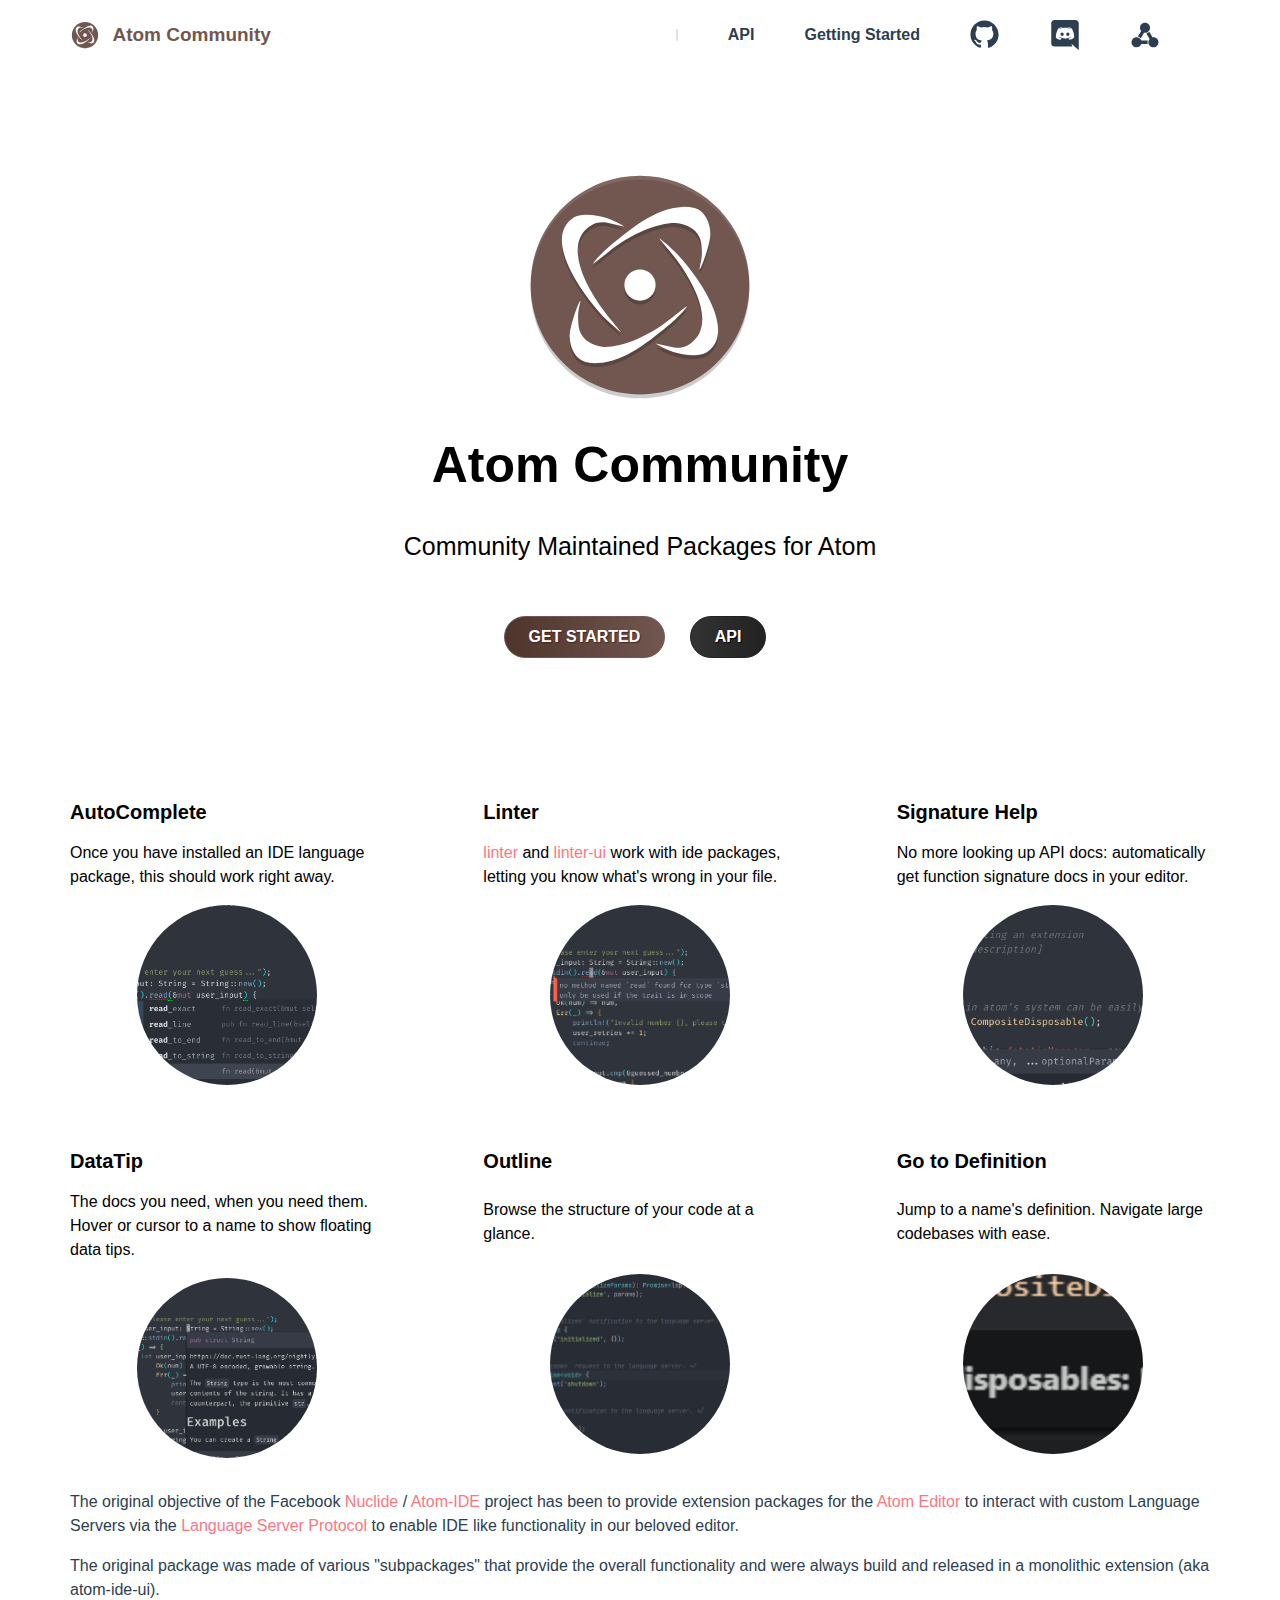
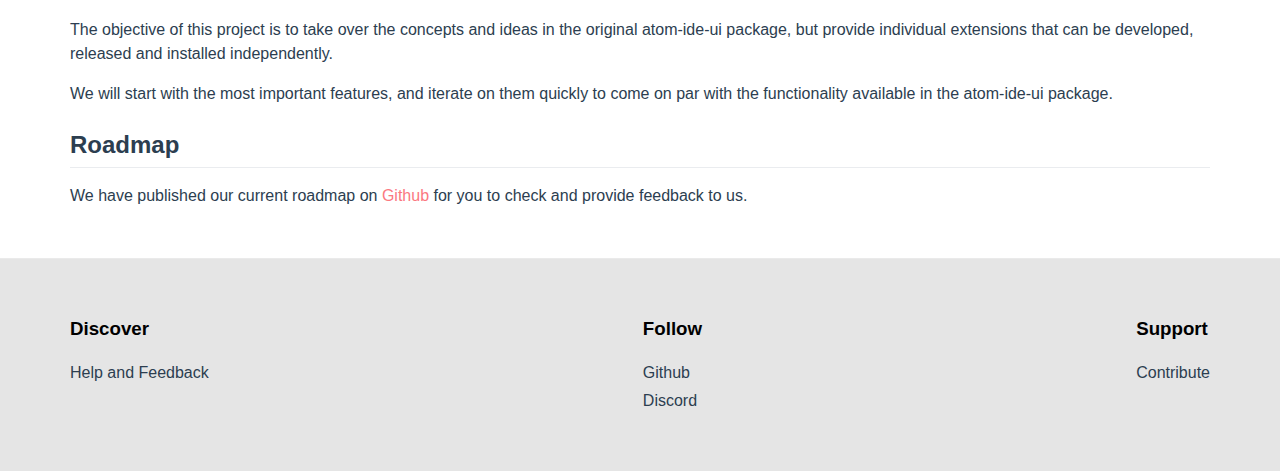
<file: index.html>
<!DOCTYPE html>
<html lang="en" dir="ltr">

<head>
  <meta charset="utf-8">
  <meta name="viewport" content="width=device-width, initial-scale=1.0">
  <title>Atom Community</title>
  <meta property="og:title" content="Atom Community">
  <meta name="generator" content="rocket 0.1">
  <link rel="canonical" href="/">
  <meta name="description" content="Atom IDE features">
  <meta property="og:description" content="Atom IDE features">
  <link rel="apple-touch-icon" sizes="180x180" href="./assets/apple-touch-icon.png">
  <link rel="icon" type="image/png" sizes="32x32" href="./assets/favicon-32x32.png">
  <link rel="icon" type="image/png" sizes="16x16" href="./assets/favicon-16x16.png">
  <link rel="manifest" href="./assets/webmanifest.json">
  <link rel="mask-icon" href="./assets/safari-pinned-tab.svg" color="#3f93ce">
  <meta name="msapplication-TileColor" content="#1d3557">
  <meta name="theme-color" content="#1d3557">
  <meta property="og:site_name" content="Atom Community">
  <meta property="og:type" content="website">
  <meta property="og:image" content="70064067.png">
  <meta property="og:url" content="/">
  <meta name="twitter:card" content="summary_large_image">
  <link rel="stylesheet" href="ee401ad0.css">
  <link rel="stylesheet" href="490f016e.css">
  <link rel="stylesheet" href="a0513237.css">
  <link rel="stylesheet" href="b8c01bc2.css">
  <link rel="stylesheet" href="8388caba.css">
  <link rel="stylesheet" href="6d509f95.css"> <noscript>&#x3C;link rel="stylesheet" href="/_merged_assets/_static/search/noscript.css"></noscript> <noscript>&#x3C;link rel="stylesheet" href="/_merged_assets/_static/noscript.css"></noscript>
  <style>
    #features {
      --feature-image-size: 180px;
      display: grid;
      grid-template-columns: repeat(auto-fill, minmax(300px, 1fr));
      column-gap: 100px;
      row-gap: 40px;
      color: var(--text-color);
      margin-bottom: 2em;
    }

    #features article,
    #features .screenshot {
      display: grid;
    }

    #features .screenshot {
      align-content: center;
      width: var(--feature-image-size);
      height: var(--feature-image-size);
      overflow: hidden;
      border-radius: 100%;
      place-self: center;
    }

    #features .screenshot img {
      transform: scale(2, 2) translate(40px);
      height: auto;
      min-height: var(--feature-image-size);
      object-fit: cover;
    }
  </style>
  <link rel="preload" href="./1fe76fa2.js" as="script" crossorigin="anonymous" />
  <link rel="preload" href="8d94b22a.js" as="script" crossorigin="anonymous" />
  <link rel="preload" href="a6d56f55.js" as="script" crossorigin="anonymous" />
  <link rel="preload" href="./0a30bcf5.js" as="script" crossorigin="anonymous" />
  <link rel="preload" href="5969e7ee.js" as="script" crossorigin="anonymous" />
  <link rel="preload" href="./4d30c7b86.js" as="script" crossorigin="anonymous" />
</head>

<body layout="layout-home.njk">
  <header id="main-header">
    <div class="content-area"> <button id="mobile-menu-trigger" data-action="trigger-mobile-menu"> <span class="sr-only">Show Menu</span> <svg xmlns="http://www.w3.org/2000/svg" aria-hidden="true" role="img" viewBox="0 0 448 512" class="icon">
          <path fill="currentColor" d="M436 124H12c-6.627 0-12-5.373-12-12V80c0-6.627 5.373-12 12-12h424c6.627 0 12 5.373 12 12v32c0 6.627-5.373 12-12 12zm0 160H12c-6.627 0-12-5.373-12-12v-32c0-6.627 5.373-12 12-12h424c6.627 0 12 5.373 12 12v32c0 6.627-5.373 12-12 12zm0 160H12c-6.627 0-12-5.373-12-12v-32c0-6.627 5.373-12 12-12h424c6.627 0 12 5.373 12 12v32c0 6.627-5.373 12-12 12z"></path>
        </svg></button> <a class="logo-link" href="/"> <img src="b11724ee.svg" alt="Atom Community Logo"> <span>Atom Community</span></a>
      <rocket-search class="search" json-url="/_merged_assets/_static/rocket-search-index.json"> <svg xmlns="http://www.w3.org/2000/svg" viewBox="0 0 129 129" style="width: 25px;">
          <path d="M51.6 96.7c11 0 21-3.9 28.8-10.5l35 35c.8.8 1.8 1.2 2.9 1.2s2.1-.4 2.9-1.2c1.6-1.6 1.6-4.2 0-5.8l-35-35c6.5-7.8 10.5-17.9 10.5-28.8 0-24.9-20.2-45.1-45.1-45.1-24.8 0-45.1 20.3-45.1 45.1 0 24.9 20.3 45.1 45.1 45.1zm0-82c20.4 0 36.9 16.6 36.9 36.9C88.5 72 72 88.5 51.6 88.5S14.7 71.9 14.7 51.6c0-20.3 16.6-36.9 36.9-36.9z"></path>
        </svg></rocket-search> 
        <a href="/api/" class="">API</a> 
        <a href="/getting-started/" class="">Getting Started</a>
            <launch-dark-switch class="light-dark-switch" label="Toggle darkmode">Toggle darkmode</launch-dark-switch> 
            <a class="social-link" href="https://github.com/atom-ide-community" aria-label="Atom Community on GitHub" rel="noopener noreferrer" target="_blank"> 
              <span class="sr-only">GitHub</span> 
              <svg xmlns="http://www.w3.org/2000/svg" viewBox="0 0 17 16" fill="none">
              <title>GitHub</title>
              <path fill="currentColor" fill-rule="evenodd"
              d="M8.18391.249268C3.82241.249268.253906 3.81777.253906 8.17927c0 3.46933 2.279874 6.44313 5.451874 7.53353.3965.0991.49563-.1983.49563-.3965v-1.3878c-2.18075.4956-2.67638-.9912-2.67638-.9912-.3965-.8922-.89212-1.1895-.89212-1.1895-.69388-.4957.09912-.4957.09912-.4957.793.0992 1.1895.793 1.1895.793.69388 1.2887 1.88338.8922 2.27988.6939.09912-.4956.29737-.8921.49562-1.0904-1.78425-.1982-3.5685-.8921-3.5685-3.96496 0-.89212.29738-1.586.793-2.08162-.09912-.19825-.3965-.99125.09913-2.08163 0 0 .69387-.19825 2.18075.793.59475-.19825 1.28862-.29737 1.9825-.29737.69387 0 1.38775.09912 1.98249.29737 1.4869-.99125 2.1808-.793 2.1808-.793.3965 1.09038.1982 1.88338.0991 2.08163.4956.59475.793 1.28862.793 2.08162 0 3.07286-1.8834 3.66766-3.66764 3.86586.29737.3965.59474.8921.59474 1.586v2.1808c0 .1982.0991.4956.5948.3965 3.172-1.0904 5.4518-4.0642 5.4518-7.53353-.0991-4.3615-3.6676-7.930002-8.02909-7.930002z"
              clip-rule="evenodd">
            </path>
          </svg>
        </a> 
        <a class="social-link" href="#" aria-label="Atom Community on Discord" rel="noopener noreferrer" target="_blank"> 
          <span class="sr-only">Discord</span> 
          <svg viewBox="0 0 24 24" xmlns="http://www.w3.org/2000/svg" fill="currentColor">
            <title>Discord</title>
            <path
              d="m3.58 21.196h14.259l-.681-2.205 1.629 1.398 1.493 1.338 2.72 2.273v-21.525c-.068-1.338-1.22-2.475-2.648-2.475l-16.767.003c-1.427 0-2.585 1.139-2.585 2.477v16.24c0 1.411 1.156 2.476 2.58 2.476zm10.548-15.513-.033.012.012-.012zm-7.631 1.269c1.833-1.334 3.532-1.27 3.532-1.27l.137.135c-2.243.535-3.26 1.537-3.26 1.537s.272-.133.747-.336c3.021-1.188 6.32-1.102 9.374.402 0 0-1.019-.937-3.124-1.537l.186-.183c.291.001 1.831.055 3.479 1.26 0 0 1.844 3.15 1.844 7.02-.061-.074-1.144 1.666-3.931 1.726 0 0-.472-.534-.808-1 1.63-.468 2.24-1.404 2.24-1.404-.535.337-1.023.537-1.419.737-.609.268-1.219.4-1.828.535-2.884.468-4.503-.315-6.033-.936l-.523-.266s.609.936 2.174 1.404c-.411.469-.818 1.002-.818 1.002-2.786-.066-3.802-1.806-3.802-1.806 0-3.876 1.833-7.02 1.833-7.02z">
            </path>
            <path d="m14.308 12.771c.711 0 1.29-.6 1.29-1.34 0-.735-.576-1.335-1.29-1.335v.003c-.708 0-1.288.598-1.29 1.338 0 .734.579 1.334 1.29 1.334z"></path>
            <path d="m9.69 12.771c.711 0 1.29-.6 1.29-1.34 0-.735-.575-1.335-1.286-1.335l-.004.003c-.711 0-1.29.598-1.29 1.338 0 .734.579 1.334 1.29 1.334z"></path>
          </svg>
        </a>
        <a class="social-link" href="https://coindataflow.com/de/aktie/ASML"> 
          <span class="sr-only"></span> 
          <img class="cdf" src="./assets/cdf.svg" alt="asml kurs">
        </a>
    </div>
  </header>
  <div id="content-wrapper">
    <div class="content-area">
      <rocket-drawer id="sidebar">
        <nav slot="content" id="sidebar-nav"> <a class="logo-link" href="/"> <img src="b11724ee.svg" alt="Atom Community Logo"> <span>Atom Community</span></a>
          <rocket-navigation>
            <ul>
              <li> <a href="/api/" class="">API</a> </li>
              <li> <a href="/getting-started/" class="">Getting Started</a> </li>
            </ul>
            <div class="sidebar-bottom">
              <hr>
              <launch-dark-switch class="light-dark-switch" label="Toggle darkmode">Toggle darkmode</launch-dark-switch> <a href="#">Help and Feedback</a>
            </div>
          </rocket-navigation>
        </nav>
      </rocket-drawer>
      <main class="markdown-body"> <img class="page-logo" src="b11724ee.svg" alt=" Logo">
        <h1 class="page-title">Atom Community</h1>
        <p class="page-slogan">Community Maintained Packages for Atom</p>
        <div class="call-to-action-list" role="list"> <a class="call-to-action" href="/getting-started/" role="listitem">Get Started</a> <a class="call-to-action" href="/api/" role="listitem">API</a> </div>
        <h2 class="reason-header"></h2>
        <section class="reasons"> </section>
        <section id="features">
          <article>
            <h3>AutoComplete</h3>
            <p>Once you have installed an IDE language package, this should work right away.</p> <a class="screenshot" href="/api/autocomplete/"> <img src="ac857a8f.png" alt="Screenshot of AutoComplete feature"> </a>
          </article>
          <article>
            <h3>Linter</h3>
            <p><a href="#">linter</a> and <a href="#">linter-ui</a> work with ide packages, letting you know what's wrong in your file.</p> <a class="screenshot" href="/api/linter/"> <img src="477ab8df.png" alt="Screenshot of Linter feature"> </a>
          </article>
          <article>
            <h3>Signature Help</h3>
            <p>No more looking up API docs: automatically get function signature docs in your editor.</p> <a class="screenshot" href="/api/sig-help/"> <img src="1a1d24db.png" alt="Screenshot of Signature Help feature"> </a>
          </article>
          <article>
            <h3>DataTip</h3>
            <p>The docs you need, when you need them. Hover or cursor to a name to show floating data tips.</p> <a class="screenshot" href="/api/datatip/"> <img src="1c76d368.png" alt="Screenshot of DataTip feature"> </a>
          </article>
          <article>
            <h3>Outline</h3>
            <p>Browse the structure of your code at a glance.</p> <a class="screenshot" href="/api/outline/"> <img src="a1062680.png" alt="Screenshot of Outline feature"> </a>
          </article>
          <article>
            <h3>Go to Definition</h3>
            <p>Jump to a name's definition. Navigate large codebases with ease.</p> <a class="screenshot" href="/api/definitions/"> <img src="360a590f.png" alt="Screenshot of Go to Definition feature"> </a>
          </article>
        </section>
        <p>The original objective of the Facebook <a href="#">Nuclide</a> / <a href="#">Atom-IDE</a> project has been to provide extension packages for the <a href="#">Atom Editor</a> to interact with custom Language Servers via the <a href="#">Language Server Protocol</a> to enable IDE like functionality in our beloved editor.</p>
        <p>The original package was made of various "subpackages" that provide the overall functionality and were always build and released in a monolithic extension (aka atom-ide-ui).</p>
        <p>The objective of this project is to take over the concepts and ideas in the original atom-ide-ui package, but provide individual extensions that can be developed, released and installed independently.</p>
        <p>We will start with the most important features, and iterate on them quickly to come on par with the functionality available in the atom-ide-ui package.</p>
        <h2 id="roadmap"><a class="anchor" href="#roadmap"><svg class="octicon octicon-link" viewBox="0 0 16 16" aria-hidden="true" width="16" height="16">
              <path fill-rule="evenodd" d="M7.775 3.275a.75.75 0 001.06 1.06l1.25-1.25a2 2 0 112.83 2.83l-2.5 2.5a2 2 0 01-2.83 0 .75.75 0 00-1.06 1.06 3.5 3.5 0 004.95 0l2.5-2.5a3.5 3.5 0 00-4.95-4.95l-1.25 1.25zm-4.69 9.64a2 2 0 010-2.83l2.5-2.5a2 2 0 012.83 0 .75.75 0 001.06-1.06 3.5 3.5 0 00-4.95 0l-2.5 2.5a3.5 3.5 0 004.95 4.95l1.25-1.25a.75.75 0 00-1.06-1.06l-1.25 1.25a2 2 0 01-2.83 0z"></path>
            </svg></a>Roadmap</h2>
        <p>We have published our current roadmap on <a href="#">Github</a> for you to check and provide feedback to us.</p>
      </main>
    </div>
  </div>
  <footer id="main-footer">
    <div id="footer-menu">
      <div class="content-area">
        <nav>
          <h3>Discover</h3>
          <ul>
            <li> <a href="#">Help and Feedback</a> </li>
          </ul>
        </nav>
        <nav>
          <h3>Follow</h3>
          <ul>
            <li> <a href="#">Github</a> </li>
            <li> <a href="#">Discord</a> </li>
          </ul>
        </nav>
        <nav>
          <h3>Support</h3>
          <ul>
            <li> <a href="#">Contribute</a> </li>
          </ul>
        </nav>
      </div>
    </div>
  </footer>
  <script> async function serviceWorkerUpdate() { if ('serviceWorker' in navigator) { const oldReg = await navigator.serviceWorker.getRegistration(); let oldSwState; if (oldReg && oldReg.active) { oldSwState = oldReg.active.state; } let refreshing; navigator.serviceWorker.addEventListener('controllerchange', async () => { if (refreshing) { return; } const newReg = await navigator.serviceWorker.getRegistration(); let newSwState; if (newReg && newReg.active) { newSwState = newReg.active.state; } if (oldSwState === 'activated' && newSwState === 'activating') { refreshing = true; window.location.reload(); } }); } } serviceWorkerUpdate();</script>
  <script inject-service-worker=""> if ('serviceWorker' in navigator) { window.addEventListener('load', function () { navigator.serviceWorker.register('service-worker.js').then(function () { console.log('ServiceWorker registered from "service-worker.js".'); }).catch(function (err) { console.log('ServiceWorker registration failed: ', err); }); }); } </script>
  <script type="module" src="./1fe76fa2.js"></script>
  <script type="module" src="./0a30bcf5.js"></script>
  <script type="module" src="./4d30c7b86.js"></script>
</body>

</html>
</file>
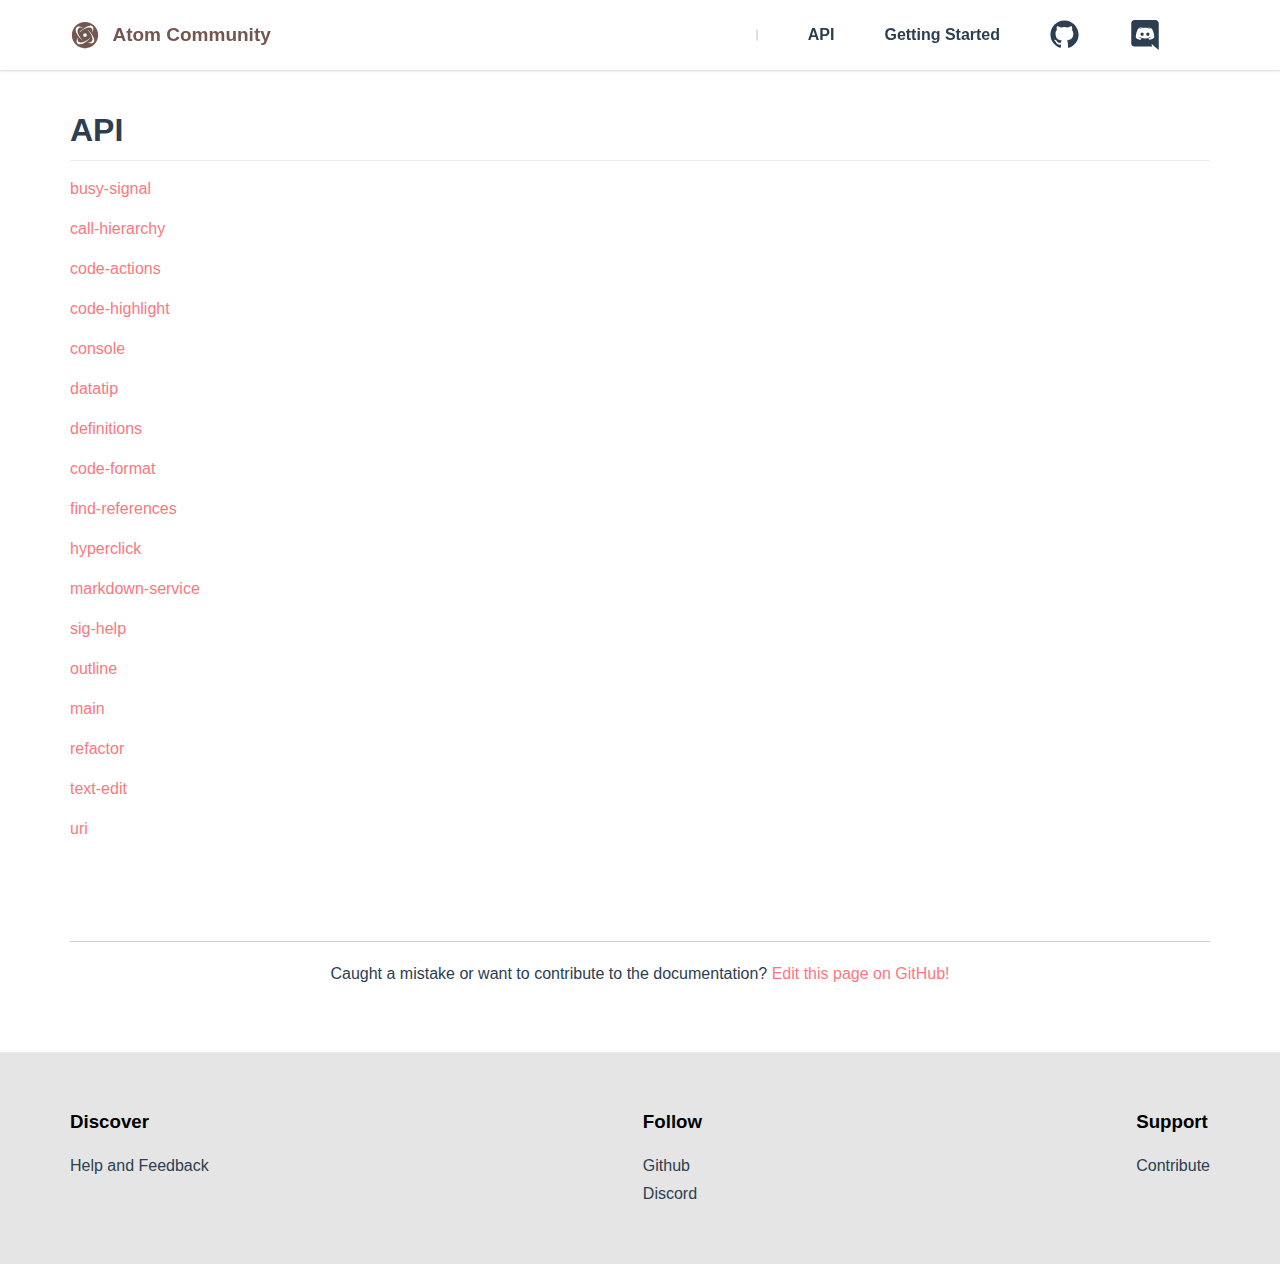
<file: api/index.html>
<!DOCTYPE html><html lang="en" dir="ltr"><head>
  
    

  



<meta charset="utf-8">
<meta name="viewport" content="width=device-width, initial-scale=1.0">
<title>API: Atom Community</title>
<meta property="og:title" content="API: Atom Community">

<meta name="generator" content="rocket 0.1">
<link rel="canonical" href="/api/">



<meta name="description" content="Atom IDE features">
<meta property="og:description" content="Atom IDE features">

  
    <link rel="apple-touch-icon" sizes="180x180" href="../assets/apple-touch-icon.png">
<link rel="icon" type="image/png" sizes="32x32" href="../assets/favicon-32x32.png">
<link rel="icon" type="image/png" sizes="16x16" href="../assets/favicon-16x16.png">
<link rel="manifest" href="../assets/webmanifest.json">
<link rel="mask-icon" href="../assets/safari-pinned-tab.svg" color="#3f93ce">
<meta name="msapplication-TileColor" content="#1d3557">
<meta name="theme-color" content="#1d3557">

  
    <meta property="og:site_name" content="Atom Community">
<meta property="og:type" content="website">

<meta property="og:image" content="../055a4e0d.png">
<meta property="og:url" content="/api/">

<meta name="twitter:card" content="summary_large_image">

  
    <link rel="stylesheet" href="../ee401ad0.css">
<link rel="stylesheet" href="../490f016e.css">
<link rel="stylesheet" href="../a0513237.css">
<link rel="stylesheet" href="../b8c01bc2.css">

<link rel="stylesheet" href="../8388caba.css">
<link rel="stylesheet" href="../6d509f95.css">



  
    <noscript>&#x3C;link rel="stylesheet" href="/_merged_assets/_static/search/noscript.css"></noscript>

  
    <noscript>&#x3C;link rel="stylesheet" href="/_merged_assets/_static/noscript.css"></noscript>

  

<link rel="preload" href="../1fe76fa2.js" as="script" crossorigin="anonymous" />
<link rel="preload" href="../8d94b22a.js" as="script" crossorigin="anonymous" />
<link rel="preload" href="../a6d56f55.js" as="script" crossorigin="anonymous" />
<link rel="preload" href="../0a30bcf5.js" as="script" crossorigin="anonymous" />
<link rel="preload" href="../5969e7ee.js" as="script" crossorigin="anonymous" />
<link rel="preload" href="../4d30c7b82.js" as="script" crossorigin="anonymous" />
</head>

  

  
  <body layout="layout-sidebar.njk">
  

    
      <header id="main-header">
  <div class="content-area">
    
      <button id="mobile-menu-trigger" data-action="trigger-mobile-menu">
	<span class="sr-only">Show Menu</span>
	      <svg xmlns="http://www.w3.org/2000/svg" aria-hidden="true" role="img" viewBox="0 0 448 512" class="icon">
        <path fill="currentColor" d="M436 124H12c-6.627 0-12-5.373-12-12V80c0-6.627 5.373-12 12-12h424c6.627 0 12 5.373 12 12v32c0 6.627-5.373 12-12 12zm0 160H12c-6.627 0-12-5.373-12-12v-32c0-6.627 5.373-12 12-12h424c6.627 0 12 5.373 12 12v32c0 6.627-5.373 12-12 12zm0 160H12c-6.627 0-12-5.373-12-12v-32c0-6.627 5.373-12 12-12h424c6.627 0 12 5.373 12 12v32c0 6.627-5.373 12-12 12z"></path>
      </svg>

</button>

    
      
	<a class="logo-link" href="/">
  <img src="../b11724ee.svg" alt="Atom Community Logo">
  <span>Atom Community</span>
</a>



    
      <rocket-search class="search" json-url="/_merged_assets/_static/rocket-search-index.json">
  <svg xmlns="http://www.w3.org/2000/svg" viewBox="0 0 129 129" style="width: 25px;">
    <path d="M51.6 96.7c11 0 21-3.9 28.8-10.5l35 35c.8.8 1.8 1.2 2.9 1.2s2.1-.4 2.9-1.2c1.6-1.6 1.6-4.2 0-5.8l-35-35c6.5-7.8 10.5-17.9 10.5-28.8 0-24.9-20.2-45.1-45.1-45.1-24.8 0-45.1 20.3-45.1 45.1 0 24.9 20.3 45.1 45.1 45.1zm0-82c20.4 0 36.9 16.6 36.9 36.9C88.5 72 72 88.5 51.6 88.5S14.7 71.9 14.7 51.6c0-20.3 16.6-36.9 36.9-36.9z"></path>
  </svg>
</rocket-search>



    
      
  <a href="/api/" class="current active">API</a>
  <a href="/getting-started/" class="">Getting Started</a>

    
      <launch-dark-switch class="light-dark-switch" label="Toggle darkmode">Toggle darkmode</launch-dark-switch>


    
      
	<a class="social-link" href="https://github.com/atom-community" aria-label="Atom Community on GitHub" rel="noopener noreferrer" target="_blank">
		<span class="sr-only">GitHub</span>
		
			<svg xmlns="http://www.w3.org/2000/svg" viewBox="0 0 17 16" fill="none">
  <title>GitHub</title>
  <path fill="currentColor" fill-rule="evenodd" d="M8.18391.249268C3.82241.249268.253906 3.81777.253906 8.17927c0 3.46933 2.279874 6.44313 5.451874 7.53353.3965.0991.49563-.1983.49563-.3965v-1.3878c-2.18075.4956-2.67638-.9912-2.67638-.9912-.3965-.8922-.89212-1.1895-.89212-1.1895-.69388-.4957.09912-.4957.09912-.4957.793.0992 1.1895.793 1.1895.793.69388 1.2887 1.88338.8922 2.27988.6939.09912-.4956.29737-.8921.49562-1.0904-1.78425-.1982-3.5685-.8921-3.5685-3.96496 0-.89212.29738-1.586.793-2.08162-.09912-.19825-.3965-.99125.09913-2.08163 0 0 .69387-.19825 2.18075.793.59475-.19825 1.28862-.29737 1.9825-.29737.69387 0 1.38775.09912 1.98249.29737 1.4869-.99125 2.1808-.793 2.1808-.793.3965 1.09038.1982 1.88338.0991 2.08163.4956.59475.793 1.28862.793 2.08162 0 3.07286-1.8834 3.66766-3.66764 3.86586.29737.3965.59474.8921.59474 1.586v2.1808c0 .1982.0991.4956.5948.3965 3.172-1.0904 5.4518-4.0642 5.4518-7.53353-.0991-4.3615-3.6676-7.930002-8.02909-7.930002z" clip-rule="evenodd"></path>
</svg>

		
	</a>
	<a class="social-link" href="https://discord.gg/R4KV8jTVpS" aria-label="Atom Community on Discord" rel="noopener noreferrer" target="_blank">
		<span class="sr-only">Discord</span>
		
			<svg viewBox="0 0 24 24" xmlns="http://www.w3.org/2000/svg" fill="currentColor">
  <title>Discord</title>
  <path d="m3.58 21.196h14.259l-.681-2.205 1.629 1.398 1.493 1.338 2.72 2.273v-21.525c-.068-1.338-1.22-2.475-2.648-2.475l-16.767.003c-1.427 0-2.585 1.139-2.585 2.477v16.24c0 1.411 1.156 2.476 2.58 2.476zm10.548-15.513-.033.012.012-.012zm-7.631 1.269c1.833-1.334 3.532-1.27 3.532-1.27l.137.135c-2.243.535-3.26 1.537-3.26 1.537s.272-.133.747-.336c3.021-1.188 6.32-1.102 9.374.402 0 0-1.019-.937-3.124-1.537l.186-.183c.291.001 1.831.055 3.479 1.26 0 0 1.844 3.15 1.844 7.02-.061-.074-1.144 1.666-3.931 1.726 0 0-.472-.534-.808-1 1.63-.468 2.24-1.404 2.24-1.404-.535.337-1.023.537-1.419.737-.609.268-1.219.4-1.828.535-2.884.468-4.503-.315-6.033-.936l-.523-.266s.609.936 2.174 1.404c-.411.469-.818 1.002-.818 1.002-2.786-.066-3.802-1.806-3.802-1.806 0-3.876 1.833-7.02 1.833-7.02z"></path>
  <path d="m14.308 12.771c.711 0 1.29-.6 1.29-1.34 0-.735-.576-1.335-1.29-1.335v.003c-.708 0-1.288.598-1.29 1.338 0 .734.579 1.334 1.29 1.334z"></path>
  <path d="m9.69 12.771c.711 0 1.29-.6 1.29-1.34 0-.735-.575-1.335-1.286-1.335l-.004.003c-.711 0-1.29.598-1.29 1.338 0 .734.579 1.334 1.29 1.334z"></path>
</svg>

		
	</a>

    
  </div>
</header>

    

    
  <div id="content-wrapper">
    <div class="content-area">
      
        <rocket-drawer id="sidebar">
  <nav slot="content" id="sidebar-nav">
    
      <a class="logo-link" href="/">
  <img src="../b11724ee.svg" alt="Atom Community Logo">
  <span>Atom Community</span>
</a>


    
      <rocket-navigation>
  <ul><li class="menu-item">
<a href="/api/autocomplete/">AutoComplete</a>

</li>
<li class="menu-item">
<a href="/api/busy-signal/">Busy Signal</a>

</li>
<li class="menu-item">
<a href="/api/call-hierarchy/">Call Hierarchy</a>

</li>
<li class="menu-item">
<a href="/api/code-actions/">Code Actions</a>

</li>
<li class="menu-item">
<a href="/api/code-format/">Code Format</a>

</li>
<li class="menu-item">
<a href="/api/code-highlight/">Code Highlight</a>

</li>
<li class="menu-item">
<a href="/api/console/">Console</a>

</li>
<li class="menu-item">
<a href="/api/datatip/">Datatip</a>

</li>
<li class="menu-item">
<a href="/api/definitions/">Go to Definition</a>

</li>
<li class="menu-item">
<a href="/api/find-references/">Find References</a>

</li>
<li class="menu-item">
<a href="/api/hyperclick/">Hyperclick</a>

</li>
<li class="menu-item">
<a href="/api/linter/">Linter</a>

</li>
<li class="menu-item">
<a href="/api/main/">Main</a>

</li>
<li class="menu-item">
<a href="/api/markdown-service/">Markdown Service</a>

</li>
<li class="menu-item">
<a href="/api/outline/">Outline</a>

</li>
<li class="menu-item">
<a href="/api/refactor/">Refactor</a>

</li>
<li class="menu-item">
<a href="/api/sig-help/">Signature Help</a>

</li>
<li class="menu-item">
<a href="/api/text-edit/">Text Edit</a>

</li>
<li class="menu-item">
<a href="/api/uri/">URI</a>

</li></ul>
  <div class="sidebar-bottom">
  <hr>
  <launch-dark-switch class="light-dark-switch" label="Toggle darkmode">Toggle darkmode</launch-dark-switch>


  <a href="https://github.com/atom-community/atom-community.github.io/issues">Help and Feedback</a>
</div>

</rocket-navigation>

    
  </nav>
</rocket-drawer>

      
      
        <main class="markdown-body">
  
    <h1 id="api"><a class="anchor" href="#api"><svg class="octicon octicon-link" viewBox="0 0 16 16" aria-hidden="true" width="16" height="16"><path fill-rule="evenodd" d="M7.775 3.275a.75.75 0 001.06 1.06l1.25-1.25a2 2 0 112.83 2.83l-2.5 2.5a2 2 0 01-2.83 0 .75.75 0 00-1.06 1.06 3.5 3.5 0 004.95 0l2.5-2.5a3.5 3.5 0 00-4.95-4.95l-1.25 1.25zm-4.69 9.64a2 2 0 010-2.83l2.5-2.5a2 2 0 012.83 0 .75.75 0 001.06-1.06 3.5 3.5 0 00-4.95 0l-2.5 2.5a3.5 3.5 0 004.95 4.95l1.25-1.25a.75.75 0 00-1.06-1.06l-1.25 1.25a2 2 0 01-2.83 0z"></path></svg></a>API</h1>
<p><a href="./busy-signal/">busy-signal</a></p>
<p><a href="./call-hierarchy/">call-hierarchy</a></p>
<p><a href="./code-actions/">code-actions</a></p>
<p><a href="./code-highlight/">code-highlight</a></p>
<p><a href="./console/">console</a></p>
<p><a href="./datatip/">datatip</a></p>
<p><a href="./definitions/">definitions</a></p>
<p><a href="./code-format/">code-format</a></p>
<p><a href="./find-references/">find-references</a></p>
<p><a href="./hyperclick/">hyperclick</a></p>
<p><a href="./markdown-service/">markdown-service</a></p>
<p><a href="./sig-help/">sig-help</a></p>
<p><a href="./outline/">outline</a></p>
<p><a href="./main/">main</a></p>
<p><a href="./refactor/">refactor</a></p>
<p><a href="./text-edit/">text-edit</a></p>
<p><a href="./uri/">uri</a></p>

  
    <div class="content-footer">
  <p>
    Caught a mistake or want to contribute to the documentation?
    <a href="https://github.com/atom-community/atom-community.github.io/edit/master/./docs/api/index.md">Edit this page on GitHub!</a>
  </p>
</div>

  
</main>

      
    </div>
  </div>


    
      <footer id="main-footer">
  
    

  
    <div id="footer-menu">
  <div class="content-area">
    
      <nav>
        <h3>Discover</h3>
        <ul>
          
            <li>
              <a href="https://github.com/atom-community/atom/discussions">Help and Feedback</a>
            </li>
          
        </ul>
      </nav>
    
      <nav>
        <h3>Follow</h3>
        <ul>
          
            <li>
              <a href="https://github.com/atom-community">Github</a>
            </li>
          
            <li>
              <a href="https://discord.gg/R4KV8jTVpS">Discord</a>
            </li>
          
        </ul>
      </nav>
    
      <nav>
        <h3>Support</h3>
        <ul>
          
            <li>
              <a href="https://github.com/atom-community/atom/discussions">Contribute</a>
            </li>
          
        </ul>
      </nav>
    
  </div>
</div>

  
</footer>

    

    
  


  <script>
  async function serviceWorkerUpdate() {
  if ('serviceWorker' in navigator) {
    const oldReg = await navigator.serviceWorker.getRegistration();
    let oldSwState;
    if (oldReg && oldReg.active) {
      oldSwState = oldReg.active.state;
    }

    let refreshing;

    navigator.serviceWorker.addEventListener('controllerchange', async () => {
      if (refreshing) {
        return;
      }

      const newReg = await navigator.serviceWorker.getRegistration();
      let newSwState;
      if (newReg && newReg.active) {
        newSwState = newReg.active.state;
      }

      if (oldSwState === 'activated' && newSwState === 'activating') {
        refreshing = true;
        window.location.reload();
      }
    });
  }
}

serviceWorkerUpdate();

</script>


  



  

<script inject-service-worker="">
    if ('serviceWorker' in navigator) {
      window.addEventListener('load', function() {
        navigator.serviceWorker
          .register('../service-worker.js')
          .then(function() {
            console.log('ServiceWorker registered from "../service-worker.js".');
          })
          .catch(function(err) {
            console.log('ServiceWorker registration failed: ', err);
          });
      });
    }
  </script>
<script type="module" src="../1fe76fa2.js"></script>
<script type="module" src="../0a30bcf5.js"></script>
<script type="module" src="../4d30c7b82.js"></script>

</body></html>
</file>
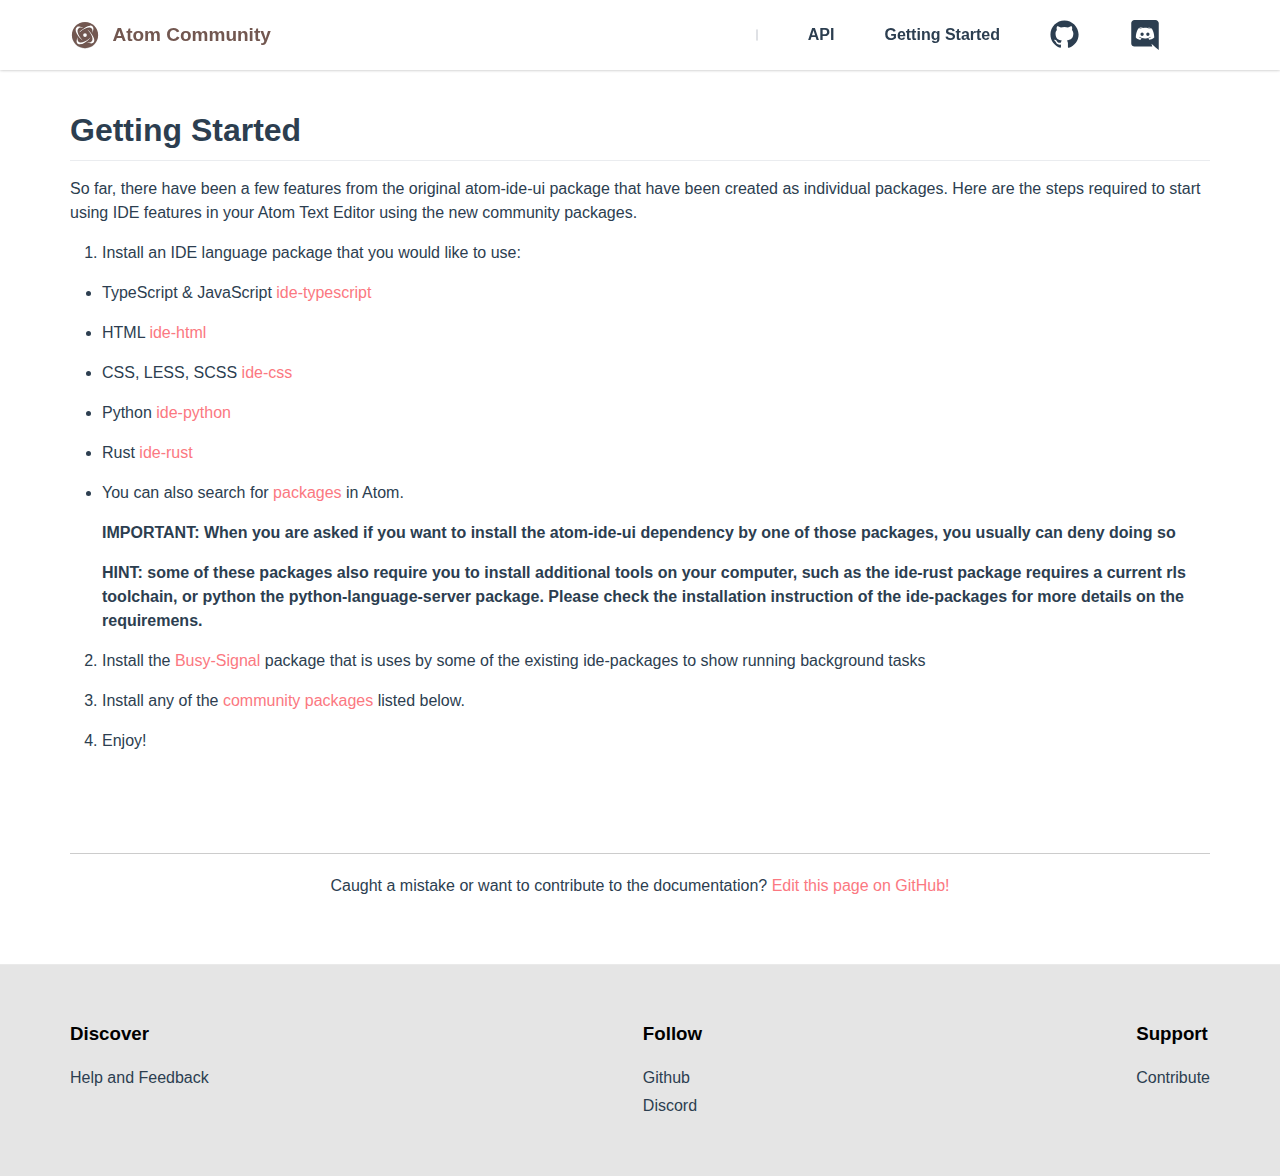
<file: getting-started/index.html>
<!DOCTYPE html><html lang="en" dir="ltr"><head>
  
    

  



<meta charset="utf-8">
<meta name="viewport" content="width=device-width, initial-scale=1.0">
<title>Getting Started: Atom Community</title>
<meta property="og:title" content="Getting Started: Atom Community">

<meta name="generator" content="rocket 0.1">
<link rel="canonical" href="/getting-started/">



<meta name="description" content="Atom IDE features">
<meta property="og:description" content="Atom IDE features">

  
    <link rel="apple-touch-icon" sizes="180x180" href="../assets/apple-touch-icon.png">
<link rel="icon" type="image/png" sizes="32x32" href="../assets/favicon-32x32.png">
<link rel="icon" type="image/png" sizes="16x16" href="../assets/favicon-16x16.png">
<link rel="manifest" href="../assets/webmanifest.json">
<link rel="mask-icon" href="../assets/safari-pinned-tab.svg" color="#3f93ce">
<meta name="msapplication-TileColor" content="#1d3557">
<meta name="theme-color" content="#1d3557">

  
    <meta property="og:site_name" content="Atom Community">
<meta property="og:type" content="website">

<meta property="og:image" content="../a92522c5.png">
<meta property="og:url" content="/getting-started/">

<meta name="twitter:card" content="summary_large_image">

  
    <link rel="stylesheet" href="../ee401ad0.css">
<link rel="stylesheet" href="../490f016e.css">
<link rel="stylesheet" href="../a0513237.css">
<link rel="stylesheet" href="../b8c01bc2.css">

<link rel="stylesheet" href="../8388caba.css">
<link rel="stylesheet" href="../6d509f95.css">



  
    <noscript>&#x3C;link rel="stylesheet" href="/_merged_assets/_static/search/noscript.css"></noscript>

  
    <noscript>&#x3C;link rel="stylesheet" href="/_merged_assets/_static/noscript.css"></noscript>

  

<link rel="preload" href="../1fe76fa2.js" as="script" crossorigin="anonymous" />
<link rel="preload" href="../8d94b22a.js" as="script" crossorigin="anonymous" />
<link rel="preload" href="../a6d56f55.js" as="script" crossorigin="anonymous" />
<link rel="preload" href="../0a30bcf5.js" as="script" crossorigin="anonymous" />
<link rel="preload" href="../5969e7ee.js" as="script" crossorigin="anonymous" />
<link rel="preload" href="../4d30c7b85.js" as="script" crossorigin="anonymous" />
</head>

  

  
  <body layout="layout-sidebar.njk">
  

    
      <header id="main-header">
  <div class="content-area">
    
      <button id="mobile-menu-trigger" data-action="trigger-mobile-menu">
	<span class="sr-only">Show Menu</span>
	      <svg xmlns="http://www.w3.org/2000/svg" aria-hidden="true" role="img" viewBox="0 0 448 512" class="icon">
        <path fill="currentColor" d="M436 124H12c-6.627 0-12-5.373-12-12V80c0-6.627 5.373-12 12-12h424c6.627 0 12 5.373 12 12v32c0 6.627-5.373 12-12 12zm0 160H12c-6.627 0-12-5.373-12-12v-32c0-6.627 5.373-12 12-12h424c6.627 0 12 5.373 12 12v32c0 6.627-5.373 12-12 12zm0 160H12c-6.627 0-12-5.373-12-12v-32c0-6.627 5.373-12 12-12h424c6.627 0 12 5.373 12 12v32c0 6.627-5.373 12-12 12z"></path>
      </svg>

</button>

    
      
	<a class="logo-link" href="/">
  <img src="../b11724ee.svg" alt="Atom Community Logo">
  <span>Atom Community</span>
</a>



    
      <rocket-search class="search" json-url="/_merged_assets/_static/rocket-search-index.json">
  <svg xmlns="http://www.w3.org/2000/svg" viewBox="0 0 129 129" style="width: 25px;">
    <path d="M51.6 96.7c11 0 21-3.9 28.8-10.5l35 35c.8.8 1.8 1.2 2.9 1.2s2.1-.4 2.9-1.2c1.6-1.6 1.6-4.2 0-5.8l-35-35c6.5-7.8 10.5-17.9 10.5-28.8 0-24.9-20.2-45.1-45.1-45.1-24.8 0-45.1 20.3-45.1 45.1 0 24.9 20.3 45.1 45.1 45.1zm0-82c20.4 0 36.9 16.6 36.9 36.9C88.5 72 72 88.5 51.6 88.5S14.7 71.9 14.7 51.6c0-20.3 16.6-36.9 36.9-36.9z"></path>
  </svg>
</rocket-search>



    
      
  <a href="/api/" class="">API</a>
  <a href="/getting-started/" class="current active">Getting Started</a>

    
      <launch-dark-switch class="light-dark-switch" label="Toggle darkmode">Toggle darkmode</launch-dark-switch>


    
      
	<a class="social-link" href="https://github.com/atom-community" aria-label="Atom Community on GitHub" rel="noopener noreferrer" target="_blank">
		<span class="sr-only">GitHub</span>
		
			<svg xmlns="http://www.w3.org/2000/svg" viewBox="0 0 17 16" fill="none">
  <title>GitHub</title>
  <path fill="currentColor" fill-rule="evenodd" d="M8.18391.249268C3.82241.249268.253906 3.81777.253906 8.17927c0 3.46933 2.279874 6.44313 5.451874 7.53353.3965.0991.49563-.1983.49563-.3965v-1.3878c-2.18075.4956-2.67638-.9912-2.67638-.9912-.3965-.8922-.89212-1.1895-.89212-1.1895-.69388-.4957.09912-.4957.09912-.4957.793.0992 1.1895.793 1.1895.793.69388 1.2887 1.88338.8922 2.27988.6939.09912-.4956.29737-.8921.49562-1.0904-1.78425-.1982-3.5685-.8921-3.5685-3.96496 0-.89212.29738-1.586.793-2.08162-.09912-.19825-.3965-.99125.09913-2.08163 0 0 .69387-.19825 2.18075.793.59475-.19825 1.28862-.29737 1.9825-.29737.69387 0 1.38775.09912 1.98249.29737 1.4869-.99125 2.1808-.793 2.1808-.793.3965 1.09038.1982 1.88338.0991 2.08163.4956.59475.793 1.28862.793 2.08162 0 3.07286-1.8834 3.66766-3.66764 3.86586.29737.3965.59474.8921.59474 1.586v2.1808c0 .1982.0991.4956.5948.3965 3.172-1.0904 5.4518-4.0642 5.4518-7.53353-.0991-4.3615-3.6676-7.930002-8.02909-7.930002z" clip-rule="evenodd"></path>
</svg>

		
	</a>
	<a class="social-link" href="https://discord.gg/R4KV8jTVpS" aria-label="Atom Community on Discord" rel="noopener noreferrer" target="_blank">
		<span class="sr-only">Discord</span>
		
			<svg viewBox="0 0 24 24" xmlns="http://www.w3.org/2000/svg" fill="currentColor">
  <title>Discord</title>
  <path d="m3.58 21.196h14.259l-.681-2.205 1.629 1.398 1.493 1.338 2.72 2.273v-21.525c-.068-1.338-1.22-2.475-2.648-2.475l-16.767.003c-1.427 0-2.585 1.139-2.585 2.477v16.24c0 1.411 1.156 2.476 2.58 2.476zm10.548-15.513-.033.012.012-.012zm-7.631 1.269c1.833-1.334 3.532-1.27 3.532-1.27l.137.135c-2.243.535-3.26 1.537-3.26 1.537s.272-.133.747-.336c3.021-1.188 6.32-1.102 9.374.402 0 0-1.019-.937-3.124-1.537l.186-.183c.291.001 1.831.055 3.479 1.26 0 0 1.844 3.15 1.844 7.02-.061-.074-1.144 1.666-3.931 1.726 0 0-.472-.534-.808-1 1.63-.468 2.24-1.404 2.24-1.404-.535.337-1.023.537-1.419.737-.609.268-1.219.4-1.828.535-2.884.468-4.503-.315-6.033-.936l-.523-.266s.609.936 2.174 1.404c-.411.469-.818 1.002-.818 1.002-2.786-.066-3.802-1.806-3.802-1.806 0-3.876 1.833-7.02 1.833-7.02z"></path>
  <path d="m14.308 12.771c.711 0 1.29-.6 1.29-1.34 0-.735-.576-1.335-1.29-1.335v.003c-.708 0-1.288.598-1.29 1.338 0 .734.579 1.334 1.29 1.334z"></path>
  <path d="m9.69 12.771c.711 0 1.29-.6 1.29-1.34 0-.735-.575-1.335-1.286-1.335l-.004.003c-.711 0-1.29.598-1.29 1.338 0 .734.579 1.334 1.29 1.334z"></path>
</svg>

		
	</a>

    
  </div>
</header>

    

    
  <div id="content-wrapper">
    <div class="content-area">
      
        <rocket-drawer id="sidebar">
  <nav slot="content" id="sidebar-nav">
    
      <a class="logo-link" href="/">
  <img src="../b11724ee.svg" alt="Atom Community Logo">
  <span>Atom Community</span>
</a>


    
      <rocket-navigation>
  
  <div class="sidebar-bottom">
  <hr>
  <launch-dark-switch class="light-dark-switch" label="Toggle darkmode">Toggle darkmode</launch-dark-switch>


  <a href="https://github.com/atom-community/atom-community.github.io/issues">Help and Feedback</a>
</div>

</rocket-navigation>

    
  </nav>
</rocket-drawer>

      
      
        <main class="markdown-body">
  
    <h1 id="getting-started"><a class="anchor" href="#getting-started"><svg class="octicon octicon-link" viewBox="0 0 16 16" aria-hidden="true" width="16" height="16"><path fill-rule="evenodd" d="M7.775 3.275a.75.75 0 001.06 1.06l1.25-1.25a2 2 0 112.83 2.83l-2.5 2.5a2 2 0 01-2.83 0 .75.75 0 00-1.06 1.06 3.5 3.5 0 004.95 0l2.5-2.5a3.5 3.5 0 00-4.95-4.95l-1.25 1.25zm-4.69 9.64a2 2 0 010-2.83l2.5-2.5a2 2 0 012.83 0 .75.75 0 001.06-1.06 3.5 3.5 0 00-4.95 0l-2.5 2.5a3.5 3.5 0 004.95 4.95l1.25-1.25a.75.75 0 00-1.06-1.06l-1.25 1.25a2 2 0 01-2.83 0z"></path></svg></a>Getting Started</h1>
<p>So far, there have been a few features from the original atom-ide-ui package that have been created as individual packages. Here are the steps required to start using IDE features in your Atom Text Editor using the new community packages.</p>
<ol>
<li>Install an IDE language package that you would like to use:</li>
</ol>
<ul>
<li>
<p>TypeScript &amp; JavaScript <a href="https://atom.io/packages/ide-typescript">ide-typescript</a></p>
</li>
<li>
<p>HTML <a href="https://atom.io/packages/ide-html">ide-html</a></p>
</li>
<li>
<p>CSS, LESS, SCSS <a href="https://atom.io/packages/ide-css">ide-css</a></p>
</li>
<li>
<p>Python <a href="https://atom.io/packages/ide-python">ide-python</a></p>
</li>
<li>
<p>Rust <a href="https://atom.io/packages/ide-rust">ide-rust</a></p>
</li>
<li>
<p>You can also search for <a href="https://atom.io/packages/search?q=IDE">packages</a> in Atom.</p>
<p><strong>IMPORTANT: When you are asked if you want to install the atom-ide-ui dependency by one of those packages, you usually can deny doing so</strong></p>
<p><strong>HINT: some of these packages also require you to install additional tools on your computer, such as the ide-rust package requires a current rls toolchain, or python the python-language-server package. Please check the installation instruction of the ide-packages for more details on the requiremens.</strong></p>
</li>
</ul>
<ol start="2">
<li>
<p>Install the <a href="https://atom.io/packages/busy-signal">Busy-Signal</a> package that is uses by some of the existing ide-packages to show running background tasks</p>
</li>
<li>
<p>Install any of the <a href="https://atom.io/users/atom-community">community packages</a> listed below.</p>
</li>
<li>
<p>Enjoy!</p>
</li>
</ol>

  
    <div class="content-footer">
  <p>
    Caught a mistake or want to contribute to the documentation?
    <a href="https://github.com/atom-community/atom-community.github.io/edit/master/./docs/getting-started/index.md">Edit this page on GitHub!</a>
  </p>
</div>

  
</main>

      
    </div>
  </div>


    
      <footer id="main-footer">
  
    

  
    <div id="footer-menu">
  <div class="content-area">
    
      <nav>
        <h3>Discover</h3>
        <ul>
          
            <li>
              <a href="https://github.com/atom-community/atom/discussions">Help and Feedback</a>
            </li>
          
        </ul>
      </nav>
    
      <nav>
        <h3>Follow</h3>
        <ul>
          
            <li>
              <a href="https://github.com/atom-community">Github</a>
            </li>
          
            <li>
              <a href="https://discord.gg/R4KV8jTVpS">Discord</a>
            </li>
          
        </ul>
      </nav>
    
      <nav>
        <h3>Support</h3>
        <ul>
          
            <li>
              <a href="https://github.com/atom-community/atom/discussions">Contribute</a>
            </li>
          
        </ul>
      </nav>
    
  </div>
</div>

  
</footer>

    

    
  


  <script>
  async function serviceWorkerUpdate() {
  if ('serviceWorker' in navigator) {
    const oldReg = await navigator.serviceWorker.getRegistration();
    let oldSwState;
    if (oldReg && oldReg.active) {
      oldSwState = oldReg.active.state;
    }

    let refreshing;

    navigator.serviceWorker.addEventListener('controllerchange', async () => {
      if (refreshing) {
        return;
      }

      const newReg = await navigator.serviceWorker.getRegistration();
      let newSwState;
      if (newReg && newReg.active) {
        newSwState = newReg.active.state;
      }

      if (oldSwState === 'activated' && newSwState === 'activating') {
        refreshing = true;
        window.location.reload();
      }
    });
  }
}

serviceWorkerUpdate();

</script>


  



  

<script inject-service-worker="">
    if ('serviceWorker' in navigator) {
      window.addEventListener('load', function() {
        navigator.serviceWorker
          .register('../service-worker.js')
          .then(function() {
            console.log('ServiceWorker registered from "../service-worker.js".');
          })
          .catch(function(err) {
            console.log('ServiceWorker registration failed: ', err);
          });
      });
    }
  </script>
<script type="module" src="../1fe76fa2.js"></script>
<script type="module" src="../0a30bcf5.js"></script>
<script type="module" src="../4d30c7b85.js"></script>

</body></html>
</file>
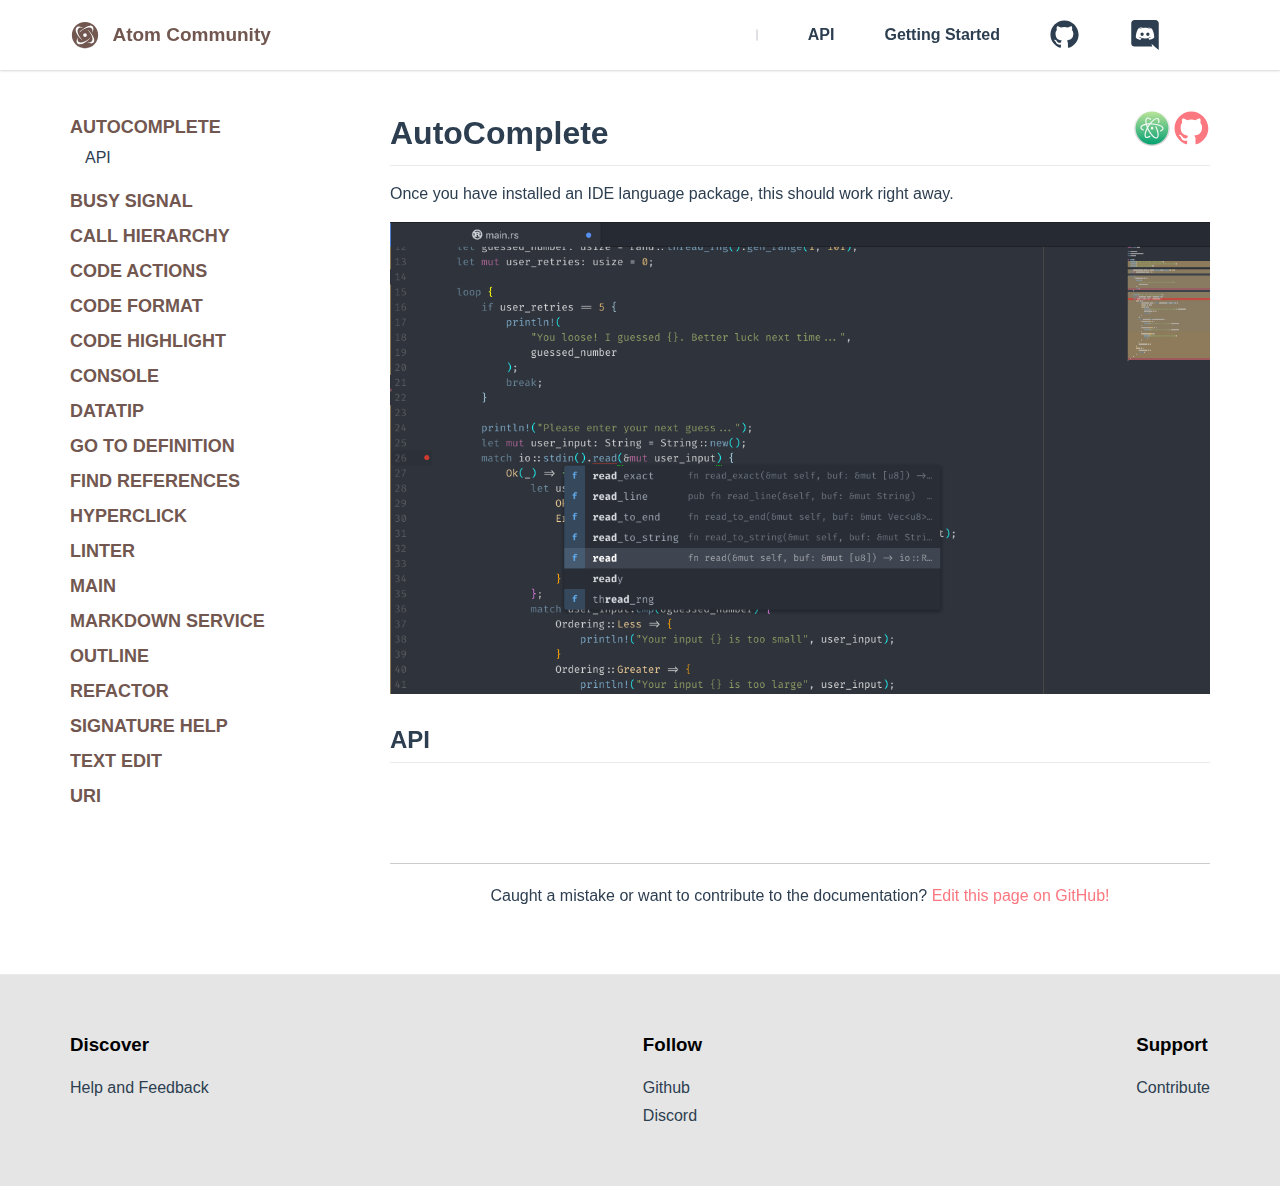
<file: api/autocomplete/index.html>
<!DOCTYPE html><html lang="en" dir="ltr"><head>
  
    

  



<meta charset="utf-8">
<meta name="viewport" content="width=device-width, initial-scale=1.0">
<title>AutoComplete: Atom Community</title>
<meta property="og:title" content="AutoComplete: Atom Community">

<meta name="generator" content="rocket 0.1">
<link rel="canonical" href="/api/autocomplete/">



<meta name="description" content="Atom IDE features">
<meta property="og:description" content="Atom IDE features">

  
    <link rel="apple-touch-icon" sizes="180x180" href="../../assets/apple-touch-icon.png">
<link rel="icon" type="image/png" sizes="32x32" href="../../assets/favicon-32x32.png">
<link rel="icon" type="image/png" sizes="16x16" href="../../assets/favicon-16x16.png">
<link rel="manifest" href="../../assets/webmanifest.json">
<link rel="mask-icon" href="../../assets/safari-pinned-tab.svg" color="#3f93ce">
<meta name="msapplication-TileColor" content="#1d3557">
<meta name="theme-color" content="#1d3557">

  
    <meta property="og:site_name" content="Atom Community">
<meta property="og:type" content="website">

<meta property="og:image" content="../../5c22e8c1.png">
<meta property="og:url" content="/api/autocomplete/">

<meta name="twitter:card" content="summary_large_image">

  
    <link rel="stylesheet" href="../../ee401ad0.css">
<link rel="stylesheet" href="../../490f016e.css">
<link rel="stylesheet" href="../../a0513237.css">
<link rel="stylesheet" href="../../b8c01bc2.css">

<link rel="stylesheet" href="../../8388caba.css">
<link rel="stylesheet" href="../../6d509f95.css">



  
    <noscript>&#x3C;link rel="stylesheet" href="/_merged_assets/_static/search/noscript.css"></noscript>

  
    <noscript>&#x3C;link rel="stylesheet" href="/_merged_assets/_static/noscript.css"></noscript>

  

<link rel="preload" href="../../1fe76fa2.js" as="script" crossorigin="anonymous" />
<link rel="preload" href="../../8d94b22a.js" as="script" crossorigin="anonymous" />
<link rel="preload" href="../../a6d56f55.js" as="script" crossorigin="anonymous" />
<link rel="preload" href="../../0a30bcf5.js" as="script" crossorigin="anonymous" />
<link rel="preload" href="../../5969e7ee.js" as="script" crossorigin="anonymous" />
<link rel="preload" href="../../81d5322c.js" as="script" crossorigin="anonymous" />
<link rel="preload" href="../../4d30c7b8.js" as="script" crossorigin="anonymous" />
</head>

  

  
  <body layout="layout-api">
  

    
      <header id="main-header">
  <div class="content-area">
    
      <button id="mobile-menu-trigger" data-action="trigger-mobile-menu">
	<span class="sr-only">Show Menu</span>
	      <svg xmlns="http://www.w3.org/2000/svg" aria-hidden="true" role="img" viewBox="0 0 448 512" class="icon">
        <path fill="currentColor" d="M436 124H12c-6.627 0-12-5.373-12-12V80c0-6.627 5.373-12 12-12h424c6.627 0 12 5.373 12 12v32c0 6.627-5.373 12-12 12zm0 160H12c-6.627 0-12-5.373-12-12v-32c0-6.627 5.373-12 12-12h424c6.627 0 12 5.373 12 12v32c0 6.627-5.373 12-12 12zm0 160H12c-6.627 0-12-5.373-12-12v-32c0-6.627 5.373-12 12-12h424c6.627 0 12 5.373 12 12v32c0 6.627-5.373 12-12 12z"></path>
      </svg>

</button>

    
      
	<a class="logo-link" href="/">
  <img src="../../b11724ee.svg" alt="Atom Community Logo">
  <span>Atom Community</span>
</a>



    
      <rocket-search class="search" json-url="/_merged_assets/_static/rocket-search-index.json">
  <svg xmlns="http://www.w3.org/2000/svg" viewBox="0 0 129 129" style="width: 25px;">
    <path d="M51.6 96.7c11 0 21-3.9 28.8-10.5l35 35c.8.8 1.8 1.2 2.9 1.2s2.1-.4 2.9-1.2c1.6-1.6 1.6-4.2 0-5.8l-35-35c6.5-7.8 10.5-17.9 10.5-28.8 0-24.9-20.2-45.1-45.1-45.1-24.8 0-45.1 20.3-45.1 45.1 0 24.9 20.3 45.1 45.1 45.1zm0-82c20.4 0 36.9 16.6 36.9 36.9C88.5 72 72 88.5 51.6 88.5S14.7 71.9 14.7 51.6c0-20.3 16.6-36.9 36.9-36.9z"></path>
  </svg>
</rocket-search>



    
      
  <a href="/api/" class="active">API</a>
  <a href="/getting-started/" class="">Getting Started</a>

    
      <launch-dark-switch class="light-dark-switch" label="Toggle darkmode">Toggle darkmode</launch-dark-switch>


    
      
	<a class="social-link" href="https://github.com/atom-community" aria-label="Atom Community on GitHub" rel="noopener noreferrer" target="_blank">
		<span class="sr-only">GitHub</span>
		
			<svg xmlns="http://www.w3.org/2000/svg" viewBox="0 0 17 16" fill="none">
  <title>GitHub</title>
  <path fill="currentColor" fill-rule="evenodd" d="M8.18391.249268C3.82241.249268.253906 3.81777.253906 8.17927c0 3.46933 2.279874 6.44313 5.451874 7.53353.3965.0991.49563-.1983.49563-.3965v-1.3878c-2.18075.4956-2.67638-.9912-2.67638-.9912-.3965-.8922-.89212-1.1895-.89212-1.1895-.69388-.4957.09912-.4957.09912-.4957.793.0992 1.1895.793 1.1895.793.69388 1.2887 1.88338.8922 2.27988.6939.09912-.4956.29737-.8921.49562-1.0904-1.78425-.1982-3.5685-.8921-3.5685-3.96496 0-.89212.29738-1.586.793-2.08162-.09912-.19825-.3965-.99125.09913-2.08163 0 0 .69387-.19825 2.18075.793.59475-.19825 1.28862-.29737 1.9825-.29737.69387 0 1.38775.09912 1.98249.29737 1.4869-.99125 2.1808-.793 2.1808-.793.3965 1.09038.1982 1.88338.0991 2.08163.4956.59475.793 1.28862.793 2.08162 0 3.07286-1.8834 3.66766-3.66764 3.86586.29737.3965.59474.8921.59474 1.586v2.1808c0 .1982.0991.4956.5948.3965 3.172-1.0904 5.4518-4.0642 5.4518-7.53353-.0991-4.3615-3.6676-7.930002-8.02909-7.930002z" clip-rule="evenodd"></path>
</svg>

		
	</a>
	<a class="social-link" href="https://discord.gg/R4KV8jTVpS" aria-label="Atom Community on Discord" rel="noopener noreferrer" target="_blank">
		<span class="sr-only">Discord</span>
		
			<svg viewBox="0 0 24 24" xmlns="http://www.w3.org/2000/svg" fill="currentColor">
  <title>Discord</title>
  <path d="m3.58 21.196h14.259l-.681-2.205 1.629 1.398 1.493 1.338 2.72 2.273v-21.525c-.068-1.338-1.22-2.475-2.648-2.475l-16.767.003c-1.427 0-2.585 1.139-2.585 2.477v16.24c0 1.411 1.156 2.476 2.58 2.476zm10.548-15.513-.033.012.012-.012zm-7.631 1.269c1.833-1.334 3.532-1.27 3.532-1.27l.137.135c-2.243.535-3.26 1.537-3.26 1.537s.272-.133.747-.336c3.021-1.188 6.32-1.102 9.374.402 0 0-1.019-.937-3.124-1.537l.186-.183c.291.001 1.831.055 3.479 1.26 0 0 1.844 3.15 1.844 7.02-.061-.074-1.144 1.666-3.931 1.726 0 0-.472-.534-.808-1 1.63-.468 2.24-1.404 2.24-1.404-.535.337-1.023.537-1.419.737-.609.268-1.219.4-1.828.535-2.884.468-4.503-.315-6.033-.936l-.523-.266s.609.936 2.174 1.404c-.411.469-.818 1.002-.818 1.002-2.786-.066-3.802-1.806-3.802-1.806 0-3.876 1.833-7.02 1.833-7.02z"></path>
  <path d="m14.308 12.771c.711 0 1.29-.6 1.29-1.34 0-.735-.576-1.335-1.29-1.335v.003c-.708 0-1.288.598-1.29 1.338 0 .734.579 1.334 1.29 1.334z"></path>
  <path d="m9.69 12.771c.711 0 1.29-.6 1.29-1.34 0-.735-.575-1.335-1.286-1.335l-.004.003c-.711 0-1.29.598-1.29 1.338 0 .734.579 1.334 1.29 1.334z"></path>
</svg>

		
	</a>

    
  </div>
</header>

    

    
  <div id="content-wrapper">
    <div class="content-area">
      
        <rocket-drawer id="sidebar">
  <nav slot="content" id="sidebar-nav">
    
      <a class="logo-link" href="/">
  <img src="../../b11724ee.svg" alt="Atom Community Logo">
  <span>Atom Community</span>
</a>


    
      <rocket-navigation>
  <ul><li class="menu-item current">
<a href="/api/autocomplete/">AutoComplete</a>
<ul>
  <li class="menu-item anchor">
    <a href="#api" class="anchor">API</a>
  </li>
</ul>

</li>
<li class="menu-item">
<a href="/api/busy-signal/">Busy Signal</a>

</li>
<li class="menu-item">
<a href="/api/call-hierarchy/">Call Hierarchy</a>

</li>
<li class="menu-item">
<a href="/api/code-actions/">Code Actions</a>

</li>
<li class="menu-item">
<a href="/api/code-format/">Code Format</a>

</li>
<li class="menu-item">
<a href="/api/code-highlight/">Code Highlight</a>

</li>
<li class="menu-item">
<a href="/api/console/">Console</a>

</li>
<li class="menu-item">
<a href="/api/datatip/">Datatip</a>

</li>
<li class="menu-item">
<a href="/api/definitions/">Go to Definition</a>

</li>
<li class="menu-item">
<a href="/api/find-references/">Find References</a>

</li>
<li class="menu-item">
<a href="/api/hyperclick/">Hyperclick</a>

</li>
<li class="menu-item">
<a href="/api/linter/">Linter</a>

</li>
<li class="menu-item">
<a href="/api/main/">Main</a>

</li>
<li class="menu-item">
<a href="/api/markdown-service/">Markdown Service</a>

</li>
<li class="menu-item">
<a href="/api/outline/">Outline</a>

</li>
<li class="menu-item">
<a href="/api/refactor/">Refactor</a>

</li>
<li class="menu-item">
<a href="/api/sig-help/">Signature Help</a>

</li>
<li class="menu-item">
<a href="/api/text-edit/">Text Edit</a>

</li>
<li class="menu-item">
<a href="/api/uri/">URI</a>

</li></ul>
  <div class="sidebar-bottom">
  <hr>
  <launch-dark-switch class="light-dark-switch" label="Toggle darkmode">Toggle darkmode</launch-dark-switch>


  <a href="https://github.com/atom-community/atom-community.github.io/issues">Help and Feedback</a>
</div>

</rocket-navigation>

    
  </nav>
</rocket-drawer>

      
      
        <main class="markdown-body">
  
    <h1 id="content-top">
  <a class="anchor" href="#content-top">
    <svg class="octicon octicon-link" viewBox="0 0 16 16" aria-hidden="true" width="16" height="16">
      <path fill-rule="evenodd" d="M7.775 3.275a.75.75 0 001.06 1.06l1.25-1.25a2 2 0 112.83 2.83l-2.5 2.5a2 2 0 01-2.83 0 .75.75 0 00-1.06 1.06 3.5 3.5 0 004.95 0l2.5-2.5a3.5 3.5 0 00-4.95-4.95l-1.25 1.25zm-4.69 9.64a2 2 0 010-2.83l2.5-2.5a2 2 0 012.83 0 .75.75 0 001.06-1.06 3.5 3.5 0 00-4.95 0l-2.5 2.5a3.5 3.5 0 004.95 4.95l1.25-1.25a.75.75 0 00-1.06-1.06l-1.25 1.25a2 2 0 01-2.83 0z"></path>
    </svg>
  </a>
  <span class="title">AutoComplete</span>
  
    <a href="https://atom.io/packages/autocomplete-plus" target="_blank" rel="noreferrer noopener">
      <svg xmlns="http://www.w3.org/2000/svg" preserveAspectRatio="xMidYMid" viewBox="0 0 256 256">
  <defs>
    <linearGradient id="atom-logo-a" x1="50%" x2="50%" y1="3.961%" y2="100%">
      <stop offset="0%" stop-color="#FDFDFD"></stop>
      <stop offset="100%" stop-color="#CBCBCB"></stop>
    </linearGradient>
    <linearGradient id="atom-logo-b" x1="50%" x2="50%" y1="3.961%" y2="100%">
      <stop offset="0%" stop-color="#B2E198"></stop>
      <stop offset="100%" stop-color="#04A171"></stop>
    </linearGradient>
  </defs>
  <circle cx="128" cy="128" r="127.858" fill="url(#atom-logo-a)"></circle>
  <circle cx="127.858" cy="128.142" r="116.907" fill="url(#atom-logo-b)"></circle>
  <path fill="#F2F8F6" d="M100.453 110.097a221.782 221.782 0 00-3.988 6.382 164.44 164.44 0 01-3.684-11.377c3.73-.535 7.695-.957 11.874-1.249a224.887 224.887 0 00-4.202 6.244zm103.138 7.475c-4.132-3.967-10.04-7.602-17.558-10.804-14.926-6.356-34.918-10.474-56.295-11.595a234.82 234.82 0 00-7.529-.277C138.53 75.415 154.292 65.05 163.472 64.7c1.944-.074 3.576.31 4.854 1.141 4.296 2.792 5.488 11.453 3.189 23.166a4.267 4.267 0 008.373 1.644c3.953-20.137-1.576-28.497-6.911-31.965-2.785-1.81-6.093-2.655-9.83-2.513-14.12.536-33.904 15.592-51.956 38.803-7.148.247-14.038.864-20.483 1.827a106.106 106.106 0 01-1.625-9.522c-1.619-13.344.367-22.816 5.312-25.337.794-.405 1.662-.639 2.654-.713 4.418-.332 10.652 2.637 17.542 8.359a4.267 4.267 0 005.452-6.565c-8.85-7.35-16.8-10.817-23.633-10.303-2.112.158-4.095.703-5.892 1.62-4.593 2.342-7.732 6.828-9.33 13.331-1.368 5.57-1.562 12.513-.576 20.636.39 3.213.96 6.556 1.695 9.998-5.04 1.062-9.71 2.356-13.897 3.869-18.316 6.616-22.544 15.337-22.866 21.488-.308 5.876 2.7 14.62 18.775 22.91a4.267 4.267 0 003.911-7.583c-9.247-4.77-14.41-10.193-14.165-14.88.346-6.605 11.417-13.596 30.274-17.535 1.747 6.309 3.99 12.861 6.68 19.505-6.777 12.723-11.722 25.262-14.286 36.416-1.833 7.97-2.369 14.89-1.592 20.567.906 6.63 3.558 11.418 7.881 14.228 2.205 1.433 5.176 2.553 9.079 2.553 5.658 0 13.275-2.357 23.343-9.538a4.267 4.267 0 10-4.955-6.948c-9.925 7.08-18.454 9.613-22.816 6.778-4.652-3.023-5.633-12.642-2.624-25.728 1.995-8.678 5.555-18.296 10.383-28.21a220.995 220.995 0 003.283 6.731c9.717 19.087 21.612 35.694 33.494 46.762 5.984 5.573 11.708 9.497 17.011 11.663 3.218 1.314 6.24 1.971 9.045 1.971 2.596 0 5.008-.563 7.216-1.69 4.43-2.259 7.511-6.52 9.157-12.665 1.41-5.263 1.726-11.827.942-19.512-1.543-15.11-7.253-33.539-16.077-51.891a4.267 4.267 0 00-7.69 3.697c8.407 17.485 13.833 34.908 15.278 49.06 1.27 12.447-.78 21.31-5.486 23.71-4.942 2.52-13.756-1.438-23.58-10.588-11.17-10.404-22.43-26.168-31.706-44.388a210.555 210.555 0 01-5.851-12.483 210.936 210.936 0 017.143-11.836 213.301 213.301 0 017.877-11.333c.7-.01 1.405-.017 2.115-.019 3.664-.012 7.592.09 11.688.305 20.404 1.07 39.368 4.95 53.399 10.925 12.34 5.256 19.534 11.704 19.244 17.25-.246 4.708-5.967 9.575-15.696 13.352a4.267 4.267 0 003.088 7.955c16.905-6.563 20.821-14.967 21.13-20.861.27-5.151-2.04-10.111-6.865-14.743z"></path>
  <path fill="#F1F8F3" d="M119.194 129.133c0 5.153 4.174 9.33 9.323 9.33s9.323-4.177 9.323-9.33c0-5.154-4.174-9.331-9.323-9.331s-9.323 4.177-9.323 9.33"></path>
</svg>

    </a>
  
    <a href="https://github.com/atom-community/autocomplete-plus" target="_blank" rel="noreferrer noopener">
      <svg xmlns="http://www.w3.org/2000/svg" viewBox="0 0 17 16" fill="none">
  <title>GitHub</title>
  <path fill="currentColor" fill-rule="evenodd" d="M8.18391.249268C3.82241.249268.253906 3.81777.253906 8.17927c0 3.46933 2.279874 6.44313 5.451874 7.53353.3965.0991.49563-.1983.49563-.3965v-1.3878c-2.18075.4956-2.67638-.9912-2.67638-.9912-.3965-.8922-.89212-1.1895-.89212-1.1895-.69388-.4957.09912-.4957.09912-.4957.793.0992 1.1895.793 1.1895.793.69388 1.2887 1.88338.8922 2.27988.6939.09912-.4956.29737-.8921.49562-1.0904-1.78425-.1982-3.5685-.8921-3.5685-3.96496 0-.89212.29738-1.586.793-2.08162-.09912-.19825-.3965-.99125.09913-2.08163 0 0 .69387-.19825 2.18075.793.59475-.19825 1.28862-.29737 1.9825-.29737.69387 0 1.38775.09912 1.98249.29737 1.4869-.99125 2.1808-.793 2.1808-.793.3965 1.09038.1982 1.88338.0991 2.08163.4956.59475.793 1.28862.793 2.08162 0 3.07286-1.8834 3.66766-3.66764 3.86586.29737.3965.59474.8921.59474 1.586v2.1808c0 .1982.0991.4956.5948.3965 3.172-1.0904 5.4518-4.0642 5.4518-7.53353-.0991-4.3615-3.6676-7.930002-8.02909-7.930002z" clip-rule="evenodd"></path>
</svg>

    </a>
  
</h1>

<p>Once you have installed an IDE language package, this should work right away.</p>
<p><img src="../../ac857a8f.png" alt="screenshot of datatip feature"></p>
<h2 id="api"><a class="anchor" href="#api"><svg class="octicon octicon-link" viewBox="0 0 16 16" aria-hidden="true" width="16" height="16"><path fill-rule="evenodd" d="M7.775 3.275a.75.75 0 001.06 1.06l1.25-1.25a2 2 0 112.83 2.83l-2.5 2.5a2 2 0 01-2.83 0 .75.75 0 00-1.06 1.06 3.5 3.5 0 004.95 0l2.5-2.5a3.5 3.5 0 00-4.95-4.95l-1.25 1.25zm-4.69 9.64a2 2 0 010-2.83l2.5-2.5a2 2 0 012.83 0 .75.75 0 001.06-1.06 3.5 3.5 0 00-4.95 0l-2.5 2.5a3.5 3.5 0 004.95 4.95l1.25-1.25a.75.75 0 00-1.06-1.06l-1.25 1.25a2 2 0 01-2.83 0z"></path></svg></a>API</h2>

  
    

  

  
    <div class="content-footer">
  <p>
    Caught a mistake or want to contribute to the documentation?
    <a href="https://github.com/atom-community/atom-community.github.io/edit/master/./docs/api/autocomplete.md">Edit this page on GitHub!</a>
  </p>
</div>



  
</main>

      
    </div>
  </div>


    
      <footer id="main-footer">
  
    

  
    <div id="footer-menu">
  <div class="content-area">
    
      <nav>
        <h3>Discover</h3>
        <ul>
          
            <li>
              <a href="https://github.com/atom-community/atom/discussions">Help and Feedback</a>
            </li>
          
        </ul>
      </nav>
    
      <nav>
        <h3>Follow</h3>
        <ul>
          
            <li>
              <a href="https://github.com/atom-community">Github</a>
            </li>
          
            <li>
              <a href="https://discord.gg/R4KV8jTVpS">Discord</a>
            </li>
          
        </ul>
      </nav>
    
      <nav>
        <h3>Support</h3>
        <ul>
          
            <li>
              <a href="https://github.com/atom-community/atom/discussions">Contribute</a>
            </li>
          
        </ul>
      </nav>
    
  </div>
</div>

  
</footer>

    

    
  


  <script>
  async function serviceWorkerUpdate() {
  if ('serviceWorker' in navigator) {
    const oldReg = await navigator.serviceWorker.getRegistration();
    let oldSwState;
    if (oldReg && oldReg.active) {
      oldSwState = oldReg.active.state;
    }

    let refreshing;

    navigator.serviceWorker.addEventListener('controllerchange', async () => {
      if (refreshing) {
        return;
      }

      const newReg = await navigator.serviceWorker.getRegistration();
      let newSwState;
      if (newReg && newReg.active) {
        newSwState = newReg.active.state;
      }

      if (oldSwState === 'activated' && newSwState === 'activating') {
        refreshing = true;
        window.location.reload();
      }
    });
  }
}

serviceWorkerUpdate();

</script>


  



  

<script inject-service-worker="">
    if ('serviceWorker' in navigator) {
      window.addEventListener('load', function() {
        navigator.serviceWorker
          .register('../../service-worker.js')
          .then(function() {
            console.log('ServiceWorker registered from "../../service-worker.js".');
          })
          .catch(function(err) {
            console.log('ServiceWorker registration failed: ', err);
          });
      });
    }
  </script>
<script type="module" src="../../1fe76fa2.js"></script>
<script type="module" src="../../0a30bcf5.js"></script>
<script type="module" src="../../81d5322c.js" async=""></script>
<script type="module" src="../../4d30c7b8.js"></script>

</body></html>
</file>
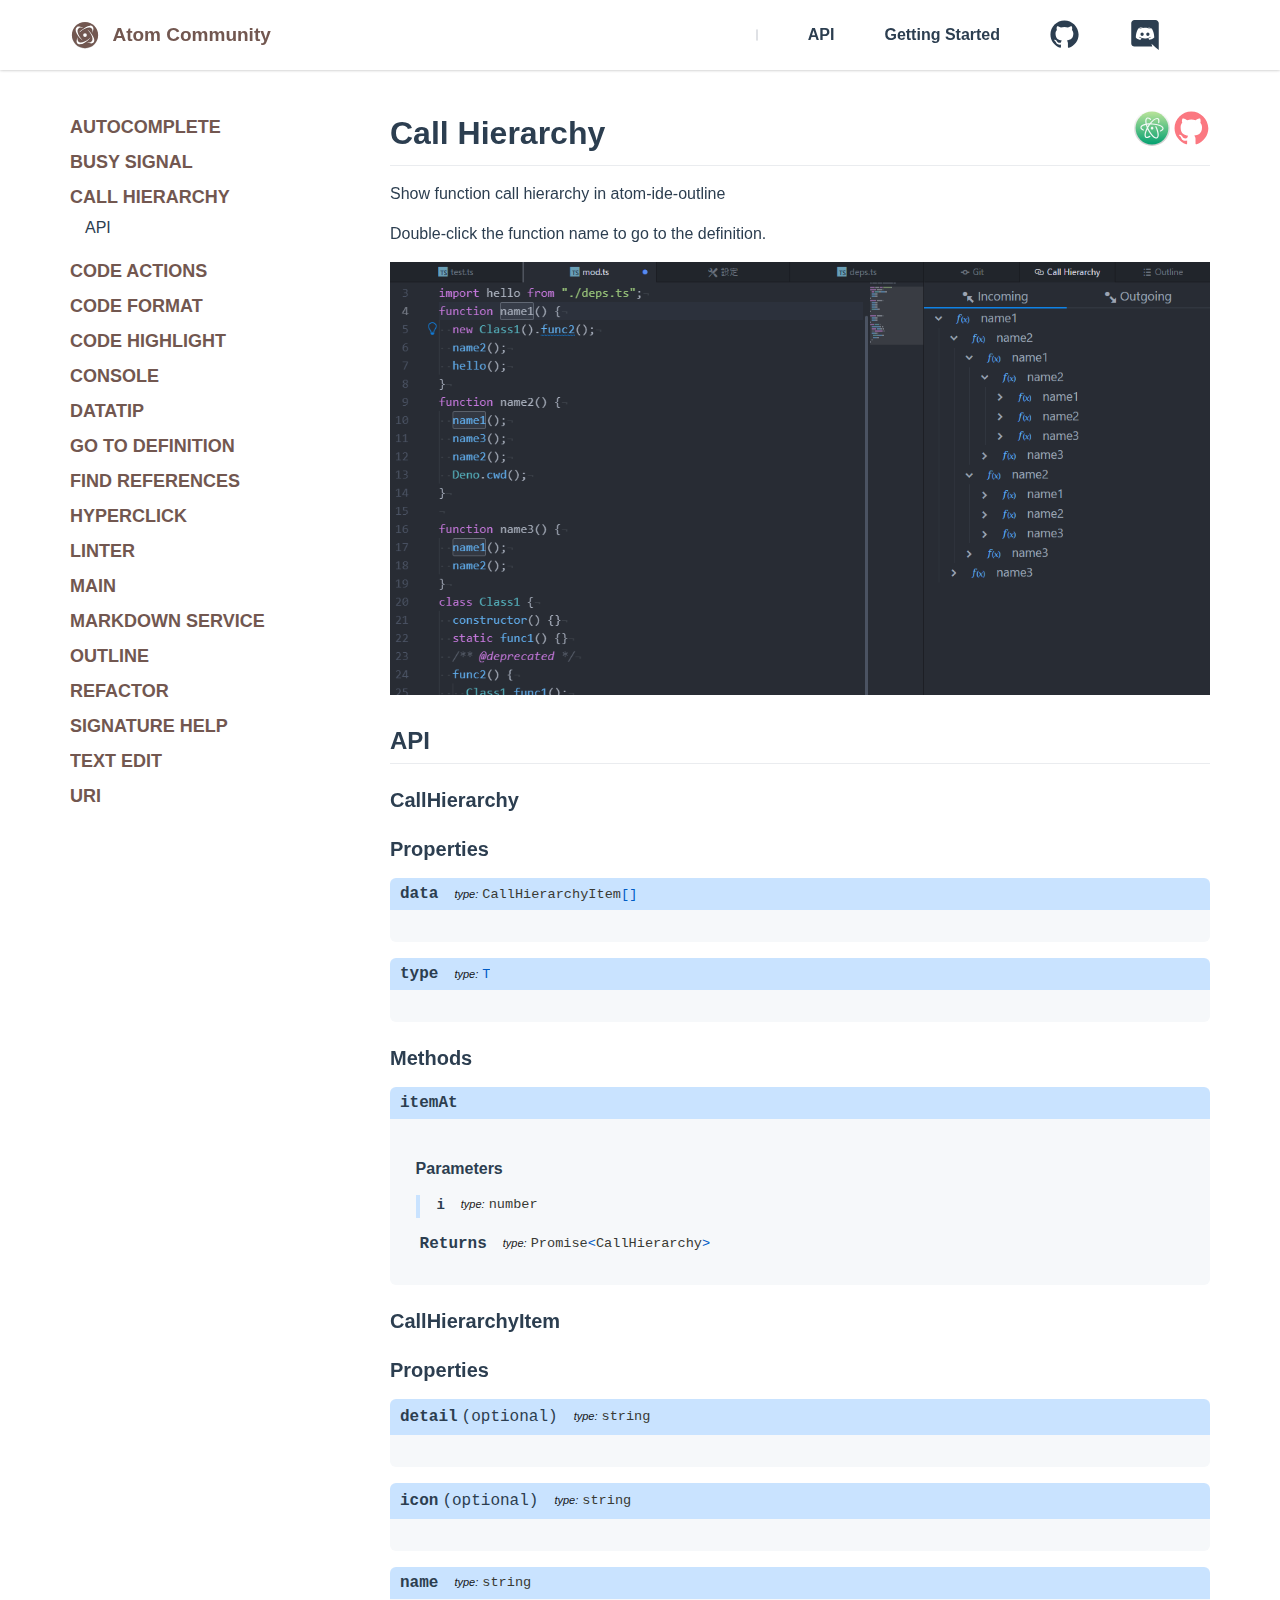
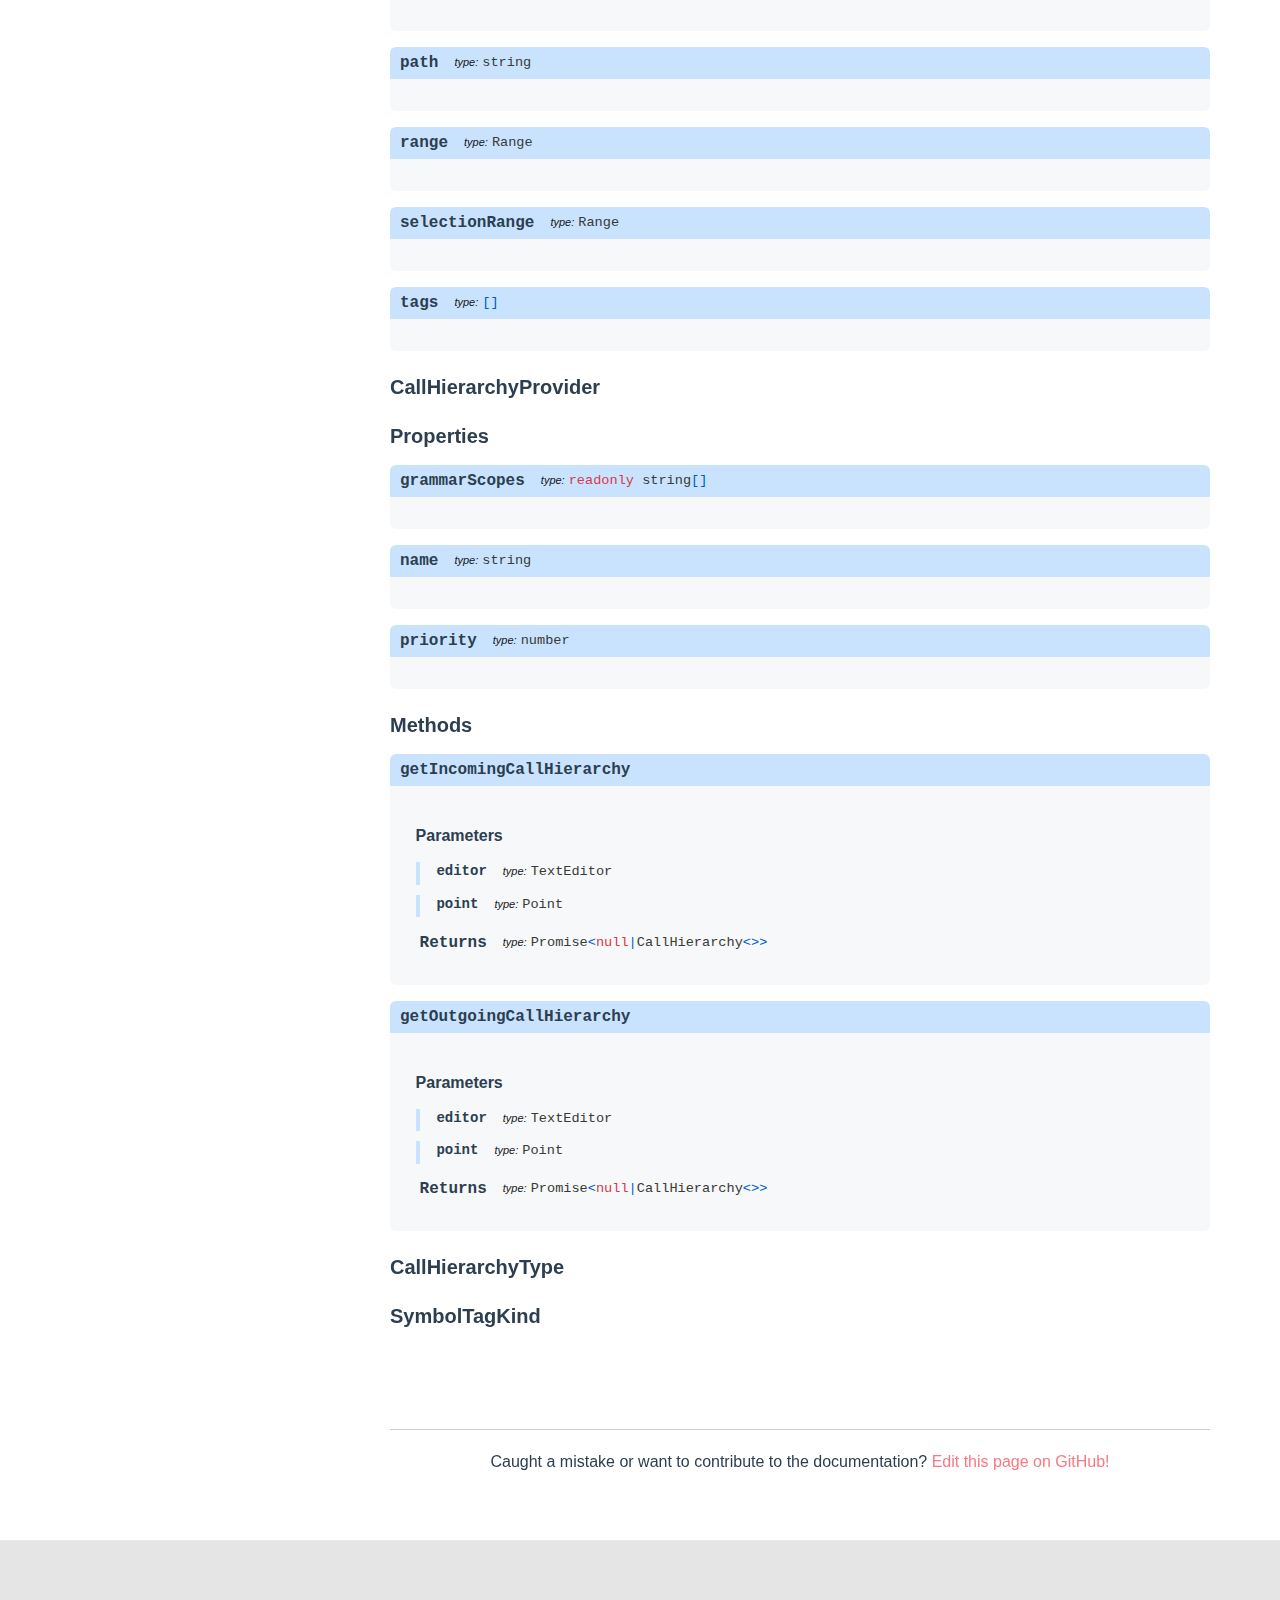
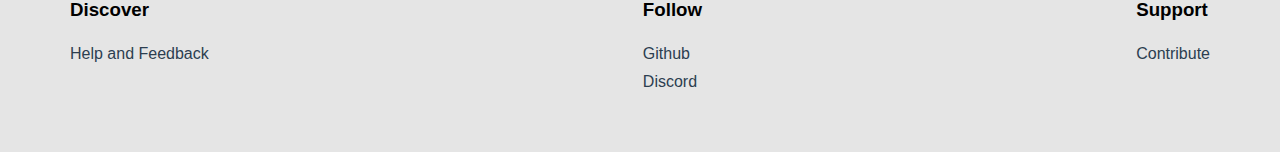
<file: api/call-hierarchy/index.html>
<!DOCTYPE html><html lang="en" dir="ltr"><head>
  
    

  



<meta charset="utf-8">
<meta name="viewport" content="width=device-width, initial-scale=1.0">
<title>Call Hierarchy: Atom Community</title>
<meta property="og:title" content="Call Hierarchy: Atom Community">

<meta name="generator" content="rocket 0.1">
<link rel="canonical" href="/api/call-hierarchy/">



<meta name="description" content="Atom IDE features">
<meta property="og:description" content="Atom IDE features">

  
    <link rel="apple-touch-icon" sizes="180x180" href="../../assets/apple-touch-icon.png">
<link rel="icon" type="image/png" sizes="32x32" href="../../assets/favicon-32x32.png">
<link rel="icon" type="image/png" sizes="16x16" href="../../assets/favicon-16x16.png">
<link rel="manifest" href="../../assets/webmanifest.json">
<link rel="mask-icon" href="../../assets/safari-pinned-tab.svg" color="#3f93ce">
<meta name="msapplication-TileColor" content="#1d3557">
<meta name="theme-color" content="#1d3557">

  
    <meta property="og:site_name" content="Atom Community">
<meta property="og:type" content="website">

<meta property="og:image" content="../../5c22e8c1.png">
<meta property="og:url" content="/api/call-hierarchy/">

<meta name="twitter:card" content="summary_large_image">

  
    <link rel="stylesheet" href="../../ee401ad0.css">
<link rel="stylesheet" href="../../490f016e.css">
<link rel="stylesheet" href="../../a0513237.css">
<link rel="stylesheet" href="../../b8c01bc2.css">

<link rel="stylesheet" href="../../8388caba.css">
<link rel="stylesheet" href="../../6d509f95.css">



  
    <noscript>&#x3C;link rel="stylesheet" href="/_merged_assets/_static/search/noscript.css"></noscript>

  
    <noscript>&#x3C;link rel="stylesheet" href="/_merged_assets/_static/noscript.css"></noscript>

  

<link rel="preload" href="../../1fe76fa2.js" as="script" crossorigin="anonymous" />
<link rel="preload" href="../../8d94b22a.js" as="script" crossorigin="anonymous" />
<link rel="preload" href="../../a6d56f55.js" as="script" crossorigin="anonymous" />
<link rel="preload" href="../../0a30bcf5.js" as="script" crossorigin="anonymous" />
<link rel="preload" href="../../5969e7ee.js" as="script" crossorigin="anonymous" />
<link rel="preload" href="../../81d5322c3.js" as="script" crossorigin="anonymous" />
<link rel="preload" href="../../479c1ff02.js" as="script" crossorigin="anonymous" />
<link rel="preload" href="../../e55a85c9.js" as="script" crossorigin="anonymous" />
</head>

  

  
  <body layout="layout-api">
  

    
      <header id="main-header">
  <div class="content-area">
    
      <button id="mobile-menu-trigger" data-action="trigger-mobile-menu">
	<span class="sr-only">Show Menu</span>
	      <svg xmlns="http://www.w3.org/2000/svg" aria-hidden="true" role="img" viewBox="0 0 448 512" class="icon">
        <path fill="currentColor" d="M436 124H12c-6.627 0-12-5.373-12-12V80c0-6.627 5.373-12 12-12h424c6.627 0 12 5.373 12 12v32c0 6.627-5.373 12-12 12zm0 160H12c-6.627 0-12-5.373-12-12v-32c0-6.627 5.373-12 12-12h424c6.627 0 12 5.373 12 12v32c0 6.627-5.373 12-12 12zm0 160H12c-6.627 0-12-5.373-12-12v-32c0-6.627 5.373-12 12-12h424c6.627 0 12 5.373 12 12v32c0 6.627-5.373 12-12 12z"></path>
      </svg>

</button>

    
      
	<a class="logo-link" href="/">
  <img src="../../b11724ee.svg" alt="Atom Community Logo">
  <span>Atom Community</span>
</a>



    
      <rocket-search class="search" json-url="/_merged_assets/_static/rocket-search-index.json">
  <svg xmlns="http://www.w3.org/2000/svg" viewBox="0 0 129 129" style="width: 25px;">
    <path d="M51.6 96.7c11 0 21-3.9 28.8-10.5l35 35c.8.8 1.8 1.2 2.9 1.2s2.1-.4 2.9-1.2c1.6-1.6 1.6-4.2 0-5.8l-35-35c6.5-7.8 10.5-17.9 10.5-28.8 0-24.9-20.2-45.1-45.1-45.1-24.8 0-45.1 20.3-45.1 45.1 0 24.9 20.3 45.1 45.1 45.1zm0-82c20.4 0 36.9 16.6 36.9 36.9C88.5 72 72 88.5 51.6 88.5S14.7 71.9 14.7 51.6c0-20.3 16.6-36.9 36.9-36.9z"></path>
  </svg>
</rocket-search>



    
      
  <a href="/api/" class="active">API</a>
  <a href="/getting-started/" class="">Getting Started</a>

    
      <launch-dark-switch class="light-dark-switch" label="Toggle darkmode">Toggle darkmode</launch-dark-switch>


    
      
	<a class="social-link" href="https://github.com/atom-community" aria-label="Atom Community on GitHub" rel="noopener noreferrer" target="_blank">
		<span class="sr-only">GitHub</span>
		
			<svg xmlns="http://www.w3.org/2000/svg" viewBox="0 0 17 16" fill="none">
  <title>GitHub</title>
  <path fill="currentColor" fill-rule="evenodd" d="M8.18391.249268C3.82241.249268.253906 3.81777.253906 8.17927c0 3.46933 2.279874 6.44313 5.451874 7.53353.3965.0991.49563-.1983.49563-.3965v-1.3878c-2.18075.4956-2.67638-.9912-2.67638-.9912-.3965-.8922-.89212-1.1895-.89212-1.1895-.69388-.4957.09912-.4957.09912-.4957.793.0992 1.1895.793 1.1895.793.69388 1.2887 1.88338.8922 2.27988.6939.09912-.4956.29737-.8921.49562-1.0904-1.78425-.1982-3.5685-.8921-3.5685-3.96496 0-.89212.29738-1.586.793-2.08162-.09912-.19825-.3965-.99125.09913-2.08163 0 0 .69387-.19825 2.18075.793.59475-.19825 1.28862-.29737 1.9825-.29737.69387 0 1.38775.09912 1.98249.29737 1.4869-.99125 2.1808-.793 2.1808-.793.3965 1.09038.1982 1.88338.0991 2.08163.4956.59475.793 1.28862.793 2.08162 0 3.07286-1.8834 3.66766-3.66764 3.86586.29737.3965.59474.8921.59474 1.586v2.1808c0 .1982.0991.4956.5948.3965 3.172-1.0904 5.4518-4.0642 5.4518-7.53353-.0991-4.3615-3.6676-7.930002-8.02909-7.930002z" clip-rule="evenodd"></path>
</svg>

		
	</a>
	<a class="social-link" href="https://discord.gg/R4KV8jTVpS" aria-label="Atom Community on Discord" rel="noopener noreferrer" target="_blank">
		<span class="sr-only">Discord</span>
		
			<svg viewBox="0 0 24 24" xmlns="http://www.w3.org/2000/svg" fill="currentColor">
  <title>Discord</title>
  <path d="m3.58 21.196h14.259l-.681-2.205 1.629 1.398 1.493 1.338 2.72 2.273v-21.525c-.068-1.338-1.22-2.475-2.648-2.475l-16.767.003c-1.427 0-2.585 1.139-2.585 2.477v16.24c0 1.411 1.156 2.476 2.58 2.476zm10.548-15.513-.033.012.012-.012zm-7.631 1.269c1.833-1.334 3.532-1.27 3.532-1.27l.137.135c-2.243.535-3.26 1.537-3.26 1.537s.272-.133.747-.336c3.021-1.188 6.32-1.102 9.374.402 0 0-1.019-.937-3.124-1.537l.186-.183c.291.001 1.831.055 3.479 1.26 0 0 1.844 3.15 1.844 7.02-.061-.074-1.144 1.666-3.931 1.726 0 0-.472-.534-.808-1 1.63-.468 2.24-1.404 2.24-1.404-.535.337-1.023.537-1.419.737-.609.268-1.219.4-1.828.535-2.884.468-4.503-.315-6.033-.936l-.523-.266s.609.936 2.174 1.404c-.411.469-.818 1.002-.818 1.002-2.786-.066-3.802-1.806-3.802-1.806 0-3.876 1.833-7.02 1.833-7.02z"></path>
  <path d="m14.308 12.771c.711 0 1.29-.6 1.29-1.34 0-.735-.576-1.335-1.29-1.335v.003c-.708 0-1.288.598-1.29 1.338 0 .734.579 1.334 1.29 1.334z"></path>
  <path d="m9.69 12.771c.711 0 1.29-.6 1.29-1.34 0-.735-.575-1.335-1.286-1.335l-.004.003c-.711 0-1.29.598-1.29 1.338 0 .734.579 1.334 1.29 1.334z"></path>
</svg>

		
	</a>

    
  </div>
</header>

    

    
  <div id="content-wrapper">
    <div class="content-area">
      
        <rocket-drawer id="sidebar">
  <nav slot="content" id="sidebar-nav">
    
      <a class="logo-link" href="/">
  <img src="../../b11724ee.svg" alt="Atom Community Logo">
  <span>Atom Community</span>
</a>


    
      <rocket-navigation>
  <ul><li class="menu-item">
<a href="/api/autocomplete/">AutoComplete</a>

</li>
<li class="menu-item">
<a href="/api/busy-signal/">Busy Signal</a>

</li>
<li class="menu-item current">
<a href="/api/call-hierarchy/">Call Hierarchy</a>
<ul>
  <li class="menu-item anchor">
    <a href="#api" class="anchor">API</a>
  </li>
</ul>

</li>
<li class="menu-item">
<a href="/api/code-actions/">Code Actions</a>

</li>
<li class="menu-item">
<a href="/api/code-format/">Code Format</a>

</li>
<li class="menu-item">
<a href="/api/code-highlight/">Code Highlight</a>

</li>
<li class="menu-item">
<a href="/api/console/">Console</a>

</li>
<li class="menu-item">
<a href="/api/datatip/">Datatip</a>

</li>
<li class="menu-item">
<a href="/api/definitions/">Go to Definition</a>

</li>
<li class="menu-item">
<a href="/api/find-references/">Find References</a>

</li>
<li class="menu-item">
<a href="/api/hyperclick/">Hyperclick</a>

</li>
<li class="menu-item">
<a href="/api/linter/">Linter</a>

</li>
<li class="menu-item">
<a href="/api/main/">Main</a>

</li>
<li class="menu-item">
<a href="/api/markdown-service/">Markdown Service</a>

</li>
<li class="menu-item">
<a href="/api/outline/">Outline</a>

</li>
<li class="menu-item">
<a href="/api/refactor/">Refactor</a>

</li>
<li class="menu-item">
<a href="/api/sig-help/">Signature Help</a>

</li>
<li class="menu-item">
<a href="/api/text-edit/">Text Edit</a>

</li>
<li class="menu-item">
<a href="/api/uri/">URI</a>

</li></ul>
  <div class="sidebar-bottom">
  <hr>
  <launch-dark-switch class="light-dark-switch" label="Toggle darkmode">Toggle darkmode</launch-dark-switch>


  <a href="https://github.com/atom-community/atom-community.github.io/issues">Help and Feedback</a>
</div>

</rocket-navigation>

    
  </nav>
</rocket-drawer>

      
      
        <main class="markdown-body">
  
    <h1 id="content-top">
  <a class="anchor" href="#content-top">
    <svg class="octicon octicon-link" viewBox="0 0 16 16" aria-hidden="true" width="16" height="16">
      <path fill-rule="evenodd" d="M7.775 3.275a.75.75 0 001.06 1.06l1.25-1.25a2 2 0 112.83 2.83l-2.5 2.5a2 2 0 01-2.83 0 .75.75 0 00-1.06 1.06 3.5 3.5 0 004.95 0l2.5-2.5a3.5 3.5 0 00-4.95-4.95l-1.25 1.25zm-4.69 9.64a2 2 0 010-2.83l2.5-2.5a2 2 0 012.83 0 .75.75 0 001.06-1.06 3.5 3.5 0 00-4.95 0l-2.5 2.5a3.5 3.5 0 004.95 4.95l1.25-1.25a.75.75 0 00-1.06-1.06l-1.25 1.25a2 2 0 01-2.83 0z"></path>
    </svg>
  </a>
  <span class="title">Call Hierarchy</span>
  
    <a href="https://atom.io/packages/atom-ide-outline" target="_blank" rel="noreferrer noopener">
      <svg xmlns="http://www.w3.org/2000/svg" preserveAspectRatio="xMidYMid" viewBox="0 0 256 256">
  <defs>
    <linearGradient id="atom-logo-a" x1="50%" x2="50%" y1="3.961%" y2="100%">
      <stop offset="0%" stop-color="#FDFDFD"></stop>
      <stop offset="100%" stop-color="#CBCBCB"></stop>
    </linearGradient>
    <linearGradient id="atom-logo-b" x1="50%" x2="50%" y1="3.961%" y2="100%">
      <stop offset="0%" stop-color="#B2E198"></stop>
      <stop offset="100%" stop-color="#04A171"></stop>
    </linearGradient>
  </defs>
  <circle cx="128" cy="128" r="127.858" fill="url(#atom-logo-a)"></circle>
  <circle cx="127.858" cy="128.142" r="116.907" fill="url(#atom-logo-b)"></circle>
  <path fill="#F2F8F6" d="M100.453 110.097a221.782 221.782 0 00-3.988 6.382 164.44 164.44 0 01-3.684-11.377c3.73-.535 7.695-.957 11.874-1.249a224.887 224.887 0 00-4.202 6.244zm103.138 7.475c-4.132-3.967-10.04-7.602-17.558-10.804-14.926-6.356-34.918-10.474-56.295-11.595a234.82 234.82 0 00-7.529-.277C138.53 75.415 154.292 65.05 163.472 64.7c1.944-.074 3.576.31 4.854 1.141 4.296 2.792 5.488 11.453 3.189 23.166a4.267 4.267 0 008.373 1.644c3.953-20.137-1.576-28.497-6.911-31.965-2.785-1.81-6.093-2.655-9.83-2.513-14.12.536-33.904 15.592-51.956 38.803-7.148.247-14.038.864-20.483 1.827a106.106 106.106 0 01-1.625-9.522c-1.619-13.344.367-22.816 5.312-25.337.794-.405 1.662-.639 2.654-.713 4.418-.332 10.652 2.637 17.542 8.359a4.267 4.267 0 005.452-6.565c-8.85-7.35-16.8-10.817-23.633-10.303-2.112.158-4.095.703-5.892 1.62-4.593 2.342-7.732 6.828-9.33 13.331-1.368 5.57-1.562 12.513-.576 20.636.39 3.213.96 6.556 1.695 9.998-5.04 1.062-9.71 2.356-13.897 3.869-18.316 6.616-22.544 15.337-22.866 21.488-.308 5.876 2.7 14.62 18.775 22.91a4.267 4.267 0 003.911-7.583c-9.247-4.77-14.41-10.193-14.165-14.88.346-6.605 11.417-13.596 30.274-17.535 1.747 6.309 3.99 12.861 6.68 19.505-6.777 12.723-11.722 25.262-14.286 36.416-1.833 7.97-2.369 14.89-1.592 20.567.906 6.63 3.558 11.418 7.881 14.228 2.205 1.433 5.176 2.553 9.079 2.553 5.658 0 13.275-2.357 23.343-9.538a4.267 4.267 0 10-4.955-6.948c-9.925 7.08-18.454 9.613-22.816 6.778-4.652-3.023-5.633-12.642-2.624-25.728 1.995-8.678 5.555-18.296 10.383-28.21a220.995 220.995 0 003.283 6.731c9.717 19.087 21.612 35.694 33.494 46.762 5.984 5.573 11.708 9.497 17.011 11.663 3.218 1.314 6.24 1.971 9.045 1.971 2.596 0 5.008-.563 7.216-1.69 4.43-2.259 7.511-6.52 9.157-12.665 1.41-5.263 1.726-11.827.942-19.512-1.543-15.11-7.253-33.539-16.077-51.891a4.267 4.267 0 00-7.69 3.697c8.407 17.485 13.833 34.908 15.278 49.06 1.27 12.447-.78 21.31-5.486 23.71-4.942 2.52-13.756-1.438-23.58-10.588-11.17-10.404-22.43-26.168-31.706-44.388a210.555 210.555 0 01-5.851-12.483 210.936 210.936 0 017.143-11.836 213.301 213.301 0 017.877-11.333c.7-.01 1.405-.017 2.115-.019 3.664-.012 7.592.09 11.688.305 20.404 1.07 39.368 4.95 53.399 10.925 12.34 5.256 19.534 11.704 19.244 17.25-.246 4.708-5.967 9.575-15.696 13.352a4.267 4.267 0 003.088 7.955c16.905-6.563 20.821-14.967 21.13-20.861.27-5.151-2.04-10.111-6.865-14.743z"></path>
  <path fill="#F1F8F3" d="M119.194 129.133c0 5.153 4.174 9.33 9.323 9.33s9.323-4.177 9.323-9.33c0-5.154-4.174-9.331-9.323-9.331s-9.323 4.177-9.323 9.33"></path>
</svg>

    </a>
  
    <a href="https://github.com/atom-community/atom-ide-outline" target="_blank" rel="noreferrer noopener">
      <svg xmlns="http://www.w3.org/2000/svg" viewBox="0 0 17 16" fill="none">
  <title>GitHub</title>
  <path fill="currentColor" fill-rule="evenodd" d="M8.18391.249268C3.82241.249268.253906 3.81777.253906 8.17927c0 3.46933 2.279874 6.44313 5.451874 7.53353.3965.0991.49563-.1983.49563-.3965v-1.3878c-2.18075.4956-2.67638-.9912-2.67638-.9912-.3965-.8922-.89212-1.1895-.89212-1.1895-.69388-.4957.09912-.4957.09912-.4957.793.0992 1.1895.793 1.1895.793.69388 1.2887 1.88338.8922 2.27988.6939.09912-.4956.29737-.8921.49562-1.0904-1.78425-.1982-3.5685-.8921-3.5685-3.96496 0-.89212.29738-1.586.793-2.08162-.09912-.19825-.3965-.99125.09913-2.08163 0 0 .69387-.19825 2.18075.793.59475-.19825 1.28862-.29737 1.9825-.29737.69387 0 1.38775.09912 1.98249.29737 1.4869-.99125 2.1808-.793 2.1808-.793.3965 1.09038.1982 1.88338.0991 2.08163.4956.59475.793 1.28862.793 2.08162 0 3.07286-1.8834 3.66766-3.66764 3.86586.29737.3965.59474.8921.59474 1.586v2.1808c0 .1982.0991.4956.5948.3965 3.172-1.0904 5.4518-4.0642 5.4518-7.53353-.0991-4.3615-3.6676-7.930002-8.02909-7.930002z" clip-rule="evenodd"></path>
</svg>

    </a>
  
</h1>

<p>Show function call hierarchy in atom-ide-outline</p>
<p>Double-click the function name to go to the definition.</p>
<p><img src="../../ff6c1fa7.png" alt="screenshot of call hierarchy feature"></p>
<h2 id="api"><a class="anchor" href="#api"><svg class="octicon octicon-link" viewBox="0 0 16 16" aria-hidden="true" width="16" height="16"><path fill-rule="evenodd" d="M7.775 3.275a.75.75 0 001.06 1.06l1.25-1.25a2 2 0 112.83 2.83l-2.5 2.5a2 2 0 01-2.83 0 .75.75 0 00-1.06 1.06 3.5 3.5 0 004.95 0l2.5-2.5a3.5 3.5 0 00-4.95-4.95l-1.25 1.25zm-4.69 9.64a2 2 0 010-2.83l2.5-2.5a2 2 0 012.83 0 .75.75 0 001.06-1.06 3.5 3.5 0 00-4.95 0l-2.5 2.5a3.5 3.5 0 004.95 4.95l1.25-1.25a.75.75 0 00-1.06-1.06l-1.25 1.25a2 2 0 01-2.83 0z"></path></svg></a>API</h2>

  
    

  
<article class="type" data-name="CallHierarchy">
    <h3 id="callhierarchy" class="" slot="">
    <a class="anchor" href="#callhierarchy">
      <svg class="octicon octicon-link" viewBox="0 0 16 16" aria-hidden="true" width="16" height="16">
        <path fill-rule="evenodd" d="M7.775 3.275a.75.75 0 001.06 1.06l1.25-1.25a2 2 0 112.83 2.83l-2.5 2.5a2 2 0 01-2.83 0 .75.75 0 00-1.06 1.06 3.5 3.5 0 004.95 0l2.5-2.5a3.5 3.5 0 00-4.95-4.95l-1.25 1.25zm-4.69 9.64a2 2 0 010-2.83l2.5-2.5a2 2 0 012.83 0 .75.75 0 001.06-1.06 3.5 3.5 0 00-4.95 0l-2.5 2.5a3.5 3.5 0 004.95 4.95l1.25-1.25a.75.75 0 00-1.06-1.06l-1.25 1.25a2 2 0 01-2.83 0z"></path>
      </svg>
    </a>CallHierarchy</h3>
    





    
    
      <h3 id="callhierarchy-properties" class="" slot="">
    <a class="anchor" href="#callhierarchy-properties">
      <svg class="octicon octicon-link" viewBox="0 0 16 16" aria-hidden="true" width="16" height="16">
        <path fill-rule="evenodd" d="M7.775 3.275a.75.75 0 001.06 1.06l1.25-1.25a2 2 0 112.83 2.83l-2.5 2.5a2 2 0 01-2.83 0 .75.75 0 00-1.06 1.06 3.5 3.5 0 004.95 0l2.5-2.5a3.5 3.5 0 00-4.95-4.95l-1.25 1.25zm-4.69 9.64a2 2 0 010-2.83l2.5-2.5a2 2 0 012.83 0 .75.75 0 001.06-1.06 3.5 3.5 0 00-4.95 0l-2.5 2.5a3.5 3.5 0 004.95 4.95l1.25-1.25a.75.75 0 00-1.06-1.06l-1.25 1.25a2 2 0 01-2.83 0z"></path>
      </svg>
    </a>Properties</h3><type-doc kind="property" data-name="data">
          <span slot="name">
            <h4 id="callhierarchy-data" class="" slot="">
    <a class="anchor" href="#callhierarchy-data">
      <svg class="octicon octicon-link" viewBox="0 0 16 16" aria-hidden="true" width="16" height="16">
        <path fill-rule="evenodd" d="M7.775 3.275a.75.75 0 001.06 1.06l1.25-1.25a2 2 0 112.83 2.83l-2.5 2.5a2 2 0 01-2.83 0 .75.75 0 00-1.06 1.06 3.5 3.5 0 004.95 0l2.5-2.5a3.5 3.5 0 00-4.95-4.95l-1.25 1.25zm-4.69 9.64a2 2 0 010-2.83l2.5-2.5a2 2 0 012.83 0 .75.75 0 001.06-1.06 3.5 3.5 0 00-4.95 0l-2.5 2.5a3.5 3.5 0 004.95 4.95l1.25-1.25a.75.75 0 00-1.06-1.06l-1.25 1.25a2 2 0 01-2.83 0z"></path>
      </svg>
    </a>data</h4>
            
          </span>
          
            <span slot="type"><pre class="language-ts"><code class="language-ts">CallHierarchyItem<span class="token punctuation">[</span><span class="token punctuation">]</span>
</code></pre>
</span>
          

          




        </type-doc><type-doc kind="property" data-name="type">
          <span slot="name">
            <h4 id="callhierarchy-type" class="" slot="">
    <a class="anchor" href="#callhierarchy-type">
      <svg class="octicon octicon-link" viewBox="0 0 16 16" aria-hidden="true" width="16" height="16">
        <path fill-rule="evenodd" d="M7.775 3.275a.75.75 0 001.06 1.06l1.25-1.25a2 2 0 112.83 2.83l-2.5 2.5a2 2 0 01-2.83 0 .75.75 0 00-1.06 1.06 3.5 3.5 0 004.95 0l2.5-2.5a3.5 3.5 0 00-4.95-4.95l-1.25 1.25zm-4.69 9.64a2 2 0 010-2.83l2.5-2.5a2 2 0 012.83 0 .75.75 0 001.06-1.06 3.5 3.5 0 00-4.95 0l-2.5 2.5a3.5 3.5 0 004.95 4.95l1.25-1.25a.75.75 0 00-1.06-1.06l-1.25 1.25a2 2 0 01-2.83 0z"></path>
      </svg>
    </a>type</h4>
            
          </span>
          
            <span slot="type"><pre class="language-ts"><code class="language-ts"><span class="token constant">T</span>
</code></pre>
</span>
          

          




        </type-doc>
    

    
    
      <h3 id="callhierarchy-methods" class="" slot="">
    <a class="anchor" href="#callhierarchy-methods">
      <svg class="octicon octicon-link" viewBox="0 0 16 16" aria-hidden="true" width="16" height="16">
        <path fill-rule="evenodd" d="M7.775 3.275a.75.75 0 001.06 1.06l1.25-1.25a2 2 0 112.83 2.83l-2.5 2.5a2 2 0 01-2.83 0 .75.75 0 00-1.06 1.06 3.5 3.5 0 004.95 0l2.5-2.5a3.5 3.5 0 00-4.95-4.95l-1.25 1.25zm-4.69 9.64a2 2 0 010-2.83l2.5-2.5a2 2 0 012.83 0 .75.75 0 001.06-1.06 3.5 3.5 0 00-4.95 0l-2.5 2.5a3.5 3.5 0 004.95 4.95l1.25-1.25a.75.75 0 00-1.06-1.06l-1.25 1.25a2 2 0 01-2.83 0z"></path>
      </svg>
    </a>Methods</h3><type-doc kind="method" data-method="itemAt" data-name="itemAt">
          <h4 id="callhierarchy-itemat" class="" slot="name">
    <a class="anchor" href="#callhierarchy-itemat">
      <svg class="octicon octicon-link" viewBox="0 0 16 16" aria-hidden="true" width="16" height="16">
        <path fill-rule="evenodd" d="M7.775 3.275a.75.75 0 001.06 1.06l1.25-1.25a2 2 0 112.83 2.83l-2.5 2.5a2 2 0 01-2.83 0 .75.75 0 00-1.06 1.06 3.5 3.5 0 004.95 0l2.5-2.5a3.5 3.5 0 00-4.95-4.95l-1.25 1.25zm-4.69 9.64a2 2 0 010-2.83l2.5-2.5a2 2 0 012.83 0 .75.75 0 001.06-1.06 3.5 3.5 0 00-4.95 0l-2.5 2.5a3.5 3.5 0 004.95 4.95l1.25-1.25a.75.75 0 00-1.06-1.06l-1.25 1.25a2 2 0 01-2.83 0z"></path>
      </svg>
    </a>itemAt</h4>

          

            





            

            
            
              <h4 id="itemat-parameters" class="" slot="">
    <a class="anchor" href="#itemat-parameters">
      <svg class="octicon octicon-link" viewBox="0 0 16 16" aria-hidden="true" width="16" height="16">
        <path fill-rule="evenodd" d="M7.775 3.275a.75.75 0 001.06 1.06l1.25-1.25a2 2 0 112.83 2.83l-2.5 2.5a2 2 0 01-2.83 0 .75.75 0 00-1.06 1.06 3.5 3.5 0 004.95 0l2.5-2.5a3.5 3.5 0 00-4.95-4.95l-1.25 1.25zm-4.69 9.64a2 2 0 010-2.83l2.5-2.5a2 2 0 012.83 0 .75.75 0 001.06-1.06 3.5 3.5 0 00-4.95 0l-2.5 2.5a3.5 3.5 0 004.95 4.95l1.25-1.25a.75.75 0 00-1.06-1.06l-1.25 1.25a2 2 0 01-2.83 0z"></path>
      </svg>
    </a>Parameters</h4><type-doc kind="parameter" data-parameter="i">
                  <h5 id="parameter-itemat-i" class="" slot="name">
    <a class="anchor" href="#parameter-itemat-i">
      <svg class="octicon octicon-link" viewBox="0 0 16 16" aria-hidden="true" width="16" height="16">
        <path fill-rule="evenodd" d="M7.775 3.275a.75.75 0 001.06 1.06l1.25-1.25a2 2 0 112.83 2.83l-2.5 2.5a2 2 0 01-2.83 0 .75.75 0 00-1.06 1.06 3.5 3.5 0 004.95 0l2.5-2.5a3.5 3.5 0 00-4.95-4.95l-1.25 1.25zm-4.69 9.64a2 2 0 010-2.83l2.5-2.5a2 2 0 012.83 0 .75.75 0 001.06-1.06 3.5 3.5 0 00-4.95 0l-2.5 2.5a3.5 3.5 0 004.95 4.95l1.25-1.25a.75.75 0 00-1.06-1.06l-1.25 1.25a2 2 0 01-2.83 0z"></path>
      </svg>
    </a>i</h5>
                  <span slot="type"><pre class="language-ts"><code class="language-ts"><span class="token builtin">number</span>
</code></pre>
</span>
                  




                </type-doc>
            

            
            <type-doc kind="return">
              <h4 id="callhierarchy-itemat-returns" class="" slot="name">
    <a class="anchor" href="#callhierarchy-itemat-returns">
      <svg class="octicon octicon-link" viewBox="0 0 16 16" aria-hidden="true" width="16" height="16">
        <path fill-rule="evenodd" d="M7.775 3.275a.75.75 0 001.06 1.06l1.25-1.25a2 2 0 112.83 2.83l-2.5 2.5a2 2 0 01-2.83 0 .75.75 0 00-1.06 1.06 3.5 3.5 0 004.95 0l2.5-2.5a3.5 3.5 0 00-4.95-4.95l-1.25 1.25zm-4.69 9.64a2 2 0 010-2.83l2.5-2.5a2 2 0 012.83 0 .75.75 0 001.06-1.06 3.5 3.5 0 00-4.95 0l-2.5 2.5a3.5 3.5 0 004.95 4.95l1.25-1.25a.75.75 0 00-1.06-1.06l-1.25 1.25a2 2 0 01-2.83 0z"></path>
      </svg>
    </a>Returns</h4>
              <span slot="type">
                <pre class="language-ts"><code class="language-ts"><span class="token builtin">Promise</span><span class="token operator">&lt;</span>CallHierarchy<span class="token operator">&gt;</span>
</code></pre>

              </span>
              




            </type-doc>
            
          

        </type-doc>
    

  </article><article class="type" data-name="CallHierarchyItem">
    <h3 id="callhierarchyitem" class="" slot="">
    <a class="anchor" href="#callhierarchyitem">
      <svg class="octicon octicon-link" viewBox="0 0 16 16" aria-hidden="true" width="16" height="16">
        <path fill-rule="evenodd" d="M7.775 3.275a.75.75 0 001.06 1.06l1.25-1.25a2 2 0 112.83 2.83l-2.5 2.5a2 2 0 01-2.83 0 .75.75 0 00-1.06 1.06 3.5 3.5 0 004.95 0l2.5-2.5a3.5 3.5 0 00-4.95-4.95l-1.25 1.25zm-4.69 9.64a2 2 0 010-2.83l2.5-2.5a2 2 0 012.83 0 .75.75 0 001.06-1.06 3.5 3.5 0 00-4.95 0l-2.5 2.5a3.5 3.5 0 004.95 4.95l1.25-1.25a.75.75 0 00-1.06-1.06l-1.25 1.25a2 2 0 01-2.83 0z"></path>
      </svg>
    </a>CallHierarchyItem</h3>
    





    
    
      <h3 id="callhierarchyitem-properties" class="" slot="">
    <a class="anchor" href="#callhierarchyitem-properties">
      <svg class="octicon octicon-link" viewBox="0 0 16 16" aria-hidden="true" width="16" height="16">
        <path fill-rule="evenodd" d="M7.775 3.275a.75.75 0 001.06 1.06l1.25-1.25a2 2 0 112.83 2.83l-2.5 2.5a2 2 0 01-2.83 0 .75.75 0 00-1.06 1.06 3.5 3.5 0 004.95 0l2.5-2.5a3.5 3.5 0 00-4.95-4.95l-1.25 1.25zm-4.69 9.64a2 2 0 010-2.83l2.5-2.5a2 2 0 012.83 0 .75.75 0 001.06-1.06 3.5 3.5 0 00-4.95 0l-2.5 2.5a3.5 3.5 0 004.95 4.95l1.25-1.25a.75.75 0 00-1.06-1.06l-1.25 1.25a2 2 0 01-2.83 0z"></path>
      </svg>
    </a>Properties</h3><type-doc kind="property" data-name="detail">
          <span slot="name">
            <h4 id="callhierarchyitem-detail" class="" slot="">
    <a class="anchor" href="#callhierarchyitem-detail">
      <svg class="octicon octicon-link" viewBox="0 0 16 16" aria-hidden="true" width="16" height="16">
        <path fill-rule="evenodd" d="M7.775 3.275a.75.75 0 001.06 1.06l1.25-1.25a2 2 0 112.83 2.83l-2.5 2.5a2 2 0 01-2.83 0 .75.75 0 00-1.06 1.06 3.5 3.5 0 004.95 0l2.5-2.5a3.5 3.5 0 00-4.95-4.95l-1.25 1.25zm-4.69 9.64a2 2 0 010-2.83l2.5-2.5a2 2 0 012.83 0 .75.75 0 001.06-1.06 3.5 3.5 0 00-4.95 0l-2.5 2.5a3.5 3.5 0 004.95 4.95l1.25-1.25a.75.75 0 00-1.06-1.06l-1.25 1.25a2 2 0 01-2.83 0z"></path>
      </svg>
    </a>detail</h4>
            <span>(optional)</span>
          </span>
          
            <span slot="type"><pre class="language-ts"><code class="language-ts"><span class="token builtin">string</span>
</code></pre>
</span>
          

          




        </type-doc><type-doc kind="property" data-name="icon">
          <span slot="name">
            <h4 id="callhierarchyitem-icon" class="" slot="">
    <a class="anchor" href="#callhierarchyitem-icon">
      <svg class="octicon octicon-link" viewBox="0 0 16 16" aria-hidden="true" width="16" height="16">
        <path fill-rule="evenodd" d="M7.775 3.275a.75.75 0 001.06 1.06l1.25-1.25a2 2 0 112.83 2.83l-2.5 2.5a2 2 0 01-2.83 0 .75.75 0 00-1.06 1.06 3.5 3.5 0 004.95 0l2.5-2.5a3.5 3.5 0 00-4.95-4.95l-1.25 1.25zm-4.69 9.64a2 2 0 010-2.83l2.5-2.5a2 2 0 012.83 0 .75.75 0 001.06-1.06 3.5 3.5 0 00-4.95 0l-2.5 2.5a3.5 3.5 0 004.95 4.95l1.25-1.25a.75.75 0 00-1.06-1.06l-1.25 1.25a2 2 0 01-2.83 0z"></path>
      </svg>
    </a>icon</h4>
            <span>(optional)</span>
          </span>
          
            <span slot="type"><pre class="language-ts"><code class="language-ts"><span class="token builtin">string</span>
</code></pre>
</span>
          

          




        </type-doc><type-doc kind="property" data-name="name">
          <span slot="name">
            <h4 id="callhierarchyitem-name" class="" slot="">
    <a class="anchor" href="#callhierarchyitem-name">
      <svg class="octicon octicon-link" viewBox="0 0 16 16" aria-hidden="true" width="16" height="16">
        <path fill-rule="evenodd" d="M7.775 3.275a.75.75 0 001.06 1.06l1.25-1.25a2 2 0 112.83 2.83l-2.5 2.5a2 2 0 01-2.83 0 .75.75 0 00-1.06 1.06 3.5 3.5 0 004.95 0l2.5-2.5a3.5 3.5 0 00-4.95-4.95l-1.25 1.25zm-4.69 9.64a2 2 0 010-2.83l2.5-2.5a2 2 0 012.83 0 .75.75 0 001.06-1.06 3.5 3.5 0 00-4.95 0l-2.5 2.5a3.5 3.5 0 004.95 4.95l1.25-1.25a.75.75 0 00-1.06-1.06l-1.25 1.25a2 2 0 01-2.83 0z"></path>
      </svg>
    </a>name</h4>
            
          </span>
          
            <span slot="type"><pre class="language-ts"><code class="language-ts"><span class="token builtin">string</span>
</code></pre>
</span>
          

          




        </type-doc><type-doc kind="property" data-name="path">
          <span slot="name">
            <h4 id="callhierarchyitem-path" class="" slot="">
    <a class="anchor" href="#callhierarchyitem-path">
      <svg class="octicon octicon-link" viewBox="0 0 16 16" aria-hidden="true" width="16" height="16">
        <path fill-rule="evenodd" d="M7.775 3.275a.75.75 0 001.06 1.06l1.25-1.25a2 2 0 112.83 2.83l-2.5 2.5a2 2 0 01-2.83 0 .75.75 0 00-1.06 1.06 3.5 3.5 0 004.95 0l2.5-2.5a3.5 3.5 0 00-4.95-4.95l-1.25 1.25zm-4.69 9.64a2 2 0 010-2.83l2.5-2.5a2 2 0 012.83 0 .75.75 0 001.06-1.06 3.5 3.5 0 00-4.95 0l-2.5 2.5a3.5 3.5 0 004.95 4.95l1.25-1.25a.75.75 0 00-1.06-1.06l-1.25 1.25a2 2 0 01-2.83 0z"></path>
      </svg>
    </a>path</h4>
            
          </span>
          
            <span slot="type"><pre class="language-ts"><code class="language-ts"><span class="token builtin">string</span>
</code></pre>
</span>
          

          




        </type-doc><type-doc kind="property" data-name="range">
          <span slot="name">
            <h4 id="callhierarchyitem-range" class="" slot="">
    <a class="anchor" href="#callhierarchyitem-range">
      <svg class="octicon octicon-link" viewBox="0 0 16 16" aria-hidden="true" width="16" height="16">
        <path fill-rule="evenodd" d="M7.775 3.275a.75.75 0 001.06 1.06l1.25-1.25a2 2 0 112.83 2.83l-2.5 2.5a2 2 0 01-2.83 0 .75.75 0 00-1.06 1.06 3.5 3.5 0 004.95 0l2.5-2.5a3.5 3.5 0 00-4.95-4.95l-1.25 1.25zm-4.69 9.64a2 2 0 010-2.83l2.5-2.5a2 2 0 012.83 0 .75.75 0 001.06-1.06 3.5 3.5 0 00-4.95 0l-2.5 2.5a3.5 3.5 0 004.95 4.95l1.25-1.25a.75.75 0 00-1.06-1.06l-1.25 1.25a2 2 0 01-2.83 0z"></path>
      </svg>
    </a>range</h4>
            
          </span>
          
            <span slot="type"><pre class="language-ts"><code class="language-ts">Range
</code></pre>
</span>
          

          




        </type-doc><type-doc kind="property" data-name="selectionRange">
          <span slot="name">
            <h4 id="callhierarchyitem-selectionrange" class="" slot="">
    <a class="anchor" href="#callhierarchyitem-selectionrange">
      <svg class="octicon octicon-link" viewBox="0 0 16 16" aria-hidden="true" width="16" height="16">
        <path fill-rule="evenodd" d="M7.775 3.275a.75.75 0 001.06 1.06l1.25-1.25a2 2 0 112.83 2.83l-2.5 2.5a2 2 0 01-2.83 0 .75.75 0 00-1.06 1.06 3.5 3.5 0 004.95 0l2.5-2.5a3.5 3.5 0 00-4.95-4.95l-1.25 1.25zm-4.69 9.64a2 2 0 010-2.83l2.5-2.5a2 2 0 012.83 0 .75.75 0 001.06-1.06 3.5 3.5 0 00-4.95 0l-2.5 2.5a3.5 3.5 0 004.95 4.95l1.25-1.25a.75.75 0 00-1.06-1.06l-1.25 1.25a2 2 0 01-2.83 0z"></path>
      </svg>
    </a>selectionRange</h4>
            
          </span>
          
            <span slot="type"><pre class="language-ts"><code class="language-ts">Range
</code></pre>
</span>
          

          




        </type-doc><type-doc kind="property" data-name="tags">
          <span slot="name">
            <h4 id="callhierarchyitem-tags" class="" slot="">
    <a class="anchor" href="#callhierarchyitem-tags">
      <svg class="octicon octicon-link" viewBox="0 0 16 16" aria-hidden="true" width="16" height="16">
        <path fill-rule="evenodd" d="M7.775 3.275a.75.75 0 001.06 1.06l1.25-1.25a2 2 0 112.83 2.83l-2.5 2.5a2 2 0 01-2.83 0 .75.75 0 00-1.06 1.06 3.5 3.5 0 004.95 0l2.5-2.5a3.5 3.5 0 00-4.95-4.95l-1.25 1.25zm-4.69 9.64a2 2 0 010-2.83l2.5-2.5a2 2 0 012.83 0 .75.75 0 001.06-1.06 3.5 3.5 0 00-4.95 0l-2.5 2.5a3.5 3.5 0 004.95 4.95l1.25-1.25a.75.75 0 00-1.06-1.06l-1.25 1.25a2 2 0 01-2.83 0z"></path>
      </svg>
    </a>tags</h4>
            
          </span>
          
            <span slot="type"><pre class="language-ts"><code class="language-ts"><span class="token punctuation">[</span><span class="token punctuation">]</span>
</code></pre>
</span>
          

          




        </type-doc>
    

    
    
    

  </article><article class="type" data-name="CallHierarchyProvider">
    <h3 id="callhierarchyprovider" class="" slot="">
    <a class="anchor" href="#callhierarchyprovider">
      <svg class="octicon octicon-link" viewBox="0 0 16 16" aria-hidden="true" width="16" height="16">
        <path fill-rule="evenodd" d="M7.775 3.275a.75.75 0 001.06 1.06l1.25-1.25a2 2 0 112.83 2.83l-2.5 2.5a2 2 0 01-2.83 0 .75.75 0 00-1.06 1.06 3.5 3.5 0 004.95 0l2.5-2.5a3.5 3.5 0 00-4.95-4.95l-1.25 1.25zm-4.69 9.64a2 2 0 010-2.83l2.5-2.5a2 2 0 012.83 0 .75.75 0 001.06-1.06 3.5 3.5 0 00-4.95 0l-2.5 2.5a3.5 3.5 0 004.95 4.95l1.25-1.25a.75.75 0 00-1.06-1.06l-1.25 1.25a2 2 0 01-2.83 0z"></path>
      </svg>
    </a>CallHierarchyProvider</h3>
    





    
    
      <h3 id="callhierarchyprovider-properties" class="" slot="">
    <a class="anchor" href="#callhierarchyprovider-properties">
      <svg class="octicon octicon-link" viewBox="0 0 16 16" aria-hidden="true" width="16" height="16">
        <path fill-rule="evenodd" d="M7.775 3.275a.75.75 0 001.06 1.06l1.25-1.25a2 2 0 112.83 2.83l-2.5 2.5a2 2 0 01-2.83 0 .75.75 0 00-1.06 1.06 3.5 3.5 0 004.95 0l2.5-2.5a3.5 3.5 0 00-4.95-4.95l-1.25 1.25zm-4.69 9.64a2 2 0 010-2.83l2.5-2.5a2 2 0 012.83 0 .75.75 0 001.06-1.06 3.5 3.5 0 00-4.95 0l-2.5 2.5a3.5 3.5 0 004.95 4.95l1.25-1.25a.75.75 0 00-1.06-1.06l-1.25 1.25a2 2 0 01-2.83 0z"></path>
      </svg>
    </a>Properties</h3><type-doc kind="property" data-name="grammarScopes">
          <span slot="name">
            <h4 id="callhierarchyprovider-grammarscopes" class="" slot="">
    <a class="anchor" href="#callhierarchyprovider-grammarscopes">
      <svg class="octicon octicon-link" viewBox="0 0 16 16" aria-hidden="true" width="16" height="16">
        <path fill-rule="evenodd" d="M7.775 3.275a.75.75 0 001.06 1.06l1.25-1.25a2 2 0 112.83 2.83l-2.5 2.5a2 2 0 01-2.83 0 .75.75 0 00-1.06 1.06 3.5 3.5 0 004.95 0l2.5-2.5a3.5 3.5 0 00-4.95-4.95l-1.25 1.25zm-4.69 9.64a2 2 0 010-2.83l2.5-2.5a2 2 0 012.83 0 .75.75 0 001.06-1.06 3.5 3.5 0 00-4.95 0l-2.5 2.5a3.5 3.5 0 004.95 4.95l1.25-1.25a.75.75 0 00-1.06-1.06l-1.25 1.25a2 2 0 01-2.83 0z"></path>
      </svg>
    </a>grammarScopes</h4>
            
          </span>
          
            <span slot="type"><pre class="language-ts"><code class="language-ts"><span class="token keyword">readonly</span> <span class="token builtin">string</span><span class="token punctuation">[</span><span class="token punctuation">]</span>
</code></pre>
</span>
          

          




        </type-doc><type-doc kind="property" data-name="name">
          <span slot="name">
            <h4 id="callhierarchyprovider-name" class="" slot="">
    <a class="anchor" href="#callhierarchyprovider-name">
      <svg class="octicon octicon-link" viewBox="0 0 16 16" aria-hidden="true" width="16" height="16">
        <path fill-rule="evenodd" d="M7.775 3.275a.75.75 0 001.06 1.06l1.25-1.25a2 2 0 112.83 2.83l-2.5 2.5a2 2 0 01-2.83 0 .75.75 0 00-1.06 1.06 3.5 3.5 0 004.95 0l2.5-2.5a3.5 3.5 0 00-4.95-4.95l-1.25 1.25zm-4.69 9.64a2 2 0 010-2.83l2.5-2.5a2 2 0 012.83 0 .75.75 0 001.06-1.06 3.5 3.5 0 00-4.95 0l-2.5 2.5a3.5 3.5 0 004.95 4.95l1.25-1.25a.75.75 0 00-1.06-1.06l-1.25 1.25a2 2 0 01-2.83 0z"></path>
      </svg>
    </a>name</h4>
            
          </span>
          
            <span slot="type"><pre class="language-ts"><code class="language-ts"><span class="token builtin">string</span>
</code></pre>
</span>
          

          




        </type-doc><type-doc kind="property" data-name="priority">
          <span slot="name">
            <h4 id="callhierarchyprovider-priority" class="" slot="">
    <a class="anchor" href="#callhierarchyprovider-priority">
      <svg class="octicon octicon-link" viewBox="0 0 16 16" aria-hidden="true" width="16" height="16">
        <path fill-rule="evenodd" d="M7.775 3.275a.75.75 0 001.06 1.06l1.25-1.25a2 2 0 112.83 2.83l-2.5 2.5a2 2 0 01-2.83 0 .75.75 0 00-1.06 1.06 3.5 3.5 0 004.95 0l2.5-2.5a3.5 3.5 0 00-4.95-4.95l-1.25 1.25zm-4.69 9.64a2 2 0 010-2.83l2.5-2.5a2 2 0 012.83 0 .75.75 0 001.06-1.06 3.5 3.5 0 00-4.95 0l-2.5 2.5a3.5 3.5 0 004.95 4.95l1.25-1.25a.75.75 0 00-1.06-1.06l-1.25 1.25a2 2 0 01-2.83 0z"></path>
      </svg>
    </a>priority</h4>
            
          </span>
          
            <span slot="type"><pre class="language-ts"><code class="language-ts"><span class="token builtin">number</span>
</code></pre>
</span>
          

          




        </type-doc>
    

    
    
      <h3 id="callhierarchyprovider-methods" class="" slot="">
    <a class="anchor" href="#callhierarchyprovider-methods">
      <svg class="octicon octicon-link" viewBox="0 0 16 16" aria-hidden="true" width="16" height="16">
        <path fill-rule="evenodd" d="M7.775 3.275a.75.75 0 001.06 1.06l1.25-1.25a2 2 0 112.83 2.83l-2.5 2.5a2 2 0 01-2.83 0 .75.75 0 00-1.06 1.06 3.5 3.5 0 004.95 0l2.5-2.5a3.5 3.5 0 00-4.95-4.95l-1.25 1.25zm-4.69 9.64a2 2 0 010-2.83l2.5-2.5a2 2 0 012.83 0 .75.75 0 001.06-1.06 3.5 3.5 0 00-4.95 0l-2.5 2.5a3.5 3.5 0 004.95 4.95l1.25-1.25a.75.75 0 00-1.06-1.06l-1.25 1.25a2 2 0 01-2.83 0z"></path>
      </svg>
    </a>Methods</h3><type-doc kind="method" data-method="getIncomingCallHierarchy" data-name="getIncomingCallHierarchy">
          <h4 id="callhierarchyprovider-getincomingcallhierarchy" class="" slot="name">
    <a class="anchor" href="#callhierarchyprovider-getincomingcallhierarchy">
      <svg class="octicon octicon-link" viewBox="0 0 16 16" aria-hidden="true" width="16" height="16">
        <path fill-rule="evenodd" d="M7.775 3.275a.75.75 0 001.06 1.06l1.25-1.25a2 2 0 112.83 2.83l-2.5 2.5a2 2 0 01-2.83 0 .75.75 0 00-1.06 1.06 3.5 3.5 0 004.95 0l2.5-2.5a3.5 3.5 0 00-4.95-4.95l-1.25 1.25zm-4.69 9.64a2 2 0 010-2.83l2.5-2.5a2 2 0 012.83 0 .75.75 0 001.06-1.06 3.5 3.5 0 00-4.95 0l-2.5 2.5a3.5 3.5 0 004.95 4.95l1.25-1.25a.75.75 0 00-1.06-1.06l-1.25 1.25a2 2 0 01-2.83 0z"></path>
      </svg>
    </a>getIncomingCallHierarchy</h4>

          

            





            

            
            
              <h4 id="getincomingcallhierarchy-parameters" class="" slot="">
    <a class="anchor" href="#getincomingcallhierarchy-parameters">
      <svg class="octicon octicon-link" viewBox="0 0 16 16" aria-hidden="true" width="16" height="16">
        <path fill-rule="evenodd" d="M7.775 3.275a.75.75 0 001.06 1.06l1.25-1.25a2 2 0 112.83 2.83l-2.5 2.5a2 2 0 01-2.83 0 .75.75 0 00-1.06 1.06 3.5 3.5 0 004.95 0l2.5-2.5a3.5 3.5 0 00-4.95-4.95l-1.25 1.25zm-4.69 9.64a2 2 0 010-2.83l2.5-2.5a2 2 0 012.83 0 .75.75 0 001.06-1.06 3.5 3.5 0 00-4.95 0l-2.5 2.5a3.5 3.5 0 004.95 4.95l1.25-1.25a.75.75 0 00-1.06-1.06l-1.25 1.25a2 2 0 01-2.83 0z"></path>
      </svg>
    </a>Parameters</h4><type-doc kind="parameter" data-parameter="editor">
                  <h5 id="parameter-getincomingcallhierarchy-editor" class="" slot="name">
    <a class="anchor" href="#parameter-getincomingcallhierarchy-editor">
      <svg class="octicon octicon-link" viewBox="0 0 16 16" aria-hidden="true" width="16" height="16">
        <path fill-rule="evenodd" d="M7.775 3.275a.75.75 0 001.06 1.06l1.25-1.25a2 2 0 112.83 2.83l-2.5 2.5a2 2 0 01-2.83 0 .75.75 0 00-1.06 1.06 3.5 3.5 0 004.95 0l2.5-2.5a3.5 3.5 0 00-4.95-4.95l-1.25 1.25zm-4.69 9.64a2 2 0 010-2.83l2.5-2.5a2 2 0 012.83 0 .75.75 0 001.06-1.06 3.5 3.5 0 00-4.95 0l-2.5 2.5a3.5 3.5 0 004.95 4.95l1.25-1.25a.75.75 0 00-1.06-1.06l-1.25 1.25a2 2 0 01-2.83 0z"></path>
      </svg>
    </a>editor</h5>
                  <span slot="type"><pre class="language-ts"><code class="language-ts">TextEditor
</code></pre>
</span>
                  




                </type-doc><type-doc kind="parameter" data-parameter="point">
                  <h5 id="parameter-getincomingcallhierarchy-point" class="" slot="name">
    <a class="anchor" href="#parameter-getincomingcallhierarchy-point">
      <svg class="octicon octicon-link" viewBox="0 0 16 16" aria-hidden="true" width="16" height="16">
        <path fill-rule="evenodd" d="M7.775 3.275a.75.75 0 001.06 1.06l1.25-1.25a2 2 0 112.83 2.83l-2.5 2.5a2 2 0 01-2.83 0 .75.75 0 00-1.06 1.06 3.5 3.5 0 004.95 0l2.5-2.5a3.5 3.5 0 00-4.95-4.95l-1.25 1.25zm-4.69 9.64a2 2 0 010-2.83l2.5-2.5a2 2 0 012.83 0 .75.75 0 001.06-1.06 3.5 3.5 0 00-4.95 0l-2.5 2.5a3.5 3.5 0 004.95 4.95l1.25-1.25a.75.75 0 00-1.06-1.06l-1.25 1.25a2 2 0 01-2.83 0z"></path>
      </svg>
    </a>point</h5>
                  <span slot="type"><pre class="language-ts"><code class="language-ts">Point
</code></pre>
</span>
                  




                </type-doc>
            

            
            <type-doc kind="return">
              <h4 id="callhierarchyprovider-getincomingcallhierarchy-returns" class="" slot="name">
    <a class="anchor" href="#callhierarchyprovider-getincomingcallhierarchy-returns">
      <svg class="octicon octicon-link" viewBox="0 0 16 16" aria-hidden="true" width="16" height="16">
        <path fill-rule="evenodd" d="M7.775 3.275a.75.75 0 001.06 1.06l1.25-1.25a2 2 0 112.83 2.83l-2.5 2.5a2 2 0 01-2.83 0 .75.75 0 00-1.06 1.06 3.5 3.5 0 004.95 0l2.5-2.5a3.5 3.5 0 00-4.95-4.95l-1.25 1.25zm-4.69 9.64a2 2 0 010-2.83l2.5-2.5a2 2 0 012.83 0 .75.75 0 001.06-1.06 3.5 3.5 0 00-4.95 0l-2.5 2.5a3.5 3.5 0 004.95 4.95l1.25-1.25a.75.75 0 00-1.06-1.06l-1.25 1.25a2 2 0 01-2.83 0z"></path>
      </svg>
    </a>Returns</h4>
              <span slot="type">
                <pre class="language-ts"><code class="language-ts"><span class="token builtin">Promise</span><span class="token operator">&lt;</span><span class="token keyword">null</span><span class="token operator">|</span>CallHierarchy<span class="token operator">&lt;</span><span class="token operator">&gt;&gt;</span>
</code></pre>

              </span>
              




            </type-doc>
            
          

        </type-doc><type-doc kind="method" data-method="getOutgoingCallHierarchy" data-name="getOutgoingCallHierarchy">
          <h4 id="callhierarchyprovider-getoutgoingcallhierarchy" class="" slot="name">
    <a class="anchor" href="#callhierarchyprovider-getoutgoingcallhierarchy">
      <svg class="octicon octicon-link" viewBox="0 0 16 16" aria-hidden="true" width="16" height="16">
        <path fill-rule="evenodd" d="M7.775 3.275a.75.75 0 001.06 1.06l1.25-1.25a2 2 0 112.83 2.83l-2.5 2.5a2 2 0 01-2.83 0 .75.75 0 00-1.06 1.06 3.5 3.5 0 004.95 0l2.5-2.5a3.5 3.5 0 00-4.95-4.95l-1.25 1.25zm-4.69 9.64a2 2 0 010-2.83l2.5-2.5a2 2 0 012.83 0 .75.75 0 001.06-1.06 3.5 3.5 0 00-4.95 0l-2.5 2.5a3.5 3.5 0 004.95 4.95l1.25-1.25a.75.75 0 00-1.06-1.06l-1.25 1.25a2 2 0 01-2.83 0z"></path>
      </svg>
    </a>getOutgoingCallHierarchy</h4>

          

            





            

            
            
              <h4 id="getoutgoingcallhierarchy-parameters" class="" slot="">
    <a class="anchor" href="#getoutgoingcallhierarchy-parameters">
      <svg class="octicon octicon-link" viewBox="0 0 16 16" aria-hidden="true" width="16" height="16">
        <path fill-rule="evenodd" d="M7.775 3.275a.75.75 0 001.06 1.06l1.25-1.25a2 2 0 112.83 2.83l-2.5 2.5a2 2 0 01-2.83 0 .75.75 0 00-1.06 1.06 3.5 3.5 0 004.95 0l2.5-2.5a3.5 3.5 0 00-4.95-4.95l-1.25 1.25zm-4.69 9.64a2 2 0 010-2.83l2.5-2.5a2 2 0 012.83 0 .75.75 0 001.06-1.06 3.5 3.5 0 00-4.95 0l-2.5 2.5a3.5 3.5 0 004.95 4.95l1.25-1.25a.75.75 0 00-1.06-1.06l-1.25 1.25a2 2 0 01-2.83 0z"></path>
      </svg>
    </a>Parameters</h4><type-doc kind="parameter" data-parameter="editor">
                  <h5 id="parameter-getoutgoingcallhierarchy-editor" class="" slot="name">
    <a class="anchor" href="#parameter-getoutgoingcallhierarchy-editor">
      <svg class="octicon octicon-link" viewBox="0 0 16 16" aria-hidden="true" width="16" height="16">
        <path fill-rule="evenodd" d="M7.775 3.275a.75.75 0 001.06 1.06l1.25-1.25a2 2 0 112.83 2.83l-2.5 2.5a2 2 0 01-2.83 0 .75.75 0 00-1.06 1.06 3.5 3.5 0 004.95 0l2.5-2.5a3.5 3.5 0 00-4.95-4.95l-1.25 1.25zm-4.69 9.64a2 2 0 010-2.83l2.5-2.5a2 2 0 012.83 0 .75.75 0 001.06-1.06 3.5 3.5 0 00-4.95 0l-2.5 2.5a3.5 3.5 0 004.95 4.95l1.25-1.25a.75.75 0 00-1.06-1.06l-1.25 1.25a2 2 0 01-2.83 0z"></path>
      </svg>
    </a>editor</h5>
                  <span slot="type"><pre class="language-ts"><code class="language-ts">TextEditor
</code></pre>
</span>
                  




                </type-doc><type-doc kind="parameter" data-parameter="point">
                  <h5 id="parameter-getoutgoingcallhierarchy-point" class="" slot="name">
    <a class="anchor" href="#parameter-getoutgoingcallhierarchy-point">
      <svg class="octicon octicon-link" viewBox="0 0 16 16" aria-hidden="true" width="16" height="16">
        <path fill-rule="evenodd" d="M7.775 3.275a.75.75 0 001.06 1.06l1.25-1.25a2 2 0 112.83 2.83l-2.5 2.5a2 2 0 01-2.83 0 .75.75 0 00-1.06 1.06 3.5 3.5 0 004.95 0l2.5-2.5a3.5 3.5 0 00-4.95-4.95l-1.25 1.25zm-4.69 9.64a2 2 0 010-2.83l2.5-2.5a2 2 0 012.83 0 .75.75 0 001.06-1.06 3.5 3.5 0 00-4.95 0l-2.5 2.5a3.5 3.5 0 004.95 4.95l1.25-1.25a.75.75 0 00-1.06-1.06l-1.25 1.25a2 2 0 01-2.83 0z"></path>
      </svg>
    </a>point</h5>
                  <span slot="type"><pre class="language-ts"><code class="language-ts">Point
</code></pre>
</span>
                  




                </type-doc>
            

            
            <type-doc kind="return">
              <h4 id="callhierarchyprovider-getoutgoingcallhierarchy-returns" class="" slot="name">
    <a class="anchor" href="#callhierarchyprovider-getoutgoingcallhierarchy-returns">
      <svg class="octicon octicon-link" viewBox="0 0 16 16" aria-hidden="true" width="16" height="16">
        <path fill-rule="evenodd" d="M7.775 3.275a.75.75 0 001.06 1.06l1.25-1.25a2 2 0 112.83 2.83l-2.5 2.5a2 2 0 01-2.83 0 .75.75 0 00-1.06 1.06 3.5 3.5 0 004.95 0l2.5-2.5a3.5 3.5 0 00-4.95-4.95l-1.25 1.25zm-4.69 9.64a2 2 0 010-2.83l2.5-2.5a2 2 0 012.83 0 .75.75 0 001.06-1.06 3.5 3.5 0 00-4.95 0l-2.5 2.5a3.5 3.5 0 004.95 4.95l1.25-1.25a.75.75 0 00-1.06-1.06l-1.25 1.25a2 2 0 01-2.83 0z"></path>
      </svg>
    </a>Returns</h4>
              <span slot="type">
                <pre class="language-ts"><code class="language-ts"><span class="token builtin">Promise</span><span class="token operator">&lt;</span><span class="token keyword">null</span><span class="token operator">|</span>CallHierarchy<span class="token operator">&lt;</span><span class="token operator">&gt;&gt;</span>
</code></pre>

              </span>
              




            </type-doc>
            
          

        </type-doc>
    

  </article><article class="type" data-name="CallHierarchyType">
    <h3 id="callhierarchytype" class="" slot="">
    <a class="anchor" href="#callhierarchytype">
      <svg class="octicon octicon-link" viewBox="0 0 16 16" aria-hidden="true" width="16" height="16">
        <path fill-rule="evenodd" d="M7.775 3.275a.75.75 0 001.06 1.06l1.25-1.25a2 2 0 112.83 2.83l-2.5 2.5a2 2 0 01-2.83 0 .75.75 0 00-1.06 1.06 3.5 3.5 0 004.95 0l2.5-2.5a3.5 3.5 0 00-4.95-4.95l-1.25 1.25zm-4.69 9.64a2 2 0 010-2.83l2.5-2.5a2 2 0 012.83 0 .75.75 0 001.06-1.06 3.5 3.5 0 00-4.95 0l-2.5 2.5a3.5 3.5 0 004.95 4.95l1.25-1.25a.75.75 0 00-1.06-1.06l-1.25 1.25a2 2 0 01-2.83 0z"></path>
      </svg>
    </a>CallHierarchyType</h3>
    





    
    
    

    
    
    

  </article><article class="type" data-name="SymbolTagKind">
    <h3 id="symboltagkind" class="" slot="">
    <a class="anchor" href="#symboltagkind">
      <svg class="octicon octicon-link" viewBox="0 0 16 16" aria-hidden="true" width="16" height="16">
        <path fill-rule="evenodd" d="M7.775 3.275a.75.75 0 001.06 1.06l1.25-1.25a2 2 0 112.83 2.83l-2.5 2.5a2 2 0 01-2.83 0 .75.75 0 00-1.06 1.06 3.5 3.5 0 004.95 0l2.5-2.5a3.5 3.5 0 00-4.95-4.95l-1.25 1.25zm-4.69 9.64a2 2 0 010-2.83l2.5-2.5a2 2 0 012.83 0 .75.75 0 001.06-1.06 3.5 3.5 0 00-4.95 0l-2.5 2.5a3.5 3.5 0 004.95 4.95l1.25-1.25a.75.75 0 00-1.06-1.06l-1.25 1.25a2 2 0 01-2.83 0z"></path>
      </svg>
    </a>SymbolTagKind</h3>
    





    
    
    

    
    
    

  </article>
  
    <div class="content-footer">
  <p>
    Caught a mistake or want to contribute to the documentation?
    <a href="https://github.com/atom-community/atom-community.github.io/edit/master/./docs/api/call-hierarchy.md">Edit this page on GitHub!</a>
  </p>
</div>



  
</main>

      
    </div>
  </div>


    
      <footer id="main-footer">
  
    

  
    <div id="footer-menu">
  <div class="content-area">
    
      <nav>
        <h3>Discover</h3>
        <ul>
          
            <li>
              <a href="https://github.com/atom-community/atom/discussions">Help and Feedback</a>
            </li>
          
        </ul>
      </nav>
    
      <nav>
        <h3>Follow</h3>
        <ul>
          
            <li>
              <a href="https://github.com/atom-community">Github</a>
            </li>
          
            <li>
              <a href="https://discord.gg/R4KV8jTVpS">Discord</a>
            </li>
          
        </ul>
      </nav>
    
      <nav>
        <h3>Support</h3>
        <ul>
          
            <li>
              <a href="https://github.com/atom-community/atom/discussions">Contribute</a>
            </li>
          
        </ul>
      </nav>
    
  </div>
</div>

  
</footer>

    

    
  


  <script>
  async function serviceWorkerUpdate() {
  if ('serviceWorker' in navigator) {
    const oldReg = await navigator.serviceWorker.getRegistration();
    let oldSwState;
    if (oldReg && oldReg.active) {
      oldSwState = oldReg.active.state;
    }

    let refreshing;

    navigator.serviceWorker.addEventListener('controllerchange', async () => {
      if (refreshing) {
        return;
      }

      const newReg = await navigator.serviceWorker.getRegistration();
      let newSwState;
      if (newReg && newReg.active) {
        newSwState = newReg.active.state;
      }

      if (oldSwState === 'activated' && newSwState === 'activating') {
        refreshing = true;
        window.location.reload();
      }
    });
  }
}

serviceWorkerUpdate();

</script>


  



  

<script inject-service-worker="">
    if ('serviceWorker' in navigator) {
      window.addEventListener('load', function() {
        navigator.serviceWorker
          .register('../../service-worker.js')
          .then(function() {
            console.log('ServiceWorker registered from "../../service-worker.js".');
          })
          .catch(function(err) {
            console.log('ServiceWorker registration failed: ', err);
          });
      });
    }
  </script>
<script type="module" src="../../1fe76fa2.js"></script>
<script type="module" src="../../0a30bcf5.js"></script>
<script type="module" src="../../81d5322c3.js" async=""></script>
<script type="module" src="../../479c1ff02.js"></script>

</body></html>
</file>
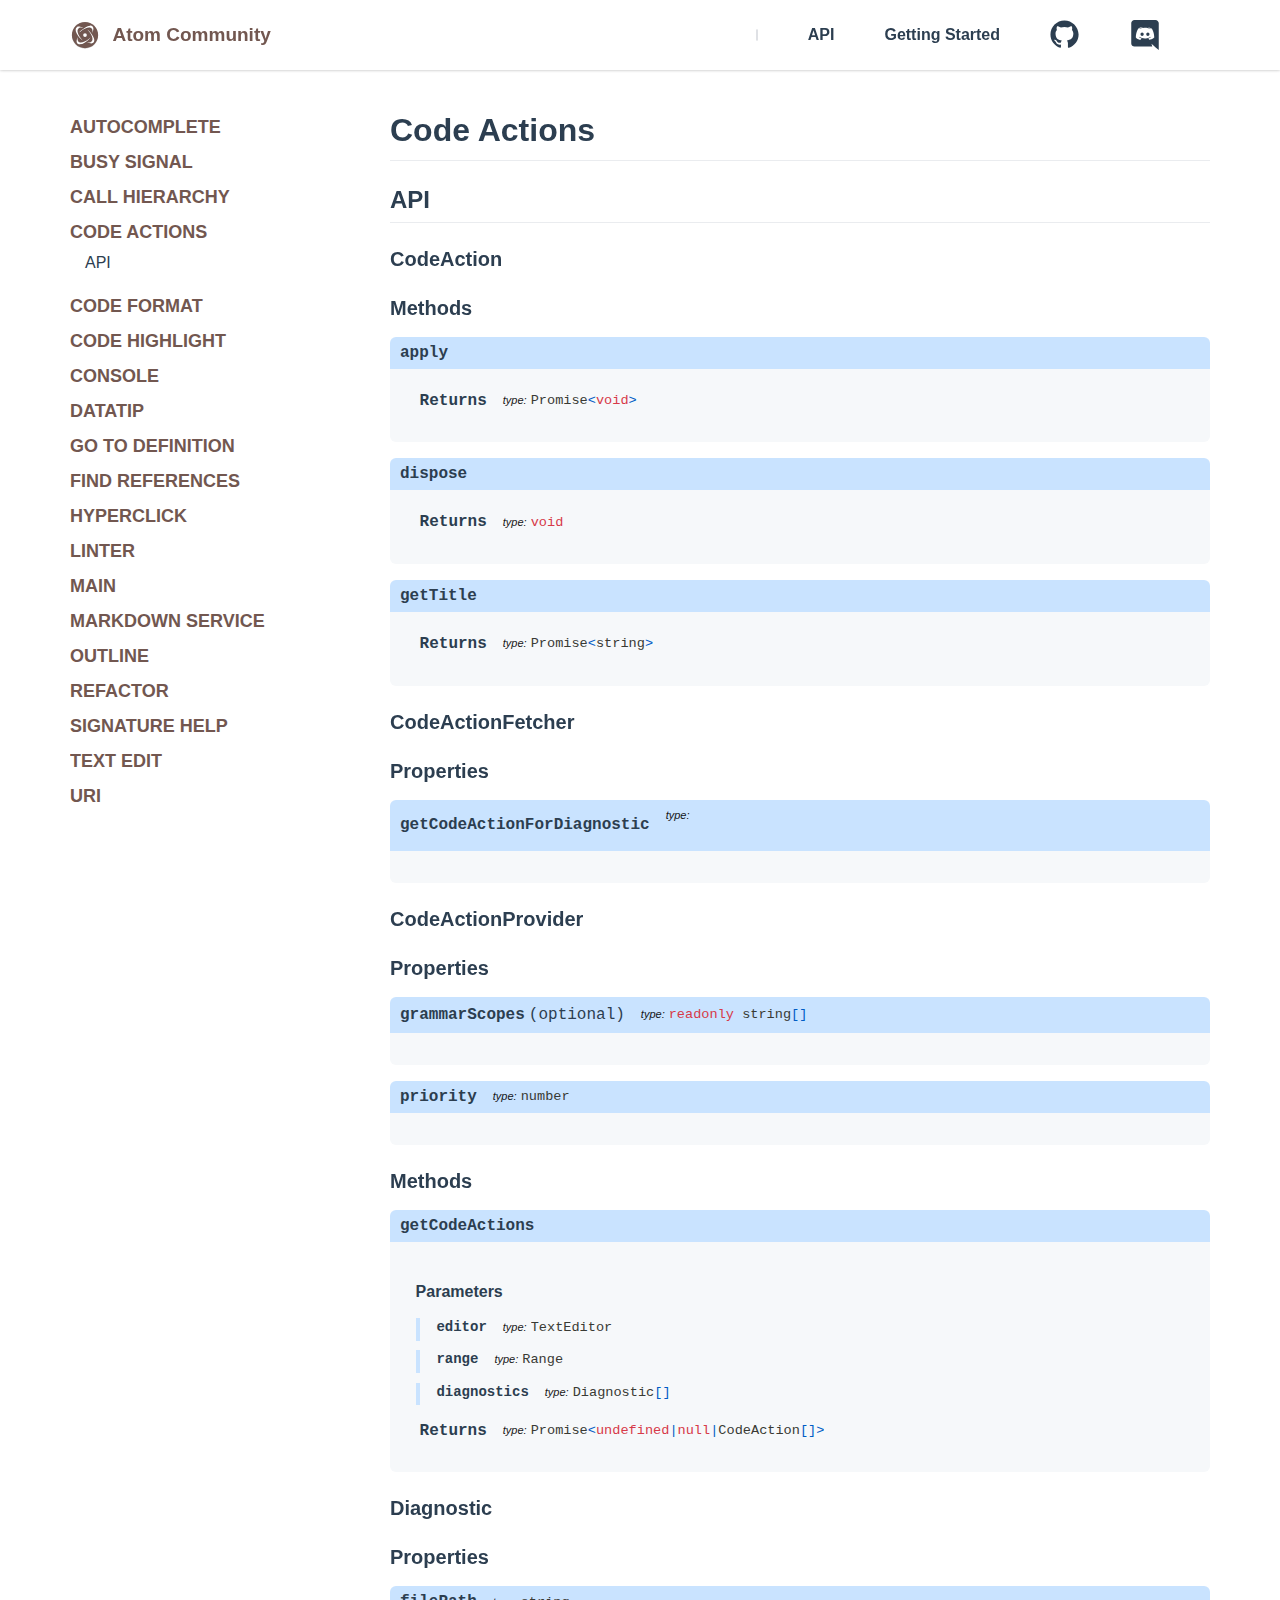
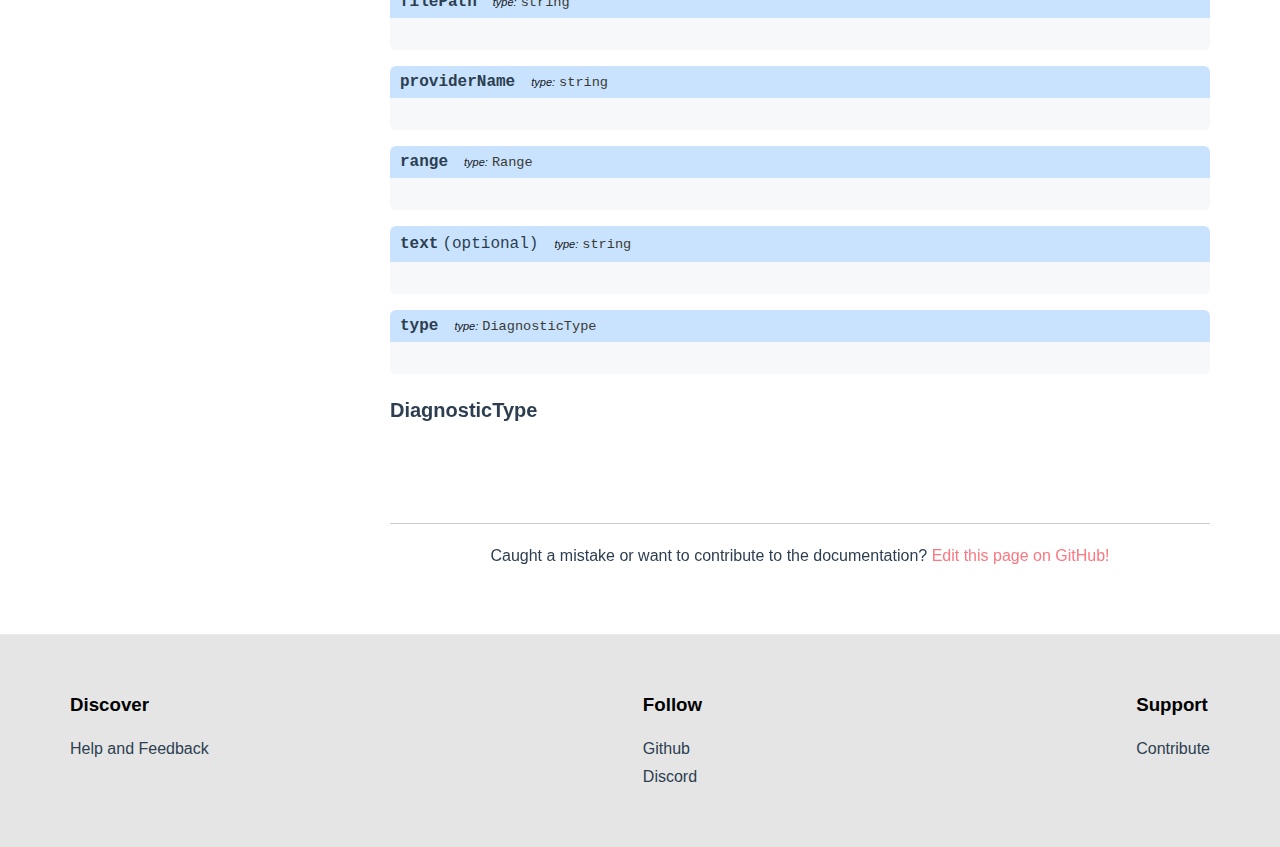
<file: api/code-actions/index.html>
<!DOCTYPE html><html lang="en" dir="ltr"><head>
  
    

  



<meta charset="utf-8">
<meta name="viewport" content="width=device-width, initial-scale=1.0">
<title>Code Actions: Atom Community</title>
<meta property="og:title" content="Code Actions: Atom Community">

<meta name="generator" content="rocket 0.1">
<link rel="canonical" href="/api/code-actions/">



<meta name="description" content="Atom IDE features">
<meta property="og:description" content="Atom IDE features">

  
    <link rel="apple-touch-icon" sizes="180x180" href="../../assets/apple-touch-icon.png">
<link rel="icon" type="image/png" sizes="32x32" href="../../assets/favicon-32x32.png">
<link rel="icon" type="image/png" sizes="16x16" href="../../assets/favicon-16x16.png">
<link rel="manifest" href="../../assets/webmanifest.json">
<link rel="mask-icon" href="../../assets/safari-pinned-tab.svg" color="#3f93ce">
<meta name="msapplication-TileColor" content="#1d3557">
<meta name="theme-color" content="#1d3557">

  
    <meta property="og:site_name" content="Atom Community">
<meta property="og:type" content="website">

<meta property="og:image" content="../../5c22e8c1.png">
<meta property="og:url" content="/api/code-actions/">

<meta name="twitter:card" content="summary_large_image">

  
    <link rel="stylesheet" href="../../ee401ad0.css">
<link rel="stylesheet" href="../../490f016e.css">
<link rel="stylesheet" href="../../a0513237.css">
<link rel="stylesheet" href="../../b8c01bc2.css">

<link rel="stylesheet" href="../../8388caba.css">
<link rel="stylesheet" href="../../6d509f95.css">



  
    <noscript>&#x3C;link rel="stylesheet" href="/_merged_assets/_static/search/noscript.css"></noscript>

  
    <noscript>&#x3C;link rel="stylesheet" href="/_merged_assets/_static/noscript.css"></noscript>

  

<link rel="preload" href="../../1fe76fa2.js" as="script" crossorigin="anonymous" />
<link rel="preload" href="../../8d94b22a.js" as="script" crossorigin="anonymous" />
<link rel="preload" href="../../a6d56f55.js" as="script" crossorigin="anonymous" />
<link rel="preload" href="../../0a30bcf5.js" as="script" crossorigin="anonymous" />
<link rel="preload" href="../../5969e7ee.js" as="script" crossorigin="anonymous" />
<link rel="preload" href="../../81d5322c4.js" as="script" crossorigin="anonymous" />
<link rel="preload" href="../../479c1ff03.js" as="script" crossorigin="anonymous" />
<link rel="preload" href="../../e55a85c9.js" as="script" crossorigin="anonymous" />
</head>

  

  
  <body layout="layout-api">
  

    
      <header id="main-header">
  <div class="content-area">
    
      <button id="mobile-menu-trigger" data-action="trigger-mobile-menu">
	<span class="sr-only">Show Menu</span>
	      <svg xmlns="http://www.w3.org/2000/svg" aria-hidden="true" role="img" viewBox="0 0 448 512" class="icon">
        <path fill="currentColor" d="M436 124H12c-6.627 0-12-5.373-12-12V80c0-6.627 5.373-12 12-12h424c6.627 0 12 5.373 12 12v32c0 6.627-5.373 12-12 12zm0 160H12c-6.627 0-12-5.373-12-12v-32c0-6.627 5.373-12 12-12h424c6.627 0 12 5.373 12 12v32c0 6.627-5.373 12-12 12zm0 160H12c-6.627 0-12-5.373-12-12v-32c0-6.627 5.373-12 12-12h424c6.627 0 12 5.373 12 12v32c0 6.627-5.373 12-12 12z"></path>
      </svg>

</button>

    
      
	<a class="logo-link" href="/">
  <img src="../../b11724ee.svg" alt="Atom Community Logo">
  <span>Atom Community</span>
</a>



    
      <rocket-search class="search" json-url="/_merged_assets/_static/rocket-search-index.json">
  <svg xmlns="http://www.w3.org/2000/svg" viewBox="0 0 129 129" style="width: 25px;">
    <path d="M51.6 96.7c11 0 21-3.9 28.8-10.5l35 35c.8.8 1.8 1.2 2.9 1.2s2.1-.4 2.9-1.2c1.6-1.6 1.6-4.2 0-5.8l-35-35c6.5-7.8 10.5-17.9 10.5-28.8 0-24.9-20.2-45.1-45.1-45.1-24.8 0-45.1 20.3-45.1 45.1 0 24.9 20.3 45.1 45.1 45.1zm0-82c20.4 0 36.9 16.6 36.9 36.9C88.5 72 72 88.5 51.6 88.5S14.7 71.9 14.7 51.6c0-20.3 16.6-36.9 36.9-36.9z"></path>
  </svg>
</rocket-search>



    
      
  <a href="/api/" class="active">API</a>
  <a href="/getting-started/" class="">Getting Started</a>

    
      <launch-dark-switch class="light-dark-switch" label="Toggle darkmode">Toggle darkmode</launch-dark-switch>


    
      
	<a class="social-link" href="https://github.com/atom-community" aria-label="Atom Community on GitHub" rel="noopener noreferrer" target="_blank">
		<span class="sr-only">GitHub</span>
		
			<svg xmlns="http://www.w3.org/2000/svg" viewBox="0 0 17 16" fill="none">
  <title>GitHub</title>
  <path fill="currentColor" fill-rule="evenodd" d="M8.18391.249268C3.82241.249268.253906 3.81777.253906 8.17927c0 3.46933 2.279874 6.44313 5.451874 7.53353.3965.0991.49563-.1983.49563-.3965v-1.3878c-2.18075.4956-2.67638-.9912-2.67638-.9912-.3965-.8922-.89212-1.1895-.89212-1.1895-.69388-.4957.09912-.4957.09912-.4957.793.0992 1.1895.793 1.1895.793.69388 1.2887 1.88338.8922 2.27988.6939.09912-.4956.29737-.8921.49562-1.0904-1.78425-.1982-3.5685-.8921-3.5685-3.96496 0-.89212.29738-1.586.793-2.08162-.09912-.19825-.3965-.99125.09913-2.08163 0 0 .69387-.19825 2.18075.793.59475-.19825 1.28862-.29737 1.9825-.29737.69387 0 1.38775.09912 1.98249.29737 1.4869-.99125 2.1808-.793 2.1808-.793.3965 1.09038.1982 1.88338.0991 2.08163.4956.59475.793 1.28862.793 2.08162 0 3.07286-1.8834 3.66766-3.66764 3.86586.29737.3965.59474.8921.59474 1.586v2.1808c0 .1982.0991.4956.5948.3965 3.172-1.0904 5.4518-4.0642 5.4518-7.53353-.0991-4.3615-3.6676-7.930002-8.02909-7.930002z" clip-rule="evenodd"></path>
</svg>

		
	</a>
	<a class="social-link" href="https://discord.gg/R4KV8jTVpS" aria-label="Atom Community on Discord" rel="noopener noreferrer" target="_blank">
		<span class="sr-only">Discord</span>
		
			<svg viewBox="0 0 24 24" xmlns="http://www.w3.org/2000/svg" fill="currentColor">
  <title>Discord</title>
  <path d="m3.58 21.196h14.259l-.681-2.205 1.629 1.398 1.493 1.338 2.72 2.273v-21.525c-.068-1.338-1.22-2.475-2.648-2.475l-16.767.003c-1.427 0-2.585 1.139-2.585 2.477v16.24c0 1.411 1.156 2.476 2.58 2.476zm10.548-15.513-.033.012.012-.012zm-7.631 1.269c1.833-1.334 3.532-1.27 3.532-1.27l.137.135c-2.243.535-3.26 1.537-3.26 1.537s.272-.133.747-.336c3.021-1.188 6.32-1.102 9.374.402 0 0-1.019-.937-3.124-1.537l.186-.183c.291.001 1.831.055 3.479 1.26 0 0 1.844 3.15 1.844 7.02-.061-.074-1.144 1.666-3.931 1.726 0 0-.472-.534-.808-1 1.63-.468 2.24-1.404 2.24-1.404-.535.337-1.023.537-1.419.737-.609.268-1.219.4-1.828.535-2.884.468-4.503-.315-6.033-.936l-.523-.266s.609.936 2.174 1.404c-.411.469-.818 1.002-.818 1.002-2.786-.066-3.802-1.806-3.802-1.806 0-3.876 1.833-7.02 1.833-7.02z"></path>
  <path d="m14.308 12.771c.711 0 1.29-.6 1.29-1.34 0-.735-.576-1.335-1.29-1.335v.003c-.708 0-1.288.598-1.29 1.338 0 .734.579 1.334 1.29 1.334z"></path>
  <path d="m9.69 12.771c.711 0 1.29-.6 1.29-1.34 0-.735-.575-1.335-1.286-1.335l-.004.003c-.711 0-1.29.598-1.29 1.338 0 .734.579 1.334 1.29 1.334z"></path>
</svg>

		
	</a>

    
  </div>
</header>

    

    
  <div id="content-wrapper">
    <div class="content-area">
      
        <rocket-drawer id="sidebar">
  <nav slot="content" id="sidebar-nav">
    
      <a class="logo-link" href="/">
  <img src="../../b11724ee.svg" alt="Atom Community Logo">
  <span>Atom Community</span>
</a>


    
      <rocket-navigation>
  <ul><li class="menu-item">
<a href="/api/autocomplete/">AutoComplete</a>

</li>
<li class="menu-item">
<a href="/api/busy-signal/">Busy Signal</a>

</li>
<li class="menu-item">
<a href="/api/call-hierarchy/">Call Hierarchy</a>

</li>
<li class="menu-item current">
<a href="/api/code-actions/">Code Actions</a>
<ul>
  <li class="menu-item anchor">
    <a href="#api" class="anchor">API</a>
  </li>
</ul>

</li>
<li class="menu-item">
<a href="/api/code-format/">Code Format</a>

</li>
<li class="menu-item">
<a href="/api/code-highlight/">Code Highlight</a>

</li>
<li class="menu-item">
<a href="/api/console/">Console</a>

</li>
<li class="menu-item">
<a href="/api/datatip/">Datatip</a>

</li>
<li class="menu-item">
<a href="/api/definitions/">Go to Definition</a>

</li>
<li class="menu-item">
<a href="/api/find-references/">Find References</a>

</li>
<li class="menu-item">
<a href="/api/hyperclick/">Hyperclick</a>

</li>
<li class="menu-item">
<a href="/api/linter/">Linter</a>

</li>
<li class="menu-item">
<a href="/api/main/">Main</a>

</li>
<li class="menu-item">
<a href="/api/markdown-service/">Markdown Service</a>

</li>
<li class="menu-item">
<a href="/api/outline/">Outline</a>

</li>
<li class="menu-item">
<a href="/api/refactor/">Refactor</a>

</li>
<li class="menu-item">
<a href="/api/sig-help/">Signature Help</a>

</li>
<li class="menu-item">
<a href="/api/text-edit/">Text Edit</a>

</li>
<li class="menu-item">
<a href="/api/uri/">URI</a>

</li></ul>
  <div class="sidebar-bottom">
  <hr>
  <launch-dark-switch class="light-dark-switch" label="Toggle darkmode">Toggle darkmode</launch-dark-switch>


  <a href="https://github.com/atom-community/atom-community.github.io/issues">Help and Feedback</a>
</div>

</rocket-navigation>

    
  </nav>
</rocket-drawer>

      
      
        <main class="markdown-body">
  
    <h1 id="content-top">
  <a class="anchor" href="#content-top">
    <svg class="octicon octicon-link" viewBox="0 0 16 16" aria-hidden="true" width="16" height="16">
      <path fill-rule="evenodd" d="M7.775 3.275a.75.75 0 001.06 1.06l1.25-1.25a2 2 0 112.83 2.83l-2.5 2.5a2 2 0 01-2.83 0 .75.75 0 00-1.06 1.06 3.5 3.5 0 004.95 0l2.5-2.5a3.5 3.5 0 00-4.95-4.95l-1.25 1.25zm-4.69 9.64a2 2 0 010-2.83l2.5-2.5a2 2 0 012.83 0 .75.75 0 001.06-1.06 3.5 3.5 0 00-4.95 0l-2.5 2.5a3.5 3.5 0 004.95 4.95l1.25-1.25a.75.75 0 00-1.06-1.06l-1.25 1.25a2 2 0 01-2.83 0z"></path>
    </svg>
  </a>
  <span class="title">Code Actions</span>
  
</h1>

<h2 id="api"><a class="anchor" href="#api"><svg class="octicon octicon-link" viewBox="0 0 16 16" aria-hidden="true" width="16" height="16"><path fill-rule="evenodd" d="M7.775 3.275a.75.75 0 001.06 1.06l1.25-1.25a2 2 0 112.83 2.83l-2.5 2.5a2 2 0 01-2.83 0 .75.75 0 00-1.06 1.06 3.5 3.5 0 004.95 0l2.5-2.5a3.5 3.5 0 00-4.95-4.95l-1.25 1.25zm-4.69 9.64a2 2 0 010-2.83l2.5-2.5a2 2 0 012.83 0 .75.75 0 001.06-1.06 3.5 3.5 0 00-4.95 0l-2.5 2.5a3.5 3.5 0 004.95 4.95l1.25-1.25a.75.75 0 00-1.06-1.06l-1.25 1.25a2 2 0 01-2.83 0z"></path></svg></a>API</h2>

  
    

  
<article class="type" data-name="CodeAction">
    <h3 id="codeaction" class="" slot="">
    <a class="anchor" href="#codeaction">
      <svg class="octicon octicon-link" viewBox="0 0 16 16" aria-hidden="true" width="16" height="16">
        <path fill-rule="evenodd" d="M7.775 3.275a.75.75 0 001.06 1.06l1.25-1.25a2 2 0 112.83 2.83l-2.5 2.5a2 2 0 01-2.83 0 .75.75 0 00-1.06 1.06 3.5 3.5 0 004.95 0l2.5-2.5a3.5 3.5 0 00-4.95-4.95l-1.25 1.25zm-4.69 9.64a2 2 0 010-2.83l2.5-2.5a2 2 0 012.83 0 .75.75 0 001.06-1.06 3.5 3.5 0 00-4.95 0l-2.5 2.5a3.5 3.5 0 004.95 4.95l1.25-1.25a.75.75 0 00-1.06-1.06l-1.25 1.25a2 2 0 01-2.83 0z"></path>
      </svg>
    </a>CodeAction</h3>
    





    
    
    

    
    
      <h3 id="codeaction-methods" class="" slot="">
    <a class="anchor" href="#codeaction-methods">
      <svg class="octicon octicon-link" viewBox="0 0 16 16" aria-hidden="true" width="16" height="16">
        <path fill-rule="evenodd" d="M7.775 3.275a.75.75 0 001.06 1.06l1.25-1.25a2 2 0 112.83 2.83l-2.5 2.5a2 2 0 01-2.83 0 .75.75 0 00-1.06 1.06 3.5 3.5 0 004.95 0l2.5-2.5a3.5 3.5 0 00-4.95-4.95l-1.25 1.25zm-4.69 9.64a2 2 0 010-2.83l2.5-2.5a2 2 0 012.83 0 .75.75 0 001.06-1.06 3.5 3.5 0 00-4.95 0l-2.5 2.5a3.5 3.5 0 004.95 4.95l1.25-1.25a.75.75 0 00-1.06-1.06l-1.25 1.25a2 2 0 01-2.83 0z"></path>
      </svg>
    </a>Methods</h3><type-doc kind="method" data-method="apply" data-name="apply">
          <h4 id="codeaction-apply" class="" slot="name">
    <a class="anchor" href="#codeaction-apply">
      <svg class="octicon octicon-link" viewBox="0 0 16 16" aria-hidden="true" width="16" height="16">
        <path fill-rule="evenodd" d="M7.775 3.275a.75.75 0 001.06 1.06l1.25-1.25a2 2 0 112.83 2.83l-2.5 2.5a2 2 0 01-2.83 0 .75.75 0 00-1.06 1.06 3.5 3.5 0 004.95 0l2.5-2.5a3.5 3.5 0 00-4.95-4.95l-1.25 1.25zm-4.69 9.64a2 2 0 010-2.83l2.5-2.5a2 2 0 012.83 0 .75.75 0 001.06-1.06 3.5 3.5 0 00-4.95 0l-2.5 2.5a3.5 3.5 0 004.95 4.95l1.25-1.25a.75.75 0 00-1.06-1.06l-1.25 1.25a2 2 0 01-2.83 0z"></path>
      </svg>
    </a>apply</h4>

          

            





            

            
            
            

            
            <type-doc kind="return">
              <h4 id="codeaction-apply-returns" class="" slot="name">
    <a class="anchor" href="#codeaction-apply-returns">
      <svg class="octicon octicon-link" viewBox="0 0 16 16" aria-hidden="true" width="16" height="16">
        <path fill-rule="evenodd" d="M7.775 3.275a.75.75 0 001.06 1.06l1.25-1.25a2 2 0 112.83 2.83l-2.5 2.5a2 2 0 01-2.83 0 .75.75 0 00-1.06 1.06 3.5 3.5 0 004.95 0l2.5-2.5a3.5 3.5 0 00-4.95-4.95l-1.25 1.25zm-4.69 9.64a2 2 0 010-2.83l2.5-2.5a2 2 0 012.83 0 .75.75 0 001.06-1.06 3.5 3.5 0 00-4.95 0l-2.5 2.5a3.5 3.5 0 004.95 4.95l1.25-1.25a.75.75 0 00-1.06-1.06l-1.25 1.25a2 2 0 01-2.83 0z"></path>
      </svg>
    </a>Returns</h4>
              <span slot="type">
                <pre class="language-ts"><code class="language-ts"><span class="token builtin">Promise</span><span class="token operator">&lt;</span><span class="token keyword">void</span><span class="token operator">&gt;</span>
</code></pre>

              </span>
              




            </type-doc>
            
          

        </type-doc><type-doc kind="method" data-method="dispose" data-name="dispose">
          <h4 id="codeaction-dispose" class="" slot="name">
    <a class="anchor" href="#codeaction-dispose">
      <svg class="octicon octicon-link" viewBox="0 0 16 16" aria-hidden="true" width="16" height="16">
        <path fill-rule="evenodd" d="M7.775 3.275a.75.75 0 001.06 1.06l1.25-1.25a2 2 0 112.83 2.83l-2.5 2.5a2 2 0 01-2.83 0 .75.75 0 00-1.06 1.06 3.5 3.5 0 004.95 0l2.5-2.5a3.5 3.5 0 00-4.95-4.95l-1.25 1.25zm-4.69 9.64a2 2 0 010-2.83l2.5-2.5a2 2 0 012.83 0 .75.75 0 001.06-1.06 3.5 3.5 0 00-4.95 0l-2.5 2.5a3.5 3.5 0 004.95 4.95l1.25-1.25a.75.75 0 00-1.06-1.06l-1.25 1.25a2 2 0 01-2.83 0z"></path>
      </svg>
    </a>dispose</h4>

          

            





            

            
            
            

            
            <type-doc kind="return">
              <h4 id="codeaction-dispose-returns" class="" slot="name">
    <a class="anchor" href="#codeaction-dispose-returns">
      <svg class="octicon octicon-link" viewBox="0 0 16 16" aria-hidden="true" width="16" height="16">
        <path fill-rule="evenodd" d="M7.775 3.275a.75.75 0 001.06 1.06l1.25-1.25a2 2 0 112.83 2.83l-2.5 2.5a2 2 0 01-2.83 0 .75.75 0 00-1.06 1.06 3.5 3.5 0 004.95 0l2.5-2.5a3.5 3.5 0 00-4.95-4.95l-1.25 1.25zm-4.69 9.64a2 2 0 010-2.83l2.5-2.5a2 2 0 012.83 0 .75.75 0 001.06-1.06 3.5 3.5 0 00-4.95 0l-2.5 2.5a3.5 3.5 0 004.95 4.95l1.25-1.25a.75.75 0 00-1.06-1.06l-1.25 1.25a2 2 0 01-2.83 0z"></path>
      </svg>
    </a>Returns</h4>
              <span slot="type">
                <pre class="language-ts"><code class="language-ts"><span class="token keyword">void</span>
</code></pre>

              </span>
              




            </type-doc>
            
          

        </type-doc><type-doc kind="method" data-method="getTitle" data-name="getTitle">
          <h4 id="codeaction-gettitle" class="" slot="name">
    <a class="anchor" href="#codeaction-gettitle">
      <svg class="octicon octicon-link" viewBox="0 0 16 16" aria-hidden="true" width="16" height="16">
        <path fill-rule="evenodd" d="M7.775 3.275a.75.75 0 001.06 1.06l1.25-1.25a2 2 0 112.83 2.83l-2.5 2.5a2 2 0 01-2.83 0 .75.75 0 00-1.06 1.06 3.5 3.5 0 004.95 0l2.5-2.5a3.5 3.5 0 00-4.95-4.95l-1.25 1.25zm-4.69 9.64a2 2 0 010-2.83l2.5-2.5a2 2 0 012.83 0 .75.75 0 001.06-1.06 3.5 3.5 0 00-4.95 0l-2.5 2.5a3.5 3.5 0 004.95 4.95l1.25-1.25a.75.75 0 00-1.06-1.06l-1.25 1.25a2 2 0 01-2.83 0z"></path>
      </svg>
    </a>getTitle</h4>

          

            





            

            
            
            

            
            <type-doc kind="return">
              <h4 id="codeaction-gettitle-returns" class="" slot="name">
    <a class="anchor" href="#codeaction-gettitle-returns">
      <svg class="octicon octicon-link" viewBox="0 0 16 16" aria-hidden="true" width="16" height="16">
        <path fill-rule="evenodd" d="M7.775 3.275a.75.75 0 001.06 1.06l1.25-1.25a2 2 0 112.83 2.83l-2.5 2.5a2 2 0 01-2.83 0 .75.75 0 00-1.06 1.06 3.5 3.5 0 004.95 0l2.5-2.5a3.5 3.5 0 00-4.95-4.95l-1.25 1.25zm-4.69 9.64a2 2 0 010-2.83l2.5-2.5a2 2 0 012.83 0 .75.75 0 001.06-1.06 3.5 3.5 0 00-4.95 0l-2.5 2.5a3.5 3.5 0 004.95 4.95l1.25-1.25a.75.75 0 00-1.06-1.06l-1.25 1.25a2 2 0 01-2.83 0z"></path>
      </svg>
    </a>Returns</h4>
              <span slot="type">
                <pre class="language-ts"><code class="language-ts"><span class="token builtin">Promise</span><span class="token operator">&lt;</span><span class="token builtin">string</span><span class="token operator">&gt;</span>
</code></pre>

              </span>
              




            </type-doc>
            
          

        </type-doc>
    

  </article><article class="type" data-name="CodeActionFetcher">
    <h3 id="codeactionfetcher" class="" slot="">
    <a class="anchor" href="#codeactionfetcher">
      <svg class="octicon octicon-link" viewBox="0 0 16 16" aria-hidden="true" width="16" height="16">
        <path fill-rule="evenodd" d="M7.775 3.275a.75.75 0 001.06 1.06l1.25-1.25a2 2 0 112.83 2.83l-2.5 2.5a2 2 0 01-2.83 0 .75.75 0 00-1.06 1.06 3.5 3.5 0 004.95 0l2.5-2.5a3.5 3.5 0 00-4.95-4.95l-1.25 1.25zm-4.69 9.64a2 2 0 010-2.83l2.5-2.5a2 2 0 012.83 0 .75.75 0 001.06-1.06 3.5 3.5 0 00-4.95 0l-2.5 2.5a3.5 3.5 0 004.95 4.95l1.25-1.25a.75.75 0 00-1.06-1.06l-1.25 1.25a2 2 0 01-2.83 0z"></path>
      </svg>
    </a>CodeActionFetcher</h3>
    





    
    
      <h3 id="codeactionfetcher-properties" class="" slot="">
    <a class="anchor" href="#codeactionfetcher-properties">
      <svg class="octicon octicon-link" viewBox="0 0 16 16" aria-hidden="true" width="16" height="16">
        <path fill-rule="evenodd" d="M7.775 3.275a.75.75 0 001.06 1.06l1.25-1.25a2 2 0 112.83 2.83l-2.5 2.5a2 2 0 01-2.83 0 .75.75 0 00-1.06 1.06 3.5 3.5 0 004.95 0l2.5-2.5a3.5 3.5 0 00-4.95-4.95l-1.25 1.25zm-4.69 9.64a2 2 0 010-2.83l2.5-2.5a2 2 0 012.83 0 .75.75 0 001.06-1.06 3.5 3.5 0 00-4.95 0l-2.5 2.5a3.5 3.5 0 004.95 4.95l1.25-1.25a.75.75 0 00-1.06-1.06l-1.25 1.25a2 2 0 01-2.83 0z"></path>
      </svg>
    </a>Properties</h3><type-doc kind="property" data-name="getCodeActionForDiagnostic">
          <span slot="name">
            <h4 id="codeactionfetcher-getcodeactionfordiagnostic" class="" slot="">
    <a class="anchor" href="#codeactionfetcher-getcodeactionfordiagnostic">
      <svg class="octicon octicon-link" viewBox="0 0 16 16" aria-hidden="true" width="16" height="16">
        <path fill-rule="evenodd" d="M7.775 3.275a.75.75 0 001.06 1.06l1.25-1.25a2 2 0 112.83 2.83l-2.5 2.5a2 2 0 01-2.83 0 .75.75 0 00-1.06 1.06 3.5 3.5 0 004.95 0l2.5-2.5a3.5 3.5 0 00-4.95-4.95l-1.25 1.25zm-4.69 9.64a2 2 0 010-2.83l2.5-2.5a2 2 0 012.83 0 .75.75 0 001.06-1.06 3.5 3.5 0 00-4.95 0l-2.5 2.5a3.5 3.5 0 004.95 4.95l1.25-1.25a.75.75 0 00-1.06-1.06l-1.25 1.25a2 2 0 01-2.83 0z"></path>
      </svg>
    </a>getCodeActionForDiagnostic</h4>
            
          </span>
          
            <span slot="type"><pre class="language-ts"><code class="language-ts">
  
</code></pre>
</span>
          

          




        </type-doc>
    

    
    
    

  </article><article class="type" data-name="CodeActionProvider">
    <h3 id="codeactionprovider" class="" slot="">
    <a class="anchor" href="#codeactionprovider">
      <svg class="octicon octicon-link" viewBox="0 0 16 16" aria-hidden="true" width="16" height="16">
        <path fill-rule="evenodd" d="M7.775 3.275a.75.75 0 001.06 1.06l1.25-1.25a2 2 0 112.83 2.83l-2.5 2.5a2 2 0 01-2.83 0 .75.75 0 00-1.06 1.06 3.5 3.5 0 004.95 0l2.5-2.5a3.5 3.5 0 00-4.95-4.95l-1.25 1.25zm-4.69 9.64a2 2 0 010-2.83l2.5-2.5a2 2 0 012.83 0 .75.75 0 001.06-1.06 3.5 3.5 0 00-4.95 0l-2.5 2.5a3.5 3.5 0 004.95 4.95l1.25-1.25a.75.75 0 00-1.06-1.06l-1.25 1.25a2 2 0 01-2.83 0z"></path>
      </svg>
    </a>CodeActionProvider</h3>
    





    
    
      <h3 id="codeactionprovider-properties" class="" slot="">
    <a class="anchor" href="#codeactionprovider-properties">
      <svg class="octicon octicon-link" viewBox="0 0 16 16" aria-hidden="true" width="16" height="16">
        <path fill-rule="evenodd" d="M7.775 3.275a.75.75 0 001.06 1.06l1.25-1.25a2 2 0 112.83 2.83l-2.5 2.5a2 2 0 01-2.83 0 .75.75 0 00-1.06 1.06 3.5 3.5 0 004.95 0l2.5-2.5a3.5 3.5 0 00-4.95-4.95l-1.25 1.25zm-4.69 9.64a2 2 0 010-2.83l2.5-2.5a2 2 0 012.83 0 .75.75 0 001.06-1.06 3.5 3.5 0 00-4.95 0l-2.5 2.5a3.5 3.5 0 004.95 4.95l1.25-1.25a.75.75 0 00-1.06-1.06l-1.25 1.25a2 2 0 01-2.83 0z"></path>
      </svg>
    </a>Properties</h3><type-doc kind="property" data-name="grammarScopes">
          <span slot="name">
            <h4 id="codeactionprovider-grammarscopes" class="" slot="">
    <a class="anchor" href="#codeactionprovider-grammarscopes">
      <svg class="octicon octicon-link" viewBox="0 0 16 16" aria-hidden="true" width="16" height="16">
        <path fill-rule="evenodd" d="M7.775 3.275a.75.75 0 001.06 1.06l1.25-1.25a2 2 0 112.83 2.83l-2.5 2.5a2 2 0 01-2.83 0 .75.75 0 00-1.06 1.06 3.5 3.5 0 004.95 0l2.5-2.5a3.5 3.5 0 00-4.95-4.95l-1.25 1.25zm-4.69 9.64a2 2 0 010-2.83l2.5-2.5a2 2 0 012.83 0 .75.75 0 001.06-1.06 3.5 3.5 0 00-4.95 0l-2.5 2.5a3.5 3.5 0 004.95 4.95l1.25-1.25a.75.75 0 00-1.06-1.06l-1.25 1.25a2 2 0 01-2.83 0z"></path>
      </svg>
    </a>grammarScopes</h4>
            <span>(optional)</span>
          </span>
          
            <span slot="type"><pre class="language-ts"><code class="language-ts"><span class="token keyword">readonly</span> <span class="token builtin">string</span><span class="token punctuation">[</span><span class="token punctuation">]</span>
</code></pre>
</span>
          

          




        </type-doc><type-doc kind="property" data-name="priority">
          <span slot="name">
            <h4 id="codeactionprovider-priority" class="" slot="">
    <a class="anchor" href="#codeactionprovider-priority">
      <svg class="octicon octicon-link" viewBox="0 0 16 16" aria-hidden="true" width="16" height="16">
        <path fill-rule="evenodd" d="M7.775 3.275a.75.75 0 001.06 1.06l1.25-1.25a2 2 0 112.83 2.83l-2.5 2.5a2 2 0 01-2.83 0 .75.75 0 00-1.06 1.06 3.5 3.5 0 004.95 0l2.5-2.5a3.5 3.5 0 00-4.95-4.95l-1.25 1.25zm-4.69 9.64a2 2 0 010-2.83l2.5-2.5a2 2 0 012.83 0 .75.75 0 001.06-1.06 3.5 3.5 0 00-4.95 0l-2.5 2.5a3.5 3.5 0 004.95 4.95l1.25-1.25a.75.75 0 00-1.06-1.06l-1.25 1.25a2 2 0 01-2.83 0z"></path>
      </svg>
    </a>priority</h4>
            
          </span>
          
            <span slot="type"><pre class="language-ts"><code class="language-ts"><span class="token builtin">number</span>
</code></pre>
</span>
          

          




        </type-doc>
    

    
    
      <h3 id="codeactionprovider-methods" class="" slot="">
    <a class="anchor" href="#codeactionprovider-methods">
      <svg class="octicon octicon-link" viewBox="0 0 16 16" aria-hidden="true" width="16" height="16">
        <path fill-rule="evenodd" d="M7.775 3.275a.75.75 0 001.06 1.06l1.25-1.25a2 2 0 112.83 2.83l-2.5 2.5a2 2 0 01-2.83 0 .75.75 0 00-1.06 1.06 3.5 3.5 0 004.95 0l2.5-2.5a3.5 3.5 0 00-4.95-4.95l-1.25 1.25zm-4.69 9.64a2 2 0 010-2.83l2.5-2.5a2 2 0 012.83 0 .75.75 0 001.06-1.06 3.5 3.5 0 00-4.95 0l-2.5 2.5a3.5 3.5 0 004.95 4.95l1.25-1.25a.75.75 0 00-1.06-1.06l-1.25 1.25a2 2 0 01-2.83 0z"></path>
      </svg>
    </a>Methods</h3><type-doc kind="method" data-method="getCodeActions" data-name="getCodeActions">
          <h4 id="codeactionprovider-getcodeactions" class="" slot="name">
    <a class="anchor" href="#codeactionprovider-getcodeactions">
      <svg class="octicon octicon-link" viewBox="0 0 16 16" aria-hidden="true" width="16" height="16">
        <path fill-rule="evenodd" d="M7.775 3.275a.75.75 0 001.06 1.06l1.25-1.25a2 2 0 112.83 2.83l-2.5 2.5a2 2 0 01-2.83 0 .75.75 0 00-1.06 1.06 3.5 3.5 0 004.95 0l2.5-2.5a3.5 3.5 0 00-4.95-4.95l-1.25 1.25zm-4.69 9.64a2 2 0 010-2.83l2.5-2.5a2 2 0 012.83 0 .75.75 0 001.06-1.06 3.5 3.5 0 00-4.95 0l-2.5 2.5a3.5 3.5 0 004.95 4.95l1.25-1.25a.75.75 0 00-1.06-1.06l-1.25 1.25a2 2 0 01-2.83 0z"></path>
      </svg>
    </a>getCodeActions</h4>

          

            





            

            
            
              <h4 id="getcodeactions-parameters" class="" slot="">
    <a class="anchor" href="#getcodeactions-parameters">
      <svg class="octicon octicon-link" viewBox="0 0 16 16" aria-hidden="true" width="16" height="16">
        <path fill-rule="evenodd" d="M7.775 3.275a.75.75 0 001.06 1.06l1.25-1.25a2 2 0 112.83 2.83l-2.5 2.5a2 2 0 01-2.83 0 .75.75 0 00-1.06 1.06 3.5 3.5 0 004.95 0l2.5-2.5a3.5 3.5 0 00-4.95-4.95l-1.25 1.25zm-4.69 9.64a2 2 0 010-2.83l2.5-2.5a2 2 0 012.83 0 .75.75 0 001.06-1.06 3.5 3.5 0 00-4.95 0l-2.5 2.5a3.5 3.5 0 004.95 4.95l1.25-1.25a.75.75 0 00-1.06-1.06l-1.25 1.25a2 2 0 01-2.83 0z"></path>
      </svg>
    </a>Parameters</h4><type-doc kind="parameter" data-parameter="editor">
                  <h5 id="parameter-getcodeactions-editor" class="" slot="name">
    <a class="anchor" href="#parameter-getcodeactions-editor">
      <svg class="octicon octicon-link" viewBox="0 0 16 16" aria-hidden="true" width="16" height="16">
        <path fill-rule="evenodd" d="M7.775 3.275a.75.75 0 001.06 1.06l1.25-1.25a2 2 0 112.83 2.83l-2.5 2.5a2 2 0 01-2.83 0 .75.75 0 00-1.06 1.06 3.5 3.5 0 004.95 0l2.5-2.5a3.5 3.5 0 00-4.95-4.95l-1.25 1.25zm-4.69 9.64a2 2 0 010-2.83l2.5-2.5a2 2 0 012.83 0 .75.75 0 001.06-1.06 3.5 3.5 0 00-4.95 0l-2.5 2.5a3.5 3.5 0 004.95 4.95l1.25-1.25a.75.75 0 00-1.06-1.06l-1.25 1.25a2 2 0 01-2.83 0z"></path>
      </svg>
    </a>editor</h5>
                  <span slot="type"><pre class="language-ts"><code class="language-ts">TextEditor
</code></pre>
</span>
                  




                </type-doc><type-doc kind="parameter" data-parameter="range">
                  <h5 id="parameter-getcodeactions-range" class="" slot="name">
    <a class="anchor" href="#parameter-getcodeactions-range">
      <svg class="octicon octicon-link" viewBox="0 0 16 16" aria-hidden="true" width="16" height="16">
        <path fill-rule="evenodd" d="M7.775 3.275a.75.75 0 001.06 1.06l1.25-1.25a2 2 0 112.83 2.83l-2.5 2.5a2 2 0 01-2.83 0 .75.75 0 00-1.06 1.06 3.5 3.5 0 004.95 0l2.5-2.5a3.5 3.5 0 00-4.95-4.95l-1.25 1.25zm-4.69 9.64a2 2 0 010-2.83l2.5-2.5a2 2 0 012.83 0 .75.75 0 001.06-1.06 3.5 3.5 0 00-4.95 0l-2.5 2.5a3.5 3.5 0 004.95 4.95l1.25-1.25a.75.75 0 00-1.06-1.06l-1.25 1.25a2 2 0 01-2.83 0z"></path>
      </svg>
    </a>range</h5>
                  <span slot="type"><pre class="language-ts"><code class="language-ts">Range
</code></pre>
</span>
                  




                </type-doc><type-doc kind="parameter" data-parameter="diagnostics">
                  <h5 id="parameter-getcodeactions-diagnostics" class="" slot="name">
    <a class="anchor" href="#parameter-getcodeactions-diagnostics">
      <svg class="octicon octicon-link" viewBox="0 0 16 16" aria-hidden="true" width="16" height="16">
        <path fill-rule="evenodd" d="M7.775 3.275a.75.75 0 001.06 1.06l1.25-1.25a2 2 0 112.83 2.83l-2.5 2.5a2 2 0 01-2.83 0 .75.75 0 00-1.06 1.06 3.5 3.5 0 004.95 0l2.5-2.5a3.5 3.5 0 00-4.95-4.95l-1.25 1.25zm-4.69 9.64a2 2 0 010-2.83l2.5-2.5a2 2 0 012.83 0 .75.75 0 001.06-1.06 3.5 3.5 0 00-4.95 0l-2.5 2.5a3.5 3.5 0 004.95 4.95l1.25-1.25a.75.75 0 00-1.06-1.06l-1.25 1.25a2 2 0 01-2.83 0z"></path>
      </svg>
    </a>diagnostics</h5>
                  <span slot="type"><pre class="language-ts"><code class="language-ts">Diagnostic<span class="token punctuation">[</span><span class="token punctuation">]</span>
</code></pre>
</span>
                  




                </type-doc>
            

            
            <type-doc kind="return">
              <h4 id="codeactionprovider-getcodeactions-returns" class="" slot="name">
    <a class="anchor" href="#codeactionprovider-getcodeactions-returns">
      <svg class="octicon octicon-link" viewBox="0 0 16 16" aria-hidden="true" width="16" height="16">
        <path fill-rule="evenodd" d="M7.775 3.275a.75.75 0 001.06 1.06l1.25-1.25a2 2 0 112.83 2.83l-2.5 2.5a2 2 0 01-2.83 0 .75.75 0 00-1.06 1.06 3.5 3.5 0 004.95 0l2.5-2.5a3.5 3.5 0 00-4.95-4.95l-1.25 1.25zm-4.69 9.64a2 2 0 010-2.83l2.5-2.5a2 2 0 012.83 0 .75.75 0 001.06-1.06 3.5 3.5 0 00-4.95 0l-2.5 2.5a3.5 3.5 0 004.95 4.95l1.25-1.25a.75.75 0 00-1.06-1.06l-1.25 1.25a2 2 0 01-2.83 0z"></path>
      </svg>
    </a>Returns</h4>
              <span slot="type">
                <pre class="language-ts"><code class="language-ts"><span class="token builtin">Promise</span><span class="token operator">&lt;</span><span class="token keyword">undefined</span><span class="token operator">|</span><span class="token keyword">null</span><span class="token operator">|</span>CodeAction<span class="token punctuation">[</span><span class="token punctuation">]</span><span class="token operator">&gt;</span>
</code></pre>

              </span>
              




            </type-doc>
            
          

        </type-doc>
    

  </article><article class="type" data-name="Diagnostic">
    <h3 id="diagnostic" class="" slot="">
    <a class="anchor" href="#diagnostic">
      <svg class="octicon octicon-link" viewBox="0 0 16 16" aria-hidden="true" width="16" height="16">
        <path fill-rule="evenodd" d="M7.775 3.275a.75.75 0 001.06 1.06l1.25-1.25a2 2 0 112.83 2.83l-2.5 2.5a2 2 0 01-2.83 0 .75.75 0 00-1.06 1.06 3.5 3.5 0 004.95 0l2.5-2.5a3.5 3.5 0 00-4.95-4.95l-1.25 1.25zm-4.69 9.64a2 2 0 010-2.83l2.5-2.5a2 2 0 012.83 0 .75.75 0 001.06-1.06 3.5 3.5 0 00-4.95 0l-2.5 2.5a3.5 3.5 0 004.95 4.95l1.25-1.25a.75.75 0 00-1.06-1.06l-1.25 1.25a2 2 0 01-2.83 0z"></path>
      </svg>
    </a>Diagnostic</h3>
    





    
    
      <h3 id="diagnostic-properties" class="" slot="">
    <a class="anchor" href="#diagnostic-properties">
      <svg class="octicon octicon-link" viewBox="0 0 16 16" aria-hidden="true" width="16" height="16">
        <path fill-rule="evenodd" d="M7.775 3.275a.75.75 0 001.06 1.06l1.25-1.25a2 2 0 112.83 2.83l-2.5 2.5a2 2 0 01-2.83 0 .75.75 0 00-1.06 1.06 3.5 3.5 0 004.95 0l2.5-2.5a3.5 3.5 0 00-4.95-4.95l-1.25 1.25zm-4.69 9.64a2 2 0 010-2.83l2.5-2.5a2 2 0 012.83 0 .75.75 0 001.06-1.06 3.5 3.5 0 00-4.95 0l-2.5 2.5a3.5 3.5 0 004.95 4.95l1.25-1.25a.75.75 0 00-1.06-1.06l-1.25 1.25a2 2 0 01-2.83 0z"></path>
      </svg>
    </a>Properties</h3><type-doc kind="property" data-name="filePath">
          <span slot="name">
            <h4 id="diagnostic-filepath" class="" slot="">
    <a class="anchor" href="#diagnostic-filepath">
      <svg class="octicon octicon-link" viewBox="0 0 16 16" aria-hidden="true" width="16" height="16">
        <path fill-rule="evenodd" d="M7.775 3.275a.75.75 0 001.06 1.06l1.25-1.25a2 2 0 112.83 2.83l-2.5 2.5a2 2 0 01-2.83 0 .75.75 0 00-1.06 1.06 3.5 3.5 0 004.95 0l2.5-2.5a3.5 3.5 0 00-4.95-4.95l-1.25 1.25zm-4.69 9.64a2 2 0 010-2.83l2.5-2.5a2 2 0 012.83 0 .75.75 0 001.06-1.06 3.5 3.5 0 00-4.95 0l-2.5 2.5a3.5 3.5 0 004.95 4.95l1.25-1.25a.75.75 0 00-1.06-1.06l-1.25 1.25a2 2 0 01-2.83 0z"></path>
      </svg>
    </a>filePath</h4>
            
          </span>
          
            <span slot="type"><pre class="language-ts"><code class="language-ts"><span class="token builtin">string</span>
</code></pre>
</span>
          

          




        </type-doc><type-doc kind="property" data-name="providerName">
          <span slot="name">
            <h4 id="diagnostic-providername" class="" slot="">
    <a class="anchor" href="#diagnostic-providername">
      <svg class="octicon octicon-link" viewBox="0 0 16 16" aria-hidden="true" width="16" height="16">
        <path fill-rule="evenodd" d="M7.775 3.275a.75.75 0 001.06 1.06l1.25-1.25a2 2 0 112.83 2.83l-2.5 2.5a2 2 0 01-2.83 0 .75.75 0 00-1.06 1.06 3.5 3.5 0 004.95 0l2.5-2.5a3.5 3.5 0 00-4.95-4.95l-1.25 1.25zm-4.69 9.64a2 2 0 010-2.83l2.5-2.5a2 2 0 012.83 0 .75.75 0 001.06-1.06 3.5 3.5 0 00-4.95 0l-2.5 2.5a3.5 3.5 0 004.95 4.95l1.25-1.25a.75.75 0 00-1.06-1.06l-1.25 1.25a2 2 0 01-2.83 0z"></path>
      </svg>
    </a>providerName</h4>
            
          </span>
          
            <span slot="type"><pre class="language-ts"><code class="language-ts"><span class="token builtin">string</span>
</code></pre>
</span>
          

          




        </type-doc><type-doc kind="property" data-name="range">
          <span slot="name">
            <h4 id="diagnostic-range" class="" slot="">
    <a class="anchor" href="#diagnostic-range">
      <svg class="octicon octicon-link" viewBox="0 0 16 16" aria-hidden="true" width="16" height="16">
        <path fill-rule="evenodd" d="M7.775 3.275a.75.75 0 001.06 1.06l1.25-1.25a2 2 0 112.83 2.83l-2.5 2.5a2 2 0 01-2.83 0 .75.75 0 00-1.06 1.06 3.5 3.5 0 004.95 0l2.5-2.5a3.5 3.5 0 00-4.95-4.95l-1.25 1.25zm-4.69 9.64a2 2 0 010-2.83l2.5-2.5a2 2 0 012.83 0 .75.75 0 001.06-1.06 3.5 3.5 0 00-4.95 0l-2.5 2.5a3.5 3.5 0 004.95 4.95l1.25-1.25a.75.75 0 00-1.06-1.06l-1.25 1.25a2 2 0 01-2.83 0z"></path>
      </svg>
    </a>range</h4>
            
          </span>
          
            <span slot="type"><pre class="language-ts"><code class="language-ts">Range
</code></pre>
</span>
          

          




        </type-doc><type-doc kind="property" data-name="text">
          <span slot="name">
            <h4 id="diagnostic-text" class="" slot="">
    <a class="anchor" href="#diagnostic-text">
      <svg class="octicon octicon-link" viewBox="0 0 16 16" aria-hidden="true" width="16" height="16">
        <path fill-rule="evenodd" d="M7.775 3.275a.75.75 0 001.06 1.06l1.25-1.25a2 2 0 112.83 2.83l-2.5 2.5a2 2 0 01-2.83 0 .75.75 0 00-1.06 1.06 3.5 3.5 0 004.95 0l2.5-2.5a3.5 3.5 0 00-4.95-4.95l-1.25 1.25zm-4.69 9.64a2 2 0 010-2.83l2.5-2.5a2 2 0 012.83 0 .75.75 0 001.06-1.06 3.5 3.5 0 00-4.95 0l-2.5 2.5a3.5 3.5 0 004.95 4.95l1.25-1.25a.75.75 0 00-1.06-1.06l-1.25 1.25a2 2 0 01-2.83 0z"></path>
      </svg>
    </a>text</h4>
            <span>(optional)</span>
          </span>
          
            <span slot="type"><pre class="language-ts"><code class="language-ts"><span class="token builtin">string</span>
</code></pre>
</span>
          

          




        </type-doc><type-doc kind="property" data-name="type">
          <span slot="name">
            <h4 id="diagnostic-type" class="" slot="">
    <a class="anchor" href="#diagnostic-type">
      <svg class="octicon octicon-link" viewBox="0 0 16 16" aria-hidden="true" width="16" height="16">
        <path fill-rule="evenodd" d="M7.775 3.275a.75.75 0 001.06 1.06l1.25-1.25a2 2 0 112.83 2.83l-2.5 2.5a2 2 0 01-2.83 0 .75.75 0 00-1.06 1.06 3.5 3.5 0 004.95 0l2.5-2.5a3.5 3.5 0 00-4.95-4.95l-1.25 1.25zm-4.69 9.64a2 2 0 010-2.83l2.5-2.5a2 2 0 012.83 0 .75.75 0 001.06-1.06 3.5 3.5 0 00-4.95 0l-2.5 2.5a3.5 3.5 0 004.95 4.95l1.25-1.25a.75.75 0 00-1.06-1.06l-1.25 1.25a2 2 0 01-2.83 0z"></path>
      </svg>
    </a>type</h4>
            
          </span>
          
            <span slot="type"><pre class="language-ts"><code class="language-ts">DiagnosticType
</code></pre>
</span>
          

          




        </type-doc>
    

    
    
    

  </article><article class="type" data-name="DiagnosticType">
    <h3 id="diagnostictype" class="" slot="">
    <a class="anchor" href="#diagnostictype">
      <svg class="octicon octicon-link" viewBox="0 0 16 16" aria-hidden="true" width="16" height="16">
        <path fill-rule="evenodd" d="M7.775 3.275a.75.75 0 001.06 1.06l1.25-1.25a2 2 0 112.83 2.83l-2.5 2.5a2 2 0 01-2.83 0 .75.75 0 00-1.06 1.06 3.5 3.5 0 004.95 0l2.5-2.5a3.5 3.5 0 00-4.95-4.95l-1.25 1.25zm-4.69 9.64a2 2 0 010-2.83l2.5-2.5a2 2 0 012.83 0 .75.75 0 001.06-1.06 3.5 3.5 0 00-4.95 0l-2.5 2.5a3.5 3.5 0 004.95 4.95l1.25-1.25a.75.75 0 00-1.06-1.06l-1.25 1.25a2 2 0 01-2.83 0z"></path>
      </svg>
    </a>DiagnosticType</h3>
    





    
    
    

    
    
    

  </article>
  
    <div class="content-footer">
  <p>
    Caught a mistake or want to contribute to the documentation?
    <a href="https://github.com/atom-community/atom-community.github.io/edit/master/./docs/api/code-actions.md">Edit this page on GitHub!</a>
  </p>
</div>



  
</main>

      
    </div>
  </div>


    
      <footer id="main-footer">
  
    

  
    <div id="footer-menu">
  <div class="content-area">
    
      <nav>
        <h3>Discover</h3>
        <ul>
          
            <li>
              <a href="https://github.com/atom-community/atom/discussions">Help and Feedback</a>
            </li>
          
        </ul>
      </nav>
    
      <nav>
        <h3>Follow</h3>
        <ul>
          
            <li>
              <a href="https://github.com/atom-community">Github</a>
            </li>
          
            <li>
              <a href="https://discord.gg/R4KV8jTVpS">Discord</a>
            </li>
          
        </ul>
      </nav>
    
      <nav>
        <h3>Support</h3>
        <ul>
          
            <li>
              <a href="https://github.com/atom-community/atom/discussions">Contribute</a>
            </li>
          
        </ul>
      </nav>
    
  </div>
</div>

  
</footer>

    

    
  


  <script>
  async function serviceWorkerUpdate() {
  if ('serviceWorker' in navigator) {
    const oldReg = await navigator.serviceWorker.getRegistration();
    let oldSwState;
    if (oldReg && oldReg.active) {
      oldSwState = oldReg.active.state;
    }

    let refreshing;

    navigator.serviceWorker.addEventListener('controllerchange', async () => {
      if (refreshing) {
        return;
      }

      const newReg = await navigator.serviceWorker.getRegistration();
      let newSwState;
      if (newReg && newReg.active) {
        newSwState = newReg.active.state;
      }

      if (oldSwState === 'activated' && newSwState === 'activating') {
        refreshing = true;
        window.location.reload();
      }
    });
  }
}

serviceWorkerUpdate();

</script>


  



  

<script inject-service-worker="">
    if ('serviceWorker' in navigator) {
      window.addEventListener('load', function() {
        navigator.serviceWorker
          .register('../../service-worker.js')
          .then(function() {
            console.log('ServiceWorker registered from "../../service-worker.js".');
          })
          .catch(function(err) {
            console.log('ServiceWorker registration failed: ', err);
          });
      });
    }
  </script>
<script type="module" src="../../1fe76fa2.js"></script>
<script type="module" src="../../0a30bcf5.js"></script>
<script type="module" src="../../81d5322c4.js" async=""></script>
<script type="module" src="../../479c1ff03.js"></script>

</body></html>
</file>
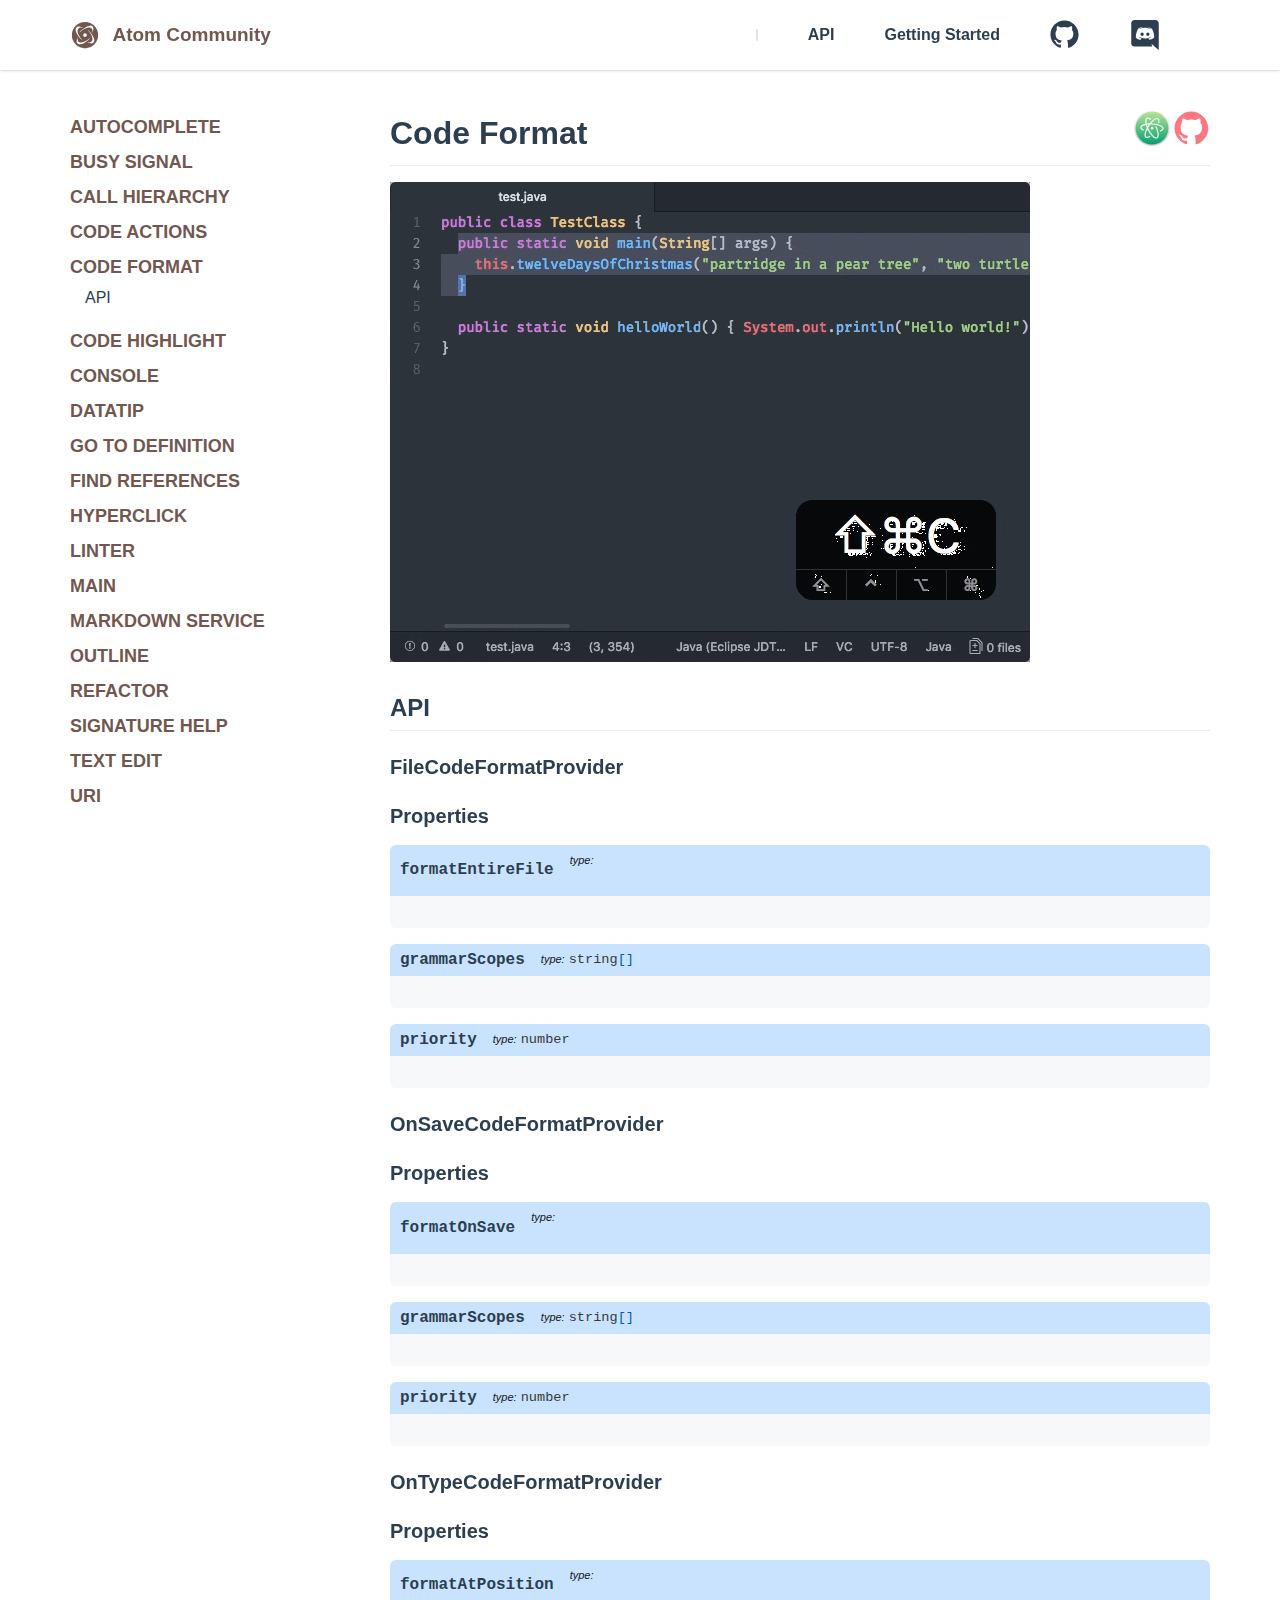
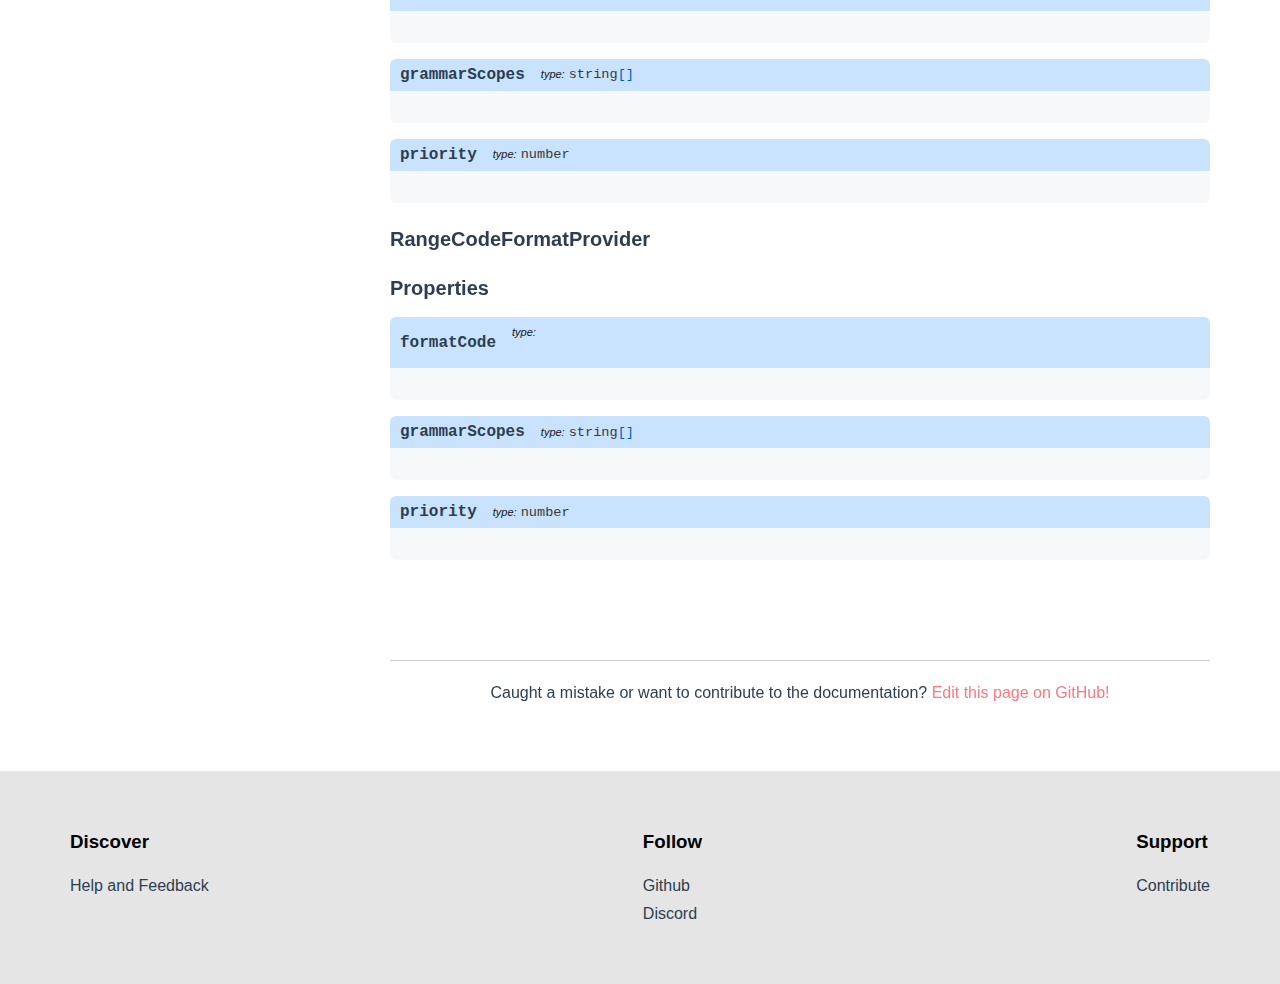
<file: api/code-format/index.html>
<!DOCTYPE html><html lang="en" dir="ltr"><head>
  
    

  



<meta charset="utf-8">
<meta name="viewport" content="width=device-width, initial-scale=1.0">
<title>Code Format: Atom Community</title>
<meta property="og:title" content="Code Format: Atom Community">

<meta name="generator" content="rocket 0.1">
<link rel="canonical" href="/api/code-format/">



<meta name="description" content="Atom IDE features">
<meta property="og:description" content="Atom IDE features">

  
    <link rel="apple-touch-icon" sizes="180x180" href="../../assets/apple-touch-icon.png">
<link rel="icon" type="image/png" sizes="32x32" href="../../assets/favicon-32x32.png">
<link rel="icon" type="image/png" sizes="16x16" href="../../assets/favicon-16x16.png">
<link rel="manifest" href="../../assets/webmanifest.json">
<link rel="mask-icon" href="../../assets/safari-pinned-tab.svg" color="#3f93ce">
<meta name="msapplication-TileColor" content="#1d3557">
<meta name="theme-color" content="#1d3557">

  
    <meta property="og:site_name" content="Atom Community">
<meta property="og:type" content="website">

<meta property="og:image" content="../../5c22e8c1.png">
<meta property="og:url" content="/api/code-format/">

<meta name="twitter:card" content="summary_large_image">

  
    <link rel="stylesheet" href="../../ee401ad0.css">
<link rel="stylesheet" href="../../490f016e.css">
<link rel="stylesheet" href="../../a0513237.css">
<link rel="stylesheet" href="../../b8c01bc2.css">

<link rel="stylesheet" href="../../8388caba.css">
<link rel="stylesheet" href="../../6d509f95.css">



  
    <noscript>&#x3C;link rel="stylesheet" href="/_merged_assets/_static/search/noscript.css"></noscript>

  
    <noscript>&#x3C;link rel="stylesheet" href="/_merged_assets/_static/noscript.css"></noscript>

  

<link rel="preload" href="../../1fe76fa2.js" as="script" crossorigin="anonymous" />
<link rel="preload" href="../../8d94b22a.js" as="script" crossorigin="anonymous" />
<link rel="preload" href="../../a6d56f55.js" as="script" crossorigin="anonymous" />
<link rel="preload" href="../../0a30bcf5.js" as="script" crossorigin="anonymous" />
<link rel="preload" href="../../5969e7ee.js" as="script" crossorigin="anonymous" />
<link rel="preload" href="../../81d5322c5.js" as="script" crossorigin="anonymous" />
<link rel="preload" href="../../479c1ff04.js" as="script" crossorigin="anonymous" />
<link rel="preload" href="../../e55a85c9.js" as="script" crossorigin="anonymous" />
</head>

  

  
  <body layout="layout-api">
  

    
      <header id="main-header">
  <div class="content-area">
    
      <button id="mobile-menu-trigger" data-action="trigger-mobile-menu">
	<span class="sr-only">Show Menu</span>
	      <svg xmlns="http://www.w3.org/2000/svg" aria-hidden="true" role="img" viewBox="0 0 448 512" class="icon">
        <path fill="currentColor" d="M436 124H12c-6.627 0-12-5.373-12-12V80c0-6.627 5.373-12 12-12h424c6.627 0 12 5.373 12 12v32c0 6.627-5.373 12-12 12zm0 160H12c-6.627 0-12-5.373-12-12v-32c0-6.627 5.373-12 12-12h424c6.627 0 12 5.373 12 12v32c0 6.627-5.373 12-12 12zm0 160H12c-6.627 0-12-5.373-12-12v-32c0-6.627 5.373-12 12-12h424c6.627 0 12 5.373 12 12v32c0 6.627-5.373 12-12 12z"></path>
      </svg>

</button>

    
      
	<a class="logo-link" href="/">
  <img src="../../b11724ee.svg" alt="Atom Community Logo">
  <span>Atom Community</span>
</a>



    
      <rocket-search class="search" json-url="/_merged_assets/_static/rocket-search-index.json">
  <svg xmlns="http://www.w3.org/2000/svg" viewBox="0 0 129 129" style="width: 25px;">
    <path d="M51.6 96.7c11 0 21-3.9 28.8-10.5l35 35c.8.8 1.8 1.2 2.9 1.2s2.1-.4 2.9-1.2c1.6-1.6 1.6-4.2 0-5.8l-35-35c6.5-7.8 10.5-17.9 10.5-28.8 0-24.9-20.2-45.1-45.1-45.1-24.8 0-45.1 20.3-45.1 45.1 0 24.9 20.3 45.1 45.1 45.1zm0-82c20.4 0 36.9 16.6 36.9 36.9C88.5 72 72 88.5 51.6 88.5S14.7 71.9 14.7 51.6c0-20.3 16.6-36.9 36.9-36.9z"></path>
  </svg>
</rocket-search>



    
      
  <a href="/api/" class="active">API</a>
  <a href="/getting-started/" class="">Getting Started</a>

    
      <launch-dark-switch class="light-dark-switch" label="Toggle darkmode">Toggle darkmode</launch-dark-switch>


    
      
	<a class="social-link" href="https://github.com/atom-community" aria-label="Atom Community on GitHub" rel="noopener noreferrer" target="_blank">
		<span class="sr-only">GitHub</span>
		
			<svg xmlns="http://www.w3.org/2000/svg" viewBox="0 0 17 16" fill="none">
  <title>GitHub</title>
  <path fill="currentColor" fill-rule="evenodd" d="M8.18391.249268C3.82241.249268.253906 3.81777.253906 8.17927c0 3.46933 2.279874 6.44313 5.451874 7.53353.3965.0991.49563-.1983.49563-.3965v-1.3878c-2.18075.4956-2.67638-.9912-2.67638-.9912-.3965-.8922-.89212-1.1895-.89212-1.1895-.69388-.4957.09912-.4957.09912-.4957.793.0992 1.1895.793 1.1895.793.69388 1.2887 1.88338.8922 2.27988.6939.09912-.4956.29737-.8921.49562-1.0904-1.78425-.1982-3.5685-.8921-3.5685-3.96496 0-.89212.29738-1.586.793-2.08162-.09912-.19825-.3965-.99125.09913-2.08163 0 0 .69387-.19825 2.18075.793.59475-.19825 1.28862-.29737 1.9825-.29737.69387 0 1.38775.09912 1.98249.29737 1.4869-.99125 2.1808-.793 2.1808-.793.3965 1.09038.1982 1.88338.0991 2.08163.4956.59475.793 1.28862.793 2.08162 0 3.07286-1.8834 3.66766-3.66764 3.86586.29737.3965.59474.8921.59474 1.586v2.1808c0 .1982.0991.4956.5948.3965 3.172-1.0904 5.4518-4.0642 5.4518-7.53353-.0991-4.3615-3.6676-7.930002-8.02909-7.930002z" clip-rule="evenodd"></path>
</svg>

		
	</a>
	<a class="social-link" href="https://discord.gg/R4KV8jTVpS" aria-label="Atom Community on Discord" rel="noopener noreferrer" target="_blank">
		<span class="sr-only">Discord</span>
		
			<svg viewBox="0 0 24 24" xmlns="http://www.w3.org/2000/svg" fill="currentColor">
  <title>Discord</title>
  <path d="m3.58 21.196h14.259l-.681-2.205 1.629 1.398 1.493 1.338 2.72 2.273v-21.525c-.068-1.338-1.22-2.475-2.648-2.475l-16.767.003c-1.427 0-2.585 1.139-2.585 2.477v16.24c0 1.411 1.156 2.476 2.58 2.476zm10.548-15.513-.033.012.012-.012zm-7.631 1.269c1.833-1.334 3.532-1.27 3.532-1.27l.137.135c-2.243.535-3.26 1.537-3.26 1.537s.272-.133.747-.336c3.021-1.188 6.32-1.102 9.374.402 0 0-1.019-.937-3.124-1.537l.186-.183c.291.001 1.831.055 3.479 1.26 0 0 1.844 3.15 1.844 7.02-.061-.074-1.144 1.666-3.931 1.726 0 0-.472-.534-.808-1 1.63-.468 2.24-1.404 2.24-1.404-.535.337-1.023.537-1.419.737-.609.268-1.219.4-1.828.535-2.884.468-4.503-.315-6.033-.936l-.523-.266s.609.936 2.174 1.404c-.411.469-.818 1.002-.818 1.002-2.786-.066-3.802-1.806-3.802-1.806 0-3.876 1.833-7.02 1.833-7.02z"></path>
  <path d="m14.308 12.771c.711 0 1.29-.6 1.29-1.34 0-.735-.576-1.335-1.29-1.335v.003c-.708 0-1.288.598-1.29 1.338 0 .734.579 1.334 1.29 1.334z"></path>
  <path d="m9.69 12.771c.711 0 1.29-.6 1.29-1.34 0-.735-.575-1.335-1.286-1.335l-.004.003c-.711 0-1.29.598-1.29 1.338 0 .734.579 1.334 1.29 1.334z"></path>
</svg>

		
	</a>

    
  </div>
</header>

    

    
  <div id="content-wrapper">
    <div class="content-area">
      
        <rocket-drawer id="sidebar">
  <nav slot="content" id="sidebar-nav">
    
      <a class="logo-link" href="/">
  <img src="../../b11724ee.svg" alt="Atom Community Logo">
  <span>Atom Community</span>
</a>


    
      <rocket-navigation>
  <ul><li class="menu-item">
<a href="/api/autocomplete/">AutoComplete</a>

</li>
<li class="menu-item">
<a href="/api/busy-signal/">Busy Signal</a>

</li>
<li class="menu-item">
<a href="/api/call-hierarchy/">Call Hierarchy</a>

</li>
<li class="menu-item">
<a href="/api/code-actions/">Code Actions</a>

</li>
<li class="menu-item current">
<a href="/api/code-format/">Code Format</a>
<ul>
  <li class="menu-item anchor">
    <a href="#api" class="anchor">API</a>
  </li>
</ul>

</li>
<li class="menu-item">
<a href="/api/code-highlight/">Code Highlight</a>

</li>
<li class="menu-item">
<a href="/api/console/">Console</a>

</li>
<li class="menu-item">
<a href="/api/datatip/">Datatip</a>

</li>
<li class="menu-item">
<a href="/api/definitions/">Go to Definition</a>

</li>
<li class="menu-item">
<a href="/api/find-references/">Find References</a>

</li>
<li class="menu-item">
<a href="/api/hyperclick/">Hyperclick</a>

</li>
<li class="menu-item">
<a href="/api/linter/">Linter</a>

</li>
<li class="menu-item">
<a href="/api/main/">Main</a>

</li>
<li class="menu-item">
<a href="/api/markdown-service/">Markdown Service</a>

</li>
<li class="menu-item">
<a href="/api/outline/">Outline</a>

</li>
<li class="menu-item">
<a href="/api/refactor/">Refactor</a>

</li>
<li class="menu-item">
<a href="/api/sig-help/">Signature Help</a>

</li>
<li class="menu-item">
<a href="/api/text-edit/">Text Edit</a>

</li>
<li class="menu-item">
<a href="/api/uri/">URI</a>

</li></ul>
  <div class="sidebar-bottom">
  <hr>
  <launch-dark-switch class="light-dark-switch" label="Toggle darkmode">Toggle darkmode</launch-dark-switch>


  <a href="https://github.com/atom-community/atom-community.github.io/issues">Help and Feedback</a>
</div>

</rocket-navigation>

    
  </nav>
</rocket-drawer>

      
      
        <main class="markdown-body">
  
    <h1 id="content-top">
  <a class="anchor" href="#content-top">
    <svg class="octicon octicon-link" viewBox="0 0 16 16" aria-hidden="true" width="16" height="16">
      <path fill-rule="evenodd" d="M7.775 3.275a.75.75 0 001.06 1.06l1.25-1.25a2 2 0 112.83 2.83l-2.5 2.5a2 2 0 01-2.83 0 .75.75 0 00-1.06 1.06 3.5 3.5 0 004.95 0l2.5-2.5a3.5 3.5 0 00-4.95-4.95l-1.25 1.25zm-4.69 9.64a2 2 0 010-2.83l2.5-2.5a2 2 0 012.83 0 .75.75 0 001.06-1.06 3.5 3.5 0 00-4.95 0l-2.5 2.5a3.5 3.5 0 004.95 4.95l1.25-1.25a.75.75 0 00-1.06-1.06l-1.25 1.25a2 2 0 01-2.83 0z"></path>
    </svg>
  </a>
  <span class="title">Code Format</span>
  
    <a href="https://atom.io/packages/atom-ide-code-format" target="_blank" rel="noreferrer noopener">
      <svg xmlns="http://www.w3.org/2000/svg" preserveAspectRatio="xMidYMid" viewBox="0 0 256 256">
  <defs>
    <linearGradient id="atom-logo-a" x1="50%" x2="50%" y1="3.961%" y2="100%">
      <stop offset="0%" stop-color="#FDFDFD"></stop>
      <stop offset="100%" stop-color="#CBCBCB"></stop>
    </linearGradient>
    <linearGradient id="atom-logo-b" x1="50%" x2="50%" y1="3.961%" y2="100%">
      <stop offset="0%" stop-color="#B2E198"></stop>
      <stop offset="100%" stop-color="#04A171"></stop>
    </linearGradient>
  </defs>
  <circle cx="128" cy="128" r="127.858" fill="url(#atom-logo-a)"></circle>
  <circle cx="127.858" cy="128.142" r="116.907" fill="url(#atom-logo-b)"></circle>
  <path fill="#F2F8F6" d="M100.453 110.097a221.782 221.782 0 00-3.988 6.382 164.44 164.44 0 01-3.684-11.377c3.73-.535 7.695-.957 11.874-1.249a224.887 224.887 0 00-4.202 6.244zm103.138 7.475c-4.132-3.967-10.04-7.602-17.558-10.804-14.926-6.356-34.918-10.474-56.295-11.595a234.82 234.82 0 00-7.529-.277C138.53 75.415 154.292 65.05 163.472 64.7c1.944-.074 3.576.31 4.854 1.141 4.296 2.792 5.488 11.453 3.189 23.166a4.267 4.267 0 008.373 1.644c3.953-20.137-1.576-28.497-6.911-31.965-2.785-1.81-6.093-2.655-9.83-2.513-14.12.536-33.904 15.592-51.956 38.803-7.148.247-14.038.864-20.483 1.827a106.106 106.106 0 01-1.625-9.522c-1.619-13.344.367-22.816 5.312-25.337.794-.405 1.662-.639 2.654-.713 4.418-.332 10.652 2.637 17.542 8.359a4.267 4.267 0 005.452-6.565c-8.85-7.35-16.8-10.817-23.633-10.303-2.112.158-4.095.703-5.892 1.62-4.593 2.342-7.732 6.828-9.33 13.331-1.368 5.57-1.562 12.513-.576 20.636.39 3.213.96 6.556 1.695 9.998-5.04 1.062-9.71 2.356-13.897 3.869-18.316 6.616-22.544 15.337-22.866 21.488-.308 5.876 2.7 14.62 18.775 22.91a4.267 4.267 0 003.911-7.583c-9.247-4.77-14.41-10.193-14.165-14.88.346-6.605 11.417-13.596 30.274-17.535 1.747 6.309 3.99 12.861 6.68 19.505-6.777 12.723-11.722 25.262-14.286 36.416-1.833 7.97-2.369 14.89-1.592 20.567.906 6.63 3.558 11.418 7.881 14.228 2.205 1.433 5.176 2.553 9.079 2.553 5.658 0 13.275-2.357 23.343-9.538a4.267 4.267 0 10-4.955-6.948c-9.925 7.08-18.454 9.613-22.816 6.778-4.652-3.023-5.633-12.642-2.624-25.728 1.995-8.678 5.555-18.296 10.383-28.21a220.995 220.995 0 003.283 6.731c9.717 19.087 21.612 35.694 33.494 46.762 5.984 5.573 11.708 9.497 17.011 11.663 3.218 1.314 6.24 1.971 9.045 1.971 2.596 0 5.008-.563 7.216-1.69 4.43-2.259 7.511-6.52 9.157-12.665 1.41-5.263 1.726-11.827.942-19.512-1.543-15.11-7.253-33.539-16.077-51.891a4.267 4.267 0 00-7.69 3.697c8.407 17.485 13.833 34.908 15.278 49.06 1.27 12.447-.78 21.31-5.486 23.71-4.942 2.52-13.756-1.438-23.58-10.588-11.17-10.404-22.43-26.168-31.706-44.388a210.555 210.555 0 01-5.851-12.483 210.936 210.936 0 017.143-11.836 213.301 213.301 0 017.877-11.333c.7-.01 1.405-.017 2.115-.019 3.664-.012 7.592.09 11.688.305 20.404 1.07 39.368 4.95 53.399 10.925 12.34 5.256 19.534 11.704 19.244 17.25-.246 4.708-5.967 9.575-15.696 13.352a4.267 4.267 0 003.088 7.955c16.905-6.563 20.821-14.967 21.13-20.861.27-5.151-2.04-10.111-6.865-14.743z"></path>
  <path fill="#F1F8F3" d="M119.194 129.133c0 5.153 4.174 9.33 9.323 9.33s9.323-4.177 9.323-9.33c0-5.154-4.174-9.331-9.323-9.331s-9.323 4.177-9.323 9.33"></path>
</svg>

    </a>
  
    <a href="https://github.com/atom-community/atom-ide-code-format" target="_blank" rel="noreferrer noopener">
      <svg xmlns="http://www.w3.org/2000/svg" viewBox="0 0 17 16" fill="none">
  <title>GitHub</title>
  <path fill="currentColor" fill-rule="evenodd" d="M8.18391.249268C3.82241.249268.253906 3.81777.253906 8.17927c0 3.46933 2.279874 6.44313 5.451874 7.53353.3965.0991.49563-.1983.49563-.3965v-1.3878c-2.18075.4956-2.67638-.9912-2.67638-.9912-.3965-.8922-.89212-1.1895-.89212-1.1895-.69388-.4957.09912-.4957.09912-.4957.793.0992 1.1895.793 1.1895.793.69388 1.2887 1.88338.8922 2.27988.6939.09912-.4956.29737-.8921.49562-1.0904-1.78425-.1982-3.5685-.8921-3.5685-3.96496 0-.89212.29738-1.586.793-2.08162-.09912-.19825-.3965-.99125.09913-2.08163 0 0 .69387-.19825 2.18075.793.59475-.19825 1.28862-.29737 1.9825-.29737.69387 0 1.38775.09912 1.98249.29737 1.4869-.99125 2.1808-.793 2.1808-.793.3965 1.09038.1982 1.88338.0991 2.08163.4956.59475.793 1.28862.793 2.08162 0 3.07286-1.8834 3.66766-3.66764 3.86586.29737.3965.59474.8921.59474 1.586v2.1808c0 .1982.0991.4956.5948.3965 3.172-1.0904 5.4518-4.0642 5.4518-7.53353-.0991-4.3615-3.6676-7.930002-8.02909-7.930002z" clip-rule="evenodd"></path>
</svg>

    </a>
  
</h1>

<p><img src="../../ff36dca4.png" alt="screenshot of code-format feature"></p>
<h2 id="api"><a class="anchor" href="#api"><svg class="octicon octicon-link" viewBox="0 0 16 16" aria-hidden="true" width="16" height="16"><path fill-rule="evenodd" d="M7.775 3.275a.75.75 0 001.06 1.06l1.25-1.25a2 2 0 112.83 2.83l-2.5 2.5a2 2 0 01-2.83 0 .75.75 0 00-1.06 1.06 3.5 3.5 0 004.95 0l2.5-2.5a3.5 3.5 0 00-4.95-4.95l-1.25 1.25zm-4.69 9.64a2 2 0 010-2.83l2.5-2.5a2 2 0 012.83 0 .75.75 0 001.06-1.06 3.5 3.5 0 00-4.95 0l-2.5 2.5a3.5 3.5 0 004.95 4.95l1.25-1.25a.75.75 0 00-1.06-1.06l-1.25 1.25a2 2 0 01-2.83 0z"></path></svg></a>API</h2>

  
    

  
<article class="type" data-name="FileCodeFormatProvider">
    <h3 id="filecodeformatprovider" class="" slot="">
    <a class="anchor" href="#filecodeformatprovider">
      <svg class="octicon octicon-link" viewBox="0 0 16 16" aria-hidden="true" width="16" height="16">
        <path fill-rule="evenodd" d="M7.775 3.275a.75.75 0 001.06 1.06l1.25-1.25a2 2 0 112.83 2.83l-2.5 2.5a2 2 0 01-2.83 0 .75.75 0 00-1.06 1.06 3.5 3.5 0 004.95 0l2.5-2.5a3.5 3.5 0 00-4.95-4.95l-1.25 1.25zm-4.69 9.64a2 2 0 010-2.83l2.5-2.5a2 2 0 012.83 0 .75.75 0 001.06-1.06 3.5 3.5 0 00-4.95 0l-2.5 2.5a3.5 3.5 0 004.95 4.95l1.25-1.25a.75.75 0 00-1.06-1.06l-1.25 1.25a2 2 0 01-2.83 0z"></path>
      </svg>
    </a>FileCodeFormatProvider</h3>
    





    
    
      <h3 id="filecodeformatprovider-properties" class="" slot="">
    <a class="anchor" href="#filecodeformatprovider-properties">
      <svg class="octicon octicon-link" viewBox="0 0 16 16" aria-hidden="true" width="16" height="16">
        <path fill-rule="evenodd" d="M7.775 3.275a.75.75 0 001.06 1.06l1.25-1.25a2 2 0 112.83 2.83l-2.5 2.5a2 2 0 01-2.83 0 .75.75 0 00-1.06 1.06 3.5 3.5 0 004.95 0l2.5-2.5a3.5 3.5 0 00-4.95-4.95l-1.25 1.25zm-4.69 9.64a2 2 0 010-2.83l2.5-2.5a2 2 0 012.83 0 .75.75 0 001.06-1.06 3.5 3.5 0 00-4.95 0l-2.5 2.5a3.5 3.5 0 004.95 4.95l1.25-1.25a.75.75 0 00-1.06-1.06l-1.25 1.25a2 2 0 01-2.83 0z"></path>
      </svg>
    </a>Properties</h3><type-doc kind="property" data-name="formatEntireFile">
          <span slot="name">
            <h4 id="filecodeformatprovider-formatentirefile" class="" slot="">
    <a class="anchor" href="#filecodeformatprovider-formatentirefile">
      <svg class="octicon octicon-link" viewBox="0 0 16 16" aria-hidden="true" width="16" height="16">
        <path fill-rule="evenodd" d="M7.775 3.275a.75.75 0 001.06 1.06l1.25-1.25a2 2 0 112.83 2.83l-2.5 2.5a2 2 0 01-2.83 0 .75.75 0 00-1.06 1.06 3.5 3.5 0 004.95 0l2.5-2.5a3.5 3.5 0 00-4.95-4.95l-1.25 1.25zm-4.69 9.64a2 2 0 010-2.83l2.5-2.5a2 2 0 012.83 0 .75.75 0 001.06-1.06 3.5 3.5 0 00-4.95 0l-2.5 2.5a3.5 3.5 0 004.95 4.95l1.25-1.25a.75.75 0 00-1.06-1.06l-1.25 1.25a2 2 0 01-2.83 0z"></path>
      </svg>
    </a>formatEntireFile</h4>
            
          </span>
          
            <span slot="type"><pre class="language-ts"><code class="language-ts">
  
</code></pre>
</span>
          

          




        </type-doc><type-doc kind="property" data-name="grammarScopes">
          <span slot="name">
            <h4 id="filecodeformatprovider-grammarscopes" class="" slot="">
    <a class="anchor" href="#filecodeformatprovider-grammarscopes">
      <svg class="octicon octicon-link" viewBox="0 0 16 16" aria-hidden="true" width="16" height="16">
        <path fill-rule="evenodd" d="M7.775 3.275a.75.75 0 001.06 1.06l1.25-1.25a2 2 0 112.83 2.83l-2.5 2.5a2 2 0 01-2.83 0 .75.75 0 00-1.06 1.06 3.5 3.5 0 004.95 0l2.5-2.5a3.5 3.5 0 00-4.95-4.95l-1.25 1.25zm-4.69 9.64a2 2 0 010-2.83l2.5-2.5a2 2 0 012.83 0 .75.75 0 001.06-1.06 3.5 3.5 0 00-4.95 0l-2.5 2.5a3.5 3.5 0 004.95 4.95l1.25-1.25a.75.75 0 00-1.06-1.06l-1.25 1.25a2 2 0 01-2.83 0z"></path>
      </svg>
    </a>grammarScopes</h4>
            
          </span>
          
            <span slot="type"><pre class="language-ts"><code class="language-ts"><span class="token builtin">string</span><span class="token punctuation">[</span><span class="token punctuation">]</span>
</code></pre>
</span>
          

          




        </type-doc><type-doc kind="property" data-name="priority">
          <span slot="name">
            <h4 id="filecodeformatprovider-priority" class="" slot="">
    <a class="anchor" href="#filecodeformatprovider-priority">
      <svg class="octicon octicon-link" viewBox="0 0 16 16" aria-hidden="true" width="16" height="16">
        <path fill-rule="evenodd" d="M7.775 3.275a.75.75 0 001.06 1.06l1.25-1.25a2 2 0 112.83 2.83l-2.5 2.5a2 2 0 01-2.83 0 .75.75 0 00-1.06 1.06 3.5 3.5 0 004.95 0l2.5-2.5a3.5 3.5 0 00-4.95-4.95l-1.25 1.25zm-4.69 9.64a2 2 0 010-2.83l2.5-2.5a2 2 0 012.83 0 .75.75 0 001.06-1.06 3.5 3.5 0 00-4.95 0l-2.5 2.5a3.5 3.5 0 004.95 4.95l1.25-1.25a.75.75 0 00-1.06-1.06l-1.25 1.25a2 2 0 01-2.83 0z"></path>
      </svg>
    </a>priority</h4>
            
          </span>
          
            <span slot="type"><pre class="language-ts"><code class="language-ts"><span class="token builtin">number</span>
</code></pre>
</span>
          

          




        </type-doc>
    

    
    
    

  </article><article class="type" data-name="OnSaveCodeFormatProvider">
    <h3 id="onsavecodeformatprovider" class="" slot="">
    <a class="anchor" href="#onsavecodeformatprovider">
      <svg class="octicon octicon-link" viewBox="0 0 16 16" aria-hidden="true" width="16" height="16">
        <path fill-rule="evenodd" d="M7.775 3.275a.75.75 0 001.06 1.06l1.25-1.25a2 2 0 112.83 2.83l-2.5 2.5a2 2 0 01-2.83 0 .75.75 0 00-1.06 1.06 3.5 3.5 0 004.95 0l2.5-2.5a3.5 3.5 0 00-4.95-4.95l-1.25 1.25zm-4.69 9.64a2 2 0 010-2.83l2.5-2.5a2 2 0 012.83 0 .75.75 0 001.06-1.06 3.5 3.5 0 00-4.95 0l-2.5 2.5a3.5 3.5 0 004.95 4.95l1.25-1.25a.75.75 0 00-1.06-1.06l-1.25 1.25a2 2 0 01-2.83 0z"></path>
      </svg>
    </a>OnSaveCodeFormatProvider</h3>
    





    
    
      <h3 id="onsavecodeformatprovider-properties" class="" slot="">
    <a class="anchor" href="#onsavecodeformatprovider-properties">
      <svg class="octicon octicon-link" viewBox="0 0 16 16" aria-hidden="true" width="16" height="16">
        <path fill-rule="evenodd" d="M7.775 3.275a.75.75 0 001.06 1.06l1.25-1.25a2 2 0 112.83 2.83l-2.5 2.5a2 2 0 01-2.83 0 .75.75 0 00-1.06 1.06 3.5 3.5 0 004.95 0l2.5-2.5a3.5 3.5 0 00-4.95-4.95l-1.25 1.25zm-4.69 9.64a2 2 0 010-2.83l2.5-2.5a2 2 0 012.83 0 .75.75 0 001.06-1.06 3.5 3.5 0 00-4.95 0l-2.5 2.5a3.5 3.5 0 004.95 4.95l1.25-1.25a.75.75 0 00-1.06-1.06l-1.25 1.25a2 2 0 01-2.83 0z"></path>
      </svg>
    </a>Properties</h3><type-doc kind="property" data-name="formatOnSave">
          <span slot="name">
            <h4 id="onsavecodeformatprovider-formatonsave" class="" slot="">
    <a class="anchor" href="#onsavecodeformatprovider-formatonsave">
      <svg class="octicon octicon-link" viewBox="0 0 16 16" aria-hidden="true" width="16" height="16">
        <path fill-rule="evenodd" d="M7.775 3.275a.75.75 0 001.06 1.06l1.25-1.25a2 2 0 112.83 2.83l-2.5 2.5a2 2 0 01-2.83 0 .75.75 0 00-1.06 1.06 3.5 3.5 0 004.95 0l2.5-2.5a3.5 3.5 0 00-4.95-4.95l-1.25 1.25zm-4.69 9.64a2 2 0 010-2.83l2.5-2.5a2 2 0 012.83 0 .75.75 0 001.06-1.06 3.5 3.5 0 00-4.95 0l-2.5 2.5a3.5 3.5 0 004.95 4.95l1.25-1.25a.75.75 0 00-1.06-1.06l-1.25 1.25a2 2 0 01-2.83 0z"></path>
      </svg>
    </a>formatOnSave</h4>
            
          </span>
          
            <span slot="type"><pre class="language-ts"><code class="language-ts">
  
</code></pre>
</span>
          

          




        </type-doc><type-doc kind="property" data-name="grammarScopes">
          <span slot="name">
            <h4 id="onsavecodeformatprovider-grammarscopes" class="" slot="">
    <a class="anchor" href="#onsavecodeformatprovider-grammarscopes">
      <svg class="octicon octicon-link" viewBox="0 0 16 16" aria-hidden="true" width="16" height="16">
        <path fill-rule="evenodd" d="M7.775 3.275a.75.75 0 001.06 1.06l1.25-1.25a2 2 0 112.83 2.83l-2.5 2.5a2 2 0 01-2.83 0 .75.75 0 00-1.06 1.06 3.5 3.5 0 004.95 0l2.5-2.5a3.5 3.5 0 00-4.95-4.95l-1.25 1.25zm-4.69 9.64a2 2 0 010-2.83l2.5-2.5a2 2 0 012.83 0 .75.75 0 001.06-1.06 3.5 3.5 0 00-4.95 0l-2.5 2.5a3.5 3.5 0 004.95 4.95l1.25-1.25a.75.75 0 00-1.06-1.06l-1.25 1.25a2 2 0 01-2.83 0z"></path>
      </svg>
    </a>grammarScopes</h4>
            
          </span>
          
            <span slot="type"><pre class="language-ts"><code class="language-ts"><span class="token builtin">string</span><span class="token punctuation">[</span><span class="token punctuation">]</span>
</code></pre>
</span>
          

          




        </type-doc><type-doc kind="property" data-name="priority">
          <span slot="name">
            <h4 id="onsavecodeformatprovider-priority" class="" slot="">
    <a class="anchor" href="#onsavecodeformatprovider-priority">
      <svg class="octicon octicon-link" viewBox="0 0 16 16" aria-hidden="true" width="16" height="16">
        <path fill-rule="evenodd" d="M7.775 3.275a.75.75 0 001.06 1.06l1.25-1.25a2 2 0 112.83 2.83l-2.5 2.5a2 2 0 01-2.83 0 .75.75 0 00-1.06 1.06 3.5 3.5 0 004.95 0l2.5-2.5a3.5 3.5 0 00-4.95-4.95l-1.25 1.25zm-4.69 9.64a2 2 0 010-2.83l2.5-2.5a2 2 0 012.83 0 .75.75 0 001.06-1.06 3.5 3.5 0 00-4.95 0l-2.5 2.5a3.5 3.5 0 004.95 4.95l1.25-1.25a.75.75 0 00-1.06-1.06l-1.25 1.25a2 2 0 01-2.83 0z"></path>
      </svg>
    </a>priority</h4>
            
          </span>
          
            <span slot="type"><pre class="language-ts"><code class="language-ts"><span class="token builtin">number</span>
</code></pre>
</span>
          

          




        </type-doc>
    

    
    
    

  </article><article class="type" data-name="OnTypeCodeFormatProvider">
    <h3 id="ontypecodeformatprovider" class="" slot="">
    <a class="anchor" href="#ontypecodeformatprovider">
      <svg class="octicon octicon-link" viewBox="0 0 16 16" aria-hidden="true" width="16" height="16">
        <path fill-rule="evenodd" d="M7.775 3.275a.75.75 0 001.06 1.06l1.25-1.25a2 2 0 112.83 2.83l-2.5 2.5a2 2 0 01-2.83 0 .75.75 0 00-1.06 1.06 3.5 3.5 0 004.95 0l2.5-2.5a3.5 3.5 0 00-4.95-4.95l-1.25 1.25zm-4.69 9.64a2 2 0 010-2.83l2.5-2.5a2 2 0 012.83 0 .75.75 0 001.06-1.06 3.5 3.5 0 00-4.95 0l-2.5 2.5a3.5 3.5 0 004.95 4.95l1.25-1.25a.75.75 0 00-1.06-1.06l-1.25 1.25a2 2 0 01-2.83 0z"></path>
      </svg>
    </a>OnTypeCodeFormatProvider</h3>
    





    
    
      <h3 id="ontypecodeformatprovider-properties" class="" slot="">
    <a class="anchor" href="#ontypecodeformatprovider-properties">
      <svg class="octicon octicon-link" viewBox="0 0 16 16" aria-hidden="true" width="16" height="16">
        <path fill-rule="evenodd" d="M7.775 3.275a.75.75 0 001.06 1.06l1.25-1.25a2 2 0 112.83 2.83l-2.5 2.5a2 2 0 01-2.83 0 .75.75 0 00-1.06 1.06 3.5 3.5 0 004.95 0l2.5-2.5a3.5 3.5 0 00-4.95-4.95l-1.25 1.25zm-4.69 9.64a2 2 0 010-2.83l2.5-2.5a2 2 0 012.83 0 .75.75 0 001.06-1.06 3.5 3.5 0 00-4.95 0l-2.5 2.5a3.5 3.5 0 004.95 4.95l1.25-1.25a.75.75 0 00-1.06-1.06l-1.25 1.25a2 2 0 01-2.83 0z"></path>
      </svg>
    </a>Properties</h3><type-doc kind="property" data-name="formatAtPosition">
          <span slot="name">
            <h4 id="ontypecodeformatprovider-formatatposition" class="" slot="">
    <a class="anchor" href="#ontypecodeformatprovider-formatatposition">
      <svg class="octicon octicon-link" viewBox="0 0 16 16" aria-hidden="true" width="16" height="16">
        <path fill-rule="evenodd" d="M7.775 3.275a.75.75 0 001.06 1.06l1.25-1.25a2 2 0 112.83 2.83l-2.5 2.5a2 2 0 01-2.83 0 .75.75 0 00-1.06 1.06 3.5 3.5 0 004.95 0l2.5-2.5a3.5 3.5 0 00-4.95-4.95l-1.25 1.25zm-4.69 9.64a2 2 0 010-2.83l2.5-2.5a2 2 0 012.83 0 .75.75 0 001.06-1.06 3.5 3.5 0 00-4.95 0l-2.5 2.5a3.5 3.5 0 004.95 4.95l1.25-1.25a.75.75 0 00-1.06-1.06l-1.25 1.25a2 2 0 01-2.83 0z"></path>
      </svg>
    </a>formatAtPosition</h4>
            
          </span>
          
            <span slot="type"><pre class="language-ts"><code class="language-ts">
  
</code></pre>
</span>
          

          




        </type-doc><type-doc kind="property" data-name="grammarScopes">
          <span slot="name">
            <h4 id="ontypecodeformatprovider-grammarscopes" class="" slot="">
    <a class="anchor" href="#ontypecodeformatprovider-grammarscopes">
      <svg class="octicon octicon-link" viewBox="0 0 16 16" aria-hidden="true" width="16" height="16">
        <path fill-rule="evenodd" d="M7.775 3.275a.75.75 0 001.06 1.06l1.25-1.25a2 2 0 112.83 2.83l-2.5 2.5a2 2 0 01-2.83 0 .75.75 0 00-1.06 1.06 3.5 3.5 0 004.95 0l2.5-2.5a3.5 3.5 0 00-4.95-4.95l-1.25 1.25zm-4.69 9.64a2 2 0 010-2.83l2.5-2.5a2 2 0 012.83 0 .75.75 0 001.06-1.06 3.5 3.5 0 00-4.95 0l-2.5 2.5a3.5 3.5 0 004.95 4.95l1.25-1.25a.75.75 0 00-1.06-1.06l-1.25 1.25a2 2 0 01-2.83 0z"></path>
      </svg>
    </a>grammarScopes</h4>
            
          </span>
          
            <span slot="type"><pre class="language-ts"><code class="language-ts"><span class="token builtin">string</span><span class="token punctuation">[</span><span class="token punctuation">]</span>
</code></pre>
</span>
          

          




        </type-doc><type-doc kind="property" data-name="priority">
          <span slot="name">
            <h4 id="ontypecodeformatprovider-priority" class="" slot="">
    <a class="anchor" href="#ontypecodeformatprovider-priority">
      <svg class="octicon octicon-link" viewBox="0 0 16 16" aria-hidden="true" width="16" height="16">
        <path fill-rule="evenodd" d="M7.775 3.275a.75.75 0 001.06 1.06l1.25-1.25a2 2 0 112.83 2.83l-2.5 2.5a2 2 0 01-2.83 0 .75.75 0 00-1.06 1.06 3.5 3.5 0 004.95 0l2.5-2.5a3.5 3.5 0 00-4.95-4.95l-1.25 1.25zm-4.69 9.64a2 2 0 010-2.83l2.5-2.5a2 2 0 012.83 0 .75.75 0 001.06-1.06 3.5 3.5 0 00-4.95 0l-2.5 2.5a3.5 3.5 0 004.95 4.95l1.25-1.25a.75.75 0 00-1.06-1.06l-1.25 1.25a2 2 0 01-2.83 0z"></path>
      </svg>
    </a>priority</h4>
            
          </span>
          
            <span slot="type"><pre class="language-ts"><code class="language-ts"><span class="token builtin">number</span>
</code></pre>
</span>
          

          




        </type-doc>
    

    
    
    

  </article><article class="type" data-name="RangeCodeFormatProvider">
    <h3 id="rangecodeformatprovider" class="" slot="">
    <a class="anchor" href="#rangecodeformatprovider">
      <svg class="octicon octicon-link" viewBox="0 0 16 16" aria-hidden="true" width="16" height="16">
        <path fill-rule="evenodd" d="M7.775 3.275a.75.75 0 001.06 1.06l1.25-1.25a2 2 0 112.83 2.83l-2.5 2.5a2 2 0 01-2.83 0 .75.75 0 00-1.06 1.06 3.5 3.5 0 004.95 0l2.5-2.5a3.5 3.5 0 00-4.95-4.95l-1.25 1.25zm-4.69 9.64a2 2 0 010-2.83l2.5-2.5a2 2 0 012.83 0 .75.75 0 001.06-1.06 3.5 3.5 0 00-4.95 0l-2.5 2.5a3.5 3.5 0 004.95 4.95l1.25-1.25a.75.75 0 00-1.06-1.06l-1.25 1.25a2 2 0 01-2.83 0z"></path>
      </svg>
    </a>RangeCodeFormatProvider</h3>
    





    
    
      <h3 id="rangecodeformatprovider-properties" class="" slot="">
    <a class="anchor" href="#rangecodeformatprovider-properties">
      <svg class="octicon octicon-link" viewBox="0 0 16 16" aria-hidden="true" width="16" height="16">
        <path fill-rule="evenodd" d="M7.775 3.275a.75.75 0 001.06 1.06l1.25-1.25a2 2 0 112.83 2.83l-2.5 2.5a2 2 0 01-2.83 0 .75.75 0 00-1.06 1.06 3.5 3.5 0 004.95 0l2.5-2.5a3.5 3.5 0 00-4.95-4.95l-1.25 1.25zm-4.69 9.64a2 2 0 010-2.83l2.5-2.5a2 2 0 012.83 0 .75.75 0 001.06-1.06 3.5 3.5 0 00-4.95 0l-2.5 2.5a3.5 3.5 0 004.95 4.95l1.25-1.25a.75.75 0 00-1.06-1.06l-1.25 1.25a2 2 0 01-2.83 0z"></path>
      </svg>
    </a>Properties</h3><type-doc kind="property" data-name="formatCode">
          <span slot="name">
            <h4 id="rangecodeformatprovider-formatcode" class="" slot="">
    <a class="anchor" href="#rangecodeformatprovider-formatcode">
      <svg class="octicon octicon-link" viewBox="0 0 16 16" aria-hidden="true" width="16" height="16">
        <path fill-rule="evenodd" d="M7.775 3.275a.75.75 0 001.06 1.06l1.25-1.25a2 2 0 112.83 2.83l-2.5 2.5a2 2 0 01-2.83 0 .75.75 0 00-1.06 1.06 3.5 3.5 0 004.95 0l2.5-2.5a3.5 3.5 0 00-4.95-4.95l-1.25 1.25zm-4.69 9.64a2 2 0 010-2.83l2.5-2.5a2 2 0 012.83 0 .75.75 0 001.06-1.06 3.5 3.5 0 00-4.95 0l-2.5 2.5a3.5 3.5 0 004.95 4.95l1.25-1.25a.75.75 0 00-1.06-1.06l-1.25 1.25a2 2 0 01-2.83 0z"></path>
      </svg>
    </a>formatCode</h4>
            
          </span>
          
            <span slot="type"><pre class="language-ts"><code class="language-ts">
  
</code></pre>
</span>
          

          




        </type-doc><type-doc kind="property" data-name="grammarScopes">
          <span slot="name">
            <h4 id="rangecodeformatprovider-grammarscopes" class="" slot="">
    <a class="anchor" href="#rangecodeformatprovider-grammarscopes">
      <svg class="octicon octicon-link" viewBox="0 0 16 16" aria-hidden="true" width="16" height="16">
        <path fill-rule="evenodd" d="M7.775 3.275a.75.75 0 001.06 1.06l1.25-1.25a2 2 0 112.83 2.83l-2.5 2.5a2 2 0 01-2.83 0 .75.75 0 00-1.06 1.06 3.5 3.5 0 004.95 0l2.5-2.5a3.5 3.5 0 00-4.95-4.95l-1.25 1.25zm-4.69 9.64a2 2 0 010-2.83l2.5-2.5a2 2 0 012.83 0 .75.75 0 001.06-1.06 3.5 3.5 0 00-4.95 0l-2.5 2.5a3.5 3.5 0 004.95 4.95l1.25-1.25a.75.75 0 00-1.06-1.06l-1.25 1.25a2 2 0 01-2.83 0z"></path>
      </svg>
    </a>grammarScopes</h4>
            
          </span>
          
            <span slot="type"><pre class="language-ts"><code class="language-ts"><span class="token builtin">string</span><span class="token punctuation">[</span><span class="token punctuation">]</span>
</code></pre>
</span>
          

          




        </type-doc><type-doc kind="property" data-name="priority">
          <span slot="name">
            <h4 id="rangecodeformatprovider-priority" class="" slot="">
    <a class="anchor" href="#rangecodeformatprovider-priority">
      <svg class="octicon octicon-link" viewBox="0 0 16 16" aria-hidden="true" width="16" height="16">
        <path fill-rule="evenodd" d="M7.775 3.275a.75.75 0 001.06 1.06l1.25-1.25a2 2 0 112.83 2.83l-2.5 2.5a2 2 0 01-2.83 0 .75.75 0 00-1.06 1.06 3.5 3.5 0 004.95 0l2.5-2.5a3.5 3.5 0 00-4.95-4.95l-1.25 1.25zm-4.69 9.64a2 2 0 010-2.83l2.5-2.5a2 2 0 012.83 0 .75.75 0 001.06-1.06 3.5 3.5 0 00-4.95 0l-2.5 2.5a3.5 3.5 0 004.95 4.95l1.25-1.25a.75.75 0 00-1.06-1.06l-1.25 1.25a2 2 0 01-2.83 0z"></path>
      </svg>
    </a>priority</h4>
            
          </span>
          
            <span slot="type"><pre class="language-ts"><code class="language-ts"><span class="token builtin">number</span>
</code></pre>
</span>
          

          




        </type-doc>
    

    
    
    

  </article>
  
    <div class="content-footer">
  <p>
    Caught a mistake or want to contribute to the documentation?
    <a href="https://github.com/atom-community/atom-community.github.io/edit/master/./docs/api/code-format.md">Edit this page on GitHub!</a>
  </p>
</div>



  
</main>

      
    </div>
  </div>


    
      <footer id="main-footer">
  
    

  
    <div id="footer-menu">
  <div class="content-area">
    
      <nav>
        <h3>Discover</h3>
        <ul>
          
            <li>
              <a href="https://github.com/atom-community/atom/discussions">Help and Feedback</a>
            </li>
          
        </ul>
      </nav>
    
      <nav>
        <h3>Follow</h3>
        <ul>
          
            <li>
              <a href="https://github.com/atom-community">Github</a>
            </li>
          
            <li>
              <a href="https://discord.gg/R4KV8jTVpS">Discord</a>
            </li>
          
        </ul>
      </nav>
    
      <nav>
        <h3>Support</h3>
        <ul>
          
            <li>
              <a href="https://github.com/atom-community/atom/discussions">Contribute</a>
            </li>
          
        </ul>
      </nav>
    
  </div>
</div>

  
</footer>

    

    
  


  <script>
  async function serviceWorkerUpdate() {
  if ('serviceWorker' in navigator) {
    const oldReg = await navigator.serviceWorker.getRegistration();
    let oldSwState;
    if (oldReg && oldReg.active) {
      oldSwState = oldReg.active.state;
    }

    let refreshing;

    navigator.serviceWorker.addEventListener('controllerchange', async () => {
      if (refreshing) {
        return;
      }

      const newReg = await navigator.serviceWorker.getRegistration();
      let newSwState;
      if (newReg && newReg.active) {
        newSwState = newReg.active.state;
      }

      if (oldSwState === 'activated' && newSwState === 'activating') {
        refreshing = true;
        window.location.reload();
      }
    });
  }
}

serviceWorkerUpdate();

</script>


  



  

<script inject-service-worker="">
    if ('serviceWorker' in navigator) {
      window.addEventListener('load', function() {
        navigator.serviceWorker
          .register('../../service-worker.js')
          .then(function() {
            console.log('ServiceWorker registered from "../../service-worker.js".');
          })
          .catch(function(err) {
            console.log('ServiceWorker registration failed: ', err);
          });
      });
    }
  </script>
<script type="module" src="../../1fe76fa2.js"></script>
<script type="module" src="../../0a30bcf5.js"></script>
<script type="module" src="../../81d5322c5.js" async=""></script>
<script type="module" src="../../479c1ff04.js"></script>

</body></html>
</file>
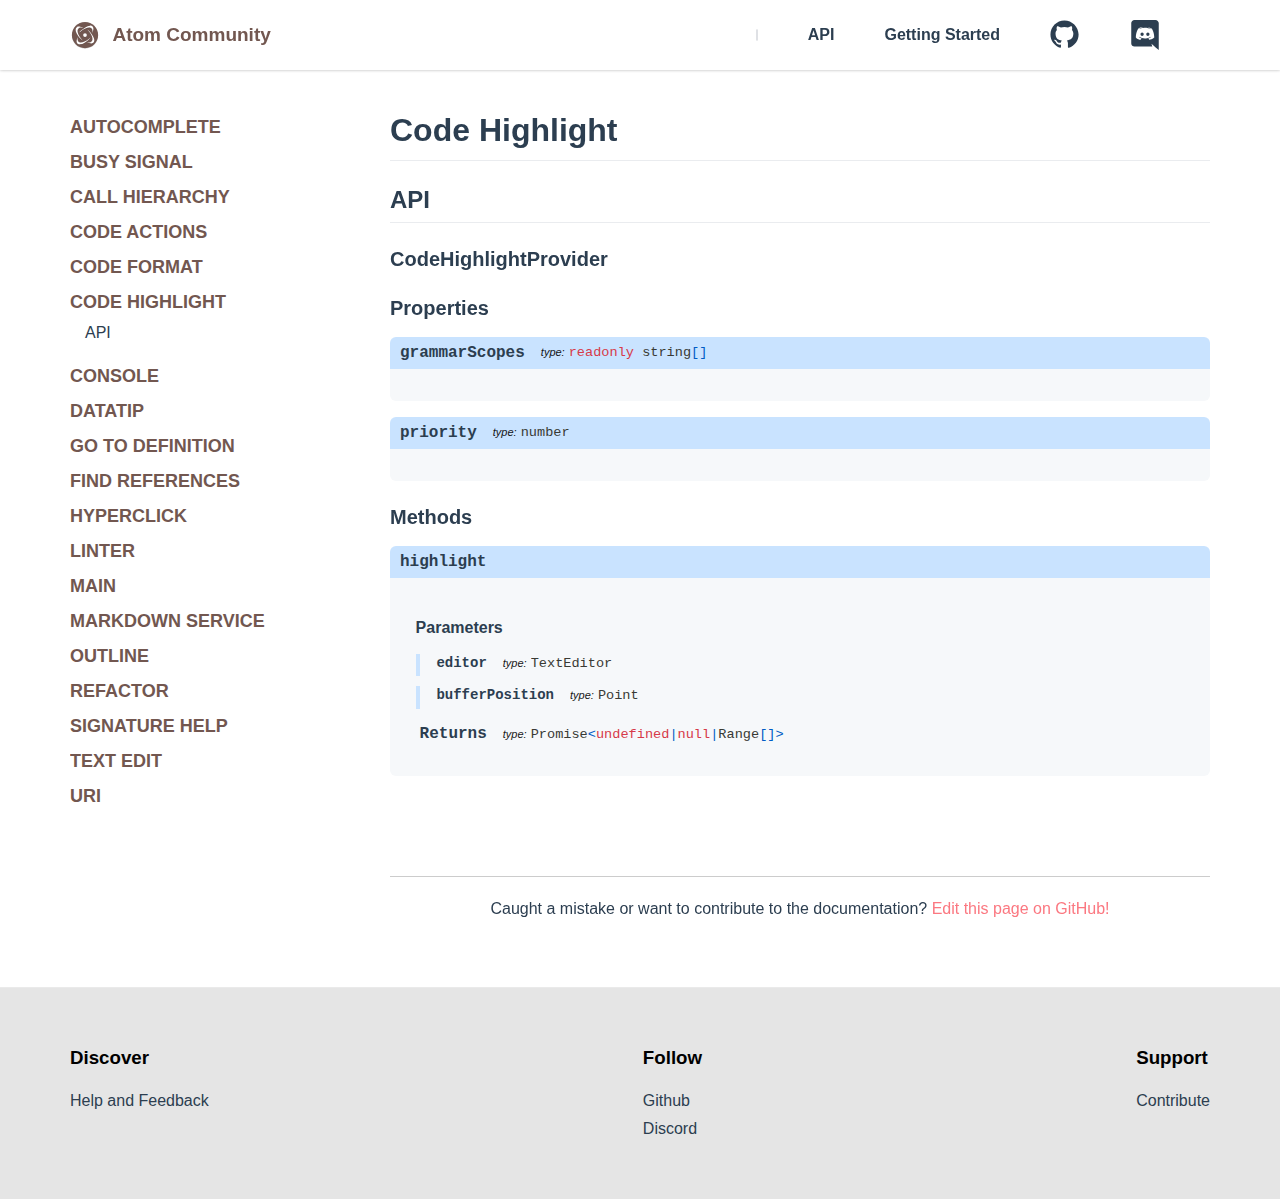
<file: api/code-highlight/index.html>
<!DOCTYPE html><html lang="en" dir="ltr"><head>
  
    

  



<meta charset="utf-8">
<meta name="viewport" content="width=device-width, initial-scale=1.0">
<title>Code Highlight: Atom Community</title>
<meta property="og:title" content="Code Highlight: Atom Community">

<meta name="generator" content="rocket 0.1">
<link rel="canonical" href="/api/code-highlight/">



<meta name="description" content="Atom IDE features">
<meta property="og:description" content="Atom IDE features">

  
    <link rel="apple-touch-icon" sizes="180x180" href="../../assets/apple-touch-icon.png">
<link rel="icon" type="image/png" sizes="32x32" href="../../assets/favicon-32x32.png">
<link rel="icon" type="image/png" sizes="16x16" href="../../assets/favicon-16x16.png">
<link rel="manifest" href="../../assets/webmanifest.json">
<link rel="mask-icon" href="../../assets/safari-pinned-tab.svg" color="#3f93ce">
<meta name="msapplication-TileColor" content="#1d3557">
<meta name="theme-color" content="#1d3557">

  
    <meta property="og:site_name" content="Atom Community">
<meta property="og:type" content="website">

<meta property="og:image" content="../../5c22e8c1.png">
<meta property="og:url" content="/api/code-highlight/">

<meta name="twitter:card" content="summary_large_image">

  
    <link rel="stylesheet" href="../../ee401ad0.css">
<link rel="stylesheet" href="../../490f016e.css">
<link rel="stylesheet" href="../../a0513237.css">
<link rel="stylesheet" href="../../b8c01bc2.css">

<link rel="stylesheet" href="../../8388caba.css">
<link rel="stylesheet" href="../../6d509f95.css">



  
    <noscript>&#x3C;link rel="stylesheet" href="/_merged_assets/_static/search/noscript.css"></noscript>

  
    <noscript>&#x3C;link rel="stylesheet" href="/_merged_assets/_static/noscript.css"></noscript>

  

<link rel="preload" href="../../1fe76fa2.js" as="script" crossorigin="anonymous" />
<link rel="preload" href="../../8d94b22a.js" as="script" crossorigin="anonymous" />
<link rel="preload" href="../../a6d56f55.js" as="script" crossorigin="anonymous" />
<link rel="preload" href="../../0a30bcf5.js" as="script" crossorigin="anonymous" />
<link rel="preload" href="../../5969e7ee.js" as="script" crossorigin="anonymous" />
<link rel="preload" href="../../81d5322c6.js" as="script" crossorigin="anonymous" />
<link rel="preload" href="../../479c1ff05.js" as="script" crossorigin="anonymous" />
<link rel="preload" href="../../e55a85c9.js" as="script" crossorigin="anonymous" />
</head>

  

  
  <body layout="layout-api">
  

    
      <header id="main-header">
  <div class="content-area">
    
      <button id="mobile-menu-trigger" data-action="trigger-mobile-menu">
	<span class="sr-only">Show Menu</span>
	      <svg xmlns="http://www.w3.org/2000/svg" aria-hidden="true" role="img" viewBox="0 0 448 512" class="icon">
        <path fill="currentColor" d="M436 124H12c-6.627 0-12-5.373-12-12V80c0-6.627 5.373-12 12-12h424c6.627 0 12 5.373 12 12v32c0 6.627-5.373 12-12 12zm0 160H12c-6.627 0-12-5.373-12-12v-32c0-6.627 5.373-12 12-12h424c6.627 0 12 5.373 12 12v32c0 6.627-5.373 12-12 12zm0 160H12c-6.627 0-12-5.373-12-12v-32c0-6.627 5.373-12 12-12h424c6.627 0 12 5.373 12 12v32c0 6.627-5.373 12-12 12z"></path>
      </svg>

</button>

    
      
	<a class="logo-link" href="/">
  <img src="../../b11724ee.svg" alt="Atom Community Logo">
  <span>Atom Community</span>
</a>



    
      <rocket-search class="search" json-url="/_merged_assets/_static/rocket-search-index.json">
  <svg xmlns="http://www.w3.org/2000/svg" viewBox="0 0 129 129" style="width: 25px;">
    <path d="M51.6 96.7c11 0 21-3.9 28.8-10.5l35 35c.8.8 1.8 1.2 2.9 1.2s2.1-.4 2.9-1.2c1.6-1.6 1.6-4.2 0-5.8l-35-35c6.5-7.8 10.5-17.9 10.5-28.8 0-24.9-20.2-45.1-45.1-45.1-24.8 0-45.1 20.3-45.1 45.1 0 24.9 20.3 45.1 45.1 45.1zm0-82c20.4 0 36.9 16.6 36.9 36.9C88.5 72 72 88.5 51.6 88.5S14.7 71.9 14.7 51.6c0-20.3 16.6-36.9 36.9-36.9z"></path>
  </svg>
</rocket-search>



    
      
  <a href="/api/" class="active">API</a>
  <a href="/getting-started/" class="">Getting Started</a>

    
      <launch-dark-switch class="light-dark-switch" label="Toggle darkmode">Toggle darkmode</launch-dark-switch>


    
      
	<a class="social-link" href="https://github.com/atom-community" aria-label="Atom Community on GitHub" rel="noopener noreferrer" target="_blank">
		<span class="sr-only">GitHub</span>
		
			<svg xmlns="http://www.w3.org/2000/svg" viewBox="0 0 17 16" fill="none">
  <title>GitHub</title>
  <path fill="currentColor" fill-rule="evenodd" d="M8.18391.249268C3.82241.249268.253906 3.81777.253906 8.17927c0 3.46933 2.279874 6.44313 5.451874 7.53353.3965.0991.49563-.1983.49563-.3965v-1.3878c-2.18075.4956-2.67638-.9912-2.67638-.9912-.3965-.8922-.89212-1.1895-.89212-1.1895-.69388-.4957.09912-.4957.09912-.4957.793.0992 1.1895.793 1.1895.793.69388 1.2887 1.88338.8922 2.27988.6939.09912-.4956.29737-.8921.49562-1.0904-1.78425-.1982-3.5685-.8921-3.5685-3.96496 0-.89212.29738-1.586.793-2.08162-.09912-.19825-.3965-.99125.09913-2.08163 0 0 .69387-.19825 2.18075.793.59475-.19825 1.28862-.29737 1.9825-.29737.69387 0 1.38775.09912 1.98249.29737 1.4869-.99125 2.1808-.793 2.1808-.793.3965 1.09038.1982 1.88338.0991 2.08163.4956.59475.793 1.28862.793 2.08162 0 3.07286-1.8834 3.66766-3.66764 3.86586.29737.3965.59474.8921.59474 1.586v2.1808c0 .1982.0991.4956.5948.3965 3.172-1.0904 5.4518-4.0642 5.4518-7.53353-.0991-4.3615-3.6676-7.930002-8.02909-7.930002z" clip-rule="evenodd"></path>
</svg>

		
	</a>
	<a class="social-link" href="https://discord.gg/R4KV8jTVpS" aria-label="Atom Community on Discord" rel="noopener noreferrer" target="_blank">
		<span class="sr-only">Discord</span>
		
			<svg viewBox="0 0 24 24" xmlns="http://www.w3.org/2000/svg" fill="currentColor">
  <title>Discord</title>
  <path d="m3.58 21.196h14.259l-.681-2.205 1.629 1.398 1.493 1.338 2.72 2.273v-21.525c-.068-1.338-1.22-2.475-2.648-2.475l-16.767.003c-1.427 0-2.585 1.139-2.585 2.477v16.24c0 1.411 1.156 2.476 2.58 2.476zm10.548-15.513-.033.012.012-.012zm-7.631 1.269c1.833-1.334 3.532-1.27 3.532-1.27l.137.135c-2.243.535-3.26 1.537-3.26 1.537s.272-.133.747-.336c3.021-1.188 6.32-1.102 9.374.402 0 0-1.019-.937-3.124-1.537l.186-.183c.291.001 1.831.055 3.479 1.26 0 0 1.844 3.15 1.844 7.02-.061-.074-1.144 1.666-3.931 1.726 0 0-.472-.534-.808-1 1.63-.468 2.24-1.404 2.24-1.404-.535.337-1.023.537-1.419.737-.609.268-1.219.4-1.828.535-2.884.468-4.503-.315-6.033-.936l-.523-.266s.609.936 2.174 1.404c-.411.469-.818 1.002-.818 1.002-2.786-.066-3.802-1.806-3.802-1.806 0-3.876 1.833-7.02 1.833-7.02z"></path>
  <path d="m14.308 12.771c.711 0 1.29-.6 1.29-1.34 0-.735-.576-1.335-1.29-1.335v.003c-.708 0-1.288.598-1.29 1.338 0 .734.579 1.334 1.29 1.334z"></path>
  <path d="m9.69 12.771c.711 0 1.29-.6 1.29-1.34 0-.735-.575-1.335-1.286-1.335l-.004.003c-.711 0-1.29.598-1.29 1.338 0 .734.579 1.334 1.29 1.334z"></path>
</svg>

		
	</a>

    
  </div>
</header>

    

    
  <div id="content-wrapper">
    <div class="content-area">
      
        <rocket-drawer id="sidebar">
  <nav slot="content" id="sidebar-nav">
    
      <a class="logo-link" href="/">
  <img src="../../b11724ee.svg" alt="Atom Community Logo">
  <span>Atom Community</span>
</a>


    
      <rocket-navigation>
  <ul><li class="menu-item">
<a href="/api/autocomplete/">AutoComplete</a>

</li>
<li class="menu-item">
<a href="/api/busy-signal/">Busy Signal</a>

</li>
<li class="menu-item">
<a href="/api/call-hierarchy/">Call Hierarchy</a>

</li>
<li class="menu-item">
<a href="/api/code-actions/">Code Actions</a>

</li>
<li class="menu-item">
<a href="/api/code-format/">Code Format</a>

</li>
<li class="menu-item current">
<a href="/api/code-highlight/">Code Highlight</a>
<ul>
  <li class="menu-item anchor">
    <a href="#api" class="anchor">API</a>
  </li>
</ul>

</li>
<li class="menu-item">
<a href="/api/console/">Console</a>

</li>
<li class="menu-item">
<a href="/api/datatip/">Datatip</a>

</li>
<li class="menu-item">
<a href="/api/definitions/">Go to Definition</a>

</li>
<li class="menu-item">
<a href="/api/find-references/">Find References</a>

</li>
<li class="menu-item">
<a href="/api/hyperclick/">Hyperclick</a>

</li>
<li class="menu-item">
<a href="/api/linter/">Linter</a>

</li>
<li class="menu-item">
<a href="/api/main/">Main</a>

</li>
<li class="menu-item">
<a href="/api/markdown-service/">Markdown Service</a>

</li>
<li class="menu-item">
<a href="/api/outline/">Outline</a>

</li>
<li class="menu-item">
<a href="/api/refactor/">Refactor</a>

</li>
<li class="menu-item">
<a href="/api/sig-help/">Signature Help</a>

</li>
<li class="menu-item">
<a href="/api/text-edit/">Text Edit</a>

</li>
<li class="menu-item">
<a href="/api/uri/">URI</a>

</li></ul>
  <div class="sidebar-bottom">
  <hr>
  <launch-dark-switch class="light-dark-switch" label="Toggle darkmode">Toggle darkmode</launch-dark-switch>


  <a href="https://github.com/atom-community/atom-community.github.io/issues">Help and Feedback</a>
</div>

</rocket-navigation>

    
  </nav>
</rocket-drawer>

      
      
        <main class="markdown-body">
  
    <h1 id="content-top">
  <a class="anchor" href="#content-top">
    <svg class="octicon octicon-link" viewBox="0 0 16 16" aria-hidden="true" width="16" height="16">
      <path fill-rule="evenodd" d="M7.775 3.275a.75.75 0 001.06 1.06l1.25-1.25a2 2 0 112.83 2.83l-2.5 2.5a2 2 0 01-2.83 0 .75.75 0 00-1.06 1.06 3.5 3.5 0 004.95 0l2.5-2.5a3.5 3.5 0 00-4.95-4.95l-1.25 1.25zm-4.69 9.64a2 2 0 010-2.83l2.5-2.5a2 2 0 012.83 0 .75.75 0 001.06-1.06 3.5 3.5 0 00-4.95 0l-2.5 2.5a3.5 3.5 0 004.95 4.95l1.25-1.25a.75.75 0 00-1.06-1.06l-1.25 1.25a2 2 0 01-2.83 0z"></path>
    </svg>
  </a>
  <span class="title">Code Highlight</span>
  
</h1>

<h2 id="api"><a class="anchor" href="#api"><svg class="octicon octicon-link" viewBox="0 0 16 16" aria-hidden="true" width="16" height="16"><path fill-rule="evenodd" d="M7.775 3.275a.75.75 0 001.06 1.06l1.25-1.25a2 2 0 112.83 2.83l-2.5 2.5a2 2 0 01-2.83 0 .75.75 0 00-1.06 1.06 3.5 3.5 0 004.95 0l2.5-2.5a3.5 3.5 0 00-4.95-4.95l-1.25 1.25zm-4.69 9.64a2 2 0 010-2.83l2.5-2.5a2 2 0 012.83 0 .75.75 0 001.06-1.06 3.5 3.5 0 00-4.95 0l-2.5 2.5a3.5 3.5 0 004.95 4.95l1.25-1.25a.75.75 0 00-1.06-1.06l-1.25 1.25a2 2 0 01-2.83 0z"></path></svg></a>API</h2>

  
    

  
<article class="type" data-name="CodeHighlightProvider">
    <h3 id="codehighlightprovider" class="" slot="">
    <a class="anchor" href="#codehighlightprovider">
      <svg class="octicon octicon-link" viewBox="0 0 16 16" aria-hidden="true" width="16" height="16">
        <path fill-rule="evenodd" d="M7.775 3.275a.75.75 0 001.06 1.06l1.25-1.25a2 2 0 112.83 2.83l-2.5 2.5a2 2 0 01-2.83 0 .75.75 0 00-1.06 1.06 3.5 3.5 0 004.95 0l2.5-2.5a3.5 3.5 0 00-4.95-4.95l-1.25 1.25zm-4.69 9.64a2 2 0 010-2.83l2.5-2.5a2 2 0 012.83 0 .75.75 0 001.06-1.06 3.5 3.5 0 00-4.95 0l-2.5 2.5a3.5 3.5 0 004.95 4.95l1.25-1.25a.75.75 0 00-1.06-1.06l-1.25 1.25a2 2 0 01-2.83 0z"></path>
      </svg>
    </a>CodeHighlightProvider</h3>
    





    
    
      <h3 id="codehighlightprovider-properties" class="" slot="">
    <a class="anchor" href="#codehighlightprovider-properties">
      <svg class="octicon octicon-link" viewBox="0 0 16 16" aria-hidden="true" width="16" height="16">
        <path fill-rule="evenodd" d="M7.775 3.275a.75.75 0 001.06 1.06l1.25-1.25a2 2 0 112.83 2.83l-2.5 2.5a2 2 0 01-2.83 0 .75.75 0 00-1.06 1.06 3.5 3.5 0 004.95 0l2.5-2.5a3.5 3.5 0 00-4.95-4.95l-1.25 1.25zm-4.69 9.64a2 2 0 010-2.83l2.5-2.5a2 2 0 012.83 0 .75.75 0 001.06-1.06 3.5 3.5 0 00-4.95 0l-2.5 2.5a3.5 3.5 0 004.95 4.95l1.25-1.25a.75.75 0 00-1.06-1.06l-1.25 1.25a2 2 0 01-2.83 0z"></path>
      </svg>
    </a>Properties</h3><type-doc kind="property" data-name="grammarScopes">
          <span slot="name">
            <h4 id="codehighlightprovider-grammarscopes" class="" slot="">
    <a class="anchor" href="#codehighlightprovider-grammarscopes">
      <svg class="octicon octicon-link" viewBox="0 0 16 16" aria-hidden="true" width="16" height="16">
        <path fill-rule="evenodd" d="M7.775 3.275a.75.75 0 001.06 1.06l1.25-1.25a2 2 0 112.83 2.83l-2.5 2.5a2 2 0 01-2.83 0 .75.75 0 00-1.06 1.06 3.5 3.5 0 004.95 0l2.5-2.5a3.5 3.5 0 00-4.95-4.95l-1.25 1.25zm-4.69 9.64a2 2 0 010-2.83l2.5-2.5a2 2 0 012.83 0 .75.75 0 001.06-1.06 3.5 3.5 0 00-4.95 0l-2.5 2.5a3.5 3.5 0 004.95 4.95l1.25-1.25a.75.75 0 00-1.06-1.06l-1.25 1.25a2 2 0 01-2.83 0z"></path>
      </svg>
    </a>grammarScopes</h4>
            
          </span>
          
            <span slot="type"><pre class="language-ts"><code class="language-ts"><span class="token keyword">readonly</span> <span class="token builtin">string</span><span class="token punctuation">[</span><span class="token punctuation">]</span>
</code></pre>
</span>
          

          




        </type-doc><type-doc kind="property" data-name="priority">
          <span slot="name">
            <h4 id="codehighlightprovider-priority" class="" slot="">
    <a class="anchor" href="#codehighlightprovider-priority">
      <svg class="octicon octicon-link" viewBox="0 0 16 16" aria-hidden="true" width="16" height="16">
        <path fill-rule="evenodd" d="M7.775 3.275a.75.75 0 001.06 1.06l1.25-1.25a2 2 0 112.83 2.83l-2.5 2.5a2 2 0 01-2.83 0 .75.75 0 00-1.06 1.06 3.5 3.5 0 004.95 0l2.5-2.5a3.5 3.5 0 00-4.95-4.95l-1.25 1.25zm-4.69 9.64a2 2 0 010-2.83l2.5-2.5a2 2 0 012.83 0 .75.75 0 001.06-1.06 3.5 3.5 0 00-4.95 0l-2.5 2.5a3.5 3.5 0 004.95 4.95l1.25-1.25a.75.75 0 00-1.06-1.06l-1.25 1.25a2 2 0 01-2.83 0z"></path>
      </svg>
    </a>priority</h4>
            
          </span>
          
            <span slot="type"><pre class="language-ts"><code class="language-ts"><span class="token builtin">number</span>
</code></pre>
</span>
          

          




        </type-doc>
    

    
    
      <h3 id="codehighlightprovider-methods" class="" slot="">
    <a class="anchor" href="#codehighlightprovider-methods">
      <svg class="octicon octicon-link" viewBox="0 0 16 16" aria-hidden="true" width="16" height="16">
        <path fill-rule="evenodd" d="M7.775 3.275a.75.75 0 001.06 1.06l1.25-1.25a2 2 0 112.83 2.83l-2.5 2.5a2 2 0 01-2.83 0 .75.75 0 00-1.06 1.06 3.5 3.5 0 004.95 0l2.5-2.5a3.5 3.5 0 00-4.95-4.95l-1.25 1.25zm-4.69 9.64a2 2 0 010-2.83l2.5-2.5a2 2 0 012.83 0 .75.75 0 001.06-1.06 3.5 3.5 0 00-4.95 0l-2.5 2.5a3.5 3.5 0 004.95 4.95l1.25-1.25a.75.75 0 00-1.06-1.06l-1.25 1.25a2 2 0 01-2.83 0z"></path>
      </svg>
    </a>Methods</h3><type-doc kind="method" data-method="highlight" data-name="highlight">
          <h4 id="codehighlightprovider-highlight" class="" slot="name">
    <a class="anchor" href="#codehighlightprovider-highlight">
      <svg class="octicon octicon-link" viewBox="0 0 16 16" aria-hidden="true" width="16" height="16">
        <path fill-rule="evenodd" d="M7.775 3.275a.75.75 0 001.06 1.06l1.25-1.25a2 2 0 112.83 2.83l-2.5 2.5a2 2 0 01-2.83 0 .75.75 0 00-1.06 1.06 3.5 3.5 0 004.95 0l2.5-2.5a3.5 3.5 0 00-4.95-4.95l-1.25 1.25zm-4.69 9.64a2 2 0 010-2.83l2.5-2.5a2 2 0 012.83 0 .75.75 0 001.06-1.06 3.5 3.5 0 00-4.95 0l-2.5 2.5a3.5 3.5 0 004.95 4.95l1.25-1.25a.75.75 0 00-1.06-1.06l-1.25 1.25a2 2 0 01-2.83 0z"></path>
      </svg>
    </a>highlight</h4>

          

            





            

            
            
              <h4 id="highlight-parameters" class="" slot="">
    <a class="anchor" href="#highlight-parameters">
      <svg class="octicon octicon-link" viewBox="0 0 16 16" aria-hidden="true" width="16" height="16">
        <path fill-rule="evenodd" d="M7.775 3.275a.75.75 0 001.06 1.06l1.25-1.25a2 2 0 112.83 2.83l-2.5 2.5a2 2 0 01-2.83 0 .75.75 0 00-1.06 1.06 3.5 3.5 0 004.95 0l2.5-2.5a3.5 3.5 0 00-4.95-4.95l-1.25 1.25zm-4.69 9.64a2 2 0 010-2.83l2.5-2.5a2 2 0 012.83 0 .75.75 0 001.06-1.06 3.5 3.5 0 00-4.95 0l-2.5 2.5a3.5 3.5 0 004.95 4.95l1.25-1.25a.75.75 0 00-1.06-1.06l-1.25 1.25a2 2 0 01-2.83 0z"></path>
      </svg>
    </a>Parameters</h4><type-doc kind="parameter" data-parameter="editor">
                  <h5 id="parameter-highlight-editor" class="" slot="name">
    <a class="anchor" href="#parameter-highlight-editor">
      <svg class="octicon octicon-link" viewBox="0 0 16 16" aria-hidden="true" width="16" height="16">
        <path fill-rule="evenodd" d="M7.775 3.275a.75.75 0 001.06 1.06l1.25-1.25a2 2 0 112.83 2.83l-2.5 2.5a2 2 0 01-2.83 0 .75.75 0 00-1.06 1.06 3.5 3.5 0 004.95 0l2.5-2.5a3.5 3.5 0 00-4.95-4.95l-1.25 1.25zm-4.69 9.64a2 2 0 010-2.83l2.5-2.5a2 2 0 012.83 0 .75.75 0 001.06-1.06 3.5 3.5 0 00-4.95 0l-2.5 2.5a3.5 3.5 0 004.95 4.95l1.25-1.25a.75.75 0 00-1.06-1.06l-1.25 1.25a2 2 0 01-2.83 0z"></path>
      </svg>
    </a>editor</h5>
                  <span slot="type"><pre class="language-ts"><code class="language-ts">TextEditor
</code></pre>
</span>
                  




                </type-doc><type-doc kind="parameter" data-parameter="bufferPosition">
                  <h5 id="parameter-highlight-bufferposition" class="" slot="name">
    <a class="anchor" href="#parameter-highlight-bufferposition">
      <svg class="octicon octicon-link" viewBox="0 0 16 16" aria-hidden="true" width="16" height="16">
        <path fill-rule="evenodd" d="M7.775 3.275a.75.75 0 001.06 1.06l1.25-1.25a2 2 0 112.83 2.83l-2.5 2.5a2 2 0 01-2.83 0 .75.75 0 00-1.06 1.06 3.5 3.5 0 004.95 0l2.5-2.5a3.5 3.5 0 00-4.95-4.95l-1.25 1.25zm-4.69 9.64a2 2 0 010-2.83l2.5-2.5a2 2 0 012.83 0 .75.75 0 001.06-1.06 3.5 3.5 0 00-4.95 0l-2.5 2.5a3.5 3.5 0 004.95 4.95l1.25-1.25a.75.75 0 00-1.06-1.06l-1.25 1.25a2 2 0 01-2.83 0z"></path>
      </svg>
    </a>bufferPosition</h5>
                  <span slot="type"><pre class="language-ts"><code class="language-ts">Point
</code></pre>
</span>
                  




                </type-doc>
            

            
            <type-doc kind="return">
              <h4 id="codehighlightprovider-highlight-returns" class="" slot="name">
    <a class="anchor" href="#codehighlightprovider-highlight-returns">
      <svg class="octicon octicon-link" viewBox="0 0 16 16" aria-hidden="true" width="16" height="16">
        <path fill-rule="evenodd" d="M7.775 3.275a.75.75 0 001.06 1.06l1.25-1.25a2 2 0 112.83 2.83l-2.5 2.5a2 2 0 01-2.83 0 .75.75 0 00-1.06 1.06 3.5 3.5 0 004.95 0l2.5-2.5a3.5 3.5 0 00-4.95-4.95l-1.25 1.25zm-4.69 9.64a2 2 0 010-2.83l2.5-2.5a2 2 0 012.83 0 .75.75 0 001.06-1.06 3.5 3.5 0 00-4.95 0l-2.5 2.5a3.5 3.5 0 004.95 4.95l1.25-1.25a.75.75 0 00-1.06-1.06l-1.25 1.25a2 2 0 01-2.83 0z"></path>
      </svg>
    </a>Returns</h4>
              <span slot="type">
                <pre class="language-ts"><code class="language-ts"><span class="token builtin">Promise</span><span class="token operator">&lt;</span><span class="token keyword">undefined</span><span class="token operator">|</span><span class="token keyword">null</span><span class="token operator">|</span>Range<span class="token punctuation">[</span><span class="token punctuation">]</span><span class="token operator">&gt;</span>
</code></pre>

              </span>
              




            </type-doc>
            
          

        </type-doc>
    

  </article>
  
    <div class="content-footer">
  <p>
    Caught a mistake or want to contribute to the documentation?
    <a href="https://github.com/atom-community/atom-community.github.io/edit/master/./docs/api/code-highlight.md">Edit this page on GitHub!</a>
  </p>
</div>



  
</main>

      
    </div>
  </div>


    
      <footer id="main-footer">
  
    

  
    <div id="footer-menu">
  <div class="content-area">
    
      <nav>
        <h3>Discover</h3>
        <ul>
          
            <li>
              <a href="https://github.com/atom-community/atom/discussions">Help and Feedback</a>
            </li>
          
        </ul>
      </nav>
    
      <nav>
        <h3>Follow</h3>
        <ul>
          
            <li>
              <a href="https://github.com/atom-community">Github</a>
            </li>
          
            <li>
              <a href="https://discord.gg/R4KV8jTVpS">Discord</a>
            </li>
          
        </ul>
      </nav>
    
      <nav>
        <h3>Support</h3>
        <ul>
          
            <li>
              <a href="https://github.com/atom-community/atom/discussions">Contribute</a>
            </li>
          
        </ul>
      </nav>
    
  </div>
</div>

  
</footer>

    

    
  


  <script>
  async function serviceWorkerUpdate() {
  if ('serviceWorker' in navigator) {
    const oldReg = await navigator.serviceWorker.getRegistration();
    let oldSwState;
    if (oldReg && oldReg.active) {
      oldSwState = oldReg.active.state;
    }

    let refreshing;

    navigator.serviceWorker.addEventListener('controllerchange', async () => {
      if (refreshing) {
        return;
      }

      const newReg = await navigator.serviceWorker.getRegistration();
      let newSwState;
      if (newReg && newReg.active) {
        newSwState = newReg.active.state;
      }

      if (oldSwState === 'activated' && newSwState === 'activating') {
        refreshing = true;
        window.location.reload();
      }
    });
  }
}

serviceWorkerUpdate();

</script>


  



  

<script inject-service-worker="">
    if ('serviceWorker' in navigator) {
      window.addEventListener('load', function() {
        navigator.serviceWorker
          .register('../../service-worker.js')
          .then(function() {
            console.log('ServiceWorker registered from "../../service-worker.js".');
          })
          .catch(function(err) {
            console.log('ServiceWorker registration failed: ', err);
          });
      });
    }
  </script>
<script type="module" src="../../1fe76fa2.js"></script>
<script type="module" src="../../0a30bcf5.js"></script>
<script type="module" src="../../81d5322c6.js" async=""></script>
<script type="module" src="../../479c1ff05.js"></script>

</body></html>
</file>
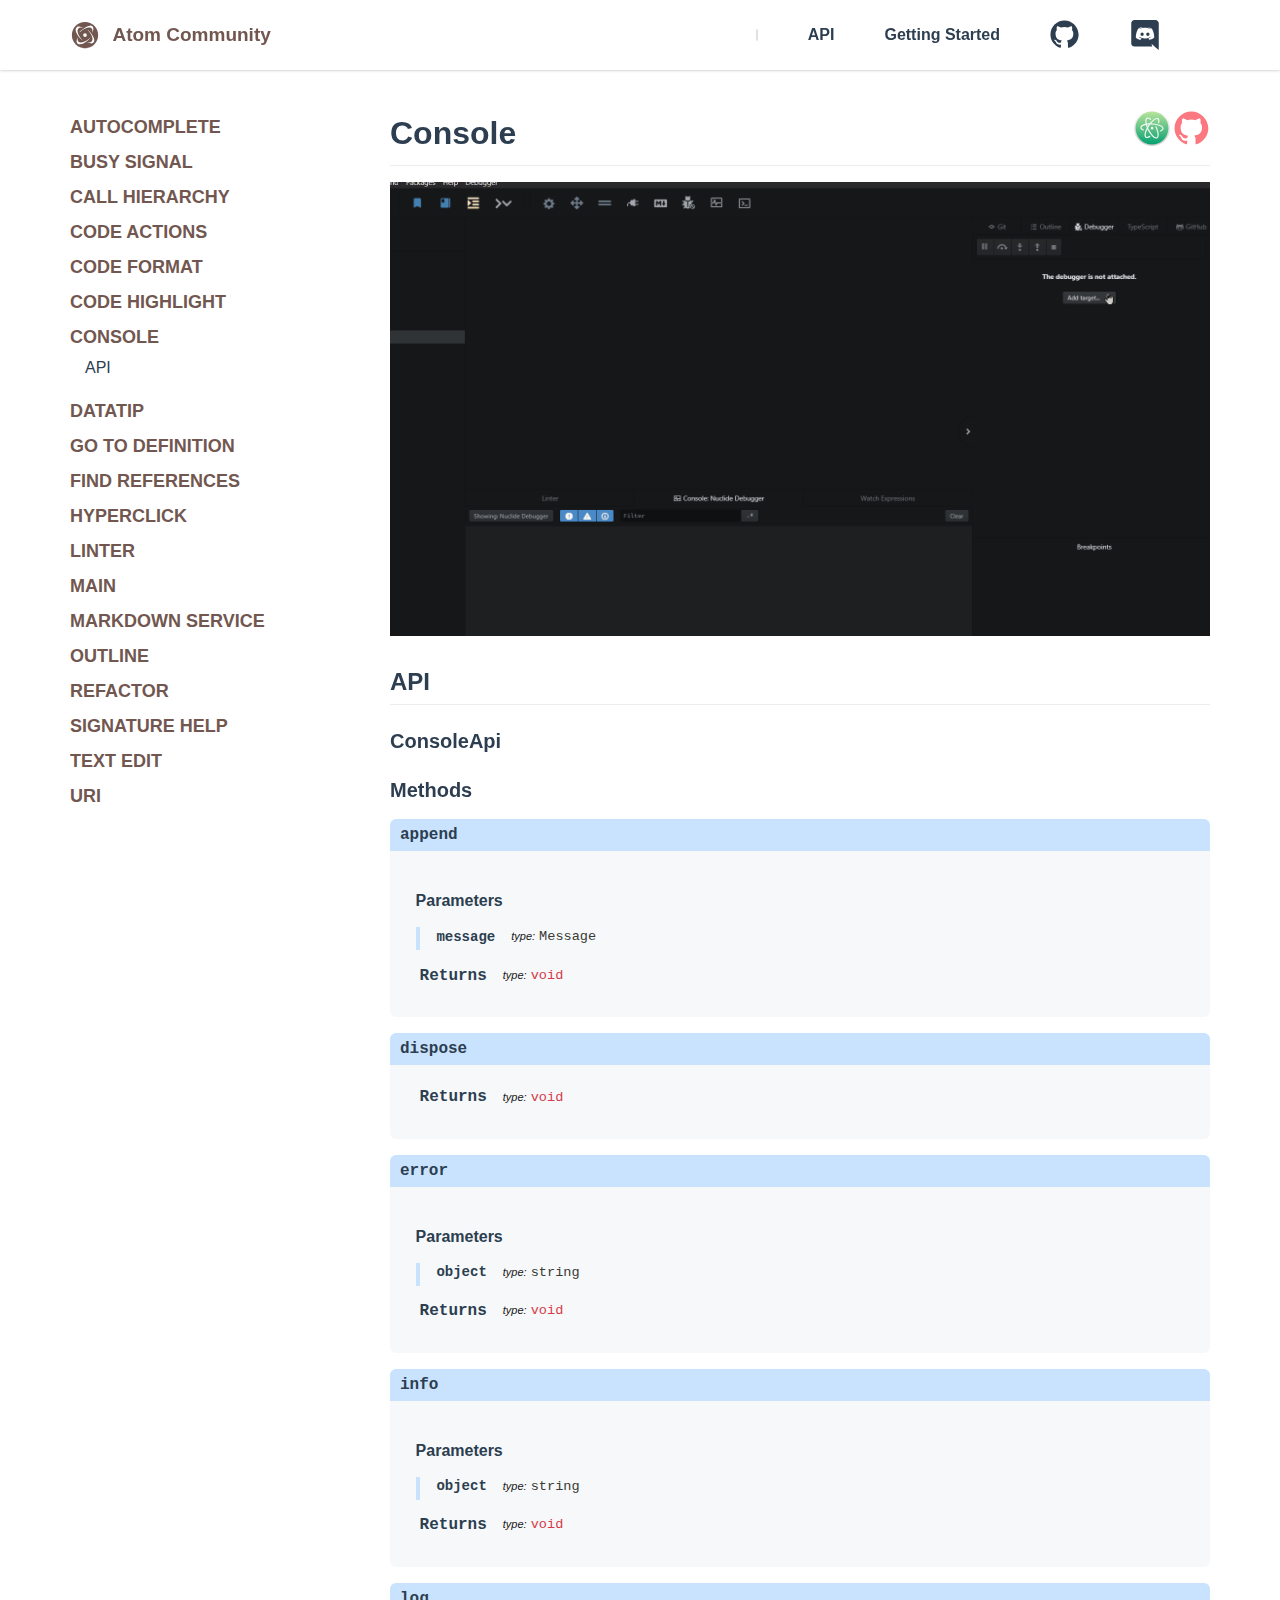
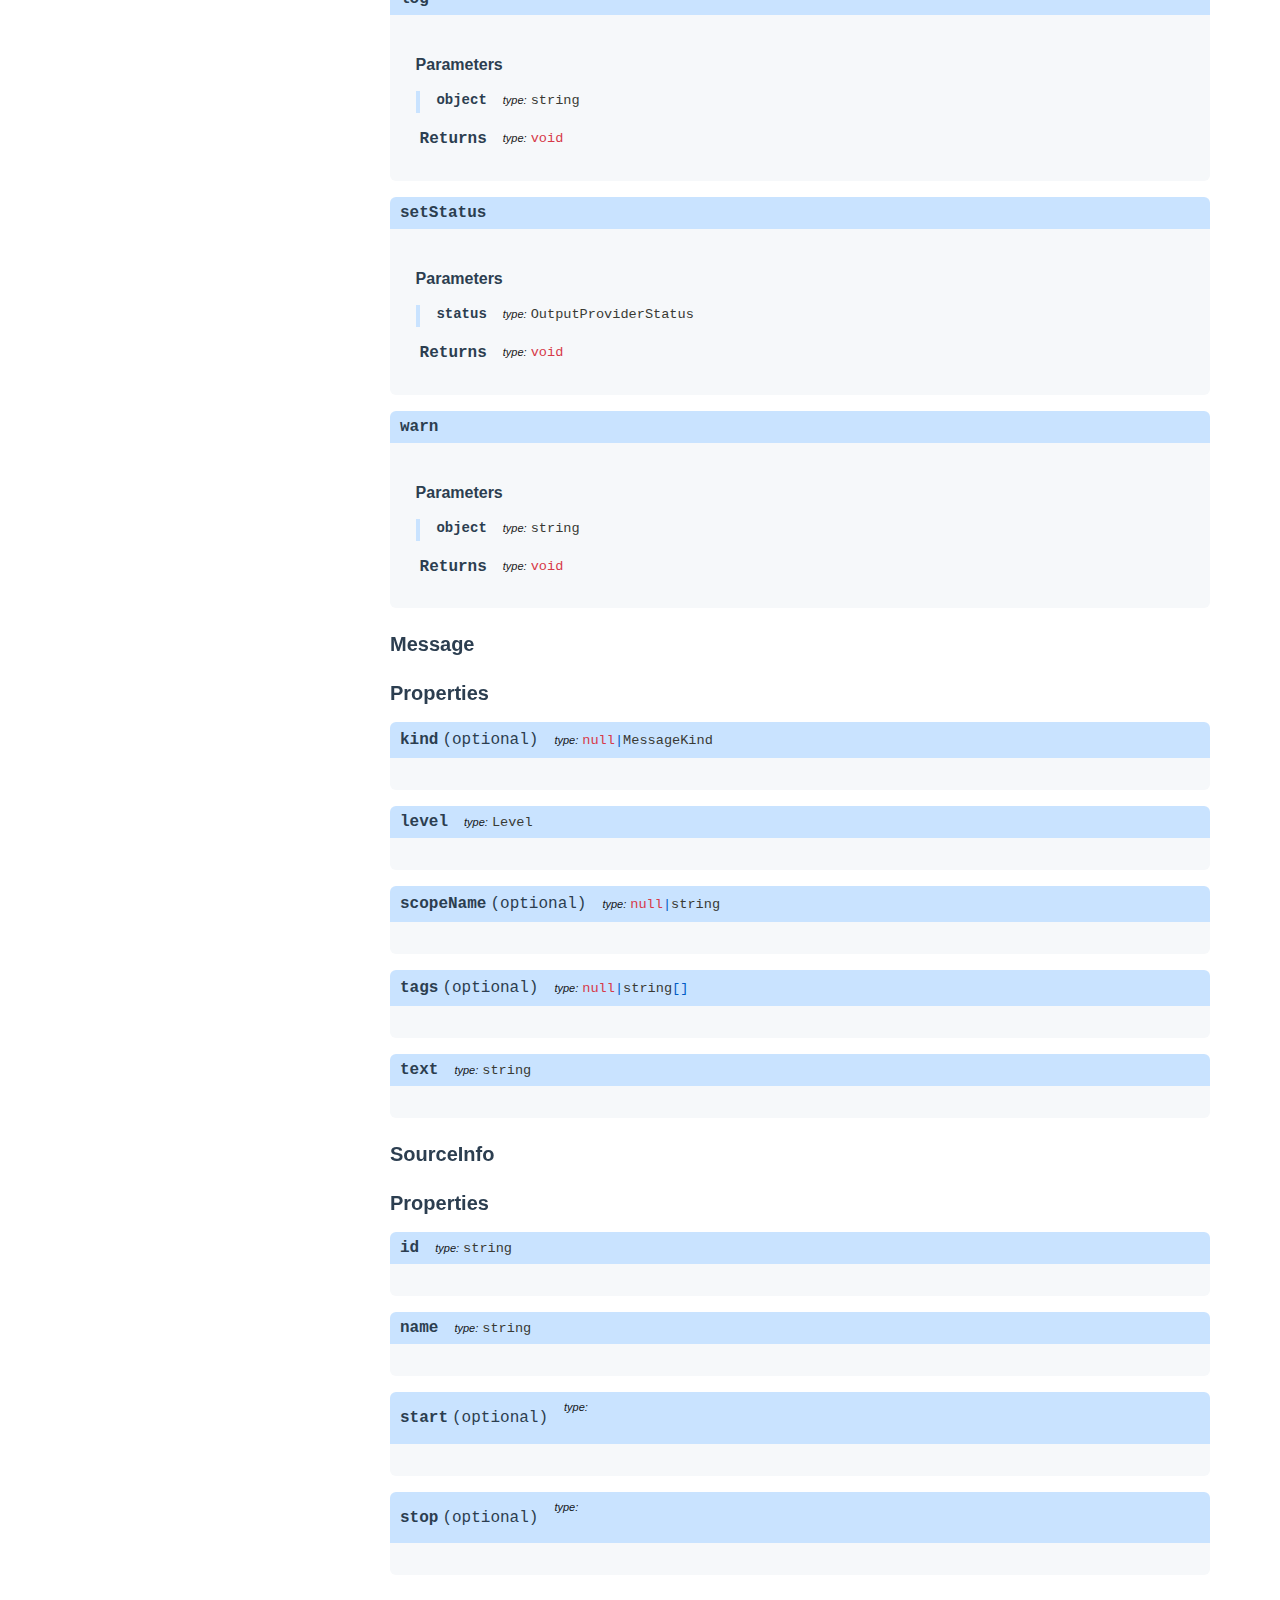
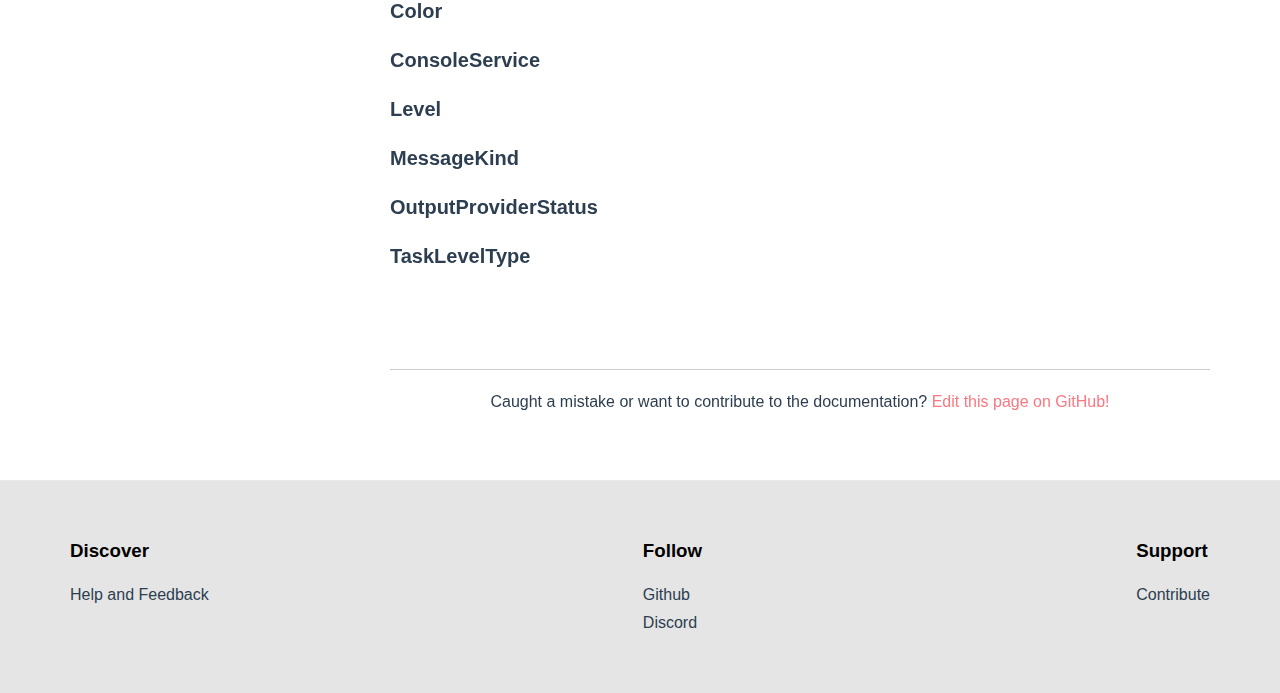
<file: api/console/index.html>
<!DOCTYPE html><html lang="en" dir="ltr"><head>
  
    

  



<meta charset="utf-8">
<meta name="viewport" content="width=device-width, initial-scale=1.0">
<title>Console: Atom Community</title>
<meta property="og:title" content="Console: Atom Community">

<meta name="generator" content="rocket 0.1">
<link rel="canonical" href="/api/console/">



<meta name="description" content="Atom IDE features">
<meta property="og:description" content="Atom IDE features">

  
    <link rel="apple-touch-icon" sizes="180x180" href="../../assets/apple-touch-icon.png">
<link rel="icon" type="image/png" sizes="32x32" href="../../assets/favicon-32x32.png">
<link rel="icon" type="image/png" sizes="16x16" href="../../assets/favicon-16x16.png">
<link rel="manifest" href="../../assets/webmanifest.json">
<link rel="mask-icon" href="../../assets/safari-pinned-tab.svg" color="#3f93ce">
<meta name="msapplication-TileColor" content="#1d3557">
<meta name="theme-color" content="#1d3557">

  
    <meta property="og:site_name" content="Atom Community">
<meta property="og:type" content="website">

<meta property="og:image" content="../../5c22e8c1.png">
<meta property="og:url" content="/api/console/">

<meta name="twitter:card" content="summary_large_image">

  
    <link rel="stylesheet" href="../../ee401ad0.css">
<link rel="stylesheet" href="../../490f016e.css">
<link rel="stylesheet" href="../../a0513237.css">
<link rel="stylesheet" href="../../b8c01bc2.css">

<link rel="stylesheet" href="../../8388caba.css">
<link rel="stylesheet" href="../../6d509f95.css">



  
    <noscript>&#x3C;link rel="stylesheet" href="/_merged_assets/_static/search/noscript.css"></noscript>

  
    <noscript>&#x3C;link rel="stylesheet" href="/_merged_assets/_static/noscript.css"></noscript>

  

<link rel="preload" href="../../1fe76fa2.js" as="script" crossorigin="anonymous" />
<link rel="preload" href="../../8d94b22a.js" as="script" crossorigin="anonymous" />
<link rel="preload" href="../../a6d56f55.js" as="script" crossorigin="anonymous" />
<link rel="preload" href="../../0a30bcf5.js" as="script" crossorigin="anonymous" />
<link rel="preload" href="../../5969e7ee.js" as="script" crossorigin="anonymous" />
<link rel="preload" href="../../81d5322c7.js" as="script" crossorigin="anonymous" />
<link rel="preload" href="../../479c1ff06.js" as="script" crossorigin="anonymous" />
<link rel="preload" href="../../e55a85c9.js" as="script" crossorigin="anonymous" />
</head>

  

  
  <body layout="layout-api">
  

    
      <header id="main-header">
  <div class="content-area">
    
      <button id="mobile-menu-trigger" data-action="trigger-mobile-menu">
	<span class="sr-only">Show Menu</span>
	      <svg xmlns="http://www.w3.org/2000/svg" aria-hidden="true" role="img" viewBox="0 0 448 512" class="icon">
        <path fill="currentColor" d="M436 124H12c-6.627 0-12-5.373-12-12V80c0-6.627 5.373-12 12-12h424c6.627 0 12 5.373 12 12v32c0 6.627-5.373 12-12 12zm0 160H12c-6.627 0-12-5.373-12-12v-32c0-6.627 5.373-12 12-12h424c6.627 0 12 5.373 12 12v32c0 6.627-5.373 12-12 12zm0 160H12c-6.627 0-12-5.373-12-12v-32c0-6.627 5.373-12 12-12h424c6.627 0 12 5.373 12 12v32c0 6.627-5.373 12-12 12z"></path>
      </svg>

</button>

    
      
	<a class="logo-link" href="/">
  <img src="../../b11724ee.svg" alt="Atom Community Logo">
  <span>Atom Community</span>
</a>



    
      <rocket-search class="search" json-url="/_merged_assets/_static/rocket-search-index.json">
  <svg xmlns="http://www.w3.org/2000/svg" viewBox="0 0 129 129" style="width: 25px;">
    <path d="M51.6 96.7c11 0 21-3.9 28.8-10.5l35 35c.8.8 1.8 1.2 2.9 1.2s2.1-.4 2.9-1.2c1.6-1.6 1.6-4.2 0-5.8l-35-35c6.5-7.8 10.5-17.9 10.5-28.8 0-24.9-20.2-45.1-45.1-45.1-24.8 0-45.1 20.3-45.1 45.1 0 24.9 20.3 45.1 45.1 45.1zm0-82c20.4 0 36.9 16.6 36.9 36.9C88.5 72 72 88.5 51.6 88.5S14.7 71.9 14.7 51.6c0-20.3 16.6-36.9 36.9-36.9z"></path>
  </svg>
</rocket-search>



    
      
  <a href="/api/" class="active">API</a>
  <a href="/getting-started/" class="">Getting Started</a>

    
      <launch-dark-switch class="light-dark-switch" label="Toggle darkmode">Toggle darkmode</launch-dark-switch>


    
      
	<a class="social-link" href="https://github.com/atom-community" aria-label="Atom Community on GitHub" rel="noopener noreferrer" target="_blank">
		<span class="sr-only">GitHub</span>
		
			<svg xmlns="http://www.w3.org/2000/svg" viewBox="0 0 17 16" fill="none">
  <title>GitHub</title>
  <path fill="currentColor" fill-rule="evenodd" d="M8.18391.249268C3.82241.249268.253906 3.81777.253906 8.17927c0 3.46933 2.279874 6.44313 5.451874 7.53353.3965.0991.49563-.1983.49563-.3965v-1.3878c-2.18075.4956-2.67638-.9912-2.67638-.9912-.3965-.8922-.89212-1.1895-.89212-1.1895-.69388-.4957.09912-.4957.09912-.4957.793.0992 1.1895.793 1.1895.793.69388 1.2887 1.88338.8922 2.27988.6939.09912-.4956.29737-.8921.49562-1.0904-1.78425-.1982-3.5685-.8921-3.5685-3.96496 0-.89212.29738-1.586.793-2.08162-.09912-.19825-.3965-.99125.09913-2.08163 0 0 .69387-.19825 2.18075.793.59475-.19825 1.28862-.29737 1.9825-.29737.69387 0 1.38775.09912 1.98249.29737 1.4869-.99125 2.1808-.793 2.1808-.793.3965 1.09038.1982 1.88338.0991 2.08163.4956.59475.793 1.28862.793 2.08162 0 3.07286-1.8834 3.66766-3.66764 3.86586.29737.3965.59474.8921.59474 1.586v2.1808c0 .1982.0991.4956.5948.3965 3.172-1.0904 5.4518-4.0642 5.4518-7.53353-.0991-4.3615-3.6676-7.930002-8.02909-7.930002z" clip-rule="evenodd"></path>
</svg>

		
	</a>
	<a class="social-link" href="https://discord.gg/R4KV8jTVpS" aria-label="Atom Community on Discord" rel="noopener noreferrer" target="_blank">
		<span class="sr-only">Discord</span>
		
			<svg viewBox="0 0 24 24" xmlns="http://www.w3.org/2000/svg" fill="currentColor">
  <title>Discord</title>
  <path d="m3.58 21.196h14.259l-.681-2.205 1.629 1.398 1.493 1.338 2.72 2.273v-21.525c-.068-1.338-1.22-2.475-2.648-2.475l-16.767.003c-1.427 0-2.585 1.139-2.585 2.477v16.24c0 1.411 1.156 2.476 2.58 2.476zm10.548-15.513-.033.012.012-.012zm-7.631 1.269c1.833-1.334 3.532-1.27 3.532-1.27l.137.135c-2.243.535-3.26 1.537-3.26 1.537s.272-.133.747-.336c3.021-1.188 6.32-1.102 9.374.402 0 0-1.019-.937-3.124-1.537l.186-.183c.291.001 1.831.055 3.479 1.26 0 0 1.844 3.15 1.844 7.02-.061-.074-1.144 1.666-3.931 1.726 0 0-.472-.534-.808-1 1.63-.468 2.24-1.404 2.24-1.404-.535.337-1.023.537-1.419.737-.609.268-1.219.4-1.828.535-2.884.468-4.503-.315-6.033-.936l-.523-.266s.609.936 2.174 1.404c-.411.469-.818 1.002-.818 1.002-2.786-.066-3.802-1.806-3.802-1.806 0-3.876 1.833-7.02 1.833-7.02z"></path>
  <path d="m14.308 12.771c.711 0 1.29-.6 1.29-1.34 0-.735-.576-1.335-1.29-1.335v.003c-.708 0-1.288.598-1.29 1.338 0 .734.579 1.334 1.29 1.334z"></path>
  <path d="m9.69 12.771c.711 0 1.29-.6 1.29-1.34 0-.735-.575-1.335-1.286-1.335l-.004.003c-.711 0-1.29.598-1.29 1.338 0 .734.579 1.334 1.29 1.334z"></path>
</svg>

		
	</a>

    
  </div>
</header>

    

    
  <div id="content-wrapper">
    <div class="content-area">
      
        <rocket-drawer id="sidebar">
  <nav slot="content" id="sidebar-nav">
    
      <a class="logo-link" href="/">
  <img src="../../b11724ee.svg" alt="Atom Community Logo">
  <span>Atom Community</span>
</a>


    
      <rocket-navigation>
  <ul><li class="menu-item">
<a href="/api/autocomplete/">AutoComplete</a>

</li>
<li class="menu-item">
<a href="/api/busy-signal/">Busy Signal</a>

</li>
<li class="menu-item">
<a href="/api/call-hierarchy/">Call Hierarchy</a>

</li>
<li class="menu-item">
<a href="/api/code-actions/">Code Actions</a>

</li>
<li class="menu-item">
<a href="/api/code-format/">Code Format</a>

</li>
<li class="menu-item">
<a href="/api/code-highlight/">Code Highlight</a>

</li>
<li class="menu-item current">
<a href="/api/console/">Console</a>
<ul>
  <li class="menu-item anchor">
    <a href="#api" class="anchor">API</a>
  </li>
</ul>

</li>
<li class="menu-item">
<a href="/api/datatip/">Datatip</a>

</li>
<li class="menu-item">
<a href="/api/definitions/">Go to Definition</a>

</li>
<li class="menu-item">
<a href="/api/find-references/">Find References</a>

</li>
<li class="menu-item">
<a href="/api/hyperclick/">Hyperclick</a>

</li>
<li class="menu-item">
<a href="/api/linter/">Linter</a>

</li>
<li class="menu-item">
<a href="/api/main/">Main</a>

</li>
<li class="menu-item">
<a href="/api/markdown-service/">Markdown Service</a>

</li>
<li class="menu-item">
<a href="/api/outline/">Outline</a>

</li>
<li class="menu-item">
<a href="/api/refactor/">Refactor</a>

</li>
<li class="menu-item">
<a href="/api/sig-help/">Signature Help</a>

</li>
<li class="menu-item">
<a href="/api/text-edit/">Text Edit</a>

</li>
<li class="menu-item">
<a href="/api/uri/">URI</a>

</li></ul>
  <div class="sidebar-bottom">
  <hr>
  <launch-dark-switch class="light-dark-switch" label="Toggle darkmode">Toggle darkmode</launch-dark-switch>


  <a href="https://github.com/atom-community/atom-community.github.io/issues">Help and Feedback</a>
</div>

</rocket-navigation>

    
  </nav>
</rocket-drawer>

      
      
        <main class="markdown-body">
  
    <h1 id="content-top">
  <a class="anchor" href="#content-top">
    <svg class="octicon octicon-link" viewBox="0 0 16 16" aria-hidden="true" width="16" height="16">
      <path fill-rule="evenodd" d="M7.775 3.275a.75.75 0 001.06 1.06l1.25-1.25a2 2 0 112.83 2.83l-2.5 2.5a2 2 0 01-2.83 0 .75.75 0 00-1.06 1.06 3.5 3.5 0 004.95 0l2.5-2.5a3.5 3.5 0 00-4.95-4.95l-1.25 1.25zm-4.69 9.64a2 2 0 010-2.83l2.5-2.5a2 2 0 012.83 0 .75.75 0 001.06-1.06 3.5 3.5 0 00-4.95 0l-2.5 2.5a3.5 3.5 0 004.95 4.95l1.25-1.25a.75.75 0 00-1.06-1.06l-1.25 1.25a2 2 0 01-2.83 0z"></path>
    </svg>
  </a>
  <span class="title">Console</span>
  
    <a href="https://atom.io/packages/atom-ide-console" target="_blank" rel="noreferrer noopener">
      <svg xmlns="http://www.w3.org/2000/svg" preserveAspectRatio="xMidYMid" viewBox="0 0 256 256">
  <defs>
    <linearGradient id="atom-logo-a" x1="50%" x2="50%" y1="3.961%" y2="100%">
      <stop offset="0%" stop-color="#FDFDFD"></stop>
      <stop offset="100%" stop-color="#CBCBCB"></stop>
    </linearGradient>
    <linearGradient id="atom-logo-b" x1="50%" x2="50%" y1="3.961%" y2="100%">
      <stop offset="0%" stop-color="#B2E198"></stop>
      <stop offset="100%" stop-color="#04A171"></stop>
    </linearGradient>
  </defs>
  <circle cx="128" cy="128" r="127.858" fill="url(#atom-logo-a)"></circle>
  <circle cx="127.858" cy="128.142" r="116.907" fill="url(#atom-logo-b)"></circle>
  <path fill="#F2F8F6" d="M100.453 110.097a221.782 221.782 0 00-3.988 6.382 164.44 164.44 0 01-3.684-11.377c3.73-.535 7.695-.957 11.874-1.249a224.887 224.887 0 00-4.202 6.244zm103.138 7.475c-4.132-3.967-10.04-7.602-17.558-10.804-14.926-6.356-34.918-10.474-56.295-11.595a234.82 234.82 0 00-7.529-.277C138.53 75.415 154.292 65.05 163.472 64.7c1.944-.074 3.576.31 4.854 1.141 4.296 2.792 5.488 11.453 3.189 23.166a4.267 4.267 0 008.373 1.644c3.953-20.137-1.576-28.497-6.911-31.965-2.785-1.81-6.093-2.655-9.83-2.513-14.12.536-33.904 15.592-51.956 38.803-7.148.247-14.038.864-20.483 1.827a106.106 106.106 0 01-1.625-9.522c-1.619-13.344.367-22.816 5.312-25.337.794-.405 1.662-.639 2.654-.713 4.418-.332 10.652 2.637 17.542 8.359a4.267 4.267 0 005.452-6.565c-8.85-7.35-16.8-10.817-23.633-10.303-2.112.158-4.095.703-5.892 1.62-4.593 2.342-7.732 6.828-9.33 13.331-1.368 5.57-1.562 12.513-.576 20.636.39 3.213.96 6.556 1.695 9.998-5.04 1.062-9.71 2.356-13.897 3.869-18.316 6.616-22.544 15.337-22.866 21.488-.308 5.876 2.7 14.62 18.775 22.91a4.267 4.267 0 003.911-7.583c-9.247-4.77-14.41-10.193-14.165-14.88.346-6.605 11.417-13.596 30.274-17.535 1.747 6.309 3.99 12.861 6.68 19.505-6.777 12.723-11.722 25.262-14.286 36.416-1.833 7.97-2.369 14.89-1.592 20.567.906 6.63 3.558 11.418 7.881 14.228 2.205 1.433 5.176 2.553 9.079 2.553 5.658 0 13.275-2.357 23.343-9.538a4.267 4.267 0 10-4.955-6.948c-9.925 7.08-18.454 9.613-22.816 6.778-4.652-3.023-5.633-12.642-2.624-25.728 1.995-8.678 5.555-18.296 10.383-28.21a220.995 220.995 0 003.283 6.731c9.717 19.087 21.612 35.694 33.494 46.762 5.984 5.573 11.708 9.497 17.011 11.663 3.218 1.314 6.24 1.971 9.045 1.971 2.596 0 5.008-.563 7.216-1.69 4.43-2.259 7.511-6.52 9.157-12.665 1.41-5.263 1.726-11.827.942-19.512-1.543-15.11-7.253-33.539-16.077-51.891a4.267 4.267 0 00-7.69 3.697c8.407 17.485 13.833 34.908 15.278 49.06 1.27 12.447-.78 21.31-5.486 23.71-4.942 2.52-13.756-1.438-23.58-10.588-11.17-10.404-22.43-26.168-31.706-44.388a210.555 210.555 0 01-5.851-12.483 210.936 210.936 0 017.143-11.836 213.301 213.301 0 017.877-11.333c.7-.01 1.405-.017 2.115-.019 3.664-.012 7.592.09 11.688.305 20.404 1.07 39.368 4.95 53.399 10.925 12.34 5.256 19.534 11.704 19.244 17.25-.246 4.708-5.967 9.575-15.696 13.352a4.267 4.267 0 003.088 7.955c16.905-6.563 20.821-14.967 21.13-20.861.27-5.151-2.04-10.111-6.865-14.743z"></path>
  <path fill="#F1F8F3" d="M119.194 129.133c0 5.153 4.174 9.33 9.323 9.33s9.323-4.177 9.323-9.33c0-5.154-4.174-9.331-9.323-9.331s-9.323 4.177-9.323 9.33"></path>
</svg>

    </a>
  
    <a href="https://github.com/atom-community/atom-ide-console" target="_blank" rel="noreferrer noopener">
      <svg xmlns="http://www.w3.org/2000/svg" viewBox="0 0 17 16" fill="none">
  <title>GitHub</title>
  <path fill="currentColor" fill-rule="evenodd" d="M8.18391.249268C3.82241.249268.253906 3.81777.253906 8.17927c0 3.46933 2.279874 6.44313 5.451874 7.53353.3965.0991.49563-.1983.49563-.3965v-1.3878c-2.18075.4956-2.67638-.9912-2.67638-.9912-.3965-.8922-.89212-1.1895-.89212-1.1895-.69388-.4957.09912-.4957.09912-.4957.793.0992 1.1895.793 1.1895.793.69388 1.2887 1.88338.8922 2.27988.6939.09912-.4956.29737-.8921.49562-1.0904-1.78425-.1982-3.5685-.8921-3.5685-3.96496 0-.89212.29738-1.586.793-2.08162-.09912-.19825-.3965-.99125.09913-2.08163 0 0 .69387-.19825 2.18075.793.59475-.19825 1.28862-.29737 1.9825-.29737.69387 0 1.38775.09912 1.98249.29737 1.4869-.99125 2.1808-.793 2.1808-.793.3965 1.09038.1982 1.88338.0991 2.08163.4956.59475.793 1.28862.793 2.08162 0 3.07286-1.8834 3.66766-3.66764 3.86586.29737.3965.59474.8921.59474 1.586v2.1808c0 .1982.0991.4956.5948.3965 3.172-1.0904 5.4518-4.0642 5.4518-7.53353-.0991-4.3615-3.6676-7.930002-8.02909-7.930002z" clip-rule="evenodd"></path>
</svg>

    </a>
  
</h1>

<p><img src="../../b046bdc4.png" alt="screenshot of console feature"></p>
<h2 id="api"><a class="anchor" href="#api"><svg class="octicon octicon-link" viewBox="0 0 16 16" aria-hidden="true" width="16" height="16"><path fill-rule="evenodd" d="M7.775 3.275a.75.75 0 001.06 1.06l1.25-1.25a2 2 0 112.83 2.83l-2.5 2.5a2 2 0 01-2.83 0 .75.75 0 00-1.06 1.06 3.5 3.5 0 004.95 0l2.5-2.5a3.5 3.5 0 00-4.95-4.95l-1.25 1.25zm-4.69 9.64a2 2 0 010-2.83l2.5-2.5a2 2 0 012.83 0 .75.75 0 001.06-1.06 3.5 3.5 0 00-4.95 0l-2.5 2.5a3.5 3.5 0 004.95 4.95l1.25-1.25a.75.75 0 00-1.06-1.06l-1.25 1.25a2 2 0 01-2.83 0z"></path></svg></a>API</h2>

  
    

  
<article class="type" data-name="ConsoleApi">
    <h3 id="consoleapi" class="" slot="">
    <a class="anchor" href="#consoleapi">
      <svg class="octicon octicon-link" viewBox="0 0 16 16" aria-hidden="true" width="16" height="16">
        <path fill-rule="evenodd" d="M7.775 3.275a.75.75 0 001.06 1.06l1.25-1.25a2 2 0 112.83 2.83l-2.5 2.5a2 2 0 01-2.83 0 .75.75 0 00-1.06 1.06 3.5 3.5 0 004.95 0l2.5-2.5a3.5 3.5 0 00-4.95-4.95l-1.25 1.25zm-4.69 9.64a2 2 0 010-2.83l2.5-2.5a2 2 0 012.83 0 .75.75 0 001.06-1.06 3.5 3.5 0 00-4.95 0l-2.5 2.5a3.5 3.5 0 004.95 4.95l1.25-1.25a.75.75 0 00-1.06-1.06l-1.25 1.25a2 2 0 01-2.83 0z"></path>
      </svg>
    </a>ConsoleApi</h3>
    





    
    
    

    
    
      <h3 id="consoleapi-methods" class="" slot="">
    <a class="anchor" href="#consoleapi-methods">
      <svg class="octicon octicon-link" viewBox="0 0 16 16" aria-hidden="true" width="16" height="16">
        <path fill-rule="evenodd" d="M7.775 3.275a.75.75 0 001.06 1.06l1.25-1.25a2 2 0 112.83 2.83l-2.5 2.5a2 2 0 01-2.83 0 .75.75 0 00-1.06 1.06 3.5 3.5 0 004.95 0l2.5-2.5a3.5 3.5 0 00-4.95-4.95l-1.25 1.25zm-4.69 9.64a2 2 0 010-2.83l2.5-2.5a2 2 0 012.83 0 .75.75 0 001.06-1.06 3.5 3.5 0 00-4.95 0l-2.5 2.5a3.5 3.5 0 004.95 4.95l1.25-1.25a.75.75 0 00-1.06-1.06l-1.25 1.25a2 2 0 01-2.83 0z"></path>
      </svg>
    </a>Methods</h3><type-doc kind="method" data-method="append" data-name="append">
          <h4 id="consoleapi-append" class="" slot="name">
    <a class="anchor" href="#consoleapi-append">
      <svg class="octicon octicon-link" viewBox="0 0 16 16" aria-hidden="true" width="16" height="16">
        <path fill-rule="evenodd" d="M7.775 3.275a.75.75 0 001.06 1.06l1.25-1.25a2 2 0 112.83 2.83l-2.5 2.5a2 2 0 01-2.83 0 .75.75 0 00-1.06 1.06 3.5 3.5 0 004.95 0l2.5-2.5a3.5 3.5 0 00-4.95-4.95l-1.25 1.25zm-4.69 9.64a2 2 0 010-2.83l2.5-2.5a2 2 0 012.83 0 .75.75 0 001.06-1.06 3.5 3.5 0 00-4.95 0l-2.5 2.5a3.5 3.5 0 004.95 4.95l1.25-1.25a.75.75 0 00-1.06-1.06l-1.25 1.25a2 2 0 01-2.83 0z"></path>
      </svg>
    </a>append</h4>

          

            





            

            
            
              <h4 id="append-parameters" class="" slot="">
    <a class="anchor" href="#append-parameters">
      <svg class="octicon octicon-link" viewBox="0 0 16 16" aria-hidden="true" width="16" height="16">
        <path fill-rule="evenodd" d="M7.775 3.275a.75.75 0 001.06 1.06l1.25-1.25a2 2 0 112.83 2.83l-2.5 2.5a2 2 0 01-2.83 0 .75.75 0 00-1.06 1.06 3.5 3.5 0 004.95 0l2.5-2.5a3.5 3.5 0 00-4.95-4.95l-1.25 1.25zm-4.69 9.64a2 2 0 010-2.83l2.5-2.5a2 2 0 012.83 0 .75.75 0 001.06-1.06 3.5 3.5 0 00-4.95 0l-2.5 2.5a3.5 3.5 0 004.95 4.95l1.25-1.25a.75.75 0 00-1.06-1.06l-1.25 1.25a2 2 0 01-2.83 0z"></path>
      </svg>
    </a>Parameters</h4><type-doc kind="parameter" data-parameter="message">
                  <h5 id="parameter-append-message" class="" slot="name">
    <a class="anchor" href="#parameter-append-message">
      <svg class="octicon octicon-link" viewBox="0 0 16 16" aria-hidden="true" width="16" height="16">
        <path fill-rule="evenodd" d="M7.775 3.275a.75.75 0 001.06 1.06l1.25-1.25a2 2 0 112.83 2.83l-2.5 2.5a2 2 0 01-2.83 0 .75.75 0 00-1.06 1.06 3.5 3.5 0 004.95 0l2.5-2.5a3.5 3.5 0 00-4.95-4.95l-1.25 1.25zm-4.69 9.64a2 2 0 010-2.83l2.5-2.5a2 2 0 012.83 0 .75.75 0 001.06-1.06 3.5 3.5 0 00-4.95 0l-2.5 2.5a3.5 3.5 0 004.95 4.95l1.25-1.25a.75.75 0 00-1.06-1.06l-1.25 1.25a2 2 0 01-2.83 0z"></path>
      </svg>
    </a>message</h5>
                  <span slot="type"><pre class="language-ts"><code class="language-ts">Message
</code></pre>
</span>
                  




                </type-doc>
            

            
            <type-doc kind="return">
              <h4 id="consoleapi-append-returns" class="" slot="name">
    <a class="anchor" href="#consoleapi-append-returns">
      <svg class="octicon octicon-link" viewBox="0 0 16 16" aria-hidden="true" width="16" height="16">
        <path fill-rule="evenodd" d="M7.775 3.275a.75.75 0 001.06 1.06l1.25-1.25a2 2 0 112.83 2.83l-2.5 2.5a2 2 0 01-2.83 0 .75.75 0 00-1.06 1.06 3.5 3.5 0 004.95 0l2.5-2.5a3.5 3.5 0 00-4.95-4.95l-1.25 1.25zm-4.69 9.64a2 2 0 010-2.83l2.5-2.5a2 2 0 012.83 0 .75.75 0 001.06-1.06 3.5 3.5 0 00-4.95 0l-2.5 2.5a3.5 3.5 0 004.95 4.95l1.25-1.25a.75.75 0 00-1.06-1.06l-1.25 1.25a2 2 0 01-2.83 0z"></path>
      </svg>
    </a>Returns</h4>
              <span slot="type">
                <pre class="language-ts"><code class="language-ts"><span class="token keyword">void</span>
</code></pre>

              </span>
              




            </type-doc>
            
          

        </type-doc><type-doc kind="method" data-method="dispose" data-name="dispose">
          <h4 id="consoleapi-dispose" class="" slot="name">
    <a class="anchor" href="#consoleapi-dispose">
      <svg class="octicon octicon-link" viewBox="0 0 16 16" aria-hidden="true" width="16" height="16">
        <path fill-rule="evenodd" d="M7.775 3.275a.75.75 0 001.06 1.06l1.25-1.25a2 2 0 112.83 2.83l-2.5 2.5a2 2 0 01-2.83 0 .75.75 0 00-1.06 1.06 3.5 3.5 0 004.95 0l2.5-2.5a3.5 3.5 0 00-4.95-4.95l-1.25 1.25zm-4.69 9.64a2 2 0 010-2.83l2.5-2.5a2 2 0 012.83 0 .75.75 0 001.06-1.06 3.5 3.5 0 00-4.95 0l-2.5 2.5a3.5 3.5 0 004.95 4.95l1.25-1.25a.75.75 0 00-1.06-1.06l-1.25 1.25a2 2 0 01-2.83 0z"></path>
      </svg>
    </a>dispose</h4>

          

            





            

            
            
            

            
            <type-doc kind="return">
              <h4 id="consoleapi-dispose-returns" class="" slot="name">
    <a class="anchor" href="#consoleapi-dispose-returns">
      <svg class="octicon octicon-link" viewBox="0 0 16 16" aria-hidden="true" width="16" height="16">
        <path fill-rule="evenodd" d="M7.775 3.275a.75.75 0 001.06 1.06l1.25-1.25a2 2 0 112.83 2.83l-2.5 2.5a2 2 0 01-2.83 0 .75.75 0 00-1.06 1.06 3.5 3.5 0 004.95 0l2.5-2.5a3.5 3.5 0 00-4.95-4.95l-1.25 1.25zm-4.69 9.64a2 2 0 010-2.83l2.5-2.5a2 2 0 012.83 0 .75.75 0 001.06-1.06 3.5 3.5 0 00-4.95 0l-2.5 2.5a3.5 3.5 0 004.95 4.95l1.25-1.25a.75.75 0 00-1.06-1.06l-1.25 1.25a2 2 0 01-2.83 0z"></path>
      </svg>
    </a>Returns</h4>
              <span slot="type">
                <pre class="language-ts"><code class="language-ts"><span class="token keyword">void</span>
</code></pre>

              </span>
              




            </type-doc>
            
          

        </type-doc><type-doc kind="method" data-method="error" data-name="error">
          <h4 id="consoleapi-error" class="" slot="name">
    <a class="anchor" href="#consoleapi-error">
      <svg class="octicon octicon-link" viewBox="0 0 16 16" aria-hidden="true" width="16" height="16">
        <path fill-rule="evenodd" d="M7.775 3.275a.75.75 0 001.06 1.06l1.25-1.25a2 2 0 112.83 2.83l-2.5 2.5a2 2 0 01-2.83 0 .75.75 0 00-1.06 1.06 3.5 3.5 0 004.95 0l2.5-2.5a3.5 3.5 0 00-4.95-4.95l-1.25 1.25zm-4.69 9.64a2 2 0 010-2.83l2.5-2.5a2 2 0 012.83 0 .75.75 0 001.06-1.06 3.5 3.5 0 00-4.95 0l-2.5 2.5a3.5 3.5 0 004.95 4.95l1.25-1.25a.75.75 0 00-1.06-1.06l-1.25 1.25a2 2 0 01-2.83 0z"></path>
      </svg>
    </a>error</h4>

          

            





            

            
            
              <h4 id="error-parameters" class="" slot="">
    <a class="anchor" href="#error-parameters">
      <svg class="octicon octicon-link" viewBox="0 0 16 16" aria-hidden="true" width="16" height="16">
        <path fill-rule="evenodd" d="M7.775 3.275a.75.75 0 001.06 1.06l1.25-1.25a2 2 0 112.83 2.83l-2.5 2.5a2 2 0 01-2.83 0 .75.75 0 00-1.06 1.06 3.5 3.5 0 004.95 0l2.5-2.5a3.5 3.5 0 00-4.95-4.95l-1.25 1.25zm-4.69 9.64a2 2 0 010-2.83l2.5-2.5a2 2 0 012.83 0 .75.75 0 001.06-1.06 3.5 3.5 0 00-4.95 0l-2.5 2.5a3.5 3.5 0 004.95 4.95l1.25-1.25a.75.75 0 00-1.06-1.06l-1.25 1.25a2 2 0 01-2.83 0z"></path>
      </svg>
    </a>Parameters</h4><type-doc kind="parameter" data-parameter="object">
                  <h5 id="parameter-error-object" class="" slot="name">
    <a class="anchor" href="#parameter-error-object">
      <svg class="octicon octicon-link" viewBox="0 0 16 16" aria-hidden="true" width="16" height="16">
        <path fill-rule="evenodd" d="M7.775 3.275a.75.75 0 001.06 1.06l1.25-1.25a2 2 0 112.83 2.83l-2.5 2.5a2 2 0 01-2.83 0 .75.75 0 00-1.06 1.06 3.5 3.5 0 004.95 0l2.5-2.5a3.5 3.5 0 00-4.95-4.95l-1.25 1.25zm-4.69 9.64a2 2 0 010-2.83l2.5-2.5a2 2 0 012.83 0 .75.75 0 001.06-1.06 3.5 3.5 0 00-4.95 0l-2.5 2.5a3.5 3.5 0 004.95 4.95l1.25-1.25a.75.75 0 00-1.06-1.06l-1.25 1.25a2 2 0 01-2.83 0z"></path>
      </svg>
    </a>object</h5>
                  <span slot="type"><pre class="language-ts"><code class="language-ts"><span class="token builtin">string</span>
</code></pre>
</span>
                  




                </type-doc>
            

            
            <type-doc kind="return">
              <h4 id="consoleapi-error-returns" class="" slot="name">
    <a class="anchor" href="#consoleapi-error-returns">
      <svg class="octicon octicon-link" viewBox="0 0 16 16" aria-hidden="true" width="16" height="16">
        <path fill-rule="evenodd" d="M7.775 3.275a.75.75 0 001.06 1.06l1.25-1.25a2 2 0 112.83 2.83l-2.5 2.5a2 2 0 01-2.83 0 .75.75 0 00-1.06 1.06 3.5 3.5 0 004.95 0l2.5-2.5a3.5 3.5 0 00-4.95-4.95l-1.25 1.25zm-4.69 9.64a2 2 0 010-2.83l2.5-2.5a2 2 0 012.83 0 .75.75 0 001.06-1.06 3.5 3.5 0 00-4.95 0l-2.5 2.5a3.5 3.5 0 004.95 4.95l1.25-1.25a.75.75 0 00-1.06-1.06l-1.25 1.25a2 2 0 01-2.83 0z"></path>
      </svg>
    </a>Returns</h4>
              <span slot="type">
                <pre class="language-ts"><code class="language-ts"><span class="token keyword">void</span>
</code></pre>

              </span>
              




            </type-doc>
            
          

        </type-doc><type-doc kind="method" data-method="info" data-name="info">
          <h4 id="consoleapi-info" class="" slot="name">
    <a class="anchor" href="#consoleapi-info">
      <svg class="octicon octicon-link" viewBox="0 0 16 16" aria-hidden="true" width="16" height="16">
        <path fill-rule="evenodd" d="M7.775 3.275a.75.75 0 001.06 1.06l1.25-1.25a2 2 0 112.83 2.83l-2.5 2.5a2 2 0 01-2.83 0 .75.75 0 00-1.06 1.06 3.5 3.5 0 004.95 0l2.5-2.5a3.5 3.5 0 00-4.95-4.95l-1.25 1.25zm-4.69 9.64a2 2 0 010-2.83l2.5-2.5a2 2 0 012.83 0 .75.75 0 001.06-1.06 3.5 3.5 0 00-4.95 0l-2.5 2.5a3.5 3.5 0 004.95 4.95l1.25-1.25a.75.75 0 00-1.06-1.06l-1.25 1.25a2 2 0 01-2.83 0z"></path>
      </svg>
    </a>info</h4>

          

            





            

            
            
              <h4 id="info-parameters" class="" slot="">
    <a class="anchor" href="#info-parameters">
      <svg class="octicon octicon-link" viewBox="0 0 16 16" aria-hidden="true" width="16" height="16">
        <path fill-rule="evenodd" d="M7.775 3.275a.75.75 0 001.06 1.06l1.25-1.25a2 2 0 112.83 2.83l-2.5 2.5a2 2 0 01-2.83 0 .75.75 0 00-1.06 1.06 3.5 3.5 0 004.95 0l2.5-2.5a3.5 3.5 0 00-4.95-4.95l-1.25 1.25zm-4.69 9.64a2 2 0 010-2.83l2.5-2.5a2 2 0 012.83 0 .75.75 0 001.06-1.06 3.5 3.5 0 00-4.95 0l-2.5 2.5a3.5 3.5 0 004.95 4.95l1.25-1.25a.75.75 0 00-1.06-1.06l-1.25 1.25a2 2 0 01-2.83 0z"></path>
      </svg>
    </a>Parameters</h4><type-doc kind="parameter" data-parameter="object">
                  <h5 id="parameter-info-object" class="" slot="name">
    <a class="anchor" href="#parameter-info-object">
      <svg class="octicon octicon-link" viewBox="0 0 16 16" aria-hidden="true" width="16" height="16">
        <path fill-rule="evenodd" d="M7.775 3.275a.75.75 0 001.06 1.06l1.25-1.25a2 2 0 112.83 2.83l-2.5 2.5a2 2 0 01-2.83 0 .75.75 0 00-1.06 1.06 3.5 3.5 0 004.95 0l2.5-2.5a3.5 3.5 0 00-4.95-4.95l-1.25 1.25zm-4.69 9.64a2 2 0 010-2.83l2.5-2.5a2 2 0 012.83 0 .75.75 0 001.06-1.06 3.5 3.5 0 00-4.95 0l-2.5 2.5a3.5 3.5 0 004.95 4.95l1.25-1.25a.75.75 0 00-1.06-1.06l-1.25 1.25a2 2 0 01-2.83 0z"></path>
      </svg>
    </a>object</h5>
                  <span slot="type"><pre class="language-ts"><code class="language-ts"><span class="token builtin">string</span>
</code></pre>
</span>
                  




                </type-doc>
            

            
            <type-doc kind="return">
              <h4 id="consoleapi-info-returns" class="" slot="name">
    <a class="anchor" href="#consoleapi-info-returns">
      <svg class="octicon octicon-link" viewBox="0 0 16 16" aria-hidden="true" width="16" height="16">
        <path fill-rule="evenodd" d="M7.775 3.275a.75.75 0 001.06 1.06l1.25-1.25a2 2 0 112.83 2.83l-2.5 2.5a2 2 0 01-2.83 0 .75.75 0 00-1.06 1.06 3.5 3.5 0 004.95 0l2.5-2.5a3.5 3.5 0 00-4.95-4.95l-1.25 1.25zm-4.69 9.64a2 2 0 010-2.83l2.5-2.5a2 2 0 012.83 0 .75.75 0 001.06-1.06 3.5 3.5 0 00-4.95 0l-2.5 2.5a3.5 3.5 0 004.95 4.95l1.25-1.25a.75.75 0 00-1.06-1.06l-1.25 1.25a2 2 0 01-2.83 0z"></path>
      </svg>
    </a>Returns</h4>
              <span slot="type">
                <pre class="language-ts"><code class="language-ts"><span class="token keyword">void</span>
</code></pre>

              </span>
              




            </type-doc>
            
          

        </type-doc><type-doc kind="method" data-method="log" data-name="log">
          <h4 id="consoleapi-log" class="" slot="name">
    <a class="anchor" href="#consoleapi-log">
      <svg class="octicon octicon-link" viewBox="0 0 16 16" aria-hidden="true" width="16" height="16">
        <path fill-rule="evenodd" d="M7.775 3.275a.75.75 0 001.06 1.06l1.25-1.25a2 2 0 112.83 2.83l-2.5 2.5a2 2 0 01-2.83 0 .75.75 0 00-1.06 1.06 3.5 3.5 0 004.95 0l2.5-2.5a3.5 3.5 0 00-4.95-4.95l-1.25 1.25zm-4.69 9.64a2 2 0 010-2.83l2.5-2.5a2 2 0 012.83 0 .75.75 0 001.06-1.06 3.5 3.5 0 00-4.95 0l-2.5 2.5a3.5 3.5 0 004.95 4.95l1.25-1.25a.75.75 0 00-1.06-1.06l-1.25 1.25a2 2 0 01-2.83 0z"></path>
      </svg>
    </a>log</h4>

          

            





            

            
            
              <h4 id="log-parameters" class="" slot="">
    <a class="anchor" href="#log-parameters">
      <svg class="octicon octicon-link" viewBox="0 0 16 16" aria-hidden="true" width="16" height="16">
        <path fill-rule="evenodd" d="M7.775 3.275a.75.75 0 001.06 1.06l1.25-1.25a2 2 0 112.83 2.83l-2.5 2.5a2 2 0 01-2.83 0 .75.75 0 00-1.06 1.06 3.5 3.5 0 004.95 0l2.5-2.5a3.5 3.5 0 00-4.95-4.95l-1.25 1.25zm-4.69 9.64a2 2 0 010-2.83l2.5-2.5a2 2 0 012.83 0 .75.75 0 001.06-1.06 3.5 3.5 0 00-4.95 0l-2.5 2.5a3.5 3.5 0 004.95 4.95l1.25-1.25a.75.75 0 00-1.06-1.06l-1.25 1.25a2 2 0 01-2.83 0z"></path>
      </svg>
    </a>Parameters</h4><type-doc kind="parameter" data-parameter="object">
                  <h5 id="parameter-log-object" class="" slot="name">
    <a class="anchor" href="#parameter-log-object">
      <svg class="octicon octicon-link" viewBox="0 0 16 16" aria-hidden="true" width="16" height="16">
        <path fill-rule="evenodd" d="M7.775 3.275a.75.75 0 001.06 1.06l1.25-1.25a2 2 0 112.83 2.83l-2.5 2.5a2 2 0 01-2.83 0 .75.75 0 00-1.06 1.06 3.5 3.5 0 004.95 0l2.5-2.5a3.5 3.5 0 00-4.95-4.95l-1.25 1.25zm-4.69 9.64a2 2 0 010-2.83l2.5-2.5a2 2 0 012.83 0 .75.75 0 001.06-1.06 3.5 3.5 0 00-4.95 0l-2.5 2.5a3.5 3.5 0 004.95 4.95l1.25-1.25a.75.75 0 00-1.06-1.06l-1.25 1.25a2 2 0 01-2.83 0z"></path>
      </svg>
    </a>object</h5>
                  <span slot="type"><pre class="language-ts"><code class="language-ts"><span class="token builtin">string</span>
</code></pre>
</span>
                  




                </type-doc>
            

            
            <type-doc kind="return">
              <h4 id="consoleapi-log-returns" class="" slot="name">
    <a class="anchor" href="#consoleapi-log-returns">
      <svg class="octicon octicon-link" viewBox="0 0 16 16" aria-hidden="true" width="16" height="16">
        <path fill-rule="evenodd" d="M7.775 3.275a.75.75 0 001.06 1.06l1.25-1.25a2 2 0 112.83 2.83l-2.5 2.5a2 2 0 01-2.83 0 .75.75 0 00-1.06 1.06 3.5 3.5 0 004.95 0l2.5-2.5a3.5 3.5 0 00-4.95-4.95l-1.25 1.25zm-4.69 9.64a2 2 0 010-2.83l2.5-2.5a2 2 0 012.83 0 .75.75 0 001.06-1.06 3.5 3.5 0 00-4.95 0l-2.5 2.5a3.5 3.5 0 004.95 4.95l1.25-1.25a.75.75 0 00-1.06-1.06l-1.25 1.25a2 2 0 01-2.83 0z"></path>
      </svg>
    </a>Returns</h4>
              <span slot="type">
                <pre class="language-ts"><code class="language-ts"><span class="token keyword">void</span>
</code></pre>

              </span>
              




            </type-doc>
            
          

        </type-doc><type-doc kind="method" data-method="setStatus" data-name="setStatus">
          <h4 id="consoleapi-setstatus" class="" slot="name">
    <a class="anchor" href="#consoleapi-setstatus">
      <svg class="octicon octicon-link" viewBox="0 0 16 16" aria-hidden="true" width="16" height="16">
        <path fill-rule="evenodd" d="M7.775 3.275a.75.75 0 001.06 1.06l1.25-1.25a2 2 0 112.83 2.83l-2.5 2.5a2 2 0 01-2.83 0 .75.75 0 00-1.06 1.06 3.5 3.5 0 004.95 0l2.5-2.5a3.5 3.5 0 00-4.95-4.95l-1.25 1.25zm-4.69 9.64a2 2 0 010-2.83l2.5-2.5a2 2 0 012.83 0 .75.75 0 001.06-1.06 3.5 3.5 0 00-4.95 0l-2.5 2.5a3.5 3.5 0 004.95 4.95l1.25-1.25a.75.75 0 00-1.06-1.06l-1.25 1.25a2 2 0 01-2.83 0z"></path>
      </svg>
    </a>setStatus</h4>

          

            





            

            
            
              <h4 id="setstatus-parameters" class="" slot="">
    <a class="anchor" href="#setstatus-parameters">
      <svg class="octicon octicon-link" viewBox="0 0 16 16" aria-hidden="true" width="16" height="16">
        <path fill-rule="evenodd" d="M7.775 3.275a.75.75 0 001.06 1.06l1.25-1.25a2 2 0 112.83 2.83l-2.5 2.5a2 2 0 01-2.83 0 .75.75 0 00-1.06 1.06 3.5 3.5 0 004.95 0l2.5-2.5a3.5 3.5 0 00-4.95-4.95l-1.25 1.25zm-4.69 9.64a2 2 0 010-2.83l2.5-2.5a2 2 0 012.83 0 .75.75 0 001.06-1.06 3.5 3.5 0 00-4.95 0l-2.5 2.5a3.5 3.5 0 004.95 4.95l1.25-1.25a.75.75 0 00-1.06-1.06l-1.25 1.25a2 2 0 01-2.83 0z"></path>
      </svg>
    </a>Parameters</h4><type-doc kind="parameter" data-parameter="status">
                  <h5 id="parameter-setstatus-status" class="" slot="name">
    <a class="anchor" href="#parameter-setstatus-status">
      <svg class="octicon octicon-link" viewBox="0 0 16 16" aria-hidden="true" width="16" height="16">
        <path fill-rule="evenodd" d="M7.775 3.275a.75.75 0 001.06 1.06l1.25-1.25a2 2 0 112.83 2.83l-2.5 2.5a2 2 0 01-2.83 0 .75.75 0 00-1.06 1.06 3.5 3.5 0 004.95 0l2.5-2.5a3.5 3.5 0 00-4.95-4.95l-1.25 1.25zm-4.69 9.64a2 2 0 010-2.83l2.5-2.5a2 2 0 012.83 0 .75.75 0 001.06-1.06 3.5 3.5 0 00-4.95 0l-2.5 2.5a3.5 3.5 0 004.95 4.95l1.25-1.25a.75.75 0 00-1.06-1.06l-1.25 1.25a2 2 0 01-2.83 0z"></path>
      </svg>
    </a>status</h5>
                  <span slot="type"><pre class="language-ts"><code class="language-ts">OutputProviderStatus
</code></pre>
</span>
                  




                </type-doc>
            

            
            <type-doc kind="return">
              <h4 id="consoleapi-setstatus-returns" class="" slot="name">
    <a class="anchor" href="#consoleapi-setstatus-returns">
      <svg class="octicon octicon-link" viewBox="0 0 16 16" aria-hidden="true" width="16" height="16">
        <path fill-rule="evenodd" d="M7.775 3.275a.75.75 0 001.06 1.06l1.25-1.25a2 2 0 112.83 2.83l-2.5 2.5a2 2 0 01-2.83 0 .75.75 0 00-1.06 1.06 3.5 3.5 0 004.95 0l2.5-2.5a3.5 3.5 0 00-4.95-4.95l-1.25 1.25zm-4.69 9.64a2 2 0 010-2.83l2.5-2.5a2 2 0 012.83 0 .75.75 0 001.06-1.06 3.5 3.5 0 00-4.95 0l-2.5 2.5a3.5 3.5 0 004.95 4.95l1.25-1.25a.75.75 0 00-1.06-1.06l-1.25 1.25a2 2 0 01-2.83 0z"></path>
      </svg>
    </a>Returns</h4>
              <span slot="type">
                <pre class="language-ts"><code class="language-ts"><span class="token keyword">void</span>
</code></pre>

              </span>
              




            </type-doc>
            
          

        </type-doc><type-doc kind="method" data-method="warn" data-name="warn">
          <h4 id="consoleapi-warn" class="" slot="name">
    <a class="anchor" href="#consoleapi-warn">
      <svg class="octicon octicon-link" viewBox="0 0 16 16" aria-hidden="true" width="16" height="16">
        <path fill-rule="evenodd" d="M7.775 3.275a.75.75 0 001.06 1.06l1.25-1.25a2 2 0 112.83 2.83l-2.5 2.5a2 2 0 01-2.83 0 .75.75 0 00-1.06 1.06 3.5 3.5 0 004.95 0l2.5-2.5a3.5 3.5 0 00-4.95-4.95l-1.25 1.25zm-4.69 9.64a2 2 0 010-2.83l2.5-2.5a2 2 0 012.83 0 .75.75 0 001.06-1.06 3.5 3.5 0 00-4.95 0l-2.5 2.5a3.5 3.5 0 004.95 4.95l1.25-1.25a.75.75 0 00-1.06-1.06l-1.25 1.25a2 2 0 01-2.83 0z"></path>
      </svg>
    </a>warn</h4>

          

            





            

            
            
              <h4 id="warn-parameters" class="" slot="">
    <a class="anchor" href="#warn-parameters">
      <svg class="octicon octicon-link" viewBox="0 0 16 16" aria-hidden="true" width="16" height="16">
        <path fill-rule="evenodd" d="M7.775 3.275a.75.75 0 001.06 1.06l1.25-1.25a2 2 0 112.83 2.83l-2.5 2.5a2 2 0 01-2.83 0 .75.75 0 00-1.06 1.06 3.5 3.5 0 004.95 0l2.5-2.5a3.5 3.5 0 00-4.95-4.95l-1.25 1.25zm-4.69 9.64a2 2 0 010-2.83l2.5-2.5a2 2 0 012.83 0 .75.75 0 001.06-1.06 3.5 3.5 0 00-4.95 0l-2.5 2.5a3.5 3.5 0 004.95 4.95l1.25-1.25a.75.75 0 00-1.06-1.06l-1.25 1.25a2 2 0 01-2.83 0z"></path>
      </svg>
    </a>Parameters</h4><type-doc kind="parameter" data-parameter="object">
                  <h5 id="parameter-warn-object" class="" slot="name">
    <a class="anchor" href="#parameter-warn-object">
      <svg class="octicon octicon-link" viewBox="0 0 16 16" aria-hidden="true" width="16" height="16">
        <path fill-rule="evenodd" d="M7.775 3.275a.75.75 0 001.06 1.06l1.25-1.25a2 2 0 112.83 2.83l-2.5 2.5a2 2 0 01-2.83 0 .75.75 0 00-1.06 1.06 3.5 3.5 0 004.95 0l2.5-2.5a3.5 3.5 0 00-4.95-4.95l-1.25 1.25zm-4.69 9.64a2 2 0 010-2.83l2.5-2.5a2 2 0 012.83 0 .75.75 0 001.06-1.06 3.5 3.5 0 00-4.95 0l-2.5 2.5a3.5 3.5 0 004.95 4.95l1.25-1.25a.75.75 0 00-1.06-1.06l-1.25 1.25a2 2 0 01-2.83 0z"></path>
      </svg>
    </a>object</h5>
                  <span slot="type"><pre class="language-ts"><code class="language-ts"><span class="token builtin">string</span>
</code></pre>
</span>
                  




                </type-doc>
            

            
            <type-doc kind="return">
              <h4 id="consoleapi-warn-returns" class="" slot="name">
    <a class="anchor" href="#consoleapi-warn-returns">
      <svg class="octicon octicon-link" viewBox="0 0 16 16" aria-hidden="true" width="16" height="16">
        <path fill-rule="evenodd" d="M7.775 3.275a.75.75 0 001.06 1.06l1.25-1.25a2 2 0 112.83 2.83l-2.5 2.5a2 2 0 01-2.83 0 .75.75 0 00-1.06 1.06 3.5 3.5 0 004.95 0l2.5-2.5a3.5 3.5 0 00-4.95-4.95l-1.25 1.25zm-4.69 9.64a2 2 0 010-2.83l2.5-2.5a2 2 0 012.83 0 .75.75 0 001.06-1.06 3.5 3.5 0 00-4.95 0l-2.5 2.5a3.5 3.5 0 004.95 4.95l1.25-1.25a.75.75 0 00-1.06-1.06l-1.25 1.25a2 2 0 01-2.83 0z"></path>
      </svg>
    </a>Returns</h4>
              <span slot="type">
                <pre class="language-ts"><code class="language-ts"><span class="token keyword">void</span>
</code></pre>

              </span>
              




            </type-doc>
            
          

        </type-doc>
    

  </article><article class="type" data-name="Message">
    <h3 id="message" class="" slot="">
    <a class="anchor" href="#message">
      <svg class="octicon octicon-link" viewBox="0 0 16 16" aria-hidden="true" width="16" height="16">
        <path fill-rule="evenodd" d="M7.775 3.275a.75.75 0 001.06 1.06l1.25-1.25a2 2 0 112.83 2.83l-2.5 2.5a2 2 0 01-2.83 0 .75.75 0 00-1.06 1.06 3.5 3.5 0 004.95 0l2.5-2.5a3.5 3.5 0 00-4.95-4.95l-1.25 1.25zm-4.69 9.64a2 2 0 010-2.83l2.5-2.5a2 2 0 012.83 0 .75.75 0 001.06-1.06 3.5 3.5 0 00-4.95 0l-2.5 2.5a3.5 3.5 0 004.95 4.95l1.25-1.25a.75.75 0 00-1.06-1.06l-1.25 1.25a2 2 0 01-2.83 0z"></path>
      </svg>
    </a>Message</h3>
    





    
    
      <h3 id="message-properties" class="" slot="">
    <a class="anchor" href="#message-properties">
      <svg class="octicon octicon-link" viewBox="0 0 16 16" aria-hidden="true" width="16" height="16">
        <path fill-rule="evenodd" d="M7.775 3.275a.75.75 0 001.06 1.06l1.25-1.25a2 2 0 112.83 2.83l-2.5 2.5a2 2 0 01-2.83 0 .75.75 0 00-1.06 1.06 3.5 3.5 0 004.95 0l2.5-2.5a3.5 3.5 0 00-4.95-4.95l-1.25 1.25zm-4.69 9.64a2 2 0 010-2.83l2.5-2.5a2 2 0 012.83 0 .75.75 0 001.06-1.06 3.5 3.5 0 00-4.95 0l-2.5 2.5a3.5 3.5 0 004.95 4.95l1.25-1.25a.75.75 0 00-1.06-1.06l-1.25 1.25a2 2 0 01-2.83 0z"></path>
      </svg>
    </a>Properties</h3><type-doc kind="property" data-name="kind">
          <span slot="name">
            <h4 id="message-kind" class="" slot="">
    <a class="anchor" href="#message-kind">
      <svg class="octicon octicon-link" viewBox="0 0 16 16" aria-hidden="true" width="16" height="16">
        <path fill-rule="evenodd" d="M7.775 3.275a.75.75 0 001.06 1.06l1.25-1.25a2 2 0 112.83 2.83l-2.5 2.5a2 2 0 01-2.83 0 .75.75 0 00-1.06 1.06 3.5 3.5 0 004.95 0l2.5-2.5a3.5 3.5 0 00-4.95-4.95l-1.25 1.25zm-4.69 9.64a2 2 0 010-2.83l2.5-2.5a2 2 0 012.83 0 .75.75 0 001.06-1.06 3.5 3.5 0 00-4.95 0l-2.5 2.5a3.5 3.5 0 004.95 4.95l1.25-1.25a.75.75 0 00-1.06-1.06l-1.25 1.25a2 2 0 01-2.83 0z"></path>
      </svg>
    </a>kind</h4>
            <span>(optional)</span>
          </span>
          
            <span slot="type"><pre class="language-ts"><code class="language-ts"><span class="token keyword">null</span><span class="token operator">|</span>MessageKind
</code></pre>
</span>
          

          




        </type-doc><type-doc kind="property" data-name="level">
          <span slot="name">
            <h4 id="message-level" class="" slot="">
    <a class="anchor" href="#message-level">
      <svg class="octicon octicon-link" viewBox="0 0 16 16" aria-hidden="true" width="16" height="16">
        <path fill-rule="evenodd" d="M7.775 3.275a.75.75 0 001.06 1.06l1.25-1.25a2 2 0 112.83 2.83l-2.5 2.5a2 2 0 01-2.83 0 .75.75 0 00-1.06 1.06 3.5 3.5 0 004.95 0l2.5-2.5a3.5 3.5 0 00-4.95-4.95l-1.25 1.25zm-4.69 9.64a2 2 0 010-2.83l2.5-2.5a2 2 0 012.83 0 .75.75 0 001.06-1.06 3.5 3.5 0 00-4.95 0l-2.5 2.5a3.5 3.5 0 004.95 4.95l1.25-1.25a.75.75 0 00-1.06-1.06l-1.25 1.25a2 2 0 01-2.83 0z"></path>
      </svg>
    </a>level</h4>
            
          </span>
          
            <span slot="type"><pre class="language-ts"><code class="language-ts">Level
</code></pre>
</span>
          

          




        </type-doc><type-doc kind="property" data-name="scopeName">
          <span slot="name">
            <h4 id="message-scopename" class="" slot="">
    <a class="anchor" href="#message-scopename">
      <svg class="octicon octicon-link" viewBox="0 0 16 16" aria-hidden="true" width="16" height="16">
        <path fill-rule="evenodd" d="M7.775 3.275a.75.75 0 001.06 1.06l1.25-1.25a2 2 0 112.83 2.83l-2.5 2.5a2 2 0 01-2.83 0 .75.75 0 00-1.06 1.06 3.5 3.5 0 004.95 0l2.5-2.5a3.5 3.5 0 00-4.95-4.95l-1.25 1.25zm-4.69 9.64a2 2 0 010-2.83l2.5-2.5a2 2 0 012.83 0 .75.75 0 001.06-1.06 3.5 3.5 0 00-4.95 0l-2.5 2.5a3.5 3.5 0 004.95 4.95l1.25-1.25a.75.75 0 00-1.06-1.06l-1.25 1.25a2 2 0 01-2.83 0z"></path>
      </svg>
    </a>scopeName</h4>
            <span>(optional)</span>
          </span>
          
            <span slot="type"><pre class="language-ts"><code class="language-ts"><span class="token keyword">null</span><span class="token operator">|</span><span class="token builtin">string</span>
</code></pre>
</span>
          

          




        </type-doc><type-doc kind="property" data-name="tags">
          <span slot="name">
            <h4 id="message-tags" class="" slot="">
    <a class="anchor" href="#message-tags">
      <svg class="octicon octicon-link" viewBox="0 0 16 16" aria-hidden="true" width="16" height="16">
        <path fill-rule="evenodd" d="M7.775 3.275a.75.75 0 001.06 1.06l1.25-1.25a2 2 0 112.83 2.83l-2.5 2.5a2 2 0 01-2.83 0 .75.75 0 00-1.06 1.06 3.5 3.5 0 004.95 0l2.5-2.5a3.5 3.5 0 00-4.95-4.95l-1.25 1.25zm-4.69 9.64a2 2 0 010-2.83l2.5-2.5a2 2 0 012.83 0 .75.75 0 001.06-1.06 3.5 3.5 0 00-4.95 0l-2.5 2.5a3.5 3.5 0 004.95 4.95l1.25-1.25a.75.75 0 00-1.06-1.06l-1.25 1.25a2 2 0 01-2.83 0z"></path>
      </svg>
    </a>tags</h4>
            <span>(optional)</span>
          </span>
          
            <span slot="type"><pre class="language-ts"><code class="language-ts"><span class="token keyword">null</span><span class="token operator">|</span><span class="token builtin">string</span><span class="token punctuation">[</span><span class="token punctuation">]</span>
</code></pre>
</span>
          

          




        </type-doc><type-doc kind="property" data-name="text">
          <span slot="name">
            <h4 id="message-text" class="" slot="">
    <a class="anchor" href="#message-text">
      <svg class="octicon octicon-link" viewBox="0 0 16 16" aria-hidden="true" width="16" height="16">
        <path fill-rule="evenodd" d="M7.775 3.275a.75.75 0 001.06 1.06l1.25-1.25a2 2 0 112.83 2.83l-2.5 2.5a2 2 0 01-2.83 0 .75.75 0 00-1.06 1.06 3.5 3.5 0 004.95 0l2.5-2.5a3.5 3.5 0 00-4.95-4.95l-1.25 1.25zm-4.69 9.64a2 2 0 010-2.83l2.5-2.5a2 2 0 012.83 0 .75.75 0 001.06-1.06 3.5 3.5 0 00-4.95 0l-2.5 2.5a3.5 3.5 0 004.95 4.95l1.25-1.25a.75.75 0 00-1.06-1.06l-1.25 1.25a2 2 0 01-2.83 0z"></path>
      </svg>
    </a>text</h4>
            
          </span>
          
            <span slot="type"><pre class="language-ts"><code class="language-ts"><span class="token builtin">string</span>
</code></pre>
</span>
          

          




        </type-doc>
    

    
    
    

  </article><article class="type" data-name="SourceInfo">
    <h3 id="sourceinfo" class="" slot="">
    <a class="anchor" href="#sourceinfo">
      <svg class="octicon octicon-link" viewBox="0 0 16 16" aria-hidden="true" width="16" height="16">
        <path fill-rule="evenodd" d="M7.775 3.275a.75.75 0 001.06 1.06l1.25-1.25a2 2 0 112.83 2.83l-2.5 2.5a2 2 0 01-2.83 0 .75.75 0 00-1.06 1.06 3.5 3.5 0 004.95 0l2.5-2.5a3.5 3.5 0 00-4.95-4.95l-1.25 1.25zm-4.69 9.64a2 2 0 010-2.83l2.5-2.5a2 2 0 012.83 0 .75.75 0 001.06-1.06 3.5 3.5 0 00-4.95 0l-2.5 2.5a3.5 3.5 0 004.95 4.95l1.25-1.25a.75.75 0 00-1.06-1.06l-1.25 1.25a2 2 0 01-2.83 0z"></path>
      </svg>
    </a>SourceInfo</h3>
    





    
    
      <h3 id="sourceinfo-properties" class="" slot="">
    <a class="anchor" href="#sourceinfo-properties">
      <svg class="octicon octicon-link" viewBox="0 0 16 16" aria-hidden="true" width="16" height="16">
        <path fill-rule="evenodd" d="M7.775 3.275a.75.75 0 001.06 1.06l1.25-1.25a2 2 0 112.83 2.83l-2.5 2.5a2 2 0 01-2.83 0 .75.75 0 00-1.06 1.06 3.5 3.5 0 004.95 0l2.5-2.5a3.5 3.5 0 00-4.95-4.95l-1.25 1.25zm-4.69 9.64a2 2 0 010-2.83l2.5-2.5a2 2 0 012.83 0 .75.75 0 001.06-1.06 3.5 3.5 0 00-4.95 0l-2.5 2.5a3.5 3.5 0 004.95 4.95l1.25-1.25a.75.75 0 00-1.06-1.06l-1.25 1.25a2 2 0 01-2.83 0z"></path>
      </svg>
    </a>Properties</h3><type-doc kind="property" data-name="id">
          <span slot="name">
            <h4 id="sourceinfo-id" class="" slot="">
    <a class="anchor" href="#sourceinfo-id">
      <svg class="octicon octicon-link" viewBox="0 0 16 16" aria-hidden="true" width="16" height="16">
        <path fill-rule="evenodd" d="M7.775 3.275a.75.75 0 001.06 1.06l1.25-1.25a2 2 0 112.83 2.83l-2.5 2.5a2 2 0 01-2.83 0 .75.75 0 00-1.06 1.06 3.5 3.5 0 004.95 0l2.5-2.5a3.5 3.5 0 00-4.95-4.95l-1.25 1.25zm-4.69 9.64a2 2 0 010-2.83l2.5-2.5a2 2 0 012.83 0 .75.75 0 001.06-1.06 3.5 3.5 0 00-4.95 0l-2.5 2.5a3.5 3.5 0 004.95 4.95l1.25-1.25a.75.75 0 00-1.06-1.06l-1.25 1.25a2 2 0 01-2.83 0z"></path>
      </svg>
    </a>id</h4>
            
          </span>
          
            <span slot="type"><pre class="language-ts"><code class="language-ts"><span class="token builtin">string</span>
</code></pre>
</span>
          

          




        </type-doc><type-doc kind="property" data-name="name">
          <span slot="name">
            <h4 id="sourceinfo-name" class="" slot="">
    <a class="anchor" href="#sourceinfo-name">
      <svg class="octicon octicon-link" viewBox="0 0 16 16" aria-hidden="true" width="16" height="16">
        <path fill-rule="evenodd" d="M7.775 3.275a.75.75 0 001.06 1.06l1.25-1.25a2 2 0 112.83 2.83l-2.5 2.5a2 2 0 01-2.83 0 .75.75 0 00-1.06 1.06 3.5 3.5 0 004.95 0l2.5-2.5a3.5 3.5 0 00-4.95-4.95l-1.25 1.25zm-4.69 9.64a2 2 0 010-2.83l2.5-2.5a2 2 0 012.83 0 .75.75 0 001.06-1.06 3.5 3.5 0 00-4.95 0l-2.5 2.5a3.5 3.5 0 004.95 4.95l1.25-1.25a.75.75 0 00-1.06-1.06l-1.25 1.25a2 2 0 01-2.83 0z"></path>
      </svg>
    </a>name</h4>
            
          </span>
          
            <span slot="type"><pre class="language-ts"><code class="language-ts"><span class="token builtin">string</span>
</code></pre>
</span>
          

          




        </type-doc><type-doc kind="property" data-name="start">
          <span slot="name">
            <h4 id="sourceinfo-start" class="" slot="">
    <a class="anchor" href="#sourceinfo-start">
      <svg class="octicon octicon-link" viewBox="0 0 16 16" aria-hidden="true" width="16" height="16">
        <path fill-rule="evenodd" d="M7.775 3.275a.75.75 0 001.06 1.06l1.25-1.25a2 2 0 112.83 2.83l-2.5 2.5a2 2 0 01-2.83 0 .75.75 0 00-1.06 1.06 3.5 3.5 0 004.95 0l2.5-2.5a3.5 3.5 0 00-4.95-4.95l-1.25 1.25zm-4.69 9.64a2 2 0 010-2.83l2.5-2.5a2 2 0 012.83 0 .75.75 0 001.06-1.06 3.5 3.5 0 00-4.95 0l-2.5 2.5a3.5 3.5 0 004.95 4.95l1.25-1.25a.75.75 0 00-1.06-1.06l-1.25 1.25a2 2 0 01-2.83 0z"></path>
      </svg>
    </a>start</h4>
            <span>(optional)</span>
          </span>
          
            <span slot="type"><pre class="language-ts"><code class="language-ts">
  
</code></pre>
</span>
          

          




        </type-doc><type-doc kind="property" data-name="stop">
          <span slot="name">
            <h4 id="sourceinfo-stop" class="" slot="">
    <a class="anchor" href="#sourceinfo-stop">
      <svg class="octicon octicon-link" viewBox="0 0 16 16" aria-hidden="true" width="16" height="16">
        <path fill-rule="evenodd" d="M7.775 3.275a.75.75 0 001.06 1.06l1.25-1.25a2 2 0 112.83 2.83l-2.5 2.5a2 2 0 01-2.83 0 .75.75 0 00-1.06 1.06 3.5 3.5 0 004.95 0l2.5-2.5a3.5 3.5 0 00-4.95-4.95l-1.25 1.25zm-4.69 9.64a2 2 0 010-2.83l2.5-2.5a2 2 0 012.83 0 .75.75 0 001.06-1.06 3.5 3.5 0 00-4.95 0l-2.5 2.5a3.5 3.5 0 004.95 4.95l1.25-1.25a.75.75 0 00-1.06-1.06l-1.25 1.25a2 2 0 01-2.83 0z"></path>
      </svg>
    </a>stop</h4>
            <span>(optional)</span>
          </span>
          
            <span slot="type"><pre class="language-ts"><code class="language-ts">
  
</code></pre>
</span>
          

          




        </type-doc>
    

    
    
    

  </article><article class="type" data-name="Color">
    <h3 id="color" class="" slot="">
    <a class="anchor" href="#color">
      <svg class="octicon octicon-link" viewBox="0 0 16 16" aria-hidden="true" width="16" height="16">
        <path fill-rule="evenodd" d="M7.775 3.275a.75.75 0 001.06 1.06l1.25-1.25a2 2 0 112.83 2.83l-2.5 2.5a2 2 0 01-2.83 0 .75.75 0 00-1.06 1.06 3.5 3.5 0 004.95 0l2.5-2.5a3.5 3.5 0 00-4.95-4.95l-1.25 1.25zm-4.69 9.64a2 2 0 010-2.83l2.5-2.5a2 2 0 012.83 0 .75.75 0 001.06-1.06 3.5 3.5 0 00-4.95 0l-2.5 2.5a3.5 3.5 0 004.95 4.95l1.25-1.25a.75.75 0 00-1.06-1.06l-1.25 1.25a2 2 0 01-2.83 0z"></path>
      </svg>
    </a>Color</h3>
    





    
    
    

    
    
    

  </article><article class="type" data-name="ConsoleService">
    <h3 id="consoleservice" class="" slot="">
    <a class="anchor" href="#consoleservice">
      <svg class="octicon octicon-link" viewBox="0 0 16 16" aria-hidden="true" width="16" height="16">
        <path fill-rule="evenodd" d="M7.775 3.275a.75.75 0 001.06 1.06l1.25-1.25a2 2 0 112.83 2.83l-2.5 2.5a2 2 0 01-2.83 0 .75.75 0 00-1.06 1.06 3.5 3.5 0 004.95 0l2.5-2.5a3.5 3.5 0 00-4.95-4.95l-1.25 1.25zm-4.69 9.64a2 2 0 010-2.83l2.5-2.5a2 2 0 012.83 0 .75.75 0 001.06-1.06 3.5 3.5 0 00-4.95 0l-2.5 2.5a3.5 3.5 0 004.95 4.95l1.25-1.25a.75.75 0 00-1.06-1.06l-1.25 1.25a2 2 0 01-2.83 0z"></path>
      </svg>
    </a>ConsoleService</h3>
    





    
    
    

    
    
    

  </article><article class="type" data-name="Level">
    <h3 id="level" class="" slot="">
    <a class="anchor" href="#level">
      <svg class="octicon octicon-link" viewBox="0 0 16 16" aria-hidden="true" width="16" height="16">
        <path fill-rule="evenodd" d="M7.775 3.275a.75.75 0 001.06 1.06l1.25-1.25a2 2 0 112.83 2.83l-2.5 2.5a2 2 0 01-2.83 0 .75.75 0 00-1.06 1.06 3.5 3.5 0 004.95 0l2.5-2.5a3.5 3.5 0 00-4.95-4.95l-1.25 1.25zm-4.69 9.64a2 2 0 010-2.83l2.5-2.5a2 2 0 012.83 0 .75.75 0 001.06-1.06 3.5 3.5 0 00-4.95 0l-2.5 2.5a3.5 3.5 0 004.95 4.95l1.25-1.25a.75.75 0 00-1.06-1.06l-1.25 1.25a2 2 0 01-2.83 0z"></path>
      </svg>
    </a>Level</h3>
    





    
    
    

    
    
    

  </article><article class="type" data-name="MessageKind">
    <h3 id="messagekind" class="" slot="">
    <a class="anchor" href="#messagekind">
      <svg class="octicon octicon-link" viewBox="0 0 16 16" aria-hidden="true" width="16" height="16">
        <path fill-rule="evenodd" d="M7.775 3.275a.75.75 0 001.06 1.06l1.25-1.25a2 2 0 112.83 2.83l-2.5 2.5a2 2 0 01-2.83 0 .75.75 0 00-1.06 1.06 3.5 3.5 0 004.95 0l2.5-2.5a3.5 3.5 0 00-4.95-4.95l-1.25 1.25zm-4.69 9.64a2 2 0 010-2.83l2.5-2.5a2 2 0 012.83 0 .75.75 0 001.06-1.06 3.5 3.5 0 00-4.95 0l-2.5 2.5a3.5 3.5 0 004.95 4.95l1.25-1.25a.75.75 0 00-1.06-1.06l-1.25 1.25a2 2 0 01-2.83 0z"></path>
      </svg>
    </a>MessageKind</h3>
    





    
    
    

    
    
    

  </article><article class="type" data-name="OutputProviderStatus">
    <h3 id="outputproviderstatus" class="" slot="">
    <a class="anchor" href="#outputproviderstatus">
      <svg class="octicon octicon-link" viewBox="0 0 16 16" aria-hidden="true" width="16" height="16">
        <path fill-rule="evenodd" d="M7.775 3.275a.75.75 0 001.06 1.06l1.25-1.25a2 2 0 112.83 2.83l-2.5 2.5a2 2 0 01-2.83 0 .75.75 0 00-1.06 1.06 3.5 3.5 0 004.95 0l2.5-2.5a3.5 3.5 0 00-4.95-4.95l-1.25 1.25zm-4.69 9.64a2 2 0 010-2.83l2.5-2.5a2 2 0 012.83 0 .75.75 0 001.06-1.06 3.5 3.5 0 00-4.95 0l-2.5 2.5a3.5 3.5 0 004.95 4.95l1.25-1.25a.75.75 0 00-1.06-1.06l-1.25 1.25a2 2 0 01-2.83 0z"></path>
      </svg>
    </a>OutputProviderStatus</h3>
    





    
    
    

    
    
    

  </article><article class="type" data-name="TaskLevelType">
    <h3 id="taskleveltype" class="" slot="">
    <a class="anchor" href="#taskleveltype">
      <svg class="octicon octicon-link" viewBox="0 0 16 16" aria-hidden="true" width="16" height="16">
        <path fill-rule="evenodd" d="M7.775 3.275a.75.75 0 001.06 1.06l1.25-1.25a2 2 0 112.83 2.83l-2.5 2.5a2 2 0 01-2.83 0 .75.75 0 00-1.06 1.06 3.5 3.5 0 004.95 0l2.5-2.5a3.5 3.5 0 00-4.95-4.95l-1.25 1.25zm-4.69 9.64a2 2 0 010-2.83l2.5-2.5a2 2 0 012.83 0 .75.75 0 001.06-1.06 3.5 3.5 0 00-4.95 0l-2.5 2.5a3.5 3.5 0 004.95 4.95l1.25-1.25a.75.75 0 00-1.06-1.06l-1.25 1.25a2 2 0 01-2.83 0z"></path>
      </svg>
    </a>TaskLevelType</h3>
    





    
    
    

    
    
    

  </article>
  
    <div class="content-footer">
  <p>
    Caught a mistake or want to contribute to the documentation?
    <a href="https://github.com/atom-community/atom-community.github.io/edit/master/./docs/api/console.md">Edit this page on GitHub!</a>
  </p>
</div>



  
</main>

      
    </div>
  </div>


    
      <footer id="main-footer">
  
    

  
    <div id="footer-menu">
  <div class="content-area">
    
      <nav>
        <h3>Discover</h3>
        <ul>
          
            <li>
              <a href="https://github.com/atom-community/atom/discussions">Help and Feedback</a>
            </li>
          
        </ul>
      </nav>
    
      <nav>
        <h3>Follow</h3>
        <ul>
          
            <li>
              <a href="https://github.com/atom-community">Github</a>
            </li>
          
            <li>
              <a href="https://discord.gg/R4KV8jTVpS">Discord</a>
            </li>
          
        </ul>
      </nav>
    
      <nav>
        <h3>Support</h3>
        <ul>
          
            <li>
              <a href="https://github.com/atom-community/atom/discussions">Contribute</a>
            </li>
          
        </ul>
      </nav>
    
  </div>
</div>

  
</footer>

    

    
  


  <script>
  async function serviceWorkerUpdate() {
  if ('serviceWorker' in navigator) {
    const oldReg = await navigator.serviceWorker.getRegistration();
    let oldSwState;
    if (oldReg && oldReg.active) {
      oldSwState = oldReg.active.state;
    }

    let refreshing;

    navigator.serviceWorker.addEventListener('controllerchange', async () => {
      if (refreshing) {
        return;
      }

      const newReg = await navigator.serviceWorker.getRegistration();
      let newSwState;
      if (newReg && newReg.active) {
        newSwState = newReg.active.state;
      }

      if (oldSwState === 'activated' && newSwState === 'activating') {
        refreshing = true;
        window.location.reload();
      }
    });
  }
}

serviceWorkerUpdate();

</script>


  



  

<script inject-service-worker="">
    if ('serviceWorker' in navigator) {
      window.addEventListener('load', function() {
        navigator.serviceWorker
          .register('../../service-worker.js')
          .then(function() {
            console.log('ServiceWorker registered from "../../service-worker.js".');
          })
          .catch(function(err) {
            console.log('ServiceWorker registration failed: ', err);
          });
      });
    }
  </script>
<script type="module" src="../../1fe76fa2.js"></script>
<script type="module" src="../../0a30bcf5.js"></script>
<script type="module" src="../../81d5322c7.js" async=""></script>
<script type="module" src="../../479c1ff06.js"></script>

</body></html>
</file>
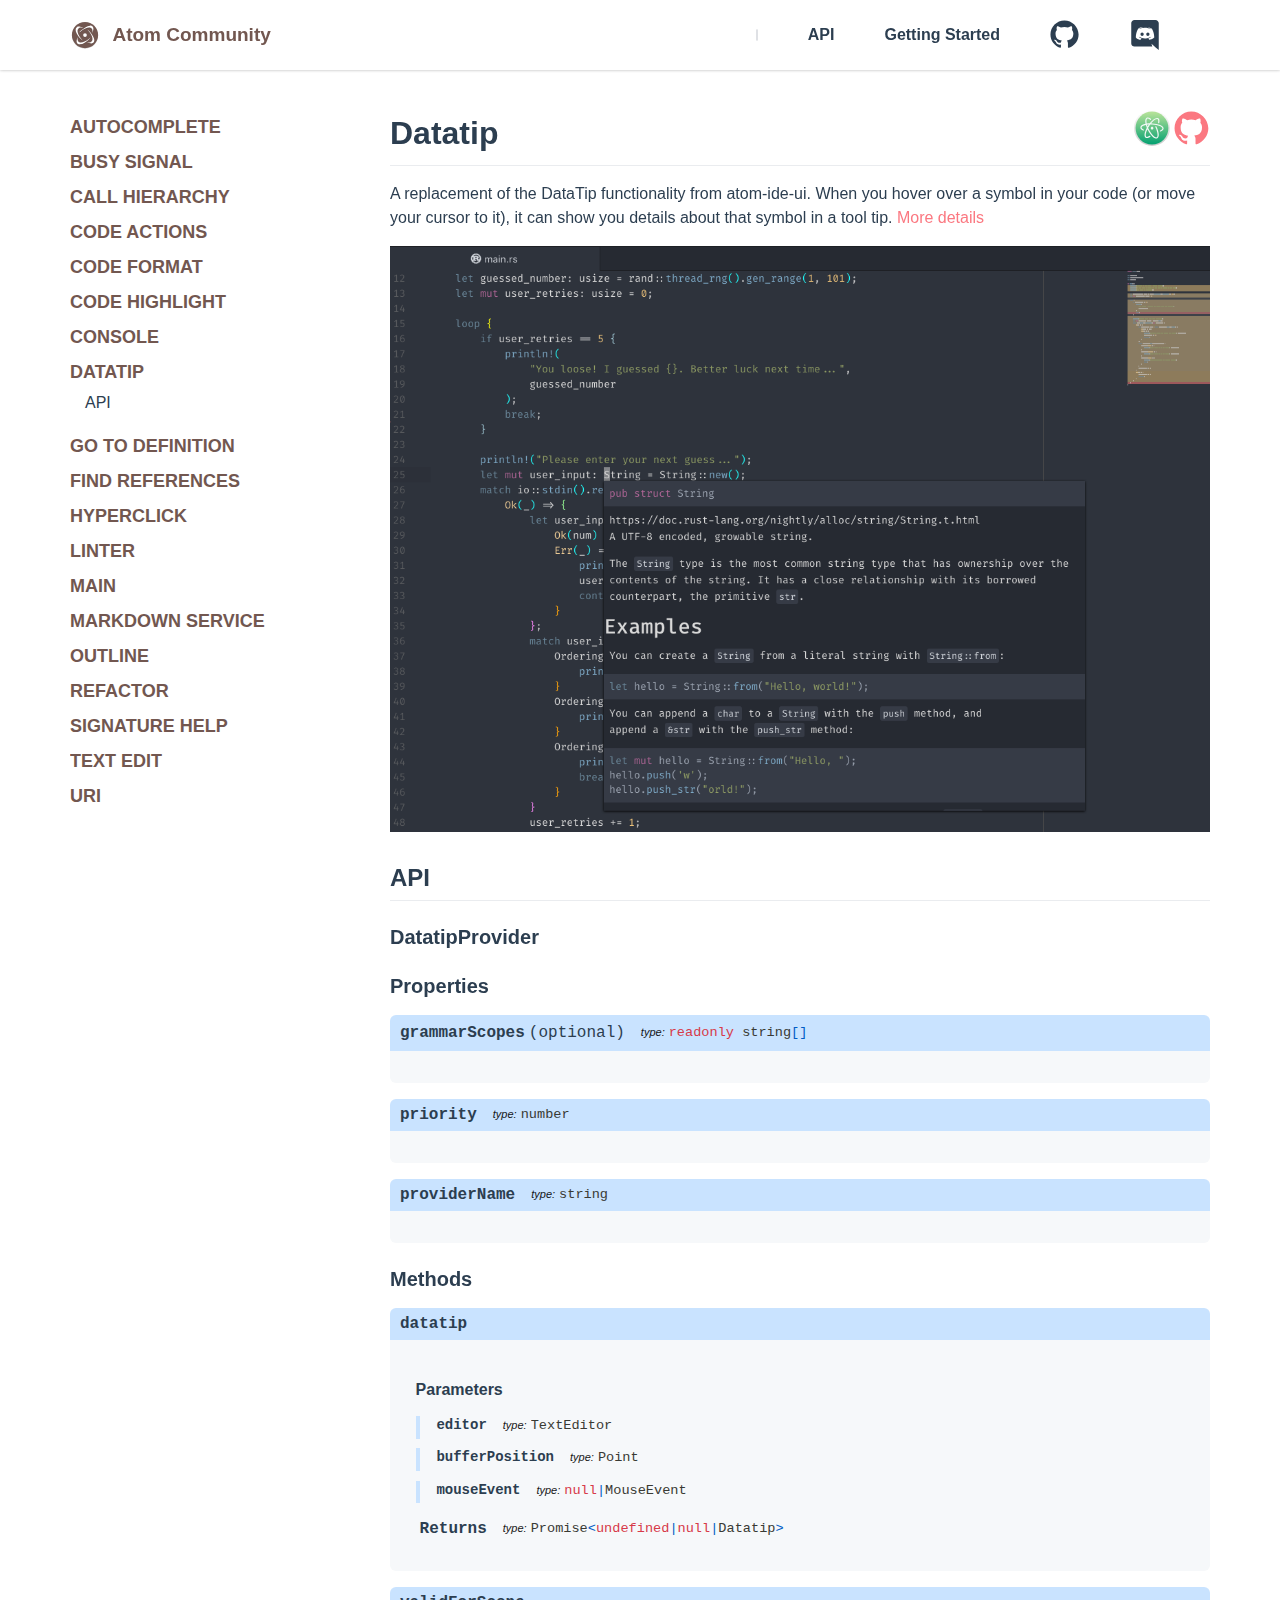
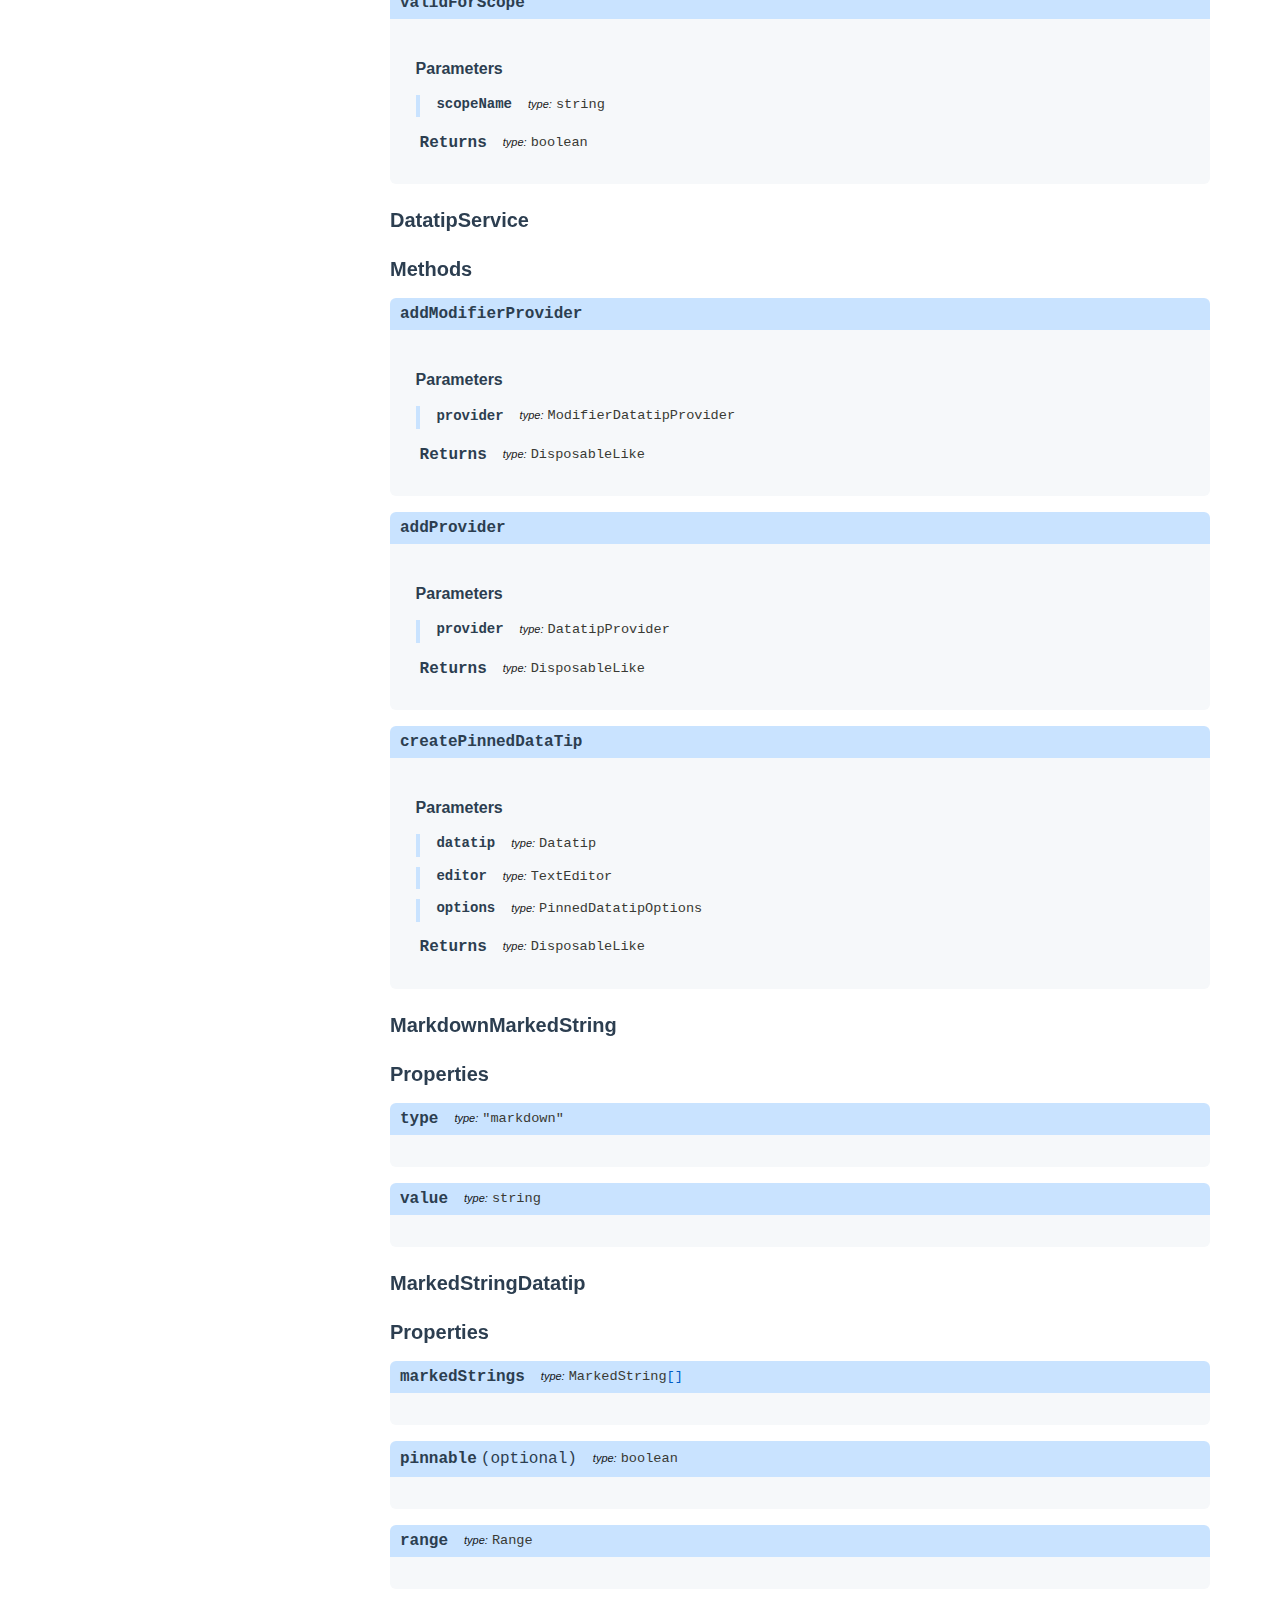
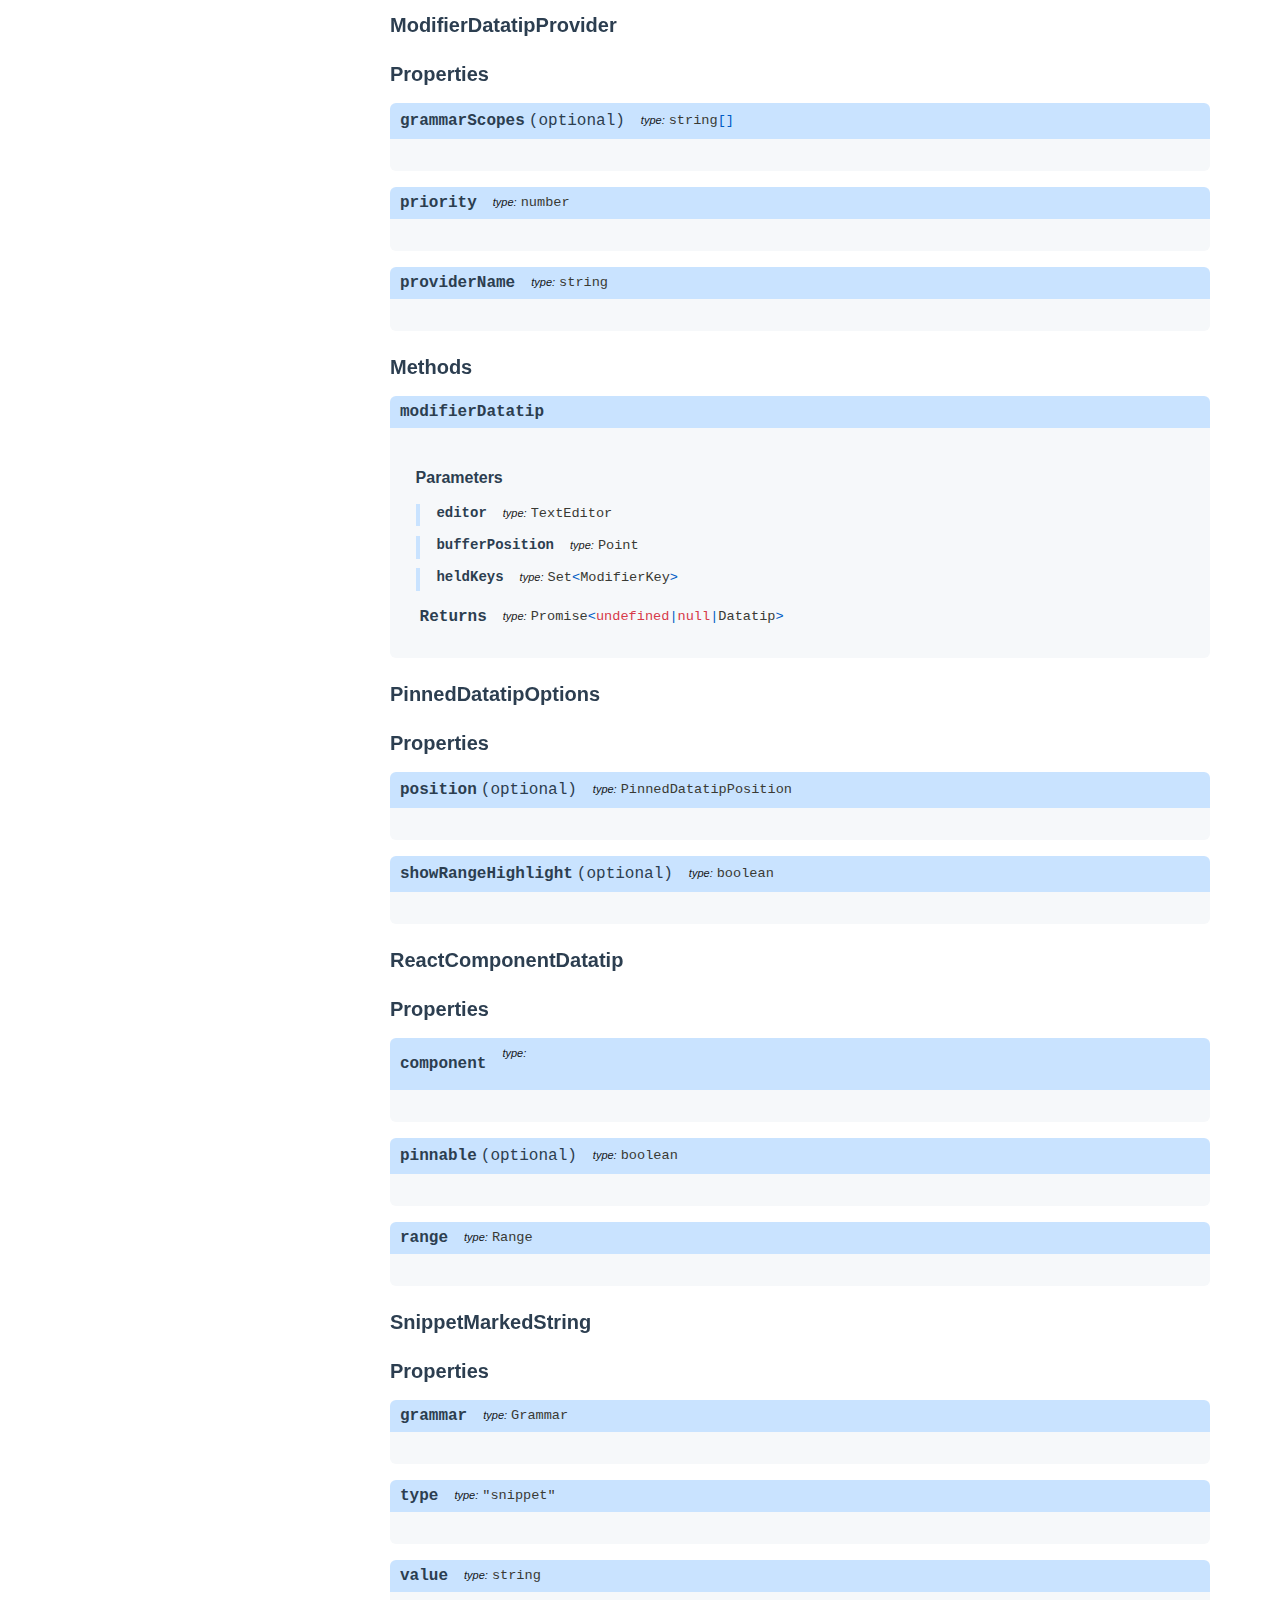
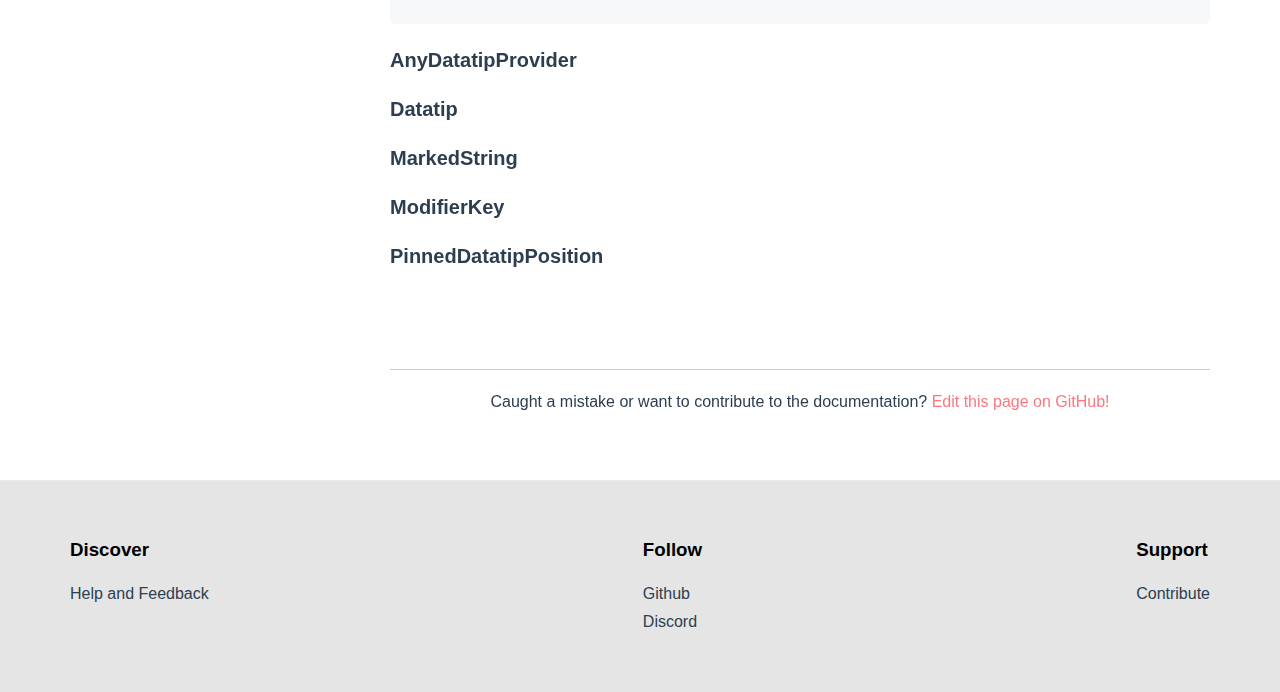
<file: api/datatip/index.html>
<!DOCTYPE html><html lang="en" dir="ltr"><head>
  
    

  



<meta charset="utf-8">
<meta name="viewport" content="width=device-width, initial-scale=1.0">
<title>Datatip: Atom Community</title>
<meta property="og:title" content="Datatip: Atom Community">

<meta name="generator" content="rocket 0.1">
<link rel="canonical" href="/api/datatip/">



<meta name="description" content="Atom IDE features">
<meta property="og:description" content="Atom IDE features">

  
    <link rel="apple-touch-icon" sizes="180x180" href="../../assets/apple-touch-icon.png">
<link rel="icon" type="image/png" sizes="32x32" href="../../assets/favicon-32x32.png">
<link rel="icon" type="image/png" sizes="16x16" href="../../assets/favicon-16x16.png">
<link rel="manifest" href="../../assets/webmanifest.json">
<link rel="mask-icon" href="../../assets/safari-pinned-tab.svg" color="#3f93ce">
<meta name="msapplication-TileColor" content="#1d3557">
<meta name="theme-color" content="#1d3557">

  
    <meta property="og:site_name" content="Atom Community">
<meta property="og:type" content="website">

<meta property="og:image" content="../../5c22e8c1.png">
<meta property="og:url" content="/api/datatip/">

<meta name="twitter:card" content="summary_large_image">

  
    <link rel="stylesheet" href="../../ee401ad0.css">
<link rel="stylesheet" href="../../490f016e.css">
<link rel="stylesheet" href="../../a0513237.css">
<link rel="stylesheet" href="../../b8c01bc2.css">

<link rel="stylesheet" href="../../8388caba.css">
<link rel="stylesheet" href="../../6d509f95.css">



  
    <noscript>&#x3C;link rel="stylesheet" href="/_merged_assets/_static/search/noscript.css"></noscript>

  
    <noscript>&#x3C;link rel="stylesheet" href="/_merged_assets/_static/noscript.css"></noscript>

  

<link rel="preload" href="../../1fe76fa2.js" as="script" crossorigin="anonymous" />
<link rel="preload" href="../../8d94b22a.js" as="script" crossorigin="anonymous" />
<link rel="preload" href="../../a6d56f55.js" as="script" crossorigin="anonymous" />
<link rel="preload" href="../../0a30bcf5.js" as="script" crossorigin="anonymous" />
<link rel="preload" href="../../5969e7ee.js" as="script" crossorigin="anonymous" />
<link rel="preload" href="../../81d5322c8.js" as="script" crossorigin="anonymous" />
<link rel="preload" href="../../479c1ff07.js" as="script" crossorigin="anonymous" />
<link rel="preload" href="../../e55a85c9.js" as="script" crossorigin="anonymous" />
</head>

  

  
  <body layout="layout-api">
  

    
      <header id="main-header">
  <div class="content-area">
    
      <button id="mobile-menu-trigger" data-action="trigger-mobile-menu">
	<span class="sr-only">Show Menu</span>
	      <svg xmlns="http://www.w3.org/2000/svg" aria-hidden="true" role="img" viewBox="0 0 448 512" class="icon">
        <path fill="currentColor" d="M436 124H12c-6.627 0-12-5.373-12-12V80c0-6.627 5.373-12 12-12h424c6.627 0 12 5.373 12 12v32c0 6.627-5.373 12-12 12zm0 160H12c-6.627 0-12-5.373-12-12v-32c0-6.627 5.373-12 12-12h424c6.627 0 12 5.373 12 12v32c0 6.627-5.373 12-12 12zm0 160H12c-6.627 0-12-5.373-12-12v-32c0-6.627 5.373-12 12-12h424c6.627 0 12 5.373 12 12v32c0 6.627-5.373 12-12 12z"></path>
      </svg>

</button>

    
      
	<a class="logo-link" href="/">
  <img src="../../b11724ee.svg" alt="Atom Community Logo">
  <span>Atom Community</span>
</a>



    
      <rocket-search class="search" json-url="/_merged_assets/_static/rocket-search-index.json">
  <svg xmlns="http://www.w3.org/2000/svg" viewBox="0 0 129 129" style="width: 25px;">
    <path d="M51.6 96.7c11 0 21-3.9 28.8-10.5l35 35c.8.8 1.8 1.2 2.9 1.2s2.1-.4 2.9-1.2c1.6-1.6 1.6-4.2 0-5.8l-35-35c6.5-7.8 10.5-17.9 10.5-28.8 0-24.9-20.2-45.1-45.1-45.1-24.8 0-45.1 20.3-45.1 45.1 0 24.9 20.3 45.1 45.1 45.1zm0-82c20.4 0 36.9 16.6 36.9 36.9C88.5 72 72 88.5 51.6 88.5S14.7 71.9 14.7 51.6c0-20.3 16.6-36.9 36.9-36.9z"></path>
  </svg>
</rocket-search>



    
      
  <a href="/api/" class="active">API</a>
  <a href="/getting-started/" class="">Getting Started</a>

    
      <launch-dark-switch class="light-dark-switch" label="Toggle darkmode">Toggle darkmode</launch-dark-switch>


    
      
	<a class="social-link" href="https://github.com/atom-community" aria-label="Atom Community on GitHub" rel="noopener noreferrer" target="_blank">
		<span class="sr-only">GitHub</span>
		
			<svg xmlns="http://www.w3.org/2000/svg" viewBox="0 0 17 16" fill="none">
  <title>GitHub</title>
  <path fill="currentColor" fill-rule="evenodd" d="M8.18391.249268C3.82241.249268.253906 3.81777.253906 8.17927c0 3.46933 2.279874 6.44313 5.451874 7.53353.3965.0991.49563-.1983.49563-.3965v-1.3878c-2.18075.4956-2.67638-.9912-2.67638-.9912-.3965-.8922-.89212-1.1895-.89212-1.1895-.69388-.4957.09912-.4957.09912-.4957.793.0992 1.1895.793 1.1895.793.69388 1.2887 1.88338.8922 2.27988.6939.09912-.4956.29737-.8921.49562-1.0904-1.78425-.1982-3.5685-.8921-3.5685-3.96496 0-.89212.29738-1.586.793-2.08162-.09912-.19825-.3965-.99125.09913-2.08163 0 0 .69387-.19825 2.18075.793.59475-.19825 1.28862-.29737 1.9825-.29737.69387 0 1.38775.09912 1.98249.29737 1.4869-.99125 2.1808-.793 2.1808-.793.3965 1.09038.1982 1.88338.0991 2.08163.4956.59475.793 1.28862.793 2.08162 0 3.07286-1.8834 3.66766-3.66764 3.86586.29737.3965.59474.8921.59474 1.586v2.1808c0 .1982.0991.4956.5948.3965 3.172-1.0904 5.4518-4.0642 5.4518-7.53353-.0991-4.3615-3.6676-7.930002-8.02909-7.930002z" clip-rule="evenodd"></path>
</svg>

		
	</a>
	<a class="social-link" href="https://discord.gg/R4KV8jTVpS" aria-label="Atom Community on Discord" rel="noopener noreferrer" target="_blank">
		<span class="sr-only">Discord</span>
		
			<svg viewBox="0 0 24 24" xmlns="http://www.w3.org/2000/svg" fill="currentColor">
  <title>Discord</title>
  <path d="m3.58 21.196h14.259l-.681-2.205 1.629 1.398 1.493 1.338 2.72 2.273v-21.525c-.068-1.338-1.22-2.475-2.648-2.475l-16.767.003c-1.427 0-2.585 1.139-2.585 2.477v16.24c0 1.411 1.156 2.476 2.58 2.476zm10.548-15.513-.033.012.012-.012zm-7.631 1.269c1.833-1.334 3.532-1.27 3.532-1.27l.137.135c-2.243.535-3.26 1.537-3.26 1.537s.272-.133.747-.336c3.021-1.188 6.32-1.102 9.374.402 0 0-1.019-.937-3.124-1.537l.186-.183c.291.001 1.831.055 3.479 1.26 0 0 1.844 3.15 1.844 7.02-.061-.074-1.144 1.666-3.931 1.726 0 0-.472-.534-.808-1 1.63-.468 2.24-1.404 2.24-1.404-.535.337-1.023.537-1.419.737-.609.268-1.219.4-1.828.535-2.884.468-4.503-.315-6.033-.936l-.523-.266s.609.936 2.174 1.404c-.411.469-.818 1.002-.818 1.002-2.786-.066-3.802-1.806-3.802-1.806 0-3.876 1.833-7.02 1.833-7.02z"></path>
  <path d="m14.308 12.771c.711 0 1.29-.6 1.29-1.34 0-.735-.576-1.335-1.29-1.335v.003c-.708 0-1.288.598-1.29 1.338 0 .734.579 1.334 1.29 1.334z"></path>
  <path d="m9.69 12.771c.711 0 1.29-.6 1.29-1.34 0-.735-.575-1.335-1.286-1.335l-.004.003c-.711 0-1.29.598-1.29 1.338 0 .734.579 1.334 1.29 1.334z"></path>
</svg>

		
	</a>

    
  </div>
</header>

    

    
  <div id="content-wrapper">
    <div class="content-area">
      
        <rocket-drawer id="sidebar">
  <nav slot="content" id="sidebar-nav">
    
      <a class="logo-link" href="/">
  <img src="../../b11724ee.svg" alt="Atom Community Logo">
  <span>Atom Community</span>
</a>


    
      <rocket-navigation>
  <ul><li class="menu-item">
<a href="/api/autocomplete/">AutoComplete</a>

</li>
<li class="menu-item">
<a href="/api/busy-signal/">Busy Signal</a>

</li>
<li class="menu-item">
<a href="/api/call-hierarchy/">Call Hierarchy</a>

</li>
<li class="menu-item">
<a href="/api/code-actions/">Code Actions</a>

</li>
<li class="menu-item">
<a href="/api/code-format/">Code Format</a>

</li>
<li class="menu-item">
<a href="/api/code-highlight/">Code Highlight</a>

</li>
<li class="menu-item">
<a href="/api/console/">Console</a>

</li>
<li class="menu-item current">
<a href="/api/datatip/">Datatip</a>
<ul>
  <li class="menu-item anchor">
    <a href="#api" class="anchor">API</a>
  </li>
</ul>

</li>
<li class="menu-item">
<a href="/api/definitions/">Go to Definition</a>

</li>
<li class="menu-item">
<a href="/api/find-references/">Find References</a>

</li>
<li class="menu-item">
<a href="/api/hyperclick/">Hyperclick</a>

</li>
<li class="menu-item">
<a href="/api/linter/">Linter</a>

</li>
<li class="menu-item">
<a href="/api/main/">Main</a>

</li>
<li class="menu-item">
<a href="/api/markdown-service/">Markdown Service</a>

</li>
<li class="menu-item">
<a href="/api/outline/">Outline</a>

</li>
<li class="menu-item">
<a href="/api/refactor/">Refactor</a>

</li>
<li class="menu-item">
<a href="/api/sig-help/">Signature Help</a>

</li>
<li class="menu-item">
<a href="/api/text-edit/">Text Edit</a>

</li>
<li class="menu-item">
<a href="/api/uri/">URI</a>

</li></ul>
  <div class="sidebar-bottom">
  <hr>
  <launch-dark-switch class="light-dark-switch" label="Toggle darkmode">Toggle darkmode</launch-dark-switch>


  <a href="https://github.com/atom-community/atom-community.github.io/issues">Help and Feedback</a>
</div>

</rocket-navigation>

    
  </nav>
</rocket-drawer>

      
      
        <main class="markdown-body">
  
    <h1 id="content-top">
  <a class="anchor" href="#content-top">
    <svg class="octicon octicon-link" viewBox="0 0 16 16" aria-hidden="true" width="16" height="16">
      <path fill-rule="evenodd" d="M7.775 3.275a.75.75 0 001.06 1.06l1.25-1.25a2 2 0 112.83 2.83l-2.5 2.5a2 2 0 01-2.83 0 .75.75 0 00-1.06 1.06 3.5 3.5 0 004.95 0l2.5-2.5a3.5 3.5 0 00-4.95-4.95l-1.25 1.25zm-4.69 9.64a2 2 0 010-2.83l2.5-2.5a2 2 0 012.83 0 .75.75 0 001.06-1.06 3.5 3.5 0 00-4.95 0l-2.5 2.5a3.5 3.5 0 004.95 4.95l1.25-1.25a.75.75 0 00-1.06-1.06l-1.25 1.25a2 2 0 01-2.83 0z"></path>
    </svg>
  </a>
  <span class="title">Datatip</span>
  
    <a href="https://atom.io/packages/atom-ide-datatip" target="_blank" rel="noreferrer noopener">
      <svg xmlns="http://www.w3.org/2000/svg" preserveAspectRatio="xMidYMid" viewBox="0 0 256 256">
  <defs>
    <linearGradient id="atom-logo-a" x1="50%" x2="50%" y1="3.961%" y2="100%">
      <stop offset="0%" stop-color="#FDFDFD"></stop>
      <stop offset="100%" stop-color="#CBCBCB"></stop>
    </linearGradient>
    <linearGradient id="atom-logo-b" x1="50%" x2="50%" y1="3.961%" y2="100%">
      <stop offset="0%" stop-color="#B2E198"></stop>
      <stop offset="100%" stop-color="#04A171"></stop>
    </linearGradient>
  </defs>
  <circle cx="128" cy="128" r="127.858" fill="url(#atom-logo-a)"></circle>
  <circle cx="127.858" cy="128.142" r="116.907" fill="url(#atom-logo-b)"></circle>
  <path fill="#F2F8F6" d="M100.453 110.097a221.782 221.782 0 00-3.988 6.382 164.44 164.44 0 01-3.684-11.377c3.73-.535 7.695-.957 11.874-1.249a224.887 224.887 0 00-4.202 6.244zm103.138 7.475c-4.132-3.967-10.04-7.602-17.558-10.804-14.926-6.356-34.918-10.474-56.295-11.595a234.82 234.82 0 00-7.529-.277C138.53 75.415 154.292 65.05 163.472 64.7c1.944-.074 3.576.31 4.854 1.141 4.296 2.792 5.488 11.453 3.189 23.166a4.267 4.267 0 008.373 1.644c3.953-20.137-1.576-28.497-6.911-31.965-2.785-1.81-6.093-2.655-9.83-2.513-14.12.536-33.904 15.592-51.956 38.803-7.148.247-14.038.864-20.483 1.827a106.106 106.106 0 01-1.625-9.522c-1.619-13.344.367-22.816 5.312-25.337.794-.405 1.662-.639 2.654-.713 4.418-.332 10.652 2.637 17.542 8.359a4.267 4.267 0 005.452-6.565c-8.85-7.35-16.8-10.817-23.633-10.303-2.112.158-4.095.703-5.892 1.62-4.593 2.342-7.732 6.828-9.33 13.331-1.368 5.57-1.562 12.513-.576 20.636.39 3.213.96 6.556 1.695 9.998-5.04 1.062-9.71 2.356-13.897 3.869-18.316 6.616-22.544 15.337-22.866 21.488-.308 5.876 2.7 14.62 18.775 22.91a4.267 4.267 0 003.911-7.583c-9.247-4.77-14.41-10.193-14.165-14.88.346-6.605 11.417-13.596 30.274-17.535 1.747 6.309 3.99 12.861 6.68 19.505-6.777 12.723-11.722 25.262-14.286 36.416-1.833 7.97-2.369 14.89-1.592 20.567.906 6.63 3.558 11.418 7.881 14.228 2.205 1.433 5.176 2.553 9.079 2.553 5.658 0 13.275-2.357 23.343-9.538a4.267 4.267 0 10-4.955-6.948c-9.925 7.08-18.454 9.613-22.816 6.778-4.652-3.023-5.633-12.642-2.624-25.728 1.995-8.678 5.555-18.296 10.383-28.21a220.995 220.995 0 003.283 6.731c9.717 19.087 21.612 35.694 33.494 46.762 5.984 5.573 11.708 9.497 17.011 11.663 3.218 1.314 6.24 1.971 9.045 1.971 2.596 0 5.008-.563 7.216-1.69 4.43-2.259 7.511-6.52 9.157-12.665 1.41-5.263 1.726-11.827.942-19.512-1.543-15.11-7.253-33.539-16.077-51.891a4.267 4.267 0 00-7.69 3.697c8.407 17.485 13.833 34.908 15.278 49.06 1.27 12.447-.78 21.31-5.486 23.71-4.942 2.52-13.756-1.438-23.58-10.588-11.17-10.404-22.43-26.168-31.706-44.388a210.555 210.555 0 01-5.851-12.483 210.936 210.936 0 017.143-11.836 213.301 213.301 0 017.877-11.333c.7-.01 1.405-.017 2.115-.019 3.664-.012 7.592.09 11.688.305 20.404 1.07 39.368 4.95 53.399 10.925 12.34 5.256 19.534 11.704 19.244 17.25-.246 4.708-5.967 9.575-15.696 13.352a4.267 4.267 0 003.088 7.955c16.905-6.563 20.821-14.967 21.13-20.861.27-5.151-2.04-10.111-6.865-14.743z"></path>
  <path fill="#F1F8F3" d="M119.194 129.133c0 5.153 4.174 9.33 9.323 9.33s9.323-4.177 9.323-9.33c0-5.154-4.174-9.331-9.323-9.331s-9.323 4.177-9.323 9.33"></path>
</svg>

    </a>
  
    <a href="https://github.com/atom-community/atom-ide-datatip" target="_blank" rel="noreferrer noopener">
      <svg xmlns="http://www.w3.org/2000/svg" viewBox="0 0 17 16" fill="none">
  <title>GitHub</title>
  <path fill="currentColor" fill-rule="evenodd" d="M8.18391.249268C3.82241.249268.253906 3.81777.253906 8.17927c0 3.46933 2.279874 6.44313 5.451874 7.53353.3965.0991.49563-.1983.49563-.3965v-1.3878c-2.18075.4956-2.67638-.9912-2.67638-.9912-.3965-.8922-.89212-1.1895-.89212-1.1895-.69388-.4957.09912-.4957.09912-.4957.793.0992 1.1895.793 1.1895.793.69388 1.2887 1.88338.8922 2.27988.6939.09912-.4956.29737-.8921.49562-1.0904-1.78425-.1982-3.5685-.8921-3.5685-3.96496 0-.89212.29738-1.586.793-2.08162-.09912-.19825-.3965-.99125.09913-2.08163 0 0 .69387-.19825 2.18075.793.59475-.19825 1.28862-.29737 1.9825-.29737.69387 0 1.38775.09912 1.98249.29737 1.4869-.99125 2.1808-.793 2.1808-.793.3965 1.09038.1982 1.88338.0991 2.08163.4956.59475.793 1.28862.793 2.08162 0 3.07286-1.8834 3.66766-3.66764 3.86586.29737.3965.59474.8921.59474 1.586v2.1808c0 .1982.0991.4956.5948.3965 3.172-1.0904 5.4518-4.0642 5.4518-7.53353-.0991-4.3615-3.6676-7.930002-8.02909-7.930002z" clip-rule="evenodd"></path>
</svg>

    </a>
  
</h1>

<p>A replacement of the DataTip functionality from atom-ide-ui. When you hover over a symbol in your code (or move your cursor to it), it can show you details about that symbol in a tool tip. <a href="https://github.com/atom-community/atom-ide-datatip#atom-ide-datatip-package">More details</a></p>
<p><img src="../../1c76d368.png" alt="screenshot of datatip feature"></p>
<h2 id="api"><a class="anchor" href="#api"><svg class="octicon octicon-link" viewBox="0 0 16 16" aria-hidden="true" width="16" height="16"><path fill-rule="evenodd" d="M7.775 3.275a.75.75 0 001.06 1.06l1.25-1.25a2 2 0 112.83 2.83l-2.5 2.5a2 2 0 01-2.83 0 .75.75 0 00-1.06 1.06 3.5 3.5 0 004.95 0l2.5-2.5a3.5 3.5 0 00-4.95-4.95l-1.25 1.25zm-4.69 9.64a2 2 0 010-2.83l2.5-2.5a2 2 0 012.83 0 .75.75 0 001.06-1.06 3.5 3.5 0 00-4.95 0l-2.5 2.5a3.5 3.5 0 004.95 4.95l1.25-1.25a.75.75 0 00-1.06-1.06l-1.25 1.25a2 2 0 01-2.83 0z"></path></svg></a>API</h2>

  
    

  
<article class="type" data-name="DatatipProvider">
    <h3 id="datatipprovider" class="" slot="">
    <a class="anchor" href="#datatipprovider">
      <svg class="octicon octicon-link" viewBox="0 0 16 16" aria-hidden="true" width="16" height="16">
        <path fill-rule="evenodd" d="M7.775 3.275a.75.75 0 001.06 1.06l1.25-1.25a2 2 0 112.83 2.83l-2.5 2.5a2 2 0 01-2.83 0 .75.75 0 00-1.06 1.06 3.5 3.5 0 004.95 0l2.5-2.5a3.5 3.5 0 00-4.95-4.95l-1.25 1.25zm-4.69 9.64a2 2 0 010-2.83l2.5-2.5a2 2 0 012.83 0 .75.75 0 001.06-1.06 3.5 3.5 0 00-4.95 0l-2.5 2.5a3.5 3.5 0 004.95 4.95l1.25-1.25a.75.75 0 00-1.06-1.06l-1.25 1.25a2 2 0 01-2.83 0z"></path>
      </svg>
    </a>DatatipProvider</h3>
    





    
    
      <h3 id="datatipprovider-properties" class="" slot="">
    <a class="anchor" href="#datatipprovider-properties">
      <svg class="octicon octicon-link" viewBox="0 0 16 16" aria-hidden="true" width="16" height="16">
        <path fill-rule="evenodd" d="M7.775 3.275a.75.75 0 001.06 1.06l1.25-1.25a2 2 0 112.83 2.83l-2.5 2.5a2 2 0 01-2.83 0 .75.75 0 00-1.06 1.06 3.5 3.5 0 004.95 0l2.5-2.5a3.5 3.5 0 00-4.95-4.95l-1.25 1.25zm-4.69 9.64a2 2 0 010-2.83l2.5-2.5a2 2 0 012.83 0 .75.75 0 001.06-1.06 3.5 3.5 0 00-4.95 0l-2.5 2.5a3.5 3.5 0 004.95 4.95l1.25-1.25a.75.75 0 00-1.06-1.06l-1.25 1.25a2 2 0 01-2.83 0z"></path>
      </svg>
    </a>Properties</h3><type-doc kind="property" data-name="grammarScopes">
          <span slot="name">
            <h4 id="datatipprovider-grammarscopes" class="" slot="">
    <a class="anchor" href="#datatipprovider-grammarscopes">
      <svg class="octicon octicon-link" viewBox="0 0 16 16" aria-hidden="true" width="16" height="16">
        <path fill-rule="evenodd" d="M7.775 3.275a.75.75 0 001.06 1.06l1.25-1.25a2 2 0 112.83 2.83l-2.5 2.5a2 2 0 01-2.83 0 .75.75 0 00-1.06 1.06 3.5 3.5 0 004.95 0l2.5-2.5a3.5 3.5 0 00-4.95-4.95l-1.25 1.25zm-4.69 9.64a2 2 0 010-2.83l2.5-2.5a2 2 0 012.83 0 .75.75 0 001.06-1.06 3.5 3.5 0 00-4.95 0l-2.5 2.5a3.5 3.5 0 004.95 4.95l1.25-1.25a.75.75 0 00-1.06-1.06l-1.25 1.25a2 2 0 01-2.83 0z"></path>
      </svg>
    </a>grammarScopes</h4>
            <span>(optional)</span>
          </span>
          
            <span slot="type"><pre class="language-ts"><code class="language-ts"><span class="token keyword">readonly</span> <span class="token builtin">string</span><span class="token punctuation">[</span><span class="token punctuation">]</span>
</code></pre>
</span>
          

          




        </type-doc><type-doc kind="property" data-name="priority">
          <span slot="name">
            <h4 id="datatipprovider-priority" class="" slot="">
    <a class="anchor" href="#datatipprovider-priority">
      <svg class="octicon octicon-link" viewBox="0 0 16 16" aria-hidden="true" width="16" height="16">
        <path fill-rule="evenodd" d="M7.775 3.275a.75.75 0 001.06 1.06l1.25-1.25a2 2 0 112.83 2.83l-2.5 2.5a2 2 0 01-2.83 0 .75.75 0 00-1.06 1.06 3.5 3.5 0 004.95 0l2.5-2.5a3.5 3.5 0 00-4.95-4.95l-1.25 1.25zm-4.69 9.64a2 2 0 010-2.83l2.5-2.5a2 2 0 012.83 0 .75.75 0 001.06-1.06 3.5 3.5 0 00-4.95 0l-2.5 2.5a3.5 3.5 0 004.95 4.95l1.25-1.25a.75.75 0 00-1.06-1.06l-1.25 1.25a2 2 0 01-2.83 0z"></path>
      </svg>
    </a>priority</h4>
            
          </span>
          
            <span slot="type"><pre class="language-ts"><code class="language-ts"><span class="token builtin">number</span>
</code></pre>
</span>
          

          




        </type-doc><type-doc kind="property" data-name="providerName">
          <span slot="name">
            <h4 id="datatipprovider-providername" class="" slot="">
    <a class="anchor" href="#datatipprovider-providername">
      <svg class="octicon octicon-link" viewBox="0 0 16 16" aria-hidden="true" width="16" height="16">
        <path fill-rule="evenodd" d="M7.775 3.275a.75.75 0 001.06 1.06l1.25-1.25a2 2 0 112.83 2.83l-2.5 2.5a2 2 0 01-2.83 0 .75.75 0 00-1.06 1.06 3.5 3.5 0 004.95 0l2.5-2.5a3.5 3.5 0 00-4.95-4.95l-1.25 1.25zm-4.69 9.64a2 2 0 010-2.83l2.5-2.5a2 2 0 012.83 0 .75.75 0 001.06-1.06 3.5 3.5 0 00-4.95 0l-2.5 2.5a3.5 3.5 0 004.95 4.95l1.25-1.25a.75.75 0 00-1.06-1.06l-1.25 1.25a2 2 0 01-2.83 0z"></path>
      </svg>
    </a>providerName</h4>
            
          </span>
          
            <span slot="type"><pre class="language-ts"><code class="language-ts"><span class="token builtin">string</span>
</code></pre>
</span>
          

          




        </type-doc>
    

    
    
      <h3 id="datatipprovider-methods" class="" slot="">
    <a class="anchor" href="#datatipprovider-methods">
      <svg class="octicon octicon-link" viewBox="0 0 16 16" aria-hidden="true" width="16" height="16">
        <path fill-rule="evenodd" d="M7.775 3.275a.75.75 0 001.06 1.06l1.25-1.25a2 2 0 112.83 2.83l-2.5 2.5a2 2 0 01-2.83 0 .75.75 0 00-1.06 1.06 3.5 3.5 0 004.95 0l2.5-2.5a3.5 3.5 0 00-4.95-4.95l-1.25 1.25zm-4.69 9.64a2 2 0 010-2.83l2.5-2.5a2 2 0 012.83 0 .75.75 0 001.06-1.06 3.5 3.5 0 00-4.95 0l-2.5 2.5a3.5 3.5 0 004.95 4.95l1.25-1.25a.75.75 0 00-1.06-1.06l-1.25 1.25a2 2 0 01-2.83 0z"></path>
      </svg>
    </a>Methods</h3><type-doc kind="method" data-method="datatip" data-name="datatip">
          <h4 id="datatipprovider-datatip" class="" slot="name">
    <a class="anchor" href="#datatipprovider-datatip">
      <svg class="octicon octicon-link" viewBox="0 0 16 16" aria-hidden="true" width="16" height="16">
        <path fill-rule="evenodd" d="M7.775 3.275a.75.75 0 001.06 1.06l1.25-1.25a2 2 0 112.83 2.83l-2.5 2.5a2 2 0 01-2.83 0 .75.75 0 00-1.06 1.06 3.5 3.5 0 004.95 0l2.5-2.5a3.5 3.5 0 00-4.95-4.95l-1.25 1.25zm-4.69 9.64a2 2 0 010-2.83l2.5-2.5a2 2 0 012.83 0 .75.75 0 001.06-1.06 3.5 3.5 0 00-4.95 0l-2.5 2.5a3.5 3.5 0 004.95 4.95l1.25-1.25a.75.75 0 00-1.06-1.06l-1.25 1.25a2 2 0 01-2.83 0z"></path>
      </svg>
    </a>datatip</h4>

          

            





            

            
            
              <h4 id="datatip-parameters" class="" slot="">
    <a class="anchor" href="#datatip-parameters">
      <svg class="octicon octicon-link" viewBox="0 0 16 16" aria-hidden="true" width="16" height="16">
        <path fill-rule="evenodd" d="M7.775 3.275a.75.75 0 001.06 1.06l1.25-1.25a2 2 0 112.83 2.83l-2.5 2.5a2 2 0 01-2.83 0 .75.75 0 00-1.06 1.06 3.5 3.5 0 004.95 0l2.5-2.5a3.5 3.5 0 00-4.95-4.95l-1.25 1.25zm-4.69 9.64a2 2 0 010-2.83l2.5-2.5a2 2 0 012.83 0 .75.75 0 001.06-1.06 3.5 3.5 0 00-4.95 0l-2.5 2.5a3.5 3.5 0 004.95 4.95l1.25-1.25a.75.75 0 00-1.06-1.06l-1.25 1.25a2 2 0 01-2.83 0z"></path>
      </svg>
    </a>Parameters</h4><type-doc kind="parameter" data-parameter="editor">
                  <h5 id="parameter-datatip-editor" class="" slot="name">
    <a class="anchor" href="#parameter-datatip-editor">
      <svg class="octicon octicon-link" viewBox="0 0 16 16" aria-hidden="true" width="16" height="16">
        <path fill-rule="evenodd" d="M7.775 3.275a.75.75 0 001.06 1.06l1.25-1.25a2 2 0 112.83 2.83l-2.5 2.5a2 2 0 01-2.83 0 .75.75 0 00-1.06 1.06 3.5 3.5 0 004.95 0l2.5-2.5a3.5 3.5 0 00-4.95-4.95l-1.25 1.25zm-4.69 9.64a2 2 0 010-2.83l2.5-2.5a2 2 0 012.83 0 .75.75 0 001.06-1.06 3.5 3.5 0 00-4.95 0l-2.5 2.5a3.5 3.5 0 004.95 4.95l1.25-1.25a.75.75 0 00-1.06-1.06l-1.25 1.25a2 2 0 01-2.83 0z"></path>
      </svg>
    </a>editor</h5>
                  <span slot="type"><pre class="language-ts"><code class="language-ts">TextEditor
</code></pre>
</span>
                  




                </type-doc><type-doc kind="parameter" data-parameter="bufferPosition">
                  <h5 id="parameter-datatip-bufferposition" class="" slot="name">
    <a class="anchor" href="#parameter-datatip-bufferposition">
      <svg class="octicon octicon-link" viewBox="0 0 16 16" aria-hidden="true" width="16" height="16">
        <path fill-rule="evenodd" d="M7.775 3.275a.75.75 0 001.06 1.06l1.25-1.25a2 2 0 112.83 2.83l-2.5 2.5a2 2 0 01-2.83 0 .75.75 0 00-1.06 1.06 3.5 3.5 0 004.95 0l2.5-2.5a3.5 3.5 0 00-4.95-4.95l-1.25 1.25zm-4.69 9.64a2 2 0 010-2.83l2.5-2.5a2 2 0 012.83 0 .75.75 0 001.06-1.06 3.5 3.5 0 00-4.95 0l-2.5 2.5a3.5 3.5 0 004.95 4.95l1.25-1.25a.75.75 0 00-1.06-1.06l-1.25 1.25a2 2 0 01-2.83 0z"></path>
      </svg>
    </a>bufferPosition</h5>
                  <span slot="type"><pre class="language-ts"><code class="language-ts">Point
</code></pre>
</span>
                  




                </type-doc><type-doc kind="parameter" data-parameter="mouseEvent">
                  <h5 id="parameter-datatip-mouseevent" class="" slot="name">
    <a class="anchor" href="#parameter-datatip-mouseevent">
      <svg class="octicon octicon-link" viewBox="0 0 16 16" aria-hidden="true" width="16" height="16">
        <path fill-rule="evenodd" d="M7.775 3.275a.75.75 0 001.06 1.06l1.25-1.25a2 2 0 112.83 2.83l-2.5 2.5a2 2 0 01-2.83 0 .75.75 0 00-1.06 1.06 3.5 3.5 0 004.95 0l2.5-2.5a3.5 3.5 0 00-4.95-4.95l-1.25 1.25zm-4.69 9.64a2 2 0 010-2.83l2.5-2.5a2 2 0 012.83 0 .75.75 0 001.06-1.06 3.5 3.5 0 00-4.95 0l-2.5 2.5a3.5 3.5 0 004.95 4.95l1.25-1.25a.75.75 0 00-1.06-1.06l-1.25 1.25a2 2 0 01-2.83 0z"></path>
      </svg>
    </a>mouseEvent</h5>
                  <span slot="type"><pre class="language-ts"><code class="language-ts"><span class="token keyword">null</span><span class="token operator">|</span>MouseEvent
</code></pre>
</span>
                  




                </type-doc>
            

            
            <type-doc kind="return">
              <h4 id="datatipprovider-datatip-returns" class="" slot="name">
    <a class="anchor" href="#datatipprovider-datatip-returns">
      <svg class="octicon octicon-link" viewBox="0 0 16 16" aria-hidden="true" width="16" height="16">
        <path fill-rule="evenodd" d="M7.775 3.275a.75.75 0 001.06 1.06l1.25-1.25a2 2 0 112.83 2.83l-2.5 2.5a2 2 0 01-2.83 0 .75.75 0 00-1.06 1.06 3.5 3.5 0 004.95 0l2.5-2.5a3.5 3.5 0 00-4.95-4.95l-1.25 1.25zm-4.69 9.64a2 2 0 010-2.83l2.5-2.5a2 2 0 012.83 0 .75.75 0 001.06-1.06 3.5 3.5 0 00-4.95 0l-2.5 2.5a3.5 3.5 0 004.95 4.95l1.25-1.25a.75.75 0 00-1.06-1.06l-1.25 1.25a2 2 0 01-2.83 0z"></path>
      </svg>
    </a>Returns</h4>
              <span slot="type">
                <pre class="language-ts"><code class="language-ts"><span class="token builtin">Promise</span><span class="token operator">&lt;</span><span class="token keyword">undefined</span><span class="token operator">|</span><span class="token keyword">null</span><span class="token operator">|</span>Datatip<span class="token operator">&gt;</span>
</code></pre>

              </span>
              




            </type-doc>
            
          

        </type-doc><type-doc kind="method" data-method="validForScope" data-name="validForScope">
          <h4 id="datatipprovider-validforscope" class="" slot="name">
    <a class="anchor" href="#datatipprovider-validforscope">
      <svg class="octicon octicon-link" viewBox="0 0 16 16" aria-hidden="true" width="16" height="16">
        <path fill-rule="evenodd" d="M7.775 3.275a.75.75 0 001.06 1.06l1.25-1.25a2 2 0 112.83 2.83l-2.5 2.5a2 2 0 01-2.83 0 .75.75 0 00-1.06 1.06 3.5 3.5 0 004.95 0l2.5-2.5a3.5 3.5 0 00-4.95-4.95l-1.25 1.25zm-4.69 9.64a2 2 0 010-2.83l2.5-2.5a2 2 0 012.83 0 .75.75 0 001.06-1.06 3.5 3.5 0 00-4.95 0l-2.5 2.5a3.5 3.5 0 004.95 4.95l1.25-1.25a.75.75 0 00-1.06-1.06l-1.25 1.25a2 2 0 01-2.83 0z"></path>
      </svg>
    </a>validForScope</h4>

          

            





            

            
            
              <h4 id="validforscope-parameters" class="" slot="">
    <a class="anchor" href="#validforscope-parameters">
      <svg class="octicon octicon-link" viewBox="0 0 16 16" aria-hidden="true" width="16" height="16">
        <path fill-rule="evenodd" d="M7.775 3.275a.75.75 0 001.06 1.06l1.25-1.25a2 2 0 112.83 2.83l-2.5 2.5a2 2 0 01-2.83 0 .75.75 0 00-1.06 1.06 3.5 3.5 0 004.95 0l2.5-2.5a3.5 3.5 0 00-4.95-4.95l-1.25 1.25zm-4.69 9.64a2 2 0 010-2.83l2.5-2.5a2 2 0 012.83 0 .75.75 0 001.06-1.06 3.5 3.5 0 00-4.95 0l-2.5 2.5a3.5 3.5 0 004.95 4.95l1.25-1.25a.75.75 0 00-1.06-1.06l-1.25 1.25a2 2 0 01-2.83 0z"></path>
      </svg>
    </a>Parameters</h4><type-doc kind="parameter" data-parameter="scopeName">
                  <h5 id="parameter-validforscope-scopename" class="" slot="name">
    <a class="anchor" href="#parameter-validforscope-scopename">
      <svg class="octicon octicon-link" viewBox="0 0 16 16" aria-hidden="true" width="16" height="16">
        <path fill-rule="evenodd" d="M7.775 3.275a.75.75 0 001.06 1.06l1.25-1.25a2 2 0 112.83 2.83l-2.5 2.5a2 2 0 01-2.83 0 .75.75 0 00-1.06 1.06 3.5 3.5 0 004.95 0l2.5-2.5a3.5 3.5 0 00-4.95-4.95l-1.25 1.25zm-4.69 9.64a2 2 0 010-2.83l2.5-2.5a2 2 0 012.83 0 .75.75 0 001.06-1.06 3.5 3.5 0 00-4.95 0l-2.5 2.5a3.5 3.5 0 004.95 4.95l1.25-1.25a.75.75 0 00-1.06-1.06l-1.25 1.25a2 2 0 01-2.83 0z"></path>
      </svg>
    </a>scopeName</h5>
                  <span slot="type"><pre class="language-ts"><code class="language-ts"><span class="token builtin">string</span>
</code></pre>
</span>
                  




                </type-doc>
            

            
            <type-doc kind="return">
              <h4 id="datatipprovider-validforscope-returns" class="" slot="name">
    <a class="anchor" href="#datatipprovider-validforscope-returns">
      <svg class="octicon octicon-link" viewBox="0 0 16 16" aria-hidden="true" width="16" height="16">
        <path fill-rule="evenodd" d="M7.775 3.275a.75.75 0 001.06 1.06l1.25-1.25a2 2 0 112.83 2.83l-2.5 2.5a2 2 0 01-2.83 0 .75.75 0 00-1.06 1.06 3.5 3.5 0 004.95 0l2.5-2.5a3.5 3.5 0 00-4.95-4.95l-1.25 1.25zm-4.69 9.64a2 2 0 010-2.83l2.5-2.5a2 2 0 012.83 0 .75.75 0 001.06-1.06 3.5 3.5 0 00-4.95 0l-2.5 2.5a3.5 3.5 0 004.95 4.95l1.25-1.25a.75.75 0 00-1.06-1.06l-1.25 1.25a2 2 0 01-2.83 0z"></path>
      </svg>
    </a>Returns</h4>
              <span slot="type">
                <pre class="language-ts"><code class="language-ts"><span class="token builtin">boolean</span>
</code></pre>

              </span>
              




            </type-doc>
            
          

        </type-doc>
    

  </article><article class="type" data-name="DatatipService">
    <h3 id="datatipservice" class="" slot="">
    <a class="anchor" href="#datatipservice">
      <svg class="octicon octicon-link" viewBox="0 0 16 16" aria-hidden="true" width="16" height="16">
        <path fill-rule="evenodd" d="M7.775 3.275a.75.75 0 001.06 1.06l1.25-1.25a2 2 0 112.83 2.83l-2.5 2.5a2 2 0 01-2.83 0 .75.75 0 00-1.06 1.06 3.5 3.5 0 004.95 0l2.5-2.5a3.5 3.5 0 00-4.95-4.95l-1.25 1.25zm-4.69 9.64a2 2 0 010-2.83l2.5-2.5a2 2 0 012.83 0 .75.75 0 001.06-1.06 3.5 3.5 0 00-4.95 0l-2.5 2.5a3.5 3.5 0 004.95 4.95l1.25-1.25a.75.75 0 00-1.06-1.06l-1.25 1.25a2 2 0 01-2.83 0z"></path>
      </svg>
    </a>DatatipService</h3>
    





    
    
    

    
    
      <h3 id="datatipservice-methods" class="" slot="">
    <a class="anchor" href="#datatipservice-methods">
      <svg class="octicon octicon-link" viewBox="0 0 16 16" aria-hidden="true" width="16" height="16">
        <path fill-rule="evenodd" d="M7.775 3.275a.75.75 0 001.06 1.06l1.25-1.25a2 2 0 112.83 2.83l-2.5 2.5a2 2 0 01-2.83 0 .75.75 0 00-1.06 1.06 3.5 3.5 0 004.95 0l2.5-2.5a3.5 3.5 0 00-4.95-4.95l-1.25 1.25zm-4.69 9.64a2 2 0 010-2.83l2.5-2.5a2 2 0 012.83 0 .75.75 0 001.06-1.06 3.5 3.5 0 00-4.95 0l-2.5 2.5a3.5 3.5 0 004.95 4.95l1.25-1.25a.75.75 0 00-1.06-1.06l-1.25 1.25a2 2 0 01-2.83 0z"></path>
      </svg>
    </a>Methods</h3><type-doc kind="method" data-method="addModifierProvider" data-name="addModifierProvider">
          <h4 id="datatipservice-addmodifierprovider" class="" slot="name">
    <a class="anchor" href="#datatipservice-addmodifierprovider">
      <svg class="octicon octicon-link" viewBox="0 0 16 16" aria-hidden="true" width="16" height="16">
        <path fill-rule="evenodd" d="M7.775 3.275a.75.75 0 001.06 1.06l1.25-1.25a2 2 0 112.83 2.83l-2.5 2.5a2 2 0 01-2.83 0 .75.75 0 00-1.06 1.06 3.5 3.5 0 004.95 0l2.5-2.5a3.5 3.5 0 00-4.95-4.95l-1.25 1.25zm-4.69 9.64a2 2 0 010-2.83l2.5-2.5a2 2 0 012.83 0 .75.75 0 001.06-1.06 3.5 3.5 0 00-4.95 0l-2.5 2.5a3.5 3.5 0 004.95 4.95l1.25-1.25a.75.75 0 00-1.06-1.06l-1.25 1.25a2 2 0 01-2.83 0z"></path>
      </svg>
    </a>addModifierProvider</h4>

          

            





            

            
            
              <h4 id="addmodifierprovider-parameters" class="" slot="">
    <a class="anchor" href="#addmodifierprovider-parameters">
      <svg class="octicon octicon-link" viewBox="0 0 16 16" aria-hidden="true" width="16" height="16">
        <path fill-rule="evenodd" d="M7.775 3.275a.75.75 0 001.06 1.06l1.25-1.25a2 2 0 112.83 2.83l-2.5 2.5a2 2 0 01-2.83 0 .75.75 0 00-1.06 1.06 3.5 3.5 0 004.95 0l2.5-2.5a3.5 3.5 0 00-4.95-4.95l-1.25 1.25zm-4.69 9.64a2 2 0 010-2.83l2.5-2.5a2 2 0 012.83 0 .75.75 0 001.06-1.06 3.5 3.5 0 00-4.95 0l-2.5 2.5a3.5 3.5 0 004.95 4.95l1.25-1.25a.75.75 0 00-1.06-1.06l-1.25 1.25a2 2 0 01-2.83 0z"></path>
      </svg>
    </a>Parameters</h4><type-doc kind="parameter" data-parameter="provider">
                  <h5 id="parameter-addmodifierprovider-provider" class="" slot="name">
    <a class="anchor" href="#parameter-addmodifierprovider-provider">
      <svg class="octicon octicon-link" viewBox="0 0 16 16" aria-hidden="true" width="16" height="16">
        <path fill-rule="evenodd" d="M7.775 3.275a.75.75 0 001.06 1.06l1.25-1.25a2 2 0 112.83 2.83l-2.5 2.5a2 2 0 01-2.83 0 .75.75 0 00-1.06 1.06 3.5 3.5 0 004.95 0l2.5-2.5a3.5 3.5 0 00-4.95-4.95l-1.25 1.25zm-4.69 9.64a2 2 0 010-2.83l2.5-2.5a2 2 0 012.83 0 .75.75 0 001.06-1.06 3.5 3.5 0 00-4.95 0l-2.5 2.5a3.5 3.5 0 004.95 4.95l1.25-1.25a.75.75 0 00-1.06-1.06l-1.25 1.25a2 2 0 01-2.83 0z"></path>
      </svg>
    </a>provider</h5>
                  <span slot="type"><pre class="language-ts"><code class="language-ts">ModifierDatatipProvider
</code></pre>
</span>
                  




                </type-doc>
            

            
            <type-doc kind="return">
              <h4 id="datatipservice-addmodifierprovider-returns" class="" slot="name">
    <a class="anchor" href="#datatipservice-addmodifierprovider-returns">
      <svg class="octicon octicon-link" viewBox="0 0 16 16" aria-hidden="true" width="16" height="16">
        <path fill-rule="evenodd" d="M7.775 3.275a.75.75 0 001.06 1.06l1.25-1.25a2 2 0 112.83 2.83l-2.5 2.5a2 2 0 01-2.83 0 .75.75 0 00-1.06 1.06 3.5 3.5 0 004.95 0l2.5-2.5a3.5 3.5 0 00-4.95-4.95l-1.25 1.25zm-4.69 9.64a2 2 0 010-2.83l2.5-2.5a2 2 0 012.83 0 .75.75 0 001.06-1.06 3.5 3.5 0 00-4.95 0l-2.5 2.5a3.5 3.5 0 004.95 4.95l1.25-1.25a.75.75 0 00-1.06-1.06l-1.25 1.25a2 2 0 01-2.83 0z"></path>
      </svg>
    </a>Returns</h4>
              <span slot="type">
                <pre class="language-ts"><code class="language-ts">DisposableLike
</code></pre>

              </span>
              




            </type-doc>
            
          

        </type-doc><type-doc kind="method" data-method="addProvider" data-name="addProvider">
          <h4 id="datatipservice-addprovider" class="" slot="name">
    <a class="anchor" href="#datatipservice-addprovider">
      <svg class="octicon octicon-link" viewBox="0 0 16 16" aria-hidden="true" width="16" height="16">
        <path fill-rule="evenodd" d="M7.775 3.275a.75.75 0 001.06 1.06l1.25-1.25a2 2 0 112.83 2.83l-2.5 2.5a2 2 0 01-2.83 0 .75.75 0 00-1.06 1.06 3.5 3.5 0 004.95 0l2.5-2.5a3.5 3.5 0 00-4.95-4.95l-1.25 1.25zm-4.69 9.64a2 2 0 010-2.83l2.5-2.5a2 2 0 012.83 0 .75.75 0 001.06-1.06 3.5 3.5 0 00-4.95 0l-2.5 2.5a3.5 3.5 0 004.95 4.95l1.25-1.25a.75.75 0 00-1.06-1.06l-1.25 1.25a2 2 0 01-2.83 0z"></path>
      </svg>
    </a>addProvider</h4>

          

            





            

            
            
              <h4 id="addprovider-parameters" class="" slot="">
    <a class="anchor" href="#addprovider-parameters">
      <svg class="octicon octicon-link" viewBox="0 0 16 16" aria-hidden="true" width="16" height="16">
        <path fill-rule="evenodd" d="M7.775 3.275a.75.75 0 001.06 1.06l1.25-1.25a2 2 0 112.83 2.83l-2.5 2.5a2 2 0 01-2.83 0 .75.75 0 00-1.06 1.06 3.5 3.5 0 004.95 0l2.5-2.5a3.5 3.5 0 00-4.95-4.95l-1.25 1.25zm-4.69 9.64a2 2 0 010-2.83l2.5-2.5a2 2 0 012.83 0 .75.75 0 001.06-1.06 3.5 3.5 0 00-4.95 0l-2.5 2.5a3.5 3.5 0 004.95 4.95l1.25-1.25a.75.75 0 00-1.06-1.06l-1.25 1.25a2 2 0 01-2.83 0z"></path>
      </svg>
    </a>Parameters</h4><type-doc kind="parameter" data-parameter="provider">
                  <h5 id="parameter-addprovider-provider" class="" slot="name">
    <a class="anchor" href="#parameter-addprovider-provider">
      <svg class="octicon octicon-link" viewBox="0 0 16 16" aria-hidden="true" width="16" height="16">
        <path fill-rule="evenodd" d="M7.775 3.275a.75.75 0 001.06 1.06l1.25-1.25a2 2 0 112.83 2.83l-2.5 2.5a2 2 0 01-2.83 0 .75.75 0 00-1.06 1.06 3.5 3.5 0 004.95 0l2.5-2.5a3.5 3.5 0 00-4.95-4.95l-1.25 1.25zm-4.69 9.64a2 2 0 010-2.83l2.5-2.5a2 2 0 012.83 0 .75.75 0 001.06-1.06 3.5 3.5 0 00-4.95 0l-2.5 2.5a3.5 3.5 0 004.95 4.95l1.25-1.25a.75.75 0 00-1.06-1.06l-1.25 1.25a2 2 0 01-2.83 0z"></path>
      </svg>
    </a>provider</h5>
                  <span slot="type"><pre class="language-ts"><code class="language-ts">DatatipProvider
</code></pre>
</span>
                  




                </type-doc>
            

            
            <type-doc kind="return">
              <h4 id="datatipservice-addprovider-returns" class="" slot="name">
    <a class="anchor" href="#datatipservice-addprovider-returns">
      <svg class="octicon octicon-link" viewBox="0 0 16 16" aria-hidden="true" width="16" height="16">
        <path fill-rule="evenodd" d="M7.775 3.275a.75.75 0 001.06 1.06l1.25-1.25a2 2 0 112.83 2.83l-2.5 2.5a2 2 0 01-2.83 0 .75.75 0 00-1.06 1.06 3.5 3.5 0 004.95 0l2.5-2.5a3.5 3.5 0 00-4.95-4.95l-1.25 1.25zm-4.69 9.64a2 2 0 010-2.83l2.5-2.5a2 2 0 012.83 0 .75.75 0 001.06-1.06 3.5 3.5 0 00-4.95 0l-2.5 2.5a3.5 3.5 0 004.95 4.95l1.25-1.25a.75.75 0 00-1.06-1.06l-1.25 1.25a2 2 0 01-2.83 0z"></path>
      </svg>
    </a>Returns</h4>
              <span slot="type">
                <pre class="language-ts"><code class="language-ts">DisposableLike
</code></pre>

              </span>
              




            </type-doc>
            
          

        </type-doc><type-doc kind="method" data-method="createPinnedDataTip" data-name="createPinnedDataTip">
          <h4 id="datatipservice-createpinneddatatip" class="" slot="name">
    <a class="anchor" href="#datatipservice-createpinneddatatip">
      <svg class="octicon octicon-link" viewBox="0 0 16 16" aria-hidden="true" width="16" height="16">
        <path fill-rule="evenodd" d="M7.775 3.275a.75.75 0 001.06 1.06l1.25-1.25a2 2 0 112.83 2.83l-2.5 2.5a2 2 0 01-2.83 0 .75.75 0 00-1.06 1.06 3.5 3.5 0 004.95 0l2.5-2.5a3.5 3.5 0 00-4.95-4.95l-1.25 1.25zm-4.69 9.64a2 2 0 010-2.83l2.5-2.5a2 2 0 012.83 0 .75.75 0 001.06-1.06 3.5 3.5 0 00-4.95 0l-2.5 2.5a3.5 3.5 0 004.95 4.95l1.25-1.25a.75.75 0 00-1.06-1.06l-1.25 1.25a2 2 0 01-2.83 0z"></path>
      </svg>
    </a>createPinnedDataTip</h4>

          

            





            

            
            
              <h4 id="createpinneddatatip-parameters" class="" slot="">
    <a class="anchor" href="#createpinneddatatip-parameters">
      <svg class="octicon octicon-link" viewBox="0 0 16 16" aria-hidden="true" width="16" height="16">
        <path fill-rule="evenodd" d="M7.775 3.275a.75.75 0 001.06 1.06l1.25-1.25a2 2 0 112.83 2.83l-2.5 2.5a2 2 0 01-2.83 0 .75.75 0 00-1.06 1.06 3.5 3.5 0 004.95 0l2.5-2.5a3.5 3.5 0 00-4.95-4.95l-1.25 1.25zm-4.69 9.64a2 2 0 010-2.83l2.5-2.5a2 2 0 012.83 0 .75.75 0 001.06-1.06 3.5 3.5 0 00-4.95 0l-2.5 2.5a3.5 3.5 0 004.95 4.95l1.25-1.25a.75.75 0 00-1.06-1.06l-1.25 1.25a2 2 0 01-2.83 0z"></path>
      </svg>
    </a>Parameters</h4><type-doc kind="parameter" data-parameter="datatip">
                  <h5 id="parameter-createpinneddatatip-datatip" class="" slot="name">
    <a class="anchor" href="#parameter-createpinneddatatip-datatip">
      <svg class="octicon octicon-link" viewBox="0 0 16 16" aria-hidden="true" width="16" height="16">
        <path fill-rule="evenodd" d="M7.775 3.275a.75.75 0 001.06 1.06l1.25-1.25a2 2 0 112.83 2.83l-2.5 2.5a2 2 0 01-2.83 0 .75.75 0 00-1.06 1.06 3.5 3.5 0 004.95 0l2.5-2.5a3.5 3.5 0 00-4.95-4.95l-1.25 1.25zm-4.69 9.64a2 2 0 010-2.83l2.5-2.5a2 2 0 012.83 0 .75.75 0 001.06-1.06 3.5 3.5 0 00-4.95 0l-2.5 2.5a3.5 3.5 0 004.95 4.95l1.25-1.25a.75.75 0 00-1.06-1.06l-1.25 1.25a2 2 0 01-2.83 0z"></path>
      </svg>
    </a>datatip</h5>
                  <span slot="type"><pre class="language-ts"><code class="language-ts">Datatip
</code></pre>
</span>
                  




                </type-doc><type-doc kind="parameter" data-parameter="editor">
                  <h5 id="parameter-createpinneddatatip-editor" class="" slot="name">
    <a class="anchor" href="#parameter-createpinneddatatip-editor">
      <svg class="octicon octicon-link" viewBox="0 0 16 16" aria-hidden="true" width="16" height="16">
        <path fill-rule="evenodd" d="M7.775 3.275a.75.75 0 001.06 1.06l1.25-1.25a2 2 0 112.83 2.83l-2.5 2.5a2 2 0 01-2.83 0 .75.75 0 00-1.06 1.06 3.5 3.5 0 004.95 0l2.5-2.5a3.5 3.5 0 00-4.95-4.95l-1.25 1.25zm-4.69 9.64a2 2 0 010-2.83l2.5-2.5a2 2 0 012.83 0 .75.75 0 001.06-1.06 3.5 3.5 0 00-4.95 0l-2.5 2.5a3.5 3.5 0 004.95 4.95l1.25-1.25a.75.75 0 00-1.06-1.06l-1.25 1.25a2 2 0 01-2.83 0z"></path>
      </svg>
    </a>editor</h5>
                  <span slot="type"><pre class="language-ts"><code class="language-ts">TextEditor
</code></pre>
</span>
                  




                </type-doc><type-doc kind="parameter" data-parameter="options">
                  <h5 id="parameter-createpinneddatatip-options" class="" slot="name">
    <a class="anchor" href="#parameter-createpinneddatatip-options">
      <svg class="octicon octicon-link" viewBox="0 0 16 16" aria-hidden="true" width="16" height="16">
        <path fill-rule="evenodd" d="M7.775 3.275a.75.75 0 001.06 1.06l1.25-1.25a2 2 0 112.83 2.83l-2.5 2.5a2 2 0 01-2.83 0 .75.75 0 00-1.06 1.06 3.5 3.5 0 004.95 0l2.5-2.5a3.5 3.5 0 00-4.95-4.95l-1.25 1.25zm-4.69 9.64a2 2 0 010-2.83l2.5-2.5a2 2 0 012.83 0 .75.75 0 001.06-1.06 3.5 3.5 0 00-4.95 0l-2.5 2.5a3.5 3.5 0 004.95 4.95l1.25-1.25a.75.75 0 00-1.06-1.06l-1.25 1.25a2 2 0 01-2.83 0z"></path>
      </svg>
    </a>options</h5>
                  <span slot="type"><pre class="language-ts"><code class="language-ts">PinnedDatatipOptions
</code></pre>
</span>
                  




                </type-doc>
            

            
            <type-doc kind="return">
              <h4 id="datatipservice-createpinneddatatip-returns" class="" slot="name">
    <a class="anchor" href="#datatipservice-createpinneddatatip-returns">
      <svg class="octicon octicon-link" viewBox="0 0 16 16" aria-hidden="true" width="16" height="16">
        <path fill-rule="evenodd" d="M7.775 3.275a.75.75 0 001.06 1.06l1.25-1.25a2 2 0 112.83 2.83l-2.5 2.5a2 2 0 01-2.83 0 .75.75 0 00-1.06 1.06 3.5 3.5 0 004.95 0l2.5-2.5a3.5 3.5 0 00-4.95-4.95l-1.25 1.25zm-4.69 9.64a2 2 0 010-2.83l2.5-2.5a2 2 0 012.83 0 .75.75 0 001.06-1.06 3.5 3.5 0 00-4.95 0l-2.5 2.5a3.5 3.5 0 004.95 4.95l1.25-1.25a.75.75 0 00-1.06-1.06l-1.25 1.25a2 2 0 01-2.83 0z"></path>
      </svg>
    </a>Returns</h4>
              <span slot="type">
                <pre class="language-ts"><code class="language-ts">DisposableLike
</code></pre>

              </span>
              




            </type-doc>
            
          

        </type-doc>
    

  </article><article class="type" data-name="MarkdownMarkedString">
    <h3 id="markdownmarkedstring" class="" slot="">
    <a class="anchor" href="#markdownmarkedstring">
      <svg class="octicon octicon-link" viewBox="0 0 16 16" aria-hidden="true" width="16" height="16">
        <path fill-rule="evenodd" d="M7.775 3.275a.75.75 0 001.06 1.06l1.25-1.25a2 2 0 112.83 2.83l-2.5 2.5a2 2 0 01-2.83 0 .75.75 0 00-1.06 1.06 3.5 3.5 0 004.95 0l2.5-2.5a3.5 3.5 0 00-4.95-4.95l-1.25 1.25zm-4.69 9.64a2 2 0 010-2.83l2.5-2.5a2 2 0 012.83 0 .75.75 0 001.06-1.06 3.5 3.5 0 00-4.95 0l-2.5 2.5a3.5 3.5 0 004.95 4.95l1.25-1.25a.75.75 0 00-1.06-1.06l-1.25 1.25a2 2 0 01-2.83 0z"></path>
      </svg>
    </a>MarkdownMarkedString</h3>
    





    
    
      <h3 id="markdownmarkedstring-properties" class="" slot="">
    <a class="anchor" href="#markdownmarkedstring-properties">
      <svg class="octicon octicon-link" viewBox="0 0 16 16" aria-hidden="true" width="16" height="16">
        <path fill-rule="evenodd" d="M7.775 3.275a.75.75 0 001.06 1.06l1.25-1.25a2 2 0 112.83 2.83l-2.5 2.5a2 2 0 01-2.83 0 .75.75 0 00-1.06 1.06 3.5 3.5 0 004.95 0l2.5-2.5a3.5 3.5 0 00-4.95-4.95l-1.25 1.25zm-4.69 9.64a2 2 0 010-2.83l2.5-2.5a2 2 0 012.83 0 .75.75 0 001.06-1.06 3.5 3.5 0 00-4.95 0l-2.5 2.5a3.5 3.5 0 004.95 4.95l1.25-1.25a.75.75 0 00-1.06-1.06l-1.25 1.25a2 2 0 01-2.83 0z"></path>
      </svg>
    </a>Properties</h3><type-doc kind="property" data-name="type">
          <span slot="name">
            <h4 id="markdownmarkedstring-type" class="" slot="">
    <a class="anchor" href="#markdownmarkedstring-type">
      <svg class="octicon octicon-link" viewBox="0 0 16 16" aria-hidden="true" width="16" height="16">
        <path fill-rule="evenodd" d="M7.775 3.275a.75.75 0 001.06 1.06l1.25-1.25a2 2 0 112.83 2.83l-2.5 2.5a2 2 0 01-2.83 0 .75.75 0 00-1.06 1.06 3.5 3.5 0 004.95 0l2.5-2.5a3.5 3.5 0 00-4.95-4.95l-1.25 1.25zm-4.69 9.64a2 2 0 010-2.83l2.5-2.5a2 2 0 012.83 0 .75.75 0 001.06-1.06 3.5 3.5 0 00-4.95 0l-2.5 2.5a3.5 3.5 0 004.95 4.95l1.25-1.25a.75.75 0 00-1.06-1.06l-1.25 1.25a2 2 0 01-2.83 0z"></path>
      </svg>
    </a>type</h4>
            
          </span>
          
            <span slot="type"><pre class="language-ts"><code class="language-ts"><span class="token string">"markdown"</span>
</code></pre>
</span>
          

          




        </type-doc><type-doc kind="property" data-name="value">
          <span slot="name">
            <h4 id="markdownmarkedstring-value" class="" slot="">
    <a class="anchor" href="#markdownmarkedstring-value">
      <svg class="octicon octicon-link" viewBox="0 0 16 16" aria-hidden="true" width="16" height="16">
        <path fill-rule="evenodd" d="M7.775 3.275a.75.75 0 001.06 1.06l1.25-1.25a2 2 0 112.83 2.83l-2.5 2.5a2 2 0 01-2.83 0 .75.75 0 00-1.06 1.06 3.5 3.5 0 004.95 0l2.5-2.5a3.5 3.5 0 00-4.95-4.95l-1.25 1.25zm-4.69 9.64a2 2 0 010-2.83l2.5-2.5a2 2 0 012.83 0 .75.75 0 001.06-1.06 3.5 3.5 0 00-4.95 0l-2.5 2.5a3.5 3.5 0 004.95 4.95l1.25-1.25a.75.75 0 00-1.06-1.06l-1.25 1.25a2 2 0 01-2.83 0z"></path>
      </svg>
    </a>value</h4>
            
          </span>
          
            <span slot="type"><pre class="language-ts"><code class="language-ts"><span class="token builtin">string</span>
</code></pre>
</span>
          

          




        </type-doc>
    

    
    
    

  </article><article class="type" data-name="MarkedStringDatatip">
    <h3 id="markedstringdatatip" class="" slot="">
    <a class="anchor" href="#markedstringdatatip">
      <svg class="octicon octicon-link" viewBox="0 0 16 16" aria-hidden="true" width="16" height="16">
        <path fill-rule="evenodd" d="M7.775 3.275a.75.75 0 001.06 1.06l1.25-1.25a2 2 0 112.83 2.83l-2.5 2.5a2 2 0 01-2.83 0 .75.75 0 00-1.06 1.06 3.5 3.5 0 004.95 0l2.5-2.5a3.5 3.5 0 00-4.95-4.95l-1.25 1.25zm-4.69 9.64a2 2 0 010-2.83l2.5-2.5a2 2 0 012.83 0 .75.75 0 001.06-1.06 3.5 3.5 0 00-4.95 0l-2.5 2.5a3.5 3.5 0 004.95 4.95l1.25-1.25a.75.75 0 00-1.06-1.06l-1.25 1.25a2 2 0 01-2.83 0z"></path>
      </svg>
    </a>MarkedStringDatatip</h3>
    





    
    
      <h3 id="markedstringdatatip-properties" class="" slot="">
    <a class="anchor" href="#markedstringdatatip-properties">
      <svg class="octicon octicon-link" viewBox="0 0 16 16" aria-hidden="true" width="16" height="16">
        <path fill-rule="evenodd" d="M7.775 3.275a.75.75 0 001.06 1.06l1.25-1.25a2 2 0 112.83 2.83l-2.5 2.5a2 2 0 01-2.83 0 .75.75 0 00-1.06 1.06 3.5 3.5 0 004.95 0l2.5-2.5a3.5 3.5 0 00-4.95-4.95l-1.25 1.25zm-4.69 9.64a2 2 0 010-2.83l2.5-2.5a2 2 0 012.83 0 .75.75 0 001.06-1.06 3.5 3.5 0 00-4.95 0l-2.5 2.5a3.5 3.5 0 004.95 4.95l1.25-1.25a.75.75 0 00-1.06-1.06l-1.25 1.25a2 2 0 01-2.83 0z"></path>
      </svg>
    </a>Properties</h3><type-doc kind="property" data-name="markedStrings">
          <span slot="name">
            <h4 id="markedstringdatatip-markedstrings" class="" slot="">
    <a class="anchor" href="#markedstringdatatip-markedstrings">
      <svg class="octicon octicon-link" viewBox="0 0 16 16" aria-hidden="true" width="16" height="16">
        <path fill-rule="evenodd" d="M7.775 3.275a.75.75 0 001.06 1.06l1.25-1.25a2 2 0 112.83 2.83l-2.5 2.5a2 2 0 01-2.83 0 .75.75 0 00-1.06 1.06 3.5 3.5 0 004.95 0l2.5-2.5a3.5 3.5 0 00-4.95-4.95l-1.25 1.25zm-4.69 9.64a2 2 0 010-2.83l2.5-2.5a2 2 0 012.83 0 .75.75 0 001.06-1.06 3.5 3.5 0 00-4.95 0l-2.5 2.5a3.5 3.5 0 004.95 4.95l1.25-1.25a.75.75 0 00-1.06-1.06l-1.25 1.25a2 2 0 01-2.83 0z"></path>
      </svg>
    </a>markedStrings</h4>
            
          </span>
          
            <span slot="type"><pre class="language-ts"><code class="language-ts">MarkedString<span class="token punctuation">[</span><span class="token punctuation">]</span>
</code></pre>
</span>
          

          




        </type-doc><type-doc kind="property" data-name="pinnable">
          <span slot="name">
            <h4 id="markedstringdatatip-pinnable" class="" slot="">
    <a class="anchor" href="#markedstringdatatip-pinnable">
      <svg class="octicon octicon-link" viewBox="0 0 16 16" aria-hidden="true" width="16" height="16">
        <path fill-rule="evenodd" d="M7.775 3.275a.75.75 0 001.06 1.06l1.25-1.25a2 2 0 112.83 2.83l-2.5 2.5a2 2 0 01-2.83 0 .75.75 0 00-1.06 1.06 3.5 3.5 0 004.95 0l2.5-2.5a3.5 3.5 0 00-4.95-4.95l-1.25 1.25zm-4.69 9.64a2 2 0 010-2.83l2.5-2.5a2 2 0 012.83 0 .75.75 0 001.06-1.06 3.5 3.5 0 00-4.95 0l-2.5 2.5a3.5 3.5 0 004.95 4.95l1.25-1.25a.75.75 0 00-1.06-1.06l-1.25 1.25a2 2 0 01-2.83 0z"></path>
      </svg>
    </a>pinnable</h4>
            <span>(optional)</span>
          </span>
          
            <span slot="type"><pre class="language-ts"><code class="language-ts"><span class="token builtin">boolean</span>
</code></pre>
</span>
          

          




        </type-doc><type-doc kind="property" data-name="range">
          <span slot="name">
            <h4 id="markedstringdatatip-range" class="" slot="">
    <a class="anchor" href="#markedstringdatatip-range">
      <svg class="octicon octicon-link" viewBox="0 0 16 16" aria-hidden="true" width="16" height="16">
        <path fill-rule="evenodd" d="M7.775 3.275a.75.75 0 001.06 1.06l1.25-1.25a2 2 0 112.83 2.83l-2.5 2.5a2 2 0 01-2.83 0 .75.75 0 00-1.06 1.06 3.5 3.5 0 004.95 0l2.5-2.5a3.5 3.5 0 00-4.95-4.95l-1.25 1.25zm-4.69 9.64a2 2 0 010-2.83l2.5-2.5a2 2 0 012.83 0 .75.75 0 001.06-1.06 3.5 3.5 0 00-4.95 0l-2.5 2.5a3.5 3.5 0 004.95 4.95l1.25-1.25a.75.75 0 00-1.06-1.06l-1.25 1.25a2 2 0 01-2.83 0z"></path>
      </svg>
    </a>range</h4>
            
          </span>
          
            <span slot="type"><pre class="language-ts"><code class="language-ts">Range
</code></pre>
</span>
          

          




        </type-doc>
    

    
    
    

  </article><article class="type" data-name="ModifierDatatipProvider">
    <h3 id="modifierdatatipprovider" class="" slot="">
    <a class="anchor" href="#modifierdatatipprovider">
      <svg class="octicon octicon-link" viewBox="0 0 16 16" aria-hidden="true" width="16" height="16">
        <path fill-rule="evenodd" d="M7.775 3.275a.75.75 0 001.06 1.06l1.25-1.25a2 2 0 112.83 2.83l-2.5 2.5a2 2 0 01-2.83 0 .75.75 0 00-1.06 1.06 3.5 3.5 0 004.95 0l2.5-2.5a3.5 3.5 0 00-4.95-4.95l-1.25 1.25zm-4.69 9.64a2 2 0 010-2.83l2.5-2.5a2 2 0 012.83 0 .75.75 0 001.06-1.06 3.5 3.5 0 00-4.95 0l-2.5 2.5a3.5 3.5 0 004.95 4.95l1.25-1.25a.75.75 0 00-1.06-1.06l-1.25 1.25a2 2 0 01-2.83 0z"></path>
      </svg>
    </a>ModifierDatatipProvider</h3>
    





    
    
      <h3 id="modifierdatatipprovider-properties" class="" slot="">
    <a class="anchor" href="#modifierdatatipprovider-properties">
      <svg class="octicon octicon-link" viewBox="0 0 16 16" aria-hidden="true" width="16" height="16">
        <path fill-rule="evenodd" d="M7.775 3.275a.75.75 0 001.06 1.06l1.25-1.25a2 2 0 112.83 2.83l-2.5 2.5a2 2 0 01-2.83 0 .75.75 0 00-1.06 1.06 3.5 3.5 0 004.95 0l2.5-2.5a3.5 3.5 0 00-4.95-4.95l-1.25 1.25zm-4.69 9.64a2 2 0 010-2.83l2.5-2.5a2 2 0 012.83 0 .75.75 0 001.06-1.06 3.5 3.5 0 00-4.95 0l-2.5 2.5a3.5 3.5 0 004.95 4.95l1.25-1.25a.75.75 0 00-1.06-1.06l-1.25 1.25a2 2 0 01-2.83 0z"></path>
      </svg>
    </a>Properties</h3><type-doc kind="property" data-name="grammarScopes">
          <span slot="name">
            <h4 id="modifierdatatipprovider-grammarscopes" class="" slot="">
    <a class="anchor" href="#modifierdatatipprovider-grammarscopes">
      <svg class="octicon octicon-link" viewBox="0 0 16 16" aria-hidden="true" width="16" height="16">
        <path fill-rule="evenodd" d="M7.775 3.275a.75.75 0 001.06 1.06l1.25-1.25a2 2 0 112.83 2.83l-2.5 2.5a2 2 0 01-2.83 0 .75.75 0 00-1.06 1.06 3.5 3.5 0 004.95 0l2.5-2.5a3.5 3.5 0 00-4.95-4.95l-1.25 1.25zm-4.69 9.64a2 2 0 010-2.83l2.5-2.5a2 2 0 012.83 0 .75.75 0 001.06-1.06 3.5 3.5 0 00-4.95 0l-2.5 2.5a3.5 3.5 0 004.95 4.95l1.25-1.25a.75.75 0 00-1.06-1.06l-1.25 1.25a2 2 0 01-2.83 0z"></path>
      </svg>
    </a>grammarScopes</h4>
            <span>(optional)</span>
          </span>
          
            <span slot="type"><pre class="language-ts"><code class="language-ts"><span class="token builtin">string</span><span class="token punctuation">[</span><span class="token punctuation">]</span>
</code></pre>
</span>
          

          




        </type-doc><type-doc kind="property" data-name="priority">
          <span slot="name">
            <h4 id="modifierdatatipprovider-priority" class="" slot="">
    <a class="anchor" href="#modifierdatatipprovider-priority">
      <svg class="octicon octicon-link" viewBox="0 0 16 16" aria-hidden="true" width="16" height="16">
        <path fill-rule="evenodd" d="M7.775 3.275a.75.75 0 001.06 1.06l1.25-1.25a2 2 0 112.83 2.83l-2.5 2.5a2 2 0 01-2.83 0 .75.75 0 00-1.06 1.06 3.5 3.5 0 004.95 0l2.5-2.5a3.5 3.5 0 00-4.95-4.95l-1.25 1.25zm-4.69 9.64a2 2 0 010-2.83l2.5-2.5a2 2 0 012.83 0 .75.75 0 001.06-1.06 3.5 3.5 0 00-4.95 0l-2.5 2.5a3.5 3.5 0 004.95 4.95l1.25-1.25a.75.75 0 00-1.06-1.06l-1.25 1.25a2 2 0 01-2.83 0z"></path>
      </svg>
    </a>priority</h4>
            
          </span>
          
            <span slot="type"><pre class="language-ts"><code class="language-ts"><span class="token builtin">number</span>
</code></pre>
</span>
          

          




        </type-doc><type-doc kind="property" data-name="providerName">
          <span slot="name">
            <h4 id="modifierdatatipprovider-providername" class="" slot="">
    <a class="anchor" href="#modifierdatatipprovider-providername">
      <svg class="octicon octicon-link" viewBox="0 0 16 16" aria-hidden="true" width="16" height="16">
        <path fill-rule="evenodd" d="M7.775 3.275a.75.75 0 001.06 1.06l1.25-1.25a2 2 0 112.83 2.83l-2.5 2.5a2 2 0 01-2.83 0 .75.75 0 00-1.06 1.06 3.5 3.5 0 004.95 0l2.5-2.5a3.5 3.5 0 00-4.95-4.95l-1.25 1.25zm-4.69 9.64a2 2 0 010-2.83l2.5-2.5a2 2 0 012.83 0 .75.75 0 001.06-1.06 3.5 3.5 0 00-4.95 0l-2.5 2.5a3.5 3.5 0 004.95 4.95l1.25-1.25a.75.75 0 00-1.06-1.06l-1.25 1.25a2 2 0 01-2.83 0z"></path>
      </svg>
    </a>providerName</h4>
            
          </span>
          
            <span slot="type"><pre class="language-ts"><code class="language-ts"><span class="token builtin">string</span>
</code></pre>
</span>
          

          




        </type-doc>
    

    
    
      <h3 id="modifierdatatipprovider-methods" class="" slot="">
    <a class="anchor" href="#modifierdatatipprovider-methods">
      <svg class="octicon octicon-link" viewBox="0 0 16 16" aria-hidden="true" width="16" height="16">
        <path fill-rule="evenodd" d="M7.775 3.275a.75.75 0 001.06 1.06l1.25-1.25a2 2 0 112.83 2.83l-2.5 2.5a2 2 0 01-2.83 0 .75.75 0 00-1.06 1.06 3.5 3.5 0 004.95 0l2.5-2.5a3.5 3.5 0 00-4.95-4.95l-1.25 1.25zm-4.69 9.64a2 2 0 010-2.83l2.5-2.5a2 2 0 012.83 0 .75.75 0 001.06-1.06 3.5 3.5 0 00-4.95 0l-2.5 2.5a3.5 3.5 0 004.95 4.95l1.25-1.25a.75.75 0 00-1.06-1.06l-1.25 1.25a2 2 0 01-2.83 0z"></path>
      </svg>
    </a>Methods</h3><type-doc kind="method" data-method="modifierDatatip" data-name="modifierDatatip">
          <h4 id="modifierdatatipprovider-modifierdatatip" class="" slot="name">
    <a class="anchor" href="#modifierdatatipprovider-modifierdatatip">
      <svg class="octicon octicon-link" viewBox="0 0 16 16" aria-hidden="true" width="16" height="16">
        <path fill-rule="evenodd" d="M7.775 3.275a.75.75 0 001.06 1.06l1.25-1.25a2 2 0 112.83 2.83l-2.5 2.5a2 2 0 01-2.83 0 .75.75 0 00-1.06 1.06 3.5 3.5 0 004.95 0l2.5-2.5a3.5 3.5 0 00-4.95-4.95l-1.25 1.25zm-4.69 9.64a2 2 0 010-2.83l2.5-2.5a2 2 0 012.83 0 .75.75 0 001.06-1.06 3.5 3.5 0 00-4.95 0l-2.5 2.5a3.5 3.5 0 004.95 4.95l1.25-1.25a.75.75 0 00-1.06-1.06l-1.25 1.25a2 2 0 01-2.83 0z"></path>
      </svg>
    </a>modifierDatatip</h4>

          

            





            

            
            
              <h4 id="modifierdatatip-parameters" class="" slot="">
    <a class="anchor" href="#modifierdatatip-parameters">
      <svg class="octicon octicon-link" viewBox="0 0 16 16" aria-hidden="true" width="16" height="16">
        <path fill-rule="evenodd" d="M7.775 3.275a.75.75 0 001.06 1.06l1.25-1.25a2 2 0 112.83 2.83l-2.5 2.5a2 2 0 01-2.83 0 .75.75 0 00-1.06 1.06 3.5 3.5 0 004.95 0l2.5-2.5a3.5 3.5 0 00-4.95-4.95l-1.25 1.25zm-4.69 9.64a2 2 0 010-2.83l2.5-2.5a2 2 0 012.83 0 .75.75 0 001.06-1.06 3.5 3.5 0 00-4.95 0l-2.5 2.5a3.5 3.5 0 004.95 4.95l1.25-1.25a.75.75 0 00-1.06-1.06l-1.25 1.25a2 2 0 01-2.83 0z"></path>
      </svg>
    </a>Parameters</h4><type-doc kind="parameter" data-parameter="editor">
                  <h5 id="parameter-modifierdatatip-editor" class="" slot="name">
    <a class="anchor" href="#parameter-modifierdatatip-editor">
      <svg class="octicon octicon-link" viewBox="0 0 16 16" aria-hidden="true" width="16" height="16">
        <path fill-rule="evenodd" d="M7.775 3.275a.75.75 0 001.06 1.06l1.25-1.25a2 2 0 112.83 2.83l-2.5 2.5a2 2 0 01-2.83 0 .75.75 0 00-1.06 1.06 3.5 3.5 0 004.95 0l2.5-2.5a3.5 3.5 0 00-4.95-4.95l-1.25 1.25zm-4.69 9.64a2 2 0 010-2.83l2.5-2.5a2 2 0 012.83 0 .75.75 0 001.06-1.06 3.5 3.5 0 00-4.95 0l-2.5 2.5a3.5 3.5 0 004.95 4.95l1.25-1.25a.75.75 0 00-1.06-1.06l-1.25 1.25a2 2 0 01-2.83 0z"></path>
      </svg>
    </a>editor</h5>
                  <span slot="type"><pre class="language-ts"><code class="language-ts">TextEditor
</code></pre>
</span>
                  




                </type-doc><type-doc kind="parameter" data-parameter="bufferPosition">
                  <h5 id="parameter-modifierdatatip-bufferposition" class="" slot="name">
    <a class="anchor" href="#parameter-modifierdatatip-bufferposition">
      <svg class="octicon octicon-link" viewBox="0 0 16 16" aria-hidden="true" width="16" height="16">
        <path fill-rule="evenodd" d="M7.775 3.275a.75.75 0 001.06 1.06l1.25-1.25a2 2 0 112.83 2.83l-2.5 2.5a2 2 0 01-2.83 0 .75.75 0 00-1.06 1.06 3.5 3.5 0 004.95 0l2.5-2.5a3.5 3.5 0 00-4.95-4.95l-1.25 1.25zm-4.69 9.64a2 2 0 010-2.83l2.5-2.5a2 2 0 012.83 0 .75.75 0 001.06-1.06 3.5 3.5 0 00-4.95 0l-2.5 2.5a3.5 3.5 0 004.95 4.95l1.25-1.25a.75.75 0 00-1.06-1.06l-1.25 1.25a2 2 0 01-2.83 0z"></path>
      </svg>
    </a>bufferPosition</h5>
                  <span slot="type"><pre class="language-ts"><code class="language-ts">Point
</code></pre>
</span>
                  




                </type-doc><type-doc kind="parameter" data-parameter="heldKeys">
                  <h5 id="parameter-modifierdatatip-heldkeys" class="" slot="name">
    <a class="anchor" href="#parameter-modifierdatatip-heldkeys">
      <svg class="octicon octicon-link" viewBox="0 0 16 16" aria-hidden="true" width="16" height="16">
        <path fill-rule="evenodd" d="M7.775 3.275a.75.75 0 001.06 1.06l1.25-1.25a2 2 0 112.83 2.83l-2.5 2.5a2 2 0 01-2.83 0 .75.75 0 00-1.06 1.06 3.5 3.5 0 004.95 0l2.5-2.5a3.5 3.5 0 00-4.95-4.95l-1.25 1.25zm-4.69 9.64a2 2 0 010-2.83l2.5-2.5a2 2 0 012.83 0 .75.75 0 001.06-1.06 3.5 3.5 0 00-4.95 0l-2.5 2.5a3.5 3.5 0 004.95 4.95l1.25-1.25a.75.75 0 00-1.06-1.06l-1.25 1.25a2 2 0 01-2.83 0z"></path>
      </svg>
    </a>heldKeys</h5>
                  <span slot="type"><pre class="language-ts"><code class="language-ts">Set<span class="token operator">&lt;</span>ModifierKey<span class="token operator">&gt;</span>
</code></pre>
</span>
                  




                </type-doc>
            

            
            <type-doc kind="return">
              <h4 id="modifierdatatipprovider-modifierdatatip-returns" class="" slot="name">
    <a class="anchor" href="#modifierdatatipprovider-modifierdatatip-returns">
      <svg class="octicon octicon-link" viewBox="0 0 16 16" aria-hidden="true" width="16" height="16">
        <path fill-rule="evenodd" d="M7.775 3.275a.75.75 0 001.06 1.06l1.25-1.25a2 2 0 112.83 2.83l-2.5 2.5a2 2 0 01-2.83 0 .75.75 0 00-1.06 1.06 3.5 3.5 0 004.95 0l2.5-2.5a3.5 3.5 0 00-4.95-4.95l-1.25 1.25zm-4.69 9.64a2 2 0 010-2.83l2.5-2.5a2 2 0 012.83 0 .75.75 0 001.06-1.06 3.5 3.5 0 00-4.95 0l-2.5 2.5a3.5 3.5 0 004.95 4.95l1.25-1.25a.75.75 0 00-1.06-1.06l-1.25 1.25a2 2 0 01-2.83 0z"></path>
      </svg>
    </a>Returns</h4>
              <span slot="type">
                <pre class="language-ts"><code class="language-ts"><span class="token builtin">Promise</span><span class="token operator">&lt;</span><span class="token keyword">undefined</span><span class="token operator">|</span><span class="token keyword">null</span><span class="token operator">|</span>Datatip<span class="token operator">&gt;</span>
</code></pre>

              </span>
              




            </type-doc>
            
          

        </type-doc>
    

  </article><article class="type" data-name="PinnedDatatipOptions">
    <h3 id="pinneddatatipoptions" class="" slot="">
    <a class="anchor" href="#pinneddatatipoptions">
      <svg class="octicon octicon-link" viewBox="0 0 16 16" aria-hidden="true" width="16" height="16">
        <path fill-rule="evenodd" d="M7.775 3.275a.75.75 0 001.06 1.06l1.25-1.25a2 2 0 112.83 2.83l-2.5 2.5a2 2 0 01-2.83 0 .75.75 0 00-1.06 1.06 3.5 3.5 0 004.95 0l2.5-2.5a3.5 3.5 0 00-4.95-4.95l-1.25 1.25zm-4.69 9.64a2 2 0 010-2.83l2.5-2.5a2 2 0 012.83 0 .75.75 0 001.06-1.06 3.5 3.5 0 00-4.95 0l-2.5 2.5a3.5 3.5 0 004.95 4.95l1.25-1.25a.75.75 0 00-1.06-1.06l-1.25 1.25a2 2 0 01-2.83 0z"></path>
      </svg>
    </a>PinnedDatatipOptions</h3>
    





    
    
      <h3 id="pinneddatatipoptions-properties" class="" slot="">
    <a class="anchor" href="#pinneddatatipoptions-properties">
      <svg class="octicon octicon-link" viewBox="0 0 16 16" aria-hidden="true" width="16" height="16">
        <path fill-rule="evenodd" d="M7.775 3.275a.75.75 0 001.06 1.06l1.25-1.25a2 2 0 112.83 2.83l-2.5 2.5a2 2 0 01-2.83 0 .75.75 0 00-1.06 1.06 3.5 3.5 0 004.95 0l2.5-2.5a3.5 3.5 0 00-4.95-4.95l-1.25 1.25zm-4.69 9.64a2 2 0 010-2.83l2.5-2.5a2 2 0 012.83 0 .75.75 0 001.06-1.06 3.5 3.5 0 00-4.95 0l-2.5 2.5a3.5 3.5 0 004.95 4.95l1.25-1.25a.75.75 0 00-1.06-1.06l-1.25 1.25a2 2 0 01-2.83 0z"></path>
      </svg>
    </a>Properties</h3><type-doc kind="property" data-name="position">
          <span slot="name">
            <h4 id="pinneddatatipoptions-position" class="" slot="">
    <a class="anchor" href="#pinneddatatipoptions-position">
      <svg class="octicon octicon-link" viewBox="0 0 16 16" aria-hidden="true" width="16" height="16">
        <path fill-rule="evenodd" d="M7.775 3.275a.75.75 0 001.06 1.06l1.25-1.25a2 2 0 112.83 2.83l-2.5 2.5a2 2 0 01-2.83 0 .75.75 0 00-1.06 1.06 3.5 3.5 0 004.95 0l2.5-2.5a3.5 3.5 0 00-4.95-4.95l-1.25 1.25zm-4.69 9.64a2 2 0 010-2.83l2.5-2.5a2 2 0 012.83 0 .75.75 0 001.06-1.06 3.5 3.5 0 00-4.95 0l-2.5 2.5a3.5 3.5 0 004.95 4.95l1.25-1.25a.75.75 0 00-1.06-1.06l-1.25 1.25a2 2 0 01-2.83 0z"></path>
      </svg>
    </a>position</h4>
            <span>(optional)</span>
          </span>
          
            <span slot="type"><pre class="language-ts"><code class="language-ts">PinnedDatatipPosition
</code></pre>
</span>
          

          




        </type-doc><type-doc kind="property" data-name="showRangeHighlight">
          <span slot="name">
            <h4 id="pinneddatatipoptions-showrangehighlight" class="" slot="">
    <a class="anchor" href="#pinneddatatipoptions-showrangehighlight">
      <svg class="octicon octicon-link" viewBox="0 0 16 16" aria-hidden="true" width="16" height="16">
        <path fill-rule="evenodd" d="M7.775 3.275a.75.75 0 001.06 1.06l1.25-1.25a2 2 0 112.83 2.83l-2.5 2.5a2 2 0 01-2.83 0 .75.75 0 00-1.06 1.06 3.5 3.5 0 004.95 0l2.5-2.5a3.5 3.5 0 00-4.95-4.95l-1.25 1.25zm-4.69 9.64a2 2 0 010-2.83l2.5-2.5a2 2 0 012.83 0 .75.75 0 001.06-1.06 3.5 3.5 0 00-4.95 0l-2.5 2.5a3.5 3.5 0 004.95 4.95l1.25-1.25a.75.75 0 00-1.06-1.06l-1.25 1.25a2 2 0 01-2.83 0z"></path>
      </svg>
    </a>showRangeHighlight</h4>
            <span>(optional)</span>
          </span>
          
            <span slot="type"><pre class="language-ts"><code class="language-ts"><span class="token builtin">boolean</span>
</code></pre>
</span>
          

          




        </type-doc>
    

    
    
    

  </article><article class="type" data-name="ReactComponentDatatip">
    <h3 id="reactcomponentdatatip" class="" slot="">
    <a class="anchor" href="#reactcomponentdatatip">
      <svg class="octicon octicon-link" viewBox="0 0 16 16" aria-hidden="true" width="16" height="16">
        <path fill-rule="evenodd" d="M7.775 3.275a.75.75 0 001.06 1.06l1.25-1.25a2 2 0 112.83 2.83l-2.5 2.5a2 2 0 01-2.83 0 .75.75 0 00-1.06 1.06 3.5 3.5 0 004.95 0l2.5-2.5a3.5 3.5 0 00-4.95-4.95l-1.25 1.25zm-4.69 9.64a2 2 0 010-2.83l2.5-2.5a2 2 0 012.83 0 .75.75 0 001.06-1.06 3.5 3.5 0 00-4.95 0l-2.5 2.5a3.5 3.5 0 004.95 4.95l1.25-1.25a.75.75 0 00-1.06-1.06l-1.25 1.25a2 2 0 01-2.83 0z"></path>
      </svg>
    </a>ReactComponentDatatip</h3>
    





    
    
      <h3 id="reactcomponentdatatip-properties" class="" slot="">
    <a class="anchor" href="#reactcomponentdatatip-properties">
      <svg class="octicon octicon-link" viewBox="0 0 16 16" aria-hidden="true" width="16" height="16">
        <path fill-rule="evenodd" d="M7.775 3.275a.75.75 0 001.06 1.06l1.25-1.25a2 2 0 112.83 2.83l-2.5 2.5a2 2 0 01-2.83 0 .75.75 0 00-1.06 1.06 3.5 3.5 0 004.95 0l2.5-2.5a3.5 3.5 0 00-4.95-4.95l-1.25 1.25zm-4.69 9.64a2 2 0 010-2.83l2.5-2.5a2 2 0 012.83 0 .75.75 0 001.06-1.06 3.5 3.5 0 00-4.95 0l-2.5 2.5a3.5 3.5 0 004.95 4.95l1.25-1.25a.75.75 0 00-1.06-1.06l-1.25 1.25a2 2 0 01-2.83 0z"></path>
      </svg>
    </a>Properties</h3><type-doc kind="property" data-name="component">
          <span slot="name">
            <h4 id="reactcomponentdatatip-component" class="" slot="">
    <a class="anchor" href="#reactcomponentdatatip-component">
      <svg class="octicon octicon-link" viewBox="0 0 16 16" aria-hidden="true" width="16" height="16">
        <path fill-rule="evenodd" d="M7.775 3.275a.75.75 0 001.06 1.06l1.25-1.25a2 2 0 112.83 2.83l-2.5 2.5a2 2 0 01-2.83 0 .75.75 0 00-1.06 1.06 3.5 3.5 0 004.95 0l2.5-2.5a3.5 3.5 0 00-4.95-4.95l-1.25 1.25zm-4.69 9.64a2 2 0 010-2.83l2.5-2.5a2 2 0 012.83 0 .75.75 0 001.06-1.06 3.5 3.5 0 00-4.95 0l-2.5 2.5a3.5 3.5 0 004.95 4.95l1.25-1.25a.75.75 0 00-1.06-1.06l-1.25 1.25a2 2 0 01-2.83 0z"></path>
      </svg>
    </a>component</h4>
            
          </span>
          
            <span slot="type"><pre class="language-ts"><code class="language-ts">
  
</code></pre>
</span>
          

          




        </type-doc><type-doc kind="property" data-name="pinnable">
          <span slot="name">
            <h4 id="reactcomponentdatatip-pinnable" class="" slot="">
    <a class="anchor" href="#reactcomponentdatatip-pinnable">
      <svg class="octicon octicon-link" viewBox="0 0 16 16" aria-hidden="true" width="16" height="16">
        <path fill-rule="evenodd" d="M7.775 3.275a.75.75 0 001.06 1.06l1.25-1.25a2 2 0 112.83 2.83l-2.5 2.5a2 2 0 01-2.83 0 .75.75 0 00-1.06 1.06 3.5 3.5 0 004.95 0l2.5-2.5a3.5 3.5 0 00-4.95-4.95l-1.25 1.25zm-4.69 9.64a2 2 0 010-2.83l2.5-2.5a2 2 0 012.83 0 .75.75 0 001.06-1.06 3.5 3.5 0 00-4.95 0l-2.5 2.5a3.5 3.5 0 004.95 4.95l1.25-1.25a.75.75 0 00-1.06-1.06l-1.25 1.25a2 2 0 01-2.83 0z"></path>
      </svg>
    </a>pinnable</h4>
            <span>(optional)</span>
          </span>
          
            <span slot="type"><pre class="language-ts"><code class="language-ts"><span class="token builtin">boolean</span>
</code></pre>
</span>
          

          




        </type-doc><type-doc kind="property" data-name="range">
          <span slot="name">
            <h4 id="reactcomponentdatatip-range" class="" slot="">
    <a class="anchor" href="#reactcomponentdatatip-range">
      <svg class="octicon octicon-link" viewBox="0 0 16 16" aria-hidden="true" width="16" height="16">
        <path fill-rule="evenodd" d="M7.775 3.275a.75.75 0 001.06 1.06l1.25-1.25a2 2 0 112.83 2.83l-2.5 2.5a2 2 0 01-2.83 0 .75.75 0 00-1.06 1.06 3.5 3.5 0 004.95 0l2.5-2.5a3.5 3.5 0 00-4.95-4.95l-1.25 1.25zm-4.69 9.64a2 2 0 010-2.83l2.5-2.5a2 2 0 012.83 0 .75.75 0 001.06-1.06 3.5 3.5 0 00-4.95 0l-2.5 2.5a3.5 3.5 0 004.95 4.95l1.25-1.25a.75.75 0 00-1.06-1.06l-1.25 1.25a2 2 0 01-2.83 0z"></path>
      </svg>
    </a>range</h4>
            
          </span>
          
            <span slot="type"><pre class="language-ts"><code class="language-ts">Range
</code></pre>
</span>
          

          




        </type-doc>
    

    
    
    

  </article><article class="type" data-name="SnippetMarkedString">
    <h3 id="snippetmarkedstring" class="" slot="">
    <a class="anchor" href="#snippetmarkedstring">
      <svg class="octicon octicon-link" viewBox="0 0 16 16" aria-hidden="true" width="16" height="16">
        <path fill-rule="evenodd" d="M7.775 3.275a.75.75 0 001.06 1.06l1.25-1.25a2 2 0 112.83 2.83l-2.5 2.5a2 2 0 01-2.83 0 .75.75 0 00-1.06 1.06 3.5 3.5 0 004.95 0l2.5-2.5a3.5 3.5 0 00-4.95-4.95l-1.25 1.25zm-4.69 9.64a2 2 0 010-2.83l2.5-2.5a2 2 0 012.83 0 .75.75 0 001.06-1.06 3.5 3.5 0 00-4.95 0l-2.5 2.5a3.5 3.5 0 004.95 4.95l1.25-1.25a.75.75 0 00-1.06-1.06l-1.25 1.25a2 2 0 01-2.83 0z"></path>
      </svg>
    </a>SnippetMarkedString</h3>
    





    
    
      <h3 id="snippetmarkedstring-properties" class="" slot="">
    <a class="anchor" href="#snippetmarkedstring-properties">
      <svg class="octicon octicon-link" viewBox="0 0 16 16" aria-hidden="true" width="16" height="16">
        <path fill-rule="evenodd" d="M7.775 3.275a.75.75 0 001.06 1.06l1.25-1.25a2 2 0 112.83 2.83l-2.5 2.5a2 2 0 01-2.83 0 .75.75 0 00-1.06 1.06 3.5 3.5 0 004.95 0l2.5-2.5a3.5 3.5 0 00-4.95-4.95l-1.25 1.25zm-4.69 9.64a2 2 0 010-2.83l2.5-2.5a2 2 0 012.83 0 .75.75 0 001.06-1.06 3.5 3.5 0 00-4.95 0l-2.5 2.5a3.5 3.5 0 004.95 4.95l1.25-1.25a.75.75 0 00-1.06-1.06l-1.25 1.25a2 2 0 01-2.83 0z"></path>
      </svg>
    </a>Properties</h3><type-doc kind="property" data-name="grammar">
          <span slot="name">
            <h4 id="snippetmarkedstring-grammar" class="" slot="">
    <a class="anchor" href="#snippetmarkedstring-grammar">
      <svg class="octicon octicon-link" viewBox="0 0 16 16" aria-hidden="true" width="16" height="16">
        <path fill-rule="evenodd" d="M7.775 3.275a.75.75 0 001.06 1.06l1.25-1.25a2 2 0 112.83 2.83l-2.5 2.5a2 2 0 01-2.83 0 .75.75 0 00-1.06 1.06 3.5 3.5 0 004.95 0l2.5-2.5a3.5 3.5 0 00-4.95-4.95l-1.25 1.25zm-4.69 9.64a2 2 0 010-2.83l2.5-2.5a2 2 0 012.83 0 .75.75 0 001.06-1.06 3.5 3.5 0 00-4.95 0l-2.5 2.5a3.5 3.5 0 004.95 4.95l1.25-1.25a.75.75 0 00-1.06-1.06l-1.25 1.25a2 2 0 01-2.83 0z"></path>
      </svg>
    </a>grammar</h4>
            
          </span>
          
            <span slot="type"><pre class="language-ts"><code class="language-ts">Grammar
</code></pre>
</span>
          

          




        </type-doc><type-doc kind="property" data-name="type">
          <span slot="name">
            <h4 id="snippetmarkedstring-type" class="" slot="">
    <a class="anchor" href="#snippetmarkedstring-type">
      <svg class="octicon octicon-link" viewBox="0 0 16 16" aria-hidden="true" width="16" height="16">
        <path fill-rule="evenodd" d="M7.775 3.275a.75.75 0 001.06 1.06l1.25-1.25a2 2 0 112.83 2.83l-2.5 2.5a2 2 0 01-2.83 0 .75.75 0 00-1.06 1.06 3.5 3.5 0 004.95 0l2.5-2.5a3.5 3.5 0 00-4.95-4.95l-1.25 1.25zm-4.69 9.64a2 2 0 010-2.83l2.5-2.5a2 2 0 012.83 0 .75.75 0 001.06-1.06 3.5 3.5 0 00-4.95 0l-2.5 2.5a3.5 3.5 0 004.95 4.95l1.25-1.25a.75.75 0 00-1.06-1.06l-1.25 1.25a2 2 0 01-2.83 0z"></path>
      </svg>
    </a>type</h4>
            
          </span>
          
            <span slot="type"><pre class="language-ts"><code class="language-ts"><span class="token string">"snippet"</span>
</code></pre>
</span>
          

          




        </type-doc><type-doc kind="property" data-name="value">
          <span slot="name">
            <h4 id="snippetmarkedstring-value" class="" slot="">
    <a class="anchor" href="#snippetmarkedstring-value">
      <svg class="octicon octicon-link" viewBox="0 0 16 16" aria-hidden="true" width="16" height="16">
        <path fill-rule="evenodd" d="M7.775 3.275a.75.75 0 001.06 1.06l1.25-1.25a2 2 0 112.83 2.83l-2.5 2.5a2 2 0 01-2.83 0 .75.75 0 00-1.06 1.06 3.5 3.5 0 004.95 0l2.5-2.5a3.5 3.5 0 00-4.95-4.95l-1.25 1.25zm-4.69 9.64a2 2 0 010-2.83l2.5-2.5a2 2 0 012.83 0 .75.75 0 001.06-1.06 3.5 3.5 0 00-4.95 0l-2.5 2.5a3.5 3.5 0 004.95 4.95l1.25-1.25a.75.75 0 00-1.06-1.06l-1.25 1.25a2 2 0 01-2.83 0z"></path>
      </svg>
    </a>value</h4>
            
          </span>
          
            <span slot="type"><pre class="language-ts"><code class="language-ts"><span class="token builtin">string</span>
</code></pre>
</span>
          

          




        </type-doc>
    

    
    
    

  </article><article class="type" data-name="AnyDatatipProvider">
    <h3 id="anydatatipprovider" class="" slot="">
    <a class="anchor" href="#anydatatipprovider">
      <svg class="octicon octicon-link" viewBox="0 0 16 16" aria-hidden="true" width="16" height="16">
        <path fill-rule="evenodd" d="M7.775 3.275a.75.75 0 001.06 1.06l1.25-1.25a2 2 0 112.83 2.83l-2.5 2.5a2 2 0 01-2.83 0 .75.75 0 00-1.06 1.06 3.5 3.5 0 004.95 0l2.5-2.5a3.5 3.5 0 00-4.95-4.95l-1.25 1.25zm-4.69 9.64a2 2 0 010-2.83l2.5-2.5a2 2 0 012.83 0 .75.75 0 001.06-1.06 3.5 3.5 0 00-4.95 0l-2.5 2.5a3.5 3.5 0 004.95 4.95l1.25-1.25a.75.75 0 00-1.06-1.06l-1.25 1.25a2 2 0 01-2.83 0z"></path>
      </svg>
    </a>AnyDatatipProvider</h3>
    





    
    
    

    
    
    

  </article><article class="type" data-name="Datatip">
    <h3 id="datatip" class="" slot="">
    <a class="anchor" href="#datatip">
      <svg class="octicon octicon-link" viewBox="0 0 16 16" aria-hidden="true" width="16" height="16">
        <path fill-rule="evenodd" d="M7.775 3.275a.75.75 0 001.06 1.06l1.25-1.25a2 2 0 112.83 2.83l-2.5 2.5a2 2 0 01-2.83 0 .75.75 0 00-1.06 1.06 3.5 3.5 0 004.95 0l2.5-2.5a3.5 3.5 0 00-4.95-4.95l-1.25 1.25zm-4.69 9.64a2 2 0 010-2.83l2.5-2.5a2 2 0 012.83 0 .75.75 0 001.06-1.06 3.5 3.5 0 00-4.95 0l-2.5 2.5a3.5 3.5 0 004.95 4.95l1.25-1.25a.75.75 0 00-1.06-1.06l-1.25 1.25a2 2 0 01-2.83 0z"></path>
      </svg>
    </a>Datatip</h3>
    





    
    
    

    
    
    

  </article><article class="type" data-name="MarkedString">
    <h3 id="markedstring" class="" slot="">
    <a class="anchor" href="#markedstring">
      <svg class="octicon octicon-link" viewBox="0 0 16 16" aria-hidden="true" width="16" height="16">
        <path fill-rule="evenodd" d="M7.775 3.275a.75.75 0 001.06 1.06l1.25-1.25a2 2 0 112.83 2.83l-2.5 2.5a2 2 0 01-2.83 0 .75.75 0 00-1.06 1.06 3.5 3.5 0 004.95 0l2.5-2.5a3.5 3.5 0 00-4.95-4.95l-1.25 1.25zm-4.69 9.64a2 2 0 010-2.83l2.5-2.5a2 2 0 012.83 0 .75.75 0 001.06-1.06 3.5 3.5 0 00-4.95 0l-2.5 2.5a3.5 3.5 0 004.95 4.95l1.25-1.25a.75.75 0 00-1.06-1.06l-1.25 1.25a2 2 0 01-2.83 0z"></path>
      </svg>
    </a>MarkedString</h3>
    





    
    
    

    
    
    

  </article><article class="type" data-name="ModifierKey">
    <h3 id="modifierkey" class="" slot="">
    <a class="anchor" href="#modifierkey">
      <svg class="octicon octicon-link" viewBox="0 0 16 16" aria-hidden="true" width="16" height="16">
        <path fill-rule="evenodd" d="M7.775 3.275a.75.75 0 001.06 1.06l1.25-1.25a2 2 0 112.83 2.83l-2.5 2.5a2 2 0 01-2.83 0 .75.75 0 00-1.06 1.06 3.5 3.5 0 004.95 0l2.5-2.5a3.5 3.5 0 00-4.95-4.95l-1.25 1.25zm-4.69 9.64a2 2 0 010-2.83l2.5-2.5a2 2 0 012.83 0 .75.75 0 001.06-1.06 3.5 3.5 0 00-4.95 0l-2.5 2.5a3.5 3.5 0 004.95 4.95l1.25-1.25a.75.75 0 00-1.06-1.06l-1.25 1.25a2 2 0 01-2.83 0z"></path>
      </svg>
    </a>ModifierKey</h3>
    





    
    
    

    
    
    

  </article><article class="type" data-name="PinnedDatatipPosition">
    <h3 id="pinneddatatipposition" class="" slot="">
    <a class="anchor" href="#pinneddatatipposition">
      <svg class="octicon octicon-link" viewBox="0 0 16 16" aria-hidden="true" width="16" height="16">
        <path fill-rule="evenodd" d="M7.775 3.275a.75.75 0 001.06 1.06l1.25-1.25a2 2 0 112.83 2.83l-2.5 2.5a2 2 0 01-2.83 0 .75.75 0 00-1.06 1.06 3.5 3.5 0 004.95 0l2.5-2.5a3.5 3.5 0 00-4.95-4.95l-1.25 1.25zm-4.69 9.64a2 2 0 010-2.83l2.5-2.5a2 2 0 012.83 0 .75.75 0 001.06-1.06 3.5 3.5 0 00-4.95 0l-2.5 2.5a3.5 3.5 0 004.95 4.95l1.25-1.25a.75.75 0 00-1.06-1.06l-1.25 1.25a2 2 0 01-2.83 0z"></path>
      </svg>
    </a>PinnedDatatipPosition</h3>
    





    
    
    

    
    
    

  </article>
  
    <div class="content-footer">
  <p>
    Caught a mistake or want to contribute to the documentation?
    <a href="https://github.com/atom-community/atom-community.github.io/edit/master/./docs/api/datatip.md">Edit this page on GitHub!</a>
  </p>
</div>



  
</main>

      
    </div>
  </div>


    
      <footer id="main-footer">
  
    

  
    <div id="footer-menu">
  <div class="content-area">
    
      <nav>
        <h3>Discover</h3>
        <ul>
          
            <li>
              <a href="https://github.com/atom-community/atom/discussions">Help and Feedback</a>
            </li>
          
        </ul>
      </nav>
    
      <nav>
        <h3>Follow</h3>
        <ul>
          
            <li>
              <a href="https://github.com/atom-community">Github</a>
            </li>
          
            <li>
              <a href="https://discord.gg/R4KV8jTVpS">Discord</a>
            </li>
          
        </ul>
      </nav>
    
      <nav>
        <h3>Support</h3>
        <ul>
          
            <li>
              <a href="https://github.com/atom-community/atom/discussions">Contribute</a>
            </li>
          
        </ul>
      </nav>
    
  </div>
</div>

  
</footer>

    

    
  


  <script>
  async function serviceWorkerUpdate() {
  if ('serviceWorker' in navigator) {
    const oldReg = await navigator.serviceWorker.getRegistration();
    let oldSwState;
    if (oldReg && oldReg.active) {
      oldSwState = oldReg.active.state;
    }

    let refreshing;

    navigator.serviceWorker.addEventListener('controllerchange', async () => {
      if (refreshing) {
        return;
      }

      const newReg = await navigator.serviceWorker.getRegistration();
      let newSwState;
      if (newReg && newReg.active) {
        newSwState = newReg.active.state;
      }

      if (oldSwState === 'activated' && newSwState === 'activating') {
        refreshing = true;
        window.location.reload();
      }
    });
  }
}

serviceWorkerUpdate();

</script>


  



  

<script inject-service-worker="">
    if ('serviceWorker' in navigator) {
      window.addEventListener('load', function() {
        navigator.serviceWorker
          .register('../../service-worker.js')
          .then(function() {
            console.log('ServiceWorker registered from "../../service-worker.js".');
          })
          .catch(function(err) {
            console.log('ServiceWorker registration failed: ', err);
          });
      });
    }
  </script>
<script type="module" src="../../1fe76fa2.js"></script>
<script type="module" src="../../0a30bcf5.js"></script>
<script type="module" src="../../81d5322c8.js" async=""></script>
<script type="module" src="../../479c1ff07.js"></script>

</body></html>
</file>
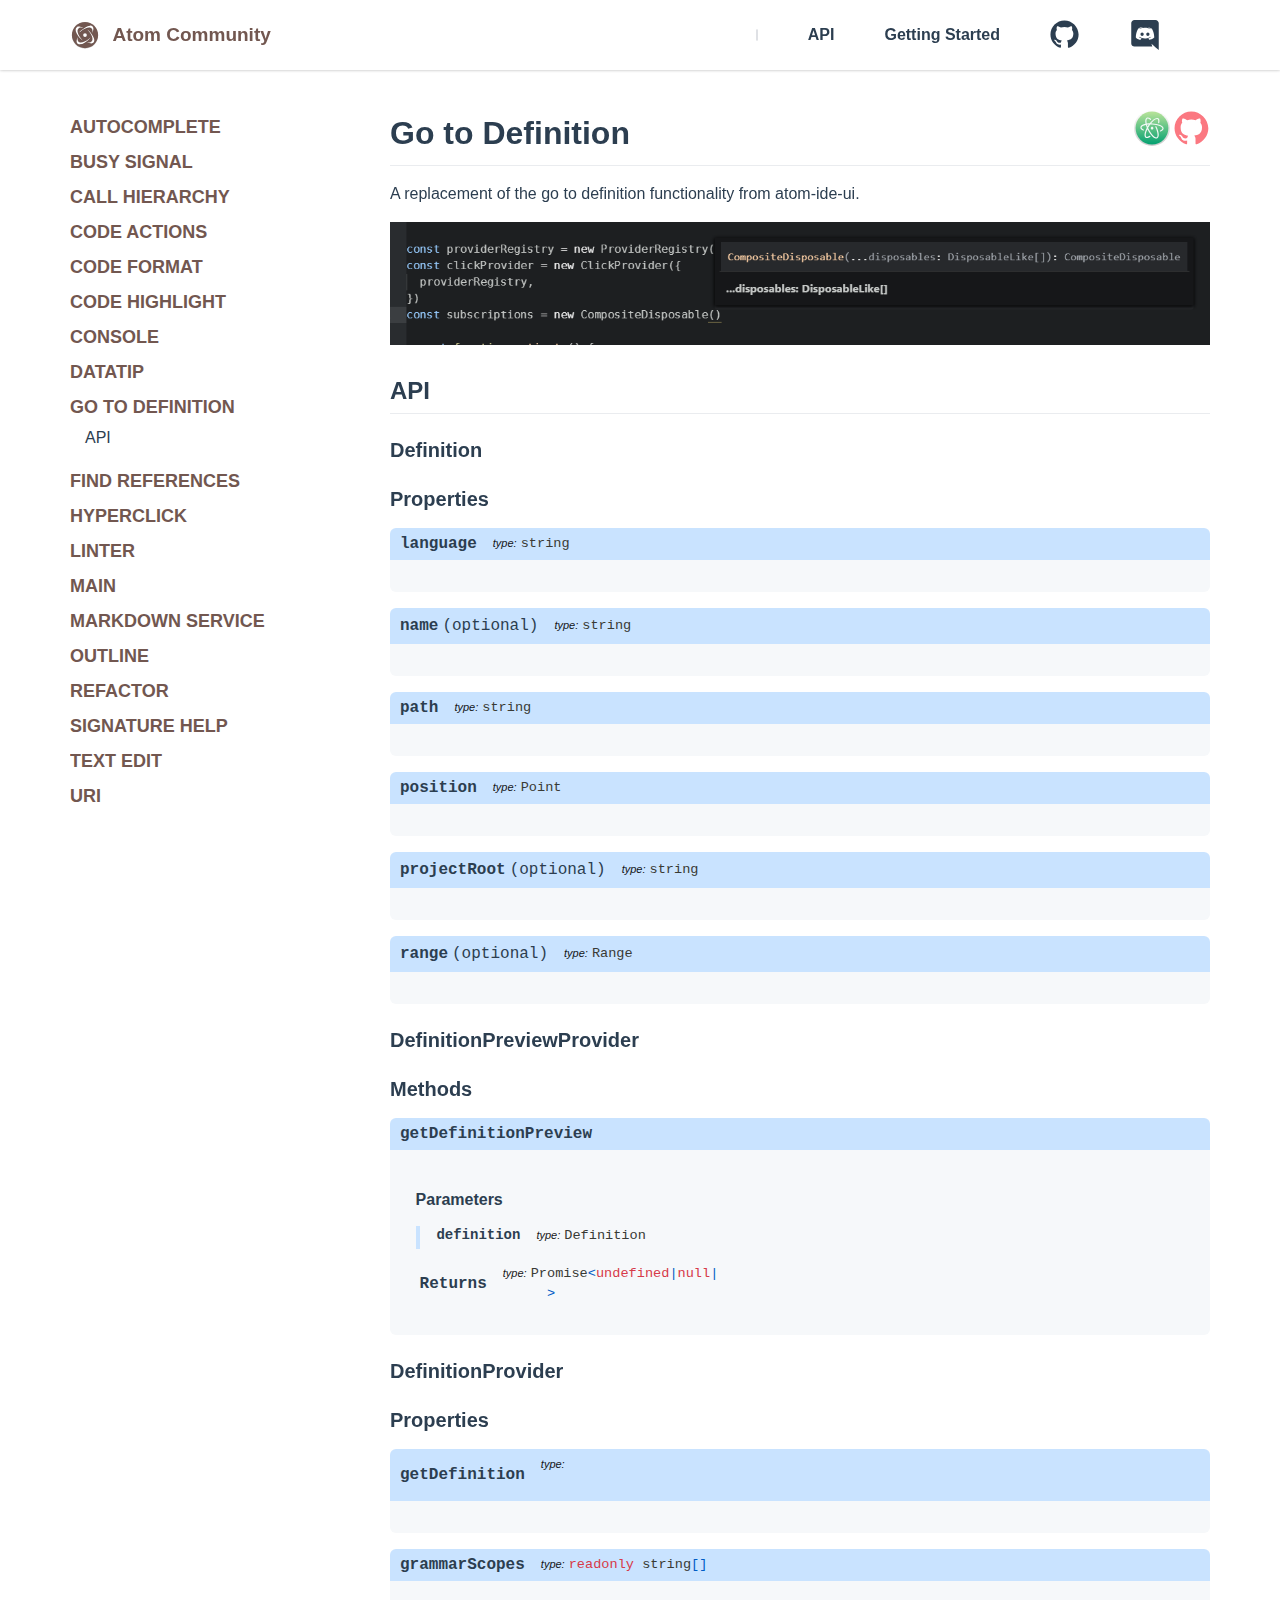
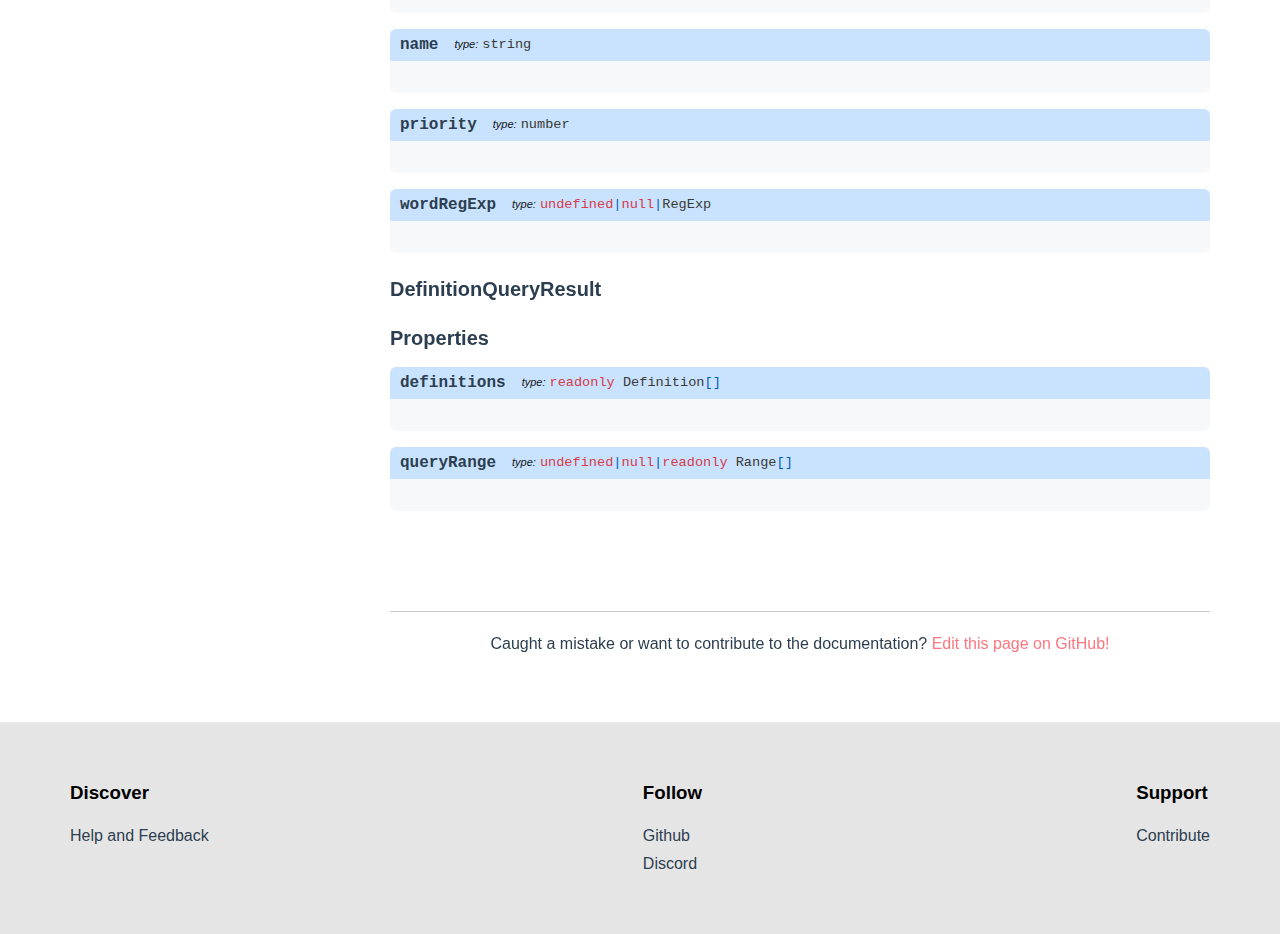
<file: api/definitions/index.html>
<!DOCTYPE html><html lang="en" dir="ltr"><head>
  
    

  



<meta charset="utf-8">
<meta name="viewport" content="width=device-width, initial-scale=1.0">
<title>Go to Definition: Atom Community</title>
<meta property="og:title" content="Go to Definition: Atom Community">

<meta name="generator" content="rocket 0.1">
<link rel="canonical" href="/api/definitions/">



<meta name="description" content="Atom IDE features">
<meta property="og:description" content="Atom IDE features">

  
    <link rel="apple-touch-icon" sizes="180x180" href="../../assets/apple-touch-icon.png">
<link rel="icon" type="image/png" sizes="32x32" href="../../assets/favicon-32x32.png">
<link rel="icon" type="image/png" sizes="16x16" href="../../assets/favicon-16x16.png">
<link rel="manifest" href="../../assets/webmanifest.json">
<link rel="mask-icon" href="../../assets/safari-pinned-tab.svg" color="#3f93ce">
<meta name="msapplication-TileColor" content="#1d3557">
<meta name="theme-color" content="#1d3557">

  
    <meta property="og:site_name" content="Atom Community">
<meta property="og:type" content="website">

<meta property="og:image" content="../../5c22e8c1.png">
<meta property="og:url" content="/api/definitions/">

<meta name="twitter:card" content="summary_large_image">

  
    <link rel="stylesheet" href="../../ee401ad0.css">
<link rel="stylesheet" href="../../490f016e.css">
<link rel="stylesheet" href="../../a0513237.css">
<link rel="stylesheet" href="../../b8c01bc2.css">

<link rel="stylesheet" href="../../8388caba.css">
<link rel="stylesheet" href="../../6d509f95.css">



  
    <noscript>&#x3C;link rel="stylesheet" href="/_merged_assets/_static/search/noscript.css"></noscript>

  
    <noscript>&#x3C;link rel="stylesheet" href="/_merged_assets/_static/noscript.css"></noscript>

  

<link rel="preload" href="../../1fe76fa2.js" as="script" crossorigin="anonymous" />
<link rel="preload" href="../../8d94b22a.js" as="script" crossorigin="anonymous" />
<link rel="preload" href="../../a6d56f55.js" as="script" crossorigin="anonymous" />
<link rel="preload" href="../../0a30bcf5.js" as="script" crossorigin="anonymous" />
<link rel="preload" href="../../5969e7ee.js" as="script" crossorigin="anonymous" />
<link rel="preload" href="../../81d5322c9.js" as="script" crossorigin="anonymous" />
<link rel="preload" href="../../479c1ff08.js" as="script" crossorigin="anonymous" />
<link rel="preload" href="../../e55a85c9.js" as="script" crossorigin="anonymous" />
</head>

  

  
  <body layout="layout-api">
  

    
      <header id="main-header">
  <div class="content-area">
    
      <button id="mobile-menu-trigger" data-action="trigger-mobile-menu">
	<span class="sr-only">Show Menu</span>
	      <svg xmlns="http://www.w3.org/2000/svg" aria-hidden="true" role="img" viewBox="0 0 448 512" class="icon">
        <path fill="currentColor" d="M436 124H12c-6.627 0-12-5.373-12-12V80c0-6.627 5.373-12 12-12h424c6.627 0 12 5.373 12 12v32c0 6.627-5.373 12-12 12zm0 160H12c-6.627 0-12-5.373-12-12v-32c0-6.627 5.373-12 12-12h424c6.627 0 12 5.373 12 12v32c0 6.627-5.373 12-12 12zm0 160H12c-6.627 0-12-5.373-12-12v-32c0-6.627 5.373-12 12-12h424c6.627 0 12 5.373 12 12v32c0 6.627-5.373 12-12 12z"></path>
      </svg>

</button>

    
      
	<a class="logo-link" href="/">
  <img src="../../b11724ee.svg" alt="Atom Community Logo">
  <span>Atom Community</span>
</a>



    
      <rocket-search class="search" json-url="/_merged_assets/_static/rocket-search-index.json">
  <svg xmlns="http://www.w3.org/2000/svg" viewBox="0 0 129 129" style="width: 25px;">
    <path d="M51.6 96.7c11 0 21-3.9 28.8-10.5l35 35c.8.8 1.8 1.2 2.9 1.2s2.1-.4 2.9-1.2c1.6-1.6 1.6-4.2 0-5.8l-35-35c6.5-7.8 10.5-17.9 10.5-28.8 0-24.9-20.2-45.1-45.1-45.1-24.8 0-45.1 20.3-45.1 45.1 0 24.9 20.3 45.1 45.1 45.1zm0-82c20.4 0 36.9 16.6 36.9 36.9C88.5 72 72 88.5 51.6 88.5S14.7 71.9 14.7 51.6c0-20.3 16.6-36.9 36.9-36.9z"></path>
  </svg>
</rocket-search>



    
      
  <a href="/api/" class="active">API</a>
  <a href="/getting-started/" class="">Getting Started</a>

    
      <launch-dark-switch class="light-dark-switch" label="Toggle darkmode">Toggle darkmode</launch-dark-switch>


    
      
	<a class="social-link" href="https://github.com/atom-community" aria-label="Atom Community on GitHub" rel="noopener noreferrer" target="_blank">
		<span class="sr-only">GitHub</span>
		
			<svg xmlns="http://www.w3.org/2000/svg" viewBox="0 0 17 16" fill="none">
  <title>GitHub</title>
  <path fill="currentColor" fill-rule="evenodd" d="M8.18391.249268C3.82241.249268.253906 3.81777.253906 8.17927c0 3.46933 2.279874 6.44313 5.451874 7.53353.3965.0991.49563-.1983.49563-.3965v-1.3878c-2.18075.4956-2.67638-.9912-2.67638-.9912-.3965-.8922-.89212-1.1895-.89212-1.1895-.69388-.4957.09912-.4957.09912-.4957.793.0992 1.1895.793 1.1895.793.69388 1.2887 1.88338.8922 2.27988.6939.09912-.4956.29737-.8921.49562-1.0904-1.78425-.1982-3.5685-.8921-3.5685-3.96496 0-.89212.29738-1.586.793-2.08162-.09912-.19825-.3965-.99125.09913-2.08163 0 0 .69387-.19825 2.18075.793.59475-.19825 1.28862-.29737 1.9825-.29737.69387 0 1.38775.09912 1.98249.29737 1.4869-.99125 2.1808-.793 2.1808-.793.3965 1.09038.1982 1.88338.0991 2.08163.4956.59475.793 1.28862.793 2.08162 0 3.07286-1.8834 3.66766-3.66764 3.86586.29737.3965.59474.8921.59474 1.586v2.1808c0 .1982.0991.4956.5948.3965 3.172-1.0904 5.4518-4.0642 5.4518-7.53353-.0991-4.3615-3.6676-7.930002-8.02909-7.930002z" clip-rule="evenodd"></path>
</svg>

		
	</a>
	<a class="social-link" href="https://discord.gg/R4KV8jTVpS" aria-label="Atom Community on Discord" rel="noopener noreferrer" target="_blank">
		<span class="sr-only">Discord</span>
		
			<svg viewBox="0 0 24 24" xmlns="http://www.w3.org/2000/svg" fill="currentColor">
  <title>Discord</title>
  <path d="m3.58 21.196h14.259l-.681-2.205 1.629 1.398 1.493 1.338 2.72 2.273v-21.525c-.068-1.338-1.22-2.475-2.648-2.475l-16.767.003c-1.427 0-2.585 1.139-2.585 2.477v16.24c0 1.411 1.156 2.476 2.58 2.476zm10.548-15.513-.033.012.012-.012zm-7.631 1.269c1.833-1.334 3.532-1.27 3.532-1.27l.137.135c-2.243.535-3.26 1.537-3.26 1.537s.272-.133.747-.336c3.021-1.188 6.32-1.102 9.374.402 0 0-1.019-.937-3.124-1.537l.186-.183c.291.001 1.831.055 3.479 1.26 0 0 1.844 3.15 1.844 7.02-.061-.074-1.144 1.666-3.931 1.726 0 0-.472-.534-.808-1 1.63-.468 2.24-1.404 2.24-1.404-.535.337-1.023.537-1.419.737-.609.268-1.219.4-1.828.535-2.884.468-4.503-.315-6.033-.936l-.523-.266s.609.936 2.174 1.404c-.411.469-.818 1.002-.818 1.002-2.786-.066-3.802-1.806-3.802-1.806 0-3.876 1.833-7.02 1.833-7.02z"></path>
  <path d="m14.308 12.771c.711 0 1.29-.6 1.29-1.34 0-.735-.576-1.335-1.29-1.335v.003c-.708 0-1.288.598-1.29 1.338 0 .734.579 1.334 1.29 1.334z"></path>
  <path d="m9.69 12.771c.711 0 1.29-.6 1.29-1.34 0-.735-.575-1.335-1.286-1.335l-.004.003c-.711 0-1.29.598-1.29 1.338 0 .734.579 1.334 1.29 1.334z"></path>
</svg>

		
	</a>

    
  </div>
</header>

    

    
  <div id="content-wrapper">
    <div class="content-area">
      
        <rocket-drawer id="sidebar">
  <nav slot="content" id="sidebar-nav">
    
      <a class="logo-link" href="/">
  <img src="../../b11724ee.svg" alt="Atom Community Logo">
  <span>Atom Community</span>
</a>


    
      <rocket-navigation>
  <ul><li class="menu-item">
<a href="/api/autocomplete/">AutoComplete</a>

</li>
<li class="menu-item">
<a href="/api/busy-signal/">Busy Signal</a>

</li>
<li class="menu-item">
<a href="/api/call-hierarchy/">Call Hierarchy</a>

</li>
<li class="menu-item">
<a href="/api/code-actions/">Code Actions</a>

</li>
<li class="menu-item">
<a href="/api/code-format/">Code Format</a>

</li>
<li class="menu-item">
<a href="/api/code-highlight/">Code Highlight</a>

</li>
<li class="menu-item">
<a href="/api/console/">Console</a>

</li>
<li class="menu-item">
<a href="/api/datatip/">Datatip</a>

</li>
<li class="menu-item current">
<a href="/api/definitions/">Go to Definition</a>
<ul>
  <li class="menu-item anchor">
    <a href="#api" class="anchor">API</a>
  </li>
</ul>

</li>
<li class="menu-item">
<a href="/api/find-references/">Find References</a>

</li>
<li class="menu-item">
<a href="/api/hyperclick/">Hyperclick</a>

</li>
<li class="menu-item">
<a href="/api/linter/">Linter</a>

</li>
<li class="menu-item">
<a href="/api/main/">Main</a>

</li>
<li class="menu-item">
<a href="/api/markdown-service/">Markdown Service</a>

</li>
<li class="menu-item">
<a href="/api/outline/">Outline</a>

</li>
<li class="menu-item">
<a href="/api/refactor/">Refactor</a>

</li>
<li class="menu-item">
<a href="/api/sig-help/">Signature Help</a>

</li>
<li class="menu-item">
<a href="/api/text-edit/">Text Edit</a>

</li>
<li class="menu-item">
<a href="/api/uri/">URI</a>

</li></ul>
  <div class="sidebar-bottom">
  <hr>
  <launch-dark-switch class="light-dark-switch" label="Toggle darkmode">Toggle darkmode</launch-dark-switch>


  <a href="https://github.com/atom-community/atom-community.github.io/issues">Help and Feedback</a>
</div>

</rocket-navigation>

    
  </nav>
</rocket-drawer>

      
      
        <main class="markdown-body">
  
    <h1 id="content-top">
  <a class="anchor" href="#content-top">
    <svg class="octicon octicon-link" viewBox="0 0 16 16" aria-hidden="true" width="16" height="16">
      <path fill-rule="evenodd" d="M7.775 3.275a.75.75 0 001.06 1.06l1.25-1.25a2 2 0 112.83 2.83l-2.5 2.5a2 2 0 01-2.83 0 .75.75 0 00-1.06 1.06 3.5 3.5 0 004.95 0l2.5-2.5a3.5 3.5 0 00-4.95-4.95l-1.25 1.25zm-4.69 9.64a2 2 0 010-2.83l2.5-2.5a2 2 0 012.83 0 .75.75 0 001.06-1.06 3.5 3.5 0 00-4.95 0l-2.5 2.5a3.5 3.5 0 004.95 4.95l1.25-1.25a.75.75 0 00-1.06-1.06l-1.25 1.25a2 2 0 01-2.83 0z"></path>
    </svg>
  </a>
  <span class="title">Go to Definition</span>
  
    <a href="https://atom.io/packages/atom-ide-definitions" target="_blank" rel="noreferrer noopener">
      <svg xmlns="http://www.w3.org/2000/svg" preserveAspectRatio="xMidYMid" viewBox="0 0 256 256">
  <defs>
    <linearGradient id="atom-logo-a" x1="50%" x2="50%" y1="3.961%" y2="100%">
      <stop offset="0%" stop-color="#FDFDFD"></stop>
      <stop offset="100%" stop-color="#CBCBCB"></stop>
    </linearGradient>
    <linearGradient id="atom-logo-b" x1="50%" x2="50%" y1="3.961%" y2="100%">
      <stop offset="0%" stop-color="#B2E198"></stop>
      <stop offset="100%" stop-color="#04A171"></stop>
    </linearGradient>
  </defs>
  <circle cx="128" cy="128" r="127.858" fill="url(#atom-logo-a)"></circle>
  <circle cx="127.858" cy="128.142" r="116.907" fill="url(#atom-logo-b)"></circle>
  <path fill="#F2F8F6" d="M100.453 110.097a221.782 221.782 0 00-3.988 6.382 164.44 164.44 0 01-3.684-11.377c3.73-.535 7.695-.957 11.874-1.249a224.887 224.887 0 00-4.202 6.244zm103.138 7.475c-4.132-3.967-10.04-7.602-17.558-10.804-14.926-6.356-34.918-10.474-56.295-11.595a234.82 234.82 0 00-7.529-.277C138.53 75.415 154.292 65.05 163.472 64.7c1.944-.074 3.576.31 4.854 1.141 4.296 2.792 5.488 11.453 3.189 23.166a4.267 4.267 0 008.373 1.644c3.953-20.137-1.576-28.497-6.911-31.965-2.785-1.81-6.093-2.655-9.83-2.513-14.12.536-33.904 15.592-51.956 38.803-7.148.247-14.038.864-20.483 1.827a106.106 106.106 0 01-1.625-9.522c-1.619-13.344.367-22.816 5.312-25.337.794-.405 1.662-.639 2.654-.713 4.418-.332 10.652 2.637 17.542 8.359a4.267 4.267 0 005.452-6.565c-8.85-7.35-16.8-10.817-23.633-10.303-2.112.158-4.095.703-5.892 1.62-4.593 2.342-7.732 6.828-9.33 13.331-1.368 5.57-1.562 12.513-.576 20.636.39 3.213.96 6.556 1.695 9.998-5.04 1.062-9.71 2.356-13.897 3.869-18.316 6.616-22.544 15.337-22.866 21.488-.308 5.876 2.7 14.62 18.775 22.91a4.267 4.267 0 003.911-7.583c-9.247-4.77-14.41-10.193-14.165-14.88.346-6.605 11.417-13.596 30.274-17.535 1.747 6.309 3.99 12.861 6.68 19.505-6.777 12.723-11.722 25.262-14.286 36.416-1.833 7.97-2.369 14.89-1.592 20.567.906 6.63 3.558 11.418 7.881 14.228 2.205 1.433 5.176 2.553 9.079 2.553 5.658 0 13.275-2.357 23.343-9.538a4.267 4.267 0 10-4.955-6.948c-9.925 7.08-18.454 9.613-22.816 6.778-4.652-3.023-5.633-12.642-2.624-25.728 1.995-8.678 5.555-18.296 10.383-28.21a220.995 220.995 0 003.283 6.731c9.717 19.087 21.612 35.694 33.494 46.762 5.984 5.573 11.708 9.497 17.011 11.663 3.218 1.314 6.24 1.971 9.045 1.971 2.596 0 5.008-.563 7.216-1.69 4.43-2.259 7.511-6.52 9.157-12.665 1.41-5.263 1.726-11.827.942-19.512-1.543-15.11-7.253-33.539-16.077-51.891a4.267 4.267 0 00-7.69 3.697c8.407 17.485 13.833 34.908 15.278 49.06 1.27 12.447-.78 21.31-5.486 23.71-4.942 2.52-13.756-1.438-23.58-10.588-11.17-10.404-22.43-26.168-31.706-44.388a210.555 210.555 0 01-5.851-12.483 210.936 210.936 0 017.143-11.836 213.301 213.301 0 017.877-11.333c.7-.01 1.405-.017 2.115-.019 3.664-.012 7.592.09 11.688.305 20.404 1.07 39.368 4.95 53.399 10.925 12.34 5.256 19.534 11.704 19.244 17.25-.246 4.708-5.967 9.575-15.696 13.352a4.267 4.267 0 003.088 7.955c16.905-6.563 20.821-14.967 21.13-20.861.27-5.151-2.04-10.111-6.865-14.743z"></path>
  <path fill="#F1F8F3" d="M119.194 129.133c0 5.153 4.174 9.33 9.323 9.33s9.323-4.177 9.323-9.33c0-5.154-4.174-9.331-9.323-9.331s-9.323 4.177-9.323 9.33"></path>
</svg>

    </a>
  
    <a href="https://github.com/atom-community/atom-ide-definitions#atom-ide-definitions-package" target="_blank" rel="noreferrer noopener">
      <svg xmlns="http://www.w3.org/2000/svg" viewBox="0 0 17 16" fill="none">
  <title>GitHub</title>
  <path fill="currentColor" fill-rule="evenodd" d="M8.18391.249268C3.82241.249268.253906 3.81777.253906 8.17927c0 3.46933 2.279874 6.44313 5.451874 7.53353.3965.0991.49563-.1983.49563-.3965v-1.3878c-2.18075.4956-2.67638-.9912-2.67638-.9912-.3965-.8922-.89212-1.1895-.89212-1.1895-.69388-.4957.09912-.4957.09912-.4957.793.0992 1.1895.793 1.1895.793.69388 1.2887 1.88338.8922 2.27988.6939.09912-.4956.29737-.8921.49562-1.0904-1.78425-.1982-3.5685-.8921-3.5685-3.96496 0-.89212.29738-1.586.793-2.08162-.09912-.19825-.3965-.99125.09913-2.08163 0 0 .69387-.19825 2.18075.793.59475-.19825 1.28862-.29737 1.9825-.29737.69387 0 1.38775.09912 1.98249.29737 1.4869-.99125 2.1808-.793 2.1808-.793.3965 1.09038.1982 1.88338.0991 2.08163.4956.59475.793 1.28862.793 2.08162 0 3.07286-1.8834 3.66766-3.66764 3.86586.29737.3965.59474.8921.59474 1.586v2.1808c0 .1982.0991.4956.5948.3965 3.172-1.0904 5.4518-4.0642 5.4518-7.53353-.0991-4.3615-3.6676-7.930002-8.02909-7.930002z" clip-rule="evenodd"></path>
</svg>

    </a>
  
</h1>

<p>A replacement of the go to definition functionality from atom-ide-ui.</p>
<p><img src="../../360a590f.png" alt="screenshot of definitions feature"></p>
<h2 id="api"><a class="anchor" href="#api"><svg class="octicon octicon-link" viewBox="0 0 16 16" aria-hidden="true" width="16" height="16"><path fill-rule="evenodd" d="M7.775 3.275a.75.75 0 001.06 1.06l1.25-1.25a2 2 0 112.83 2.83l-2.5 2.5a2 2 0 01-2.83 0 .75.75 0 00-1.06 1.06 3.5 3.5 0 004.95 0l2.5-2.5a3.5 3.5 0 00-4.95-4.95l-1.25 1.25zm-4.69 9.64a2 2 0 010-2.83l2.5-2.5a2 2 0 012.83 0 .75.75 0 001.06-1.06 3.5 3.5 0 00-4.95 0l-2.5 2.5a3.5 3.5 0 004.95 4.95l1.25-1.25a.75.75 0 00-1.06-1.06l-1.25 1.25a2 2 0 01-2.83 0z"></path></svg></a>API</h2>

  
    

  
<article class="type" data-name="Definition">
    <h3 id="definition" class="" slot="">
    <a class="anchor" href="#definition">
      <svg class="octicon octicon-link" viewBox="0 0 16 16" aria-hidden="true" width="16" height="16">
        <path fill-rule="evenodd" d="M7.775 3.275a.75.75 0 001.06 1.06l1.25-1.25a2 2 0 112.83 2.83l-2.5 2.5a2 2 0 01-2.83 0 .75.75 0 00-1.06 1.06 3.5 3.5 0 004.95 0l2.5-2.5a3.5 3.5 0 00-4.95-4.95l-1.25 1.25zm-4.69 9.64a2 2 0 010-2.83l2.5-2.5a2 2 0 012.83 0 .75.75 0 001.06-1.06 3.5 3.5 0 00-4.95 0l-2.5 2.5a3.5 3.5 0 004.95 4.95l1.25-1.25a.75.75 0 00-1.06-1.06l-1.25 1.25a2 2 0 01-2.83 0z"></path>
      </svg>
    </a>Definition</h3>
    





    
    
      <h3 id="definition-properties" class="" slot="">
    <a class="anchor" href="#definition-properties">
      <svg class="octicon octicon-link" viewBox="0 0 16 16" aria-hidden="true" width="16" height="16">
        <path fill-rule="evenodd" d="M7.775 3.275a.75.75 0 001.06 1.06l1.25-1.25a2 2 0 112.83 2.83l-2.5 2.5a2 2 0 01-2.83 0 .75.75 0 00-1.06 1.06 3.5 3.5 0 004.95 0l2.5-2.5a3.5 3.5 0 00-4.95-4.95l-1.25 1.25zm-4.69 9.64a2 2 0 010-2.83l2.5-2.5a2 2 0 012.83 0 .75.75 0 001.06-1.06 3.5 3.5 0 00-4.95 0l-2.5 2.5a3.5 3.5 0 004.95 4.95l1.25-1.25a.75.75 0 00-1.06-1.06l-1.25 1.25a2 2 0 01-2.83 0z"></path>
      </svg>
    </a>Properties</h3><type-doc kind="property" data-name="language">
          <span slot="name">
            <h4 id="definition-language" class="" slot="">
    <a class="anchor" href="#definition-language">
      <svg class="octicon octicon-link" viewBox="0 0 16 16" aria-hidden="true" width="16" height="16">
        <path fill-rule="evenodd" d="M7.775 3.275a.75.75 0 001.06 1.06l1.25-1.25a2 2 0 112.83 2.83l-2.5 2.5a2 2 0 01-2.83 0 .75.75 0 00-1.06 1.06 3.5 3.5 0 004.95 0l2.5-2.5a3.5 3.5 0 00-4.95-4.95l-1.25 1.25zm-4.69 9.64a2 2 0 010-2.83l2.5-2.5a2 2 0 012.83 0 .75.75 0 001.06-1.06 3.5 3.5 0 00-4.95 0l-2.5 2.5a3.5 3.5 0 004.95 4.95l1.25-1.25a.75.75 0 00-1.06-1.06l-1.25 1.25a2 2 0 01-2.83 0z"></path>
      </svg>
    </a>language</h4>
            
          </span>
          
            <span slot="type"><pre class="language-ts"><code class="language-ts"><span class="token builtin">string</span>
</code></pre>
</span>
          

          




        </type-doc><type-doc kind="property" data-name="name">
          <span slot="name">
            <h4 id="definition-name" class="" slot="">
    <a class="anchor" href="#definition-name">
      <svg class="octicon octicon-link" viewBox="0 0 16 16" aria-hidden="true" width="16" height="16">
        <path fill-rule="evenodd" d="M7.775 3.275a.75.75 0 001.06 1.06l1.25-1.25a2 2 0 112.83 2.83l-2.5 2.5a2 2 0 01-2.83 0 .75.75 0 00-1.06 1.06 3.5 3.5 0 004.95 0l2.5-2.5a3.5 3.5 0 00-4.95-4.95l-1.25 1.25zm-4.69 9.64a2 2 0 010-2.83l2.5-2.5a2 2 0 012.83 0 .75.75 0 001.06-1.06 3.5 3.5 0 00-4.95 0l-2.5 2.5a3.5 3.5 0 004.95 4.95l1.25-1.25a.75.75 0 00-1.06-1.06l-1.25 1.25a2 2 0 01-2.83 0z"></path>
      </svg>
    </a>name</h4>
            <span>(optional)</span>
          </span>
          
            <span slot="type"><pre class="language-ts"><code class="language-ts"><span class="token builtin">string</span>
</code></pre>
</span>
          

          




        </type-doc><type-doc kind="property" data-name="path">
          <span slot="name">
            <h4 id="definition-path" class="" slot="">
    <a class="anchor" href="#definition-path">
      <svg class="octicon octicon-link" viewBox="0 0 16 16" aria-hidden="true" width="16" height="16">
        <path fill-rule="evenodd" d="M7.775 3.275a.75.75 0 001.06 1.06l1.25-1.25a2 2 0 112.83 2.83l-2.5 2.5a2 2 0 01-2.83 0 .75.75 0 00-1.06 1.06 3.5 3.5 0 004.95 0l2.5-2.5a3.5 3.5 0 00-4.95-4.95l-1.25 1.25zm-4.69 9.64a2 2 0 010-2.83l2.5-2.5a2 2 0 012.83 0 .75.75 0 001.06-1.06 3.5 3.5 0 00-4.95 0l-2.5 2.5a3.5 3.5 0 004.95 4.95l1.25-1.25a.75.75 0 00-1.06-1.06l-1.25 1.25a2 2 0 01-2.83 0z"></path>
      </svg>
    </a>path</h4>
            
          </span>
          
            <span slot="type"><pre class="language-ts"><code class="language-ts"><span class="token builtin">string</span>
</code></pre>
</span>
          

          




        </type-doc><type-doc kind="property" data-name="position">
          <span slot="name">
            <h4 id="definition-position" class="" slot="">
    <a class="anchor" href="#definition-position">
      <svg class="octicon octicon-link" viewBox="0 0 16 16" aria-hidden="true" width="16" height="16">
        <path fill-rule="evenodd" d="M7.775 3.275a.75.75 0 001.06 1.06l1.25-1.25a2 2 0 112.83 2.83l-2.5 2.5a2 2 0 01-2.83 0 .75.75 0 00-1.06 1.06 3.5 3.5 0 004.95 0l2.5-2.5a3.5 3.5 0 00-4.95-4.95l-1.25 1.25zm-4.69 9.64a2 2 0 010-2.83l2.5-2.5a2 2 0 012.83 0 .75.75 0 001.06-1.06 3.5 3.5 0 00-4.95 0l-2.5 2.5a3.5 3.5 0 004.95 4.95l1.25-1.25a.75.75 0 00-1.06-1.06l-1.25 1.25a2 2 0 01-2.83 0z"></path>
      </svg>
    </a>position</h4>
            
          </span>
          
            <span slot="type"><pre class="language-ts"><code class="language-ts">Point
</code></pre>
</span>
          

          




        </type-doc><type-doc kind="property" data-name="projectRoot">
          <span slot="name">
            <h4 id="definition-projectroot" class="" slot="">
    <a class="anchor" href="#definition-projectroot">
      <svg class="octicon octicon-link" viewBox="0 0 16 16" aria-hidden="true" width="16" height="16">
        <path fill-rule="evenodd" d="M7.775 3.275a.75.75 0 001.06 1.06l1.25-1.25a2 2 0 112.83 2.83l-2.5 2.5a2 2 0 01-2.83 0 .75.75 0 00-1.06 1.06 3.5 3.5 0 004.95 0l2.5-2.5a3.5 3.5 0 00-4.95-4.95l-1.25 1.25zm-4.69 9.64a2 2 0 010-2.83l2.5-2.5a2 2 0 012.83 0 .75.75 0 001.06-1.06 3.5 3.5 0 00-4.95 0l-2.5 2.5a3.5 3.5 0 004.95 4.95l1.25-1.25a.75.75 0 00-1.06-1.06l-1.25 1.25a2 2 0 01-2.83 0z"></path>
      </svg>
    </a>projectRoot</h4>
            <span>(optional)</span>
          </span>
          
            <span slot="type"><pre class="language-ts"><code class="language-ts"><span class="token builtin">string</span>
</code></pre>
</span>
          

          




        </type-doc><type-doc kind="property" data-name="range">
          <span slot="name">
            <h4 id="definition-range" class="" slot="">
    <a class="anchor" href="#definition-range">
      <svg class="octicon octicon-link" viewBox="0 0 16 16" aria-hidden="true" width="16" height="16">
        <path fill-rule="evenodd" d="M7.775 3.275a.75.75 0 001.06 1.06l1.25-1.25a2 2 0 112.83 2.83l-2.5 2.5a2 2 0 01-2.83 0 .75.75 0 00-1.06 1.06 3.5 3.5 0 004.95 0l2.5-2.5a3.5 3.5 0 00-4.95-4.95l-1.25 1.25zm-4.69 9.64a2 2 0 010-2.83l2.5-2.5a2 2 0 012.83 0 .75.75 0 001.06-1.06 3.5 3.5 0 00-4.95 0l-2.5 2.5a3.5 3.5 0 004.95 4.95l1.25-1.25a.75.75 0 00-1.06-1.06l-1.25 1.25a2 2 0 01-2.83 0z"></path>
      </svg>
    </a>range</h4>
            <span>(optional)</span>
          </span>
          
            <span slot="type"><pre class="language-ts"><code class="language-ts">Range
</code></pre>
</span>
          

          




        </type-doc>
    

    
    
    

  </article><article class="type" data-name="DefinitionPreviewProvider">
    <h3 id="definitionpreviewprovider" class="" slot="">
    <a class="anchor" href="#definitionpreviewprovider">
      <svg class="octicon octicon-link" viewBox="0 0 16 16" aria-hidden="true" width="16" height="16">
        <path fill-rule="evenodd" d="M7.775 3.275a.75.75 0 001.06 1.06l1.25-1.25a2 2 0 112.83 2.83l-2.5 2.5a2 2 0 01-2.83 0 .75.75 0 00-1.06 1.06 3.5 3.5 0 004.95 0l2.5-2.5a3.5 3.5 0 00-4.95-4.95l-1.25 1.25zm-4.69 9.64a2 2 0 010-2.83l2.5-2.5a2 2 0 012.83 0 .75.75 0 001.06-1.06 3.5 3.5 0 00-4.95 0l-2.5 2.5a3.5 3.5 0 004.95 4.95l1.25-1.25a.75.75 0 00-1.06-1.06l-1.25 1.25a2 2 0 01-2.83 0z"></path>
      </svg>
    </a>DefinitionPreviewProvider</h3>
    





    
    
    

    
    
      <h3 id="definitionpreviewprovider-methods" class="" slot="">
    <a class="anchor" href="#definitionpreviewprovider-methods">
      <svg class="octicon octicon-link" viewBox="0 0 16 16" aria-hidden="true" width="16" height="16">
        <path fill-rule="evenodd" d="M7.775 3.275a.75.75 0 001.06 1.06l1.25-1.25a2 2 0 112.83 2.83l-2.5 2.5a2 2 0 01-2.83 0 .75.75 0 00-1.06 1.06 3.5 3.5 0 004.95 0l2.5-2.5a3.5 3.5 0 00-4.95-4.95l-1.25 1.25zm-4.69 9.64a2 2 0 010-2.83l2.5-2.5a2 2 0 012.83 0 .75.75 0 001.06-1.06 3.5 3.5 0 00-4.95 0l-2.5 2.5a3.5 3.5 0 004.95 4.95l1.25-1.25a.75.75 0 00-1.06-1.06l-1.25 1.25a2 2 0 01-2.83 0z"></path>
      </svg>
    </a>Methods</h3><type-doc kind="method" data-method="getDefinitionPreview" data-name="getDefinitionPreview">
          <h4 id="definitionpreviewprovider-getdefinitionpreview" class="" slot="name">
    <a class="anchor" href="#definitionpreviewprovider-getdefinitionpreview">
      <svg class="octicon octicon-link" viewBox="0 0 16 16" aria-hidden="true" width="16" height="16">
        <path fill-rule="evenodd" d="M7.775 3.275a.75.75 0 001.06 1.06l1.25-1.25a2 2 0 112.83 2.83l-2.5 2.5a2 2 0 01-2.83 0 .75.75 0 00-1.06 1.06 3.5 3.5 0 004.95 0l2.5-2.5a3.5 3.5 0 00-4.95-4.95l-1.25 1.25zm-4.69 9.64a2 2 0 010-2.83l2.5-2.5a2 2 0 012.83 0 .75.75 0 001.06-1.06 3.5 3.5 0 00-4.95 0l-2.5 2.5a3.5 3.5 0 004.95 4.95l1.25-1.25a.75.75 0 00-1.06-1.06l-1.25 1.25a2 2 0 01-2.83 0z"></path>
      </svg>
    </a>getDefinitionPreview</h4>

          

            





            

            
            
              <h4 id="getdefinitionpreview-parameters" class="" slot="">
    <a class="anchor" href="#getdefinitionpreview-parameters">
      <svg class="octicon octicon-link" viewBox="0 0 16 16" aria-hidden="true" width="16" height="16">
        <path fill-rule="evenodd" d="M7.775 3.275a.75.75 0 001.06 1.06l1.25-1.25a2 2 0 112.83 2.83l-2.5 2.5a2 2 0 01-2.83 0 .75.75 0 00-1.06 1.06 3.5 3.5 0 004.95 0l2.5-2.5a3.5 3.5 0 00-4.95-4.95l-1.25 1.25zm-4.69 9.64a2 2 0 010-2.83l2.5-2.5a2 2 0 012.83 0 .75.75 0 001.06-1.06 3.5 3.5 0 00-4.95 0l-2.5 2.5a3.5 3.5 0 004.95 4.95l1.25-1.25a.75.75 0 00-1.06-1.06l-1.25 1.25a2 2 0 01-2.83 0z"></path>
      </svg>
    </a>Parameters</h4><type-doc kind="parameter" data-parameter="definition">
                  <h5 id="parameter-getdefinitionpreview-definition" class="" slot="name">
    <a class="anchor" href="#parameter-getdefinitionpreview-definition">
      <svg class="octicon octicon-link" viewBox="0 0 16 16" aria-hidden="true" width="16" height="16">
        <path fill-rule="evenodd" d="M7.775 3.275a.75.75 0 001.06 1.06l1.25-1.25a2 2 0 112.83 2.83l-2.5 2.5a2 2 0 01-2.83 0 .75.75 0 00-1.06 1.06 3.5 3.5 0 004.95 0l2.5-2.5a3.5 3.5 0 00-4.95-4.95l-1.25 1.25zm-4.69 9.64a2 2 0 010-2.83l2.5-2.5a2 2 0 012.83 0 .75.75 0 001.06-1.06 3.5 3.5 0 00-4.95 0l-2.5 2.5a3.5 3.5 0 004.95 4.95l1.25-1.25a.75.75 0 00-1.06-1.06l-1.25 1.25a2 2 0 01-2.83 0z"></path>
      </svg>
    </a>definition</h5>
                  <span slot="type"><pre class="language-ts"><code class="language-ts">Definition
</code></pre>
</span>
                  




                </type-doc>
            

            
            <type-doc kind="return">
              <h4 id="definitionpreviewprovider-getdefinitionpreview-returns" class="" slot="name">
    <a class="anchor" href="#definitionpreviewprovider-getdefinitionpreview-returns">
      <svg class="octicon octicon-link" viewBox="0 0 16 16" aria-hidden="true" width="16" height="16">
        <path fill-rule="evenodd" d="M7.775 3.275a.75.75 0 001.06 1.06l1.25-1.25a2 2 0 112.83 2.83l-2.5 2.5a2 2 0 01-2.83 0 .75.75 0 00-1.06 1.06 3.5 3.5 0 004.95 0l2.5-2.5a3.5 3.5 0 00-4.95-4.95l-1.25 1.25zm-4.69 9.64a2 2 0 010-2.83l2.5-2.5a2 2 0 012.83 0 .75.75 0 001.06-1.06 3.5 3.5 0 00-4.95 0l-2.5 2.5a3.5 3.5 0 004.95 4.95l1.25-1.25a.75.75 0 00-1.06-1.06l-1.25 1.25a2 2 0 01-2.83 0z"></path>
      </svg>
    </a>Returns</h4>
              <span slot="type">
                <pre class="language-ts"><code class="language-ts"><span class="token builtin">Promise</span><span class="token operator">&lt;</span><span class="token keyword">undefined</span><span class="token operator">|</span><span class="token keyword">null</span><span class="token operator">|</span>
  <span class="token operator">&gt;</span>
</code></pre>

              </span>
              




            </type-doc>
            
          

        </type-doc>
    

  </article><article class="type" data-name="DefinitionProvider">
    <h3 id="definitionprovider" class="" slot="">
    <a class="anchor" href="#definitionprovider">
      <svg class="octicon octicon-link" viewBox="0 0 16 16" aria-hidden="true" width="16" height="16">
        <path fill-rule="evenodd" d="M7.775 3.275a.75.75 0 001.06 1.06l1.25-1.25a2 2 0 112.83 2.83l-2.5 2.5a2 2 0 01-2.83 0 .75.75 0 00-1.06 1.06 3.5 3.5 0 004.95 0l2.5-2.5a3.5 3.5 0 00-4.95-4.95l-1.25 1.25zm-4.69 9.64a2 2 0 010-2.83l2.5-2.5a2 2 0 012.83 0 .75.75 0 001.06-1.06 3.5 3.5 0 00-4.95 0l-2.5 2.5a3.5 3.5 0 004.95 4.95l1.25-1.25a.75.75 0 00-1.06-1.06l-1.25 1.25a2 2 0 01-2.83 0z"></path>
      </svg>
    </a>DefinitionProvider</h3>
    





    
    
      <h3 id="definitionprovider-properties" class="" slot="">
    <a class="anchor" href="#definitionprovider-properties">
      <svg class="octicon octicon-link" viewBox="0 0 16 16" aria-hidden="true" width="16" height="16">
        <path fill-rule="evenodd" d="M7.775 3.275a.75.75 0 001.06 1.06l1.25-1.25a2 2 0 112.83 2.83l-2.5 2.5a2 2 0 01-2.83 0 .75.75 0 00-1.06 1.06 3.5 3.5 0 004.95 0l2.5-2.5a3.5 3.5 0 00-4.95-4.95l-1.25 1.25zm-4.69 9.64a2 2 0 010-2.83l2.5-2.5a2 2 0 012.83 0 .75.75 0 001.06-1.06 3.5 3.5 0 00-4.95 0l-2.5 2.5a3.5 3.5 0 004.95 4.95l1.25-1.25a.75.75 0 00-1.06-1.06l-1.25 1.25a2 2 0 01-2.83 0z"></path>
      </svg>
    </a>Properties</h3><type-doc kind="property" data-name="getDefinition">
          <span slot="name">
            <h4 id="definitionprovider-getdefinition" class="" slot="">
    <a class="anchor" href="#definitionprovider-getdefinition">
      <svg class="octicon octicon-link" viewBox="0 0 16 16" aria-hidden="true" width="16" height="16">
        <path fill-rule="evenodd" d="M7.775 3.275a.75.75 0 001.06 1.06l1.25-1.25a2 2 0 112.83 2.83l-2.5 2.5a2 2 0 01-2.83 0 .75.75 0 00-1.06 1.06 3.5 3.5 0 004.95 0l2.5-2.5a3.5 3.5 0 00-4.95-4.95l-1.25 1.25zm-4.69 9.64a2 2 0 010-2.83l2.5-2.5a2 2 0 012.83 0 .75.75 0 001.06-1.06 3.5 3.5 0 00-4.95 0l-2.5 2.5a3.5 3.5 0 004.95 4.95l1.25-1.25a.75.75 0 00-1.06-1.06l-1.25 1.25a2 2 0 01-2.83 0z"></path>
      </svg>
    </a>getDefinition</h4>
            
          </span>
          
            <span slot="type"><pre class="language-ts"><code class="language-ts">
  
</code></pre>
</span>
          

          




        </type-doc><type-doc kind="property" data-name="grammarScopes">
          <span slot="name">
            <h4 id="definitionprovider-grammarscopes" class="" slot="">
    <a class="anchor" href="#definitionprovider-grammarscopes">
      <svg class="octicon octicon-link" viewBox="0 0 16 16" aria-hidden="true" width="16" height="16">
        <path fill-rule="evenodd" d="M7.775 3.275a.75.75 0 001.06 1.06l1.25-1.25a2 2 0 112.83 2.83l-2.5 2.5a2 2 0 01-2.83 0 .75.75 0 00-1.06 1.06 3.5 3.5 0 004.95 0l2.5-2.5a3.5 3.5 0 00-4.95-4.95l-1.25 1.25zm-4.69 9.64a2 2 0 010-2.83l2.5-2.5a2 2 0 012.83 0 .75.75 0 001.06-1.06 3.5 3.5 0 00-4.95 0l-2.5 2.5a3.5 3.5 0 004.95 4.95l1.25-1.25a.75.75 0 00-1.06-1.06l-1.25 1.25a2 2 0 01-2.83 0z"></path>
      </svg>
    </a>grammarScopes</h4>
            
          </span>
          
            <span slot="type"><pre class="language-ts"><code class="language-ts"><span class="token keyword">readonly</span> <span class="token builtin">string</span><span class="token punctuation">[</span><span class="token punctuation">]</span>
</code></pre>
</span>
          

          




        </type-doc><type-doc kind="property" data-name="name">
          <span slot="name">
            <h4 id="definitionprovider-name" class="" slot="">
    <a class="anchor" href="#definitionprovider-name">
      <svg class="octicon octicon-link" viewBox="0 0 16 16" aria-hidden="true" width="16" height="16">
        <path fill-rule="evenodd" d="M7.775 3.275a.75.75 0 001.06 1.06l1.25-1.25a2 2 0 112.83 2.83l-2.5 2.5a2 2 0 01-2.83 0 .75.75 0 00-1.06 1.06 3.5 3.5 0 004.95 0l2.5-2.5a3.5 3.5 0 00-4.95-4.95l-1.25 1.25zm-4.69 9.64a2 2 0 010-2.83l2.5-2.5a2 2 0 012.83 0 .75.75 0 001.06-1.06 3.5 3.5 0 00-4.95 0l-2.5 2.5a3.5 3.5 0 004.95 4.95l1.25-1.25a.75.75 0 00-1.06-1.06l-1.25 1.25a2 2 0 01-2.83 0z"></path>
      </svg>
    </a>name</h4>
            
          </span>
          
            <span slot="type"><pre class="language-ts"><code class="language-ts"><span class="token builtin">string</span>
</code></pre>
</span>
          

          




        </type-doc><type-doc kind="property" data-name="priority">
          <span slot="name">
            <h4 id="definitionprovider-priority" class="" slot="">
    <a class="anchor" href="#definitionprovider-priority">
      <svg class="octicon octicon-link" viewBox="0 0 16 16" aria-hidden="true" width="16" height="16">
        <path fill-rule="evenodd" d="M7.775 3.275a.75.75 0 001.06 1.06l1.25-1.25a2 2 0 112.83 2.83l-2.5 2.5a2 2 0 01-2.83 0 .75.75 0 00-1.06 1.06 3.5 3.5 0 004.95 0l2.5-2.5a3.5 3.5 0 00-4.95-4.95l-1.25 1.25zm-4.69 9.64a2 2 0 010-2.83l2.5-2.5a2 2 0 012.83 0 .75.75 0 001.06-1.06 3.5 3.5 0 00-4.95 0l-2.5 2.5a3.5 3.5 0 004.95 4.95l1.25-1.25a.75.75 0 00-1.06-1.06l-1.25 1.25a2 2 0 01-2.83 0z"></path>
      </svg>
    </a>priority</h4>
            
          </span>
          
            <span slot="type"><pre class="language-ts"><code class="language-ts"><span class="token builtin">number</span>
</code></pre>
</span>
          

          




        </type-doc><type-doc kind="property" data-name="wordRegExp">
          <span slot="name">
            <h4 id="definitionprovider-wordregexp" class="" slot="">
    <a class="anchor" href="#definitionprovider-wordregexp">
      <svg class="octicon octicon-link" viewBox="0 0 16 16" aria-hidden="true" width="16" height="16">
        <path fill-rule="evenodd" d="M7.775 3.275a.75.75 0 001.06 1.06l1.25-1.25a2 2 0 112.83 2.83l-2.5 2.5a2 2 0 01-2.83 0 .75.75 0 00-1.06 1.06 3.5 3.5 0 004.95 0l2.5-2.5a3.5 3.5 0 00-4.95-4.95l-1.25 1.25zm-4.69 9.64a2 2 0 010-2.83l2.5-2.5a2 2 0 012.83 0 .75.75 0 001.06-1.06 3.5 3.5 0 00-4.95 0l-2.5 2.5a3.5 3.5 0 004.95 4.95l1.25-1.25a.75.75 0 00-1.06-1.06l-1.25 1.25a2 2 0 01-2.83 0z"></path>
      </svg>
    </a>wordRegExp</h4>
            
          </span>
          
            <span slot="type"><pre class="language-ts"><code class="language-ts"><span class="token keyword">undefined</span><span class="token operator">|</span><span class="token keyword">null</span><span class="token operator">|</span>RegExp
</code></pre>
</span>
          

          




        </type-doc>
    

    
    
    

  </article><article class="type" data-name="DefinitionQueryResult">
    <h3 id="definitionqueryresult" class="" slot="">
    <a class="anchor" href="#definitionqueryresult">
      <svg class="octicon octicon-link" viewBox="0 0 16 16" aria-hidden="true" width="16" height="16">
        <path fill-rule="evenodd" d="M7.775 3.275a.75.75 0 001.06 1.06l1.25-1.25a2 2 0 112.83 2.83l-2.5 2.5a2 2 0 01-2.83 0 .75.75 0 00-1.06 1.06 3.5 3.5 0 004.95 0l2.5-2.5a3.5 3.5 0 00-4.95-4.95l-1.25 1.25zm-4.69 9.64a2 2 0 010-2.83l2.5-2.5a2 2 0 012.83 0 .75.75 0 001.06-1.06 3.5 3.5 0 00-4.95 0l-2.5 2.5a3.5 3.5 0 004.95 4.95l1.25-1.25a.75.75 0 00-1.06-1.06l-1.25 1.25a2 2 0 01-2.83 0z"></path>
      </svg>
    </a>DefinitionQueryResult</h3>
    





    
    
      <h3 id="definitionqueryresult-properties" class="" slot="">
    <a class="anchor" href="#definitionqueryresult-properties">
      <svg class="octicon octicon-link" viewBox="0 0 16 16" aria-hidden="true" width="16" height="16">
        <path fill-rule="evenodd" d="M7.775 3.275a.75.75 0 001.06 1.06l1.25-1.25a2 2 0 112.83 2.83l-2.5 2.5a2 2 0 01-2.83 0 .75.75 0 00-1.06 1.06 3.5 3.5 0 004.95 0l2.5-2.5a3.5 3.5 0 00-4.95-4.95l-1.25 1.25zm-4.69 9.64a2 2 0 010-2.83l2.5-2.5a2 2 0 012.83 0 .75.75 0 001.06-1.06 3.5 3.5 0 00-4.95 0l-2.5 2.5a3.5 3.5 0 004.95 4.95l1.25-1.25a.75.75 0 00-1.06-1.06l-1.25 1.25a2 2 0 01-2.83 0z"></path>
      </svg>
    </a>Properties</h3><type-doc kind="property" data-name="definitions">
          <span slot="name">
            <h4 id="definitionqueryresult-definitions" class="" slot="">
    <a class="anchor" href="#definitionqueryresult-definitions">
      <svg class="octicon octicon-link" viewBox="0 0 16 16" aria-hidden="true" width="16" height="16">
        <path fill-rule="evenodd" d="M7.775 3.275a.75.75 0 001.06 1.06l1.25-1.25a2 2 0 112.83 2.83l-2.5 2.5a2 2 0 01-2.83 0 .75.75 0 00-1.06 1.06 3.5 3.5 0 004.95 0l2.5-2.5a3.5 3.5 0 00-4.95-4.95l-1.25 1.25zm-4.69 9.64a2 2 0 010-2.83l2.5-2.5a2 2 0 012.83 0 .75.75 0 001.06-1.06 3.5 3.5 0 00-4.95 0l-2.5 2.5a3.5 3.5 0 004.95 4.95l1.25-1.25a.75.75 0 00-1.06-1.06l-1.25 1.25a2 2 0 01-2.83 0z"></path>
      </svg>
    </a>definitions</h4>
            
          </span>
          
            <span slot="type"><pre class="language-ts"><code class="language-ts"><span class="token keyword">readonly</span> Definition<span class="token punctuation">[</span><span class="token punctuation">]</span>
</code></pre>
</span>
          

          




        </type-doc><type-doc kind="property" data-name="queryRange">
          <span slot="name">
            <h4 id="definitionqueryresult-queryrange" class="" slot="">
    <a class="anchor" href="#definitionqueryresult-queryrange">
      <svg class="octicon octicon-link" viewBox="0 0 16 16" aria-hidden="true" width="16" height="16">
        <path fill-rule="evenodd" d="M7.775 3.275a.75.75 0 001.06 1.06l1.25-1.25a2 2 0 112.83 2.83l-2.5 2.5a2 2 0 01-2.83 0 .75.75 0 00-1.06 1.06 3.5 3.5 0 004.95 0l2.5-2.5a3.5 3.5 0 00-4.95-4.95l-1.25 1.25zm-4.69 9.64a2 2 0 010-2.83l2.5-2.5a2 2 0 012.83 0 .75.75 0 001.06-1.06 3.5 3.5 0 00-4.95 0l-2.5 2.5a3.5 3.5 0 004.95 4.95l1.25-1.25a.75.75 0 00-1.06-1.06l-1.25 1.25a2 2 0 01-2.83 0z"></path>
      </svg>
    </a>queryRange</h4>
            
          </span>
          
            <span slot="type"><pre class="language-ts"><code class="language-ts"><span class="token keyword">undefined</span><span class="token operator">|</span><span class="token keyword">null</span><span class="token operator">|</span><span class="token keyword">readonly</span> Range<span class="token punctuation">[</span><span class="token punctuation">]</span>
</code></pre>
</span>
          

          




        </type-doc>
    

    
    
    

  </article>
  
    <div class="content-footer">
  <p>
    Caught a mistake or want to contribute to the documentation?
    <a href="https://github.com/atom-community/atom-community.github.io/edit/master/./docs/api/definitions.md">Edit this page on GitHub!</a>
  </p>
</div>



  
</main>

      
    </div>
  </div>


    
      <footer id="main-footer">
  
    

  
    <div id="footer-menu">
  <div class="content-area">
    
      <nav>
        <h3>Discover</h3>
        <ul>
          
            <li>
              <a href="https://github.com/atom-community/atom/discussions">Help and Feedback</a>
            </li>
          
        </ul>
      </nav>
    
      <nav>
        <h3>Follow</h3>
        <ul>
          
            <li>
              <a href="https://github.com/atom-community">Github</a>
            </li>
          
            <li>
              <a href="https://discord.gg/R4KV8jTVpS">Discord</a>
            </li>
          
        </ul>
      </nav>
    
      <nav>
        <h3>Support</h3>
        <ul>
          
            <li>
              <a href="https://github.com/atom-community/atom/discussions">Contribute</a>
            </li>
          
        </ul>
      </nav>
    
  </div>
</div>

  
</footer>

    

    
  


  <script>
  async function serviceWorkerUpdate() {
  if ('serviceWorker' in navigator) {
    const oldReg = await navigator.serviceWorker.getRegistration();
    let oldSwState;
    if (oldReg && oldReg.active) {
      oldSwState = oldReg.active.state;
    }

    let refreshing;

    navigator.serviceWorker.addEventListener('controllerchange', async () => {
      if (refreshing) {
        return;
      }

      const newReg = await navigator.serviceWorker.getRegistration();
      let newSwState;
      if (newReg && newReg.active) {
        newSwState = newReg.active.state;
      }

      if (oldSwState === 'activated' && newSwState === 'activating') {
        refreshing = true;
        window.location.reload();
      }
    });
  }
}

serviceWorkerUpdate();

</script>


  



  

<script inject-service-worker="">
    if ('serviceWorker' in navigator) {
      window.addEventListener('load', function() {
        navigator.serviceWorker
          .register('../../service-worker.js')
          .then(function() {
            console.log('ServiceWorker registered from "../../service-worker.js".');
          })
          .catch(function(err) {
            console.log('ServiceWorker registration failed: ', err);
          });
      });
    }
  </script>
<script type="module" src="../../1fe76fa2.js"></script>
<script type="module" src="../../0a30bcf5.js"></script>
<script type="module" src="../../81d5322c9.js" async=""></script>
<script type="module" src="../../479c1ff08.js"></script>

</body></html>
</file>
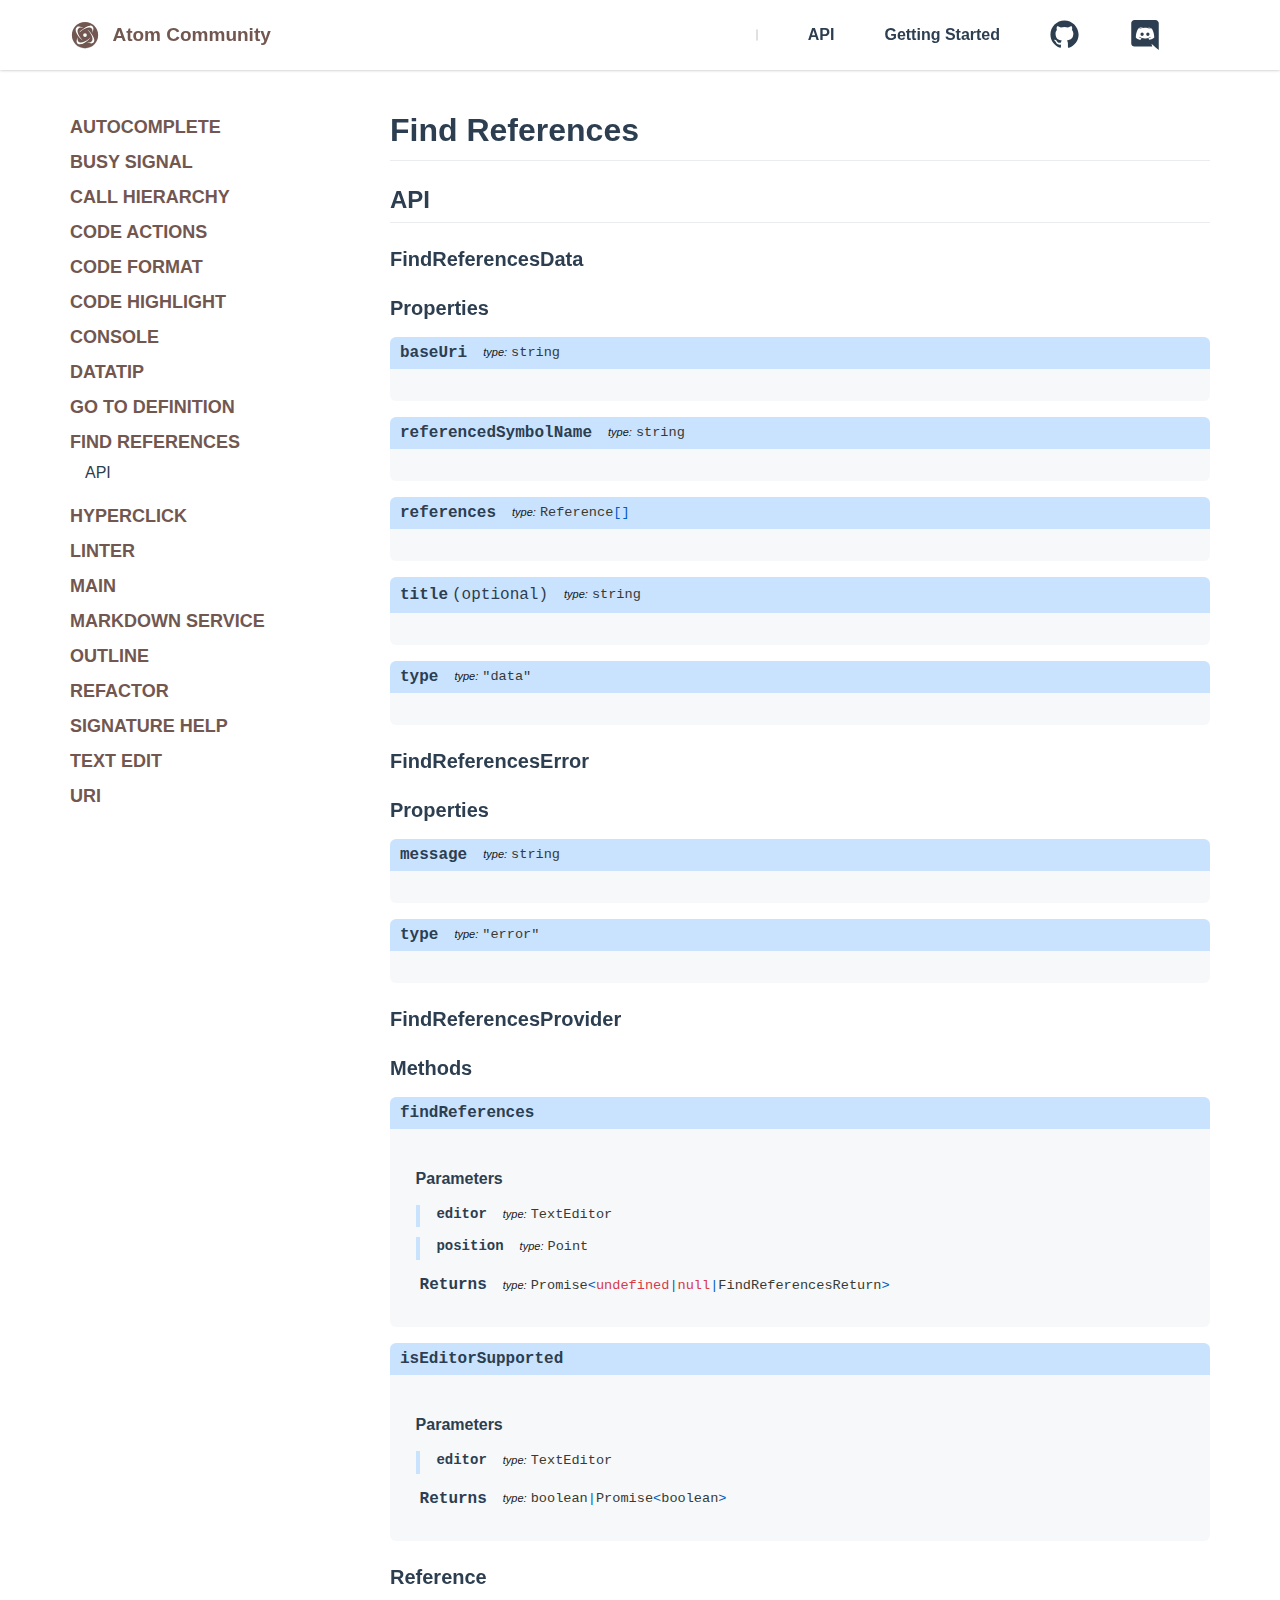
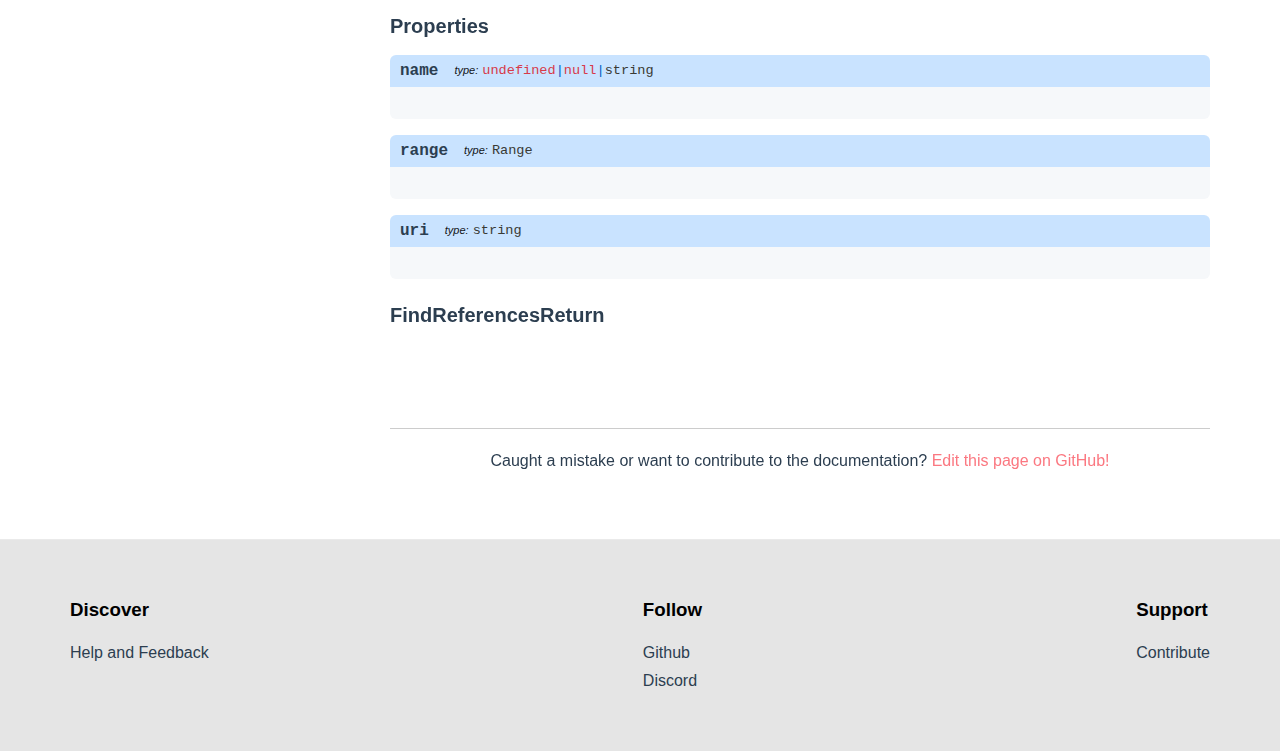
<file: api/find-references/index.html>
<!DOCTYPE html><html lang="en" dir="ltr"><head>
  
    

  



<meta charset="utf-8">
<meta name="viewport" content="width=device-width, initial-scale=1.0">
<title>Find References: Atom Community</title>
<meta property="og:title" content="Find References: Atom Community">

<meta name="generator" content="rocket 0.1">
<link rel="canonical" href="/api/find-references/">



<meta name="description" content="Atom IDE features">
<meta property="og:description" content="Atom IDE features">

  
    <link rel="apple-touch-icon" sizes="180x180" href="../../assets/apple-touch-icon.png">
<link rel="icon" type="image/png" sizes="32x32" href="../../assets/favicon-32x32.png">
<link rel="icon" type="image/png" sizes="16x16" href="../../assets/favicon-16x16.png">
<link rel="manifest" href="../../assets/webmanifest.json">
<link rel="mask-icon" href="../../assets/safari-pinned-tab.svg" color="#3f93ce">
<meta name="msapplication-TileColor" content="#1d3557">
<meta name="theme-color" content="#1d3557">

  
    <meta property="og:site_name" content="Atom Community">
<meta property="og:type" content="website">

<meta property="og:image" content="../../5c22e8c1.png">
<meta property="og:url" content="/api/find-references/">

<meta name="twitter:card" content="summary_large_image">

  
    <link rel="stylesheet" href="../../ee401ad0.css">
<link rel="stylesheet" href="../../490f016e.css">
<link rel="stylesheet" href="../../a0513237.css">
<link rel="stylesheet" href="../../b8c01bc2.css">

<link rel="stylesheet" href="../../8388caba.css">
<link rel="stylesheet" href="../../6d509f95.css">



  
    <noscript>&#x3C;link rel="stylesheet" href="/_merged_assets/_static/search/noscript.css"></noscript>

  
    <noscript>&#x3C;link rel="stylesheet" href="/_merged_assets/_static/noscript.css"></noscript>

  

<link rel="preload" href="../../1fe76fa2.js" as="script" crossorigin="anonymous" />
<link rel="preload" href="../../8d94b22a.js" as="script" crossorigin="anonymous" />
<link rel="preload" href="../../a6d56f55.js" as="script" crossorigin="anonymous" />
<link rel="preload" href="../../0a30bcf5.js" as="script" crossorigin="anonymous" />
<link rel="preload" href="../../5969e7ee.js" as="script" crossorigin="anonymous" />
<link rel="preload" href="../../81d5322c10.js" as="script" crossorigin="anonymous" />
<link rel="preload" href="../../479c1ff09.js" as="script" crossorigin="anonymous" />
<link rel="preload" href="../../e55a85c9.js" as="script" crossorigin="anonymous" />
</head>

  

  
  <body layout="layout-api">
  

    
      <header id="main-header">
  <div class="content-area">
    
      <button id="mobile-menu-trigger" data-action="trigger-mobile-menu">
	<span class="sr-only">Show Menu</span>
	      <svg xmlns="http://www.w3.org/2000/svg" aria-hidden="true" role="img" viewBox="0 0 448 512" class="icon">
        <path fill="currentColor" d="M436 124H12c-6.627 0-12-5.373-12-12V80c0-6.627 5.373-12 12-12h424c6.627 0 12 5.373 12 12v32c0 6.627-5.373 12-12 12zm0 160H12c-6.627 0-12-5.373-12-12v-32c0-6.627 5.373-12 12-12h424c6.627 0 12 5.373 12 12v32c0 6.627-5.373 12-12 12zm0 160H12c-6.627 0-12-5.373-12-12v-32c0-6.627 5.373-12 12-12h424c6.627 0 12 5.373 12 12v32c0 6.627-5.373 12-12 12z"></path>
      </svg>

</button>

    
      
	<a class="logo-link" href="/">
  <img src="../../b11724ee.svg" alt="Atom Community Logo">
  <span>Atom Community</span>
</a>



    
      <rocket-search class="search" json-url="/_merged_assets/_static/rocket-search-index.json">
  <svg xmlns="http://www.w3.org/2000/svg" viewBox="0 0 129 129" style="width: 25px;">
    <path d="M51.6 96.7c11 0 21-3.9 28.8-10.5l35 35c.8.8 1.8 1.2 2.9 1.2s2.1-.4 2.9-1.2c1.6-1.6 1.6-4.2 0-5.8l-35-35c6.5-7.8 10.5-17.9 10.5-28.8 0-24.9-20.2-45.1-45.1-45.1-24.8 0-45.1 20.3-45.1 45.1 0 24.9 20.3 45.1 45.1 45.1zm0-82c20.4 0 36.9 16.6 36.9 36.9C88.5 72 72 88.5 51.6 88.5S14.7 71.9 14.7 51.6c0-20.3 16.6-36.9 36.9-36.9z"></path>
  </svg>
</rocket-search>



    
      
  <a href="/api/" class="active">API</a>
  <a href="/getting-started/" class="">Getting Started</a>

    
      <launch-dark-switch class="light-dark-switch" label="Toggle darkmode">Toggle darkmode</launch-dark-switch>


    
      
	<a class="social-link" href="https://github.com/atom-community" aria-label="Atom Community on GitHub" rel="noopener noreferrer" target="_blank">
		<span class="sr-only">GitHub</span>
		
			<svg xmlns="http://www.w3.org/2000/svg" viewBox="0 0 17 16" fill="none">
  <title>GitHub</title>
  <path fill="currentColor" fill-rule="evenodd" d="M8.18391.249268C3.82241.249268.253906 3.81777.253906 8.17927c0 3.46933 2.279874 6.44313 5.451874 7.53353.3965.0991.49563-.1983.49563-.3965v-1.3878c-2.18075.4956-2.67638-.9912-2.67638-.9912-.3965-.8922-.89212-1.1895-.89212-1.1895-.69388-.4957.09912-.4957.09912-.4957.793.0992 1.1895.793 1.1895.793.69388 1.2887 1.88338.8922 2.27988.6939.09912-.4956.29737-.8921.49562-1.0904-1.78425-.1982-3.5685-.8921-3.5685-3.96496 0-.89212.29738-1.586.793-2.08162-.09912-.19825-.3965-.99125.09913-2.08163 0 0 .69387-.19825 2.18075.793.59475-.19825 1.28862-.29737 1.9825-.29737.69387 0 1.38775.09912 1.98249.29737 1.4869-.99125 2.1808-.793 2.1808-.793.3965 1.09038.1982 1.88338.0991 2.08163.4956.59475.793 1.28862.793 2.08162 0 3.07286-1.8834 3.66766-3.66764 3.86586.29737.3965.59474.8921.59474 1.586v2.1808c0 .1982.0991.4956.5948.3965 3.172-1.0904 5.4518-4.0642 5.4518-7.53353-.0991-4.3615-3.6676-7.930002-8.02909-7.930002z" clip-rule="evenodd"></path>
</svg>

		
	</a>
	<a class="social-link" href="https://discord.gg/R4KV8jTVpS" aria-label="Atom Community on Discord" rel="noopener noreferrer" target="_blank">
		<span class="sr-only">Discord</span>
		
			<svg viewBox="0 0 24 24" xmlns="http://www.w3.org/2000/svg" fill="currentColor">
  <title>Discord</title>
  <path d="m3.58 21.196h14.259l-.681-2.205 1.629 1.398 1.493 1.338 2.72 2.273v-21.525c-.068-1.338-1.22-2.475-2.648-2.475l-16.767.003c-1.427 0-2.585 1.139-2.585 2.477v16.24c0 1.411 1.156 2.476 2.58 2.476zm10.548-15.513-.033.012.012-.012zm-7.631 1.269c1.833-1.334 3.532-1.27 3.532-1.27l.137.135c-2.243.535-3.26 1.537-3.26 1.537s.272-.133.747-.336c3.021-1.188 6.32-1.102 9.374.402 0 0-1.019-.937-3.124-1.537l.186-.183c.291.001 1.831.055 3.479 1.26 0 0 1.844 3.15 1.844 7.02-.061-.074-1.144 1.666-3.931 1.726 0 0-.472-.534-.808-1 1.63-.468 2.24-1.404 2.24-1.404-.535.337-1.023.537-1.419.737-.609.268-1.219.4-1.828.535-2.884.468-4.503-.315-6.033-.936l-.523-.266s.609.936 2.174 1.404c-.411.469-.818 1.002-.818 1.002-2.786-.066-3.802-1.806-3.802-1.806 0-3.876 1.833-7.02 1.833-7.02z"></path>
  <path d="m14.308 12.771c.711 0 1.29-.6 1.29-1.34 0-.735-.576-1.335-1.29-1.335v.003c-.708 0-1.288.598-1.29 1.338 0 .734.579 1.334 1.29 1.334z"></path>
  <path d="m9.69 12.771c.711 0 1.29-.6 1.29-1.34 0-.735-.575-1.335-1.286-1.335l-.004.003c-.711 0-1.29.598-1.29 1.338 0 .734.579 1.334 1.29 1.334z"></path>
</svg>

		
	</a>

    
  </div>
</header>

    

    
  <div id="content-wrapper">
    <div class="content-area">
      
        <rocket-drawer id="sidebar">
  <nav slot="content" id="sidebar-nav">
    
      <a class="logo-link" href="/">
  <img src="../../b11724ee.svg" alt="Atom Community Logo">
  <span>Atom Community</span>
</a>


    
      <rocket-navigation>
  <ul><li class="menu-item">
<a href="/api/autocomplete/">AutoComplete</a>

</li>
<li class="menu-item">
<a href="/api/busy-signal/">Busy Signal</a>

</li>
<li class="menu-item">
<a href="/api/call-hierarchy/">Call Hierarchy</a>

</li>
<li class="menu-item">
<a href="/api/code-actions/">Code Actions</a>

</li>
<li class="menu-item">
<a href="/api/code-format/">Code Format</a>

</li>
<li class="menu-item">
<a href="/api/code-highlight/">Code Highlight</a>

</li>
<li class="menu-item">
<a href="/api/console/">Console</a>

</li>
<li class="menu-item">
<a href="/api/datatip/">Datatip</a>

</li>
<li class="menu-item">
<a href="/api/definitions/">Go to Definition</a>

</li>
<li class="menu-item current">
<a href="/api/find-references/">Find References</a>
<ul>
  <li class="menu-item anchor">
    <a href="#api" class="anchor">API</a>
  </li>
</ul>

</li>
<li class="menu-item">
<a href="/api/hyperclick/">Hyperclick</a>

</li>
<li class="menu-item">
<a href="/api/linter/">Linter</a>

</li>
<li class="menu-item">
<a href="/api/main/">Main</a>

</li>
<li class="menu-item">
<a href="/api/markdown-service/">Markdown Service</a>

</li>
<li class="menu-item">
<a href="/api/outline/">Outline</a>

</li>
<li class="menu-item">
<a href="/api/refactor/">Refactor</a>

</li>
<li class="menu-item">
<a href="/api/sig-help/">Signature Help</a>

</li>
<li class="menu-item">
<a href="/api/text-edit/">Text Edit</a>

</li>
<li class="menu-item">
<a href="/api/uri/">URI</a>

</li></ul>
  <div class="sidebar-bottom">
  <hr>
  <launch-dark-switch class="light-dark-switch" label="Toggle darkmode">Toggle darkmode</launch-dark-switch>


  <a href="https://github.com/atom-community/atom-community.github.io/issues">Help and Feedback</a>
</div>

</rocket-navigation>

    
  </nav>
</rocket-drawer>

      
      
        <main class="markdown-body">
  
    <h1 id="content-top">
  <a class="anchor" href="#content-top">
    <svg class="octicon octicon-link" viewBox="0 0 16 16" aria-hidden="true" width="16" height="16">
      <path fill-rule="evenodd" d="M7.775 3.275a.75.75 0 001.06 1.06l1.25-1.25a2 2 0 112.83 2.83l-2.5 2.5a2 2 0 01-2.83 0 .75.75 0 00-1.06 1.06 3.5 3.5 0 004.95 0l2.5-2.5a3.5 3.5 0 00-4.95-4.95l-1.25 1.25zm-4.69 9.64a2 2 0 010-2.83l2.5-2.5a2 2 0 012.83 0 .75.75 0 001.06-1.06 3.5 3.5 0 00-4.95 0l-2.5 2.5a3.5 3.5 0 004.95 4.95l1.25-1.25a.75.75 0 00-1.06-1.06l-1.25 1.25a2 2 0 01-2.83 0z"></path>
    </svg>
  </a>
  <span class="title">Find References</span>
  
</h1>

<h2 id="api"><a class="anchor" href="#api"><svg class="octicon octicon-link" viewBox="0 0 16 16" aria-hidden="true" width="16" height="16"><path fill-rule="evenodd" d="M7.775 3.275a.75.75 0 001.06 1.06l1.25-1.25a2 2 0 112.83 2.83l-2.5 2.5a2 2 0 01-2.83 0 .75.75 0 00-1.06 1.06 3.5 3.5 0 004.95 0l2.5-2.5a3.5 3.5 0 00-4.95-4.95l-1.25 1.25zm-4.69 9.64a2 2 0 010-2.83l2.5-2.5a2 2 0 012.83 0 .75.75 0 001.06-1.06 3.5 3.5 0 00-4.95 0l-2.5 2.5a3.5 3.5 0 004.95 4.95l1.25-1.25a.75.75 0 00-1.06-1.06l-1.25 1.25a2 2 0 01-2.83 0z"></path></svg></a>API</h2>

  
    

  
<article class="type" data-name="FindReferencesData">
    <h3 id="findreferencesdata" class="" slot="">
    <a class="anchor" href="#findreferencesdata">
      <svg class="octicon octicon-link" viewBox="0 0 16 16" aria-hidden="true" width="16" height="16">
        <path fill-rule="evenodd" d="M7.775 3.275a.75.75 0 001.06 1.06l1.25-1.25a2 2 0 112.83 2.83l-2.5 2.5a2 2 0 01-2.83 0 .75.75 0 00-1.06 1.06 3.5 3.5 0 004.95 0l2.5-2.5a3.5 3.5 0 00-4.95-4.95l-1.25 1.25zm-4.69 9.64a2 2 0 010-2.83l2.5-2.5a2 2 0 012.83 0 .75.75 0 001.06-1.06 3.5 3.5 0 00-4.95 0l-2.5 2.5a3.5 3.5 0 004.95 4.95l1.25-1.25a.75.75 0 00-1.06-1.06l-1.25 1.25a2 2 0 01-2.83 0z"></path>
      </svg>
    </a>FindReferencesData</h3>
    





    
    
      <h3 id="findreferencesdata-properties" class="" slot="">
    <a class="anchor" href="#findreferencesdata-properties">
      <svg class="octicon octicon-link" viewBox="0 0 16 16" aria-hidden="true" width="16" height="16">
        <path fill-rule="evenodd" d="M7.775 3.275a.75.75 0 001.06 1.06l1.25-1.25a2 2 0 112.83 2.83l-2.5 2.5a2 2 0 01-2.83 0 .75.75 0 00-1.06 1.06 3.5 3.5 0 004.95 0l2.5-2.5a3.5 3.5 0 00-4.95-4.95l-1.25 1.25zm-4.69 9.64a2 2 0 010-2.83l2.5-2.5a2 2 0 012.83 0 .75.75 0 001.06-1.06 3.5 3.5 0 00-4.95 0l-2.5 2.5a3.5 3.5 0 004.95 4.95l1.25-1.25a.75.75 0 00-1.06-1.06l-1.25 1.25a2 2 0 01-2.83 0z"></path>
      </svg>
    </a>Properties</h3><type-doc kind="property" data-name="baseUri">
          <span slot="name">
            <h4 id="findreferencesdata-baseuri" class="" slot="">
    <a class="anchor" href="#findreferencesdata-baseuri">
      <svg class="octicon octicon-link" viewBox="0 0 16 16" aria-hidden="true" width="16" height="16">
        <path fill-rule="evenodd" d="M7.775 3.275a.75.75 0 001.06 1.06l1.25-1.25a2 2 0 112.83 2.83l-2.5 2.5a2 2 0 01-2.83 0 .75.75 0 00-1.06 1.06 3.5 3.5 0 004.95 0l2.5-2.5a3.5 3.5 0 00-4.95-4.95l-1.25 1.25zm-4.69 9.64a2 2 0 010-2.83l2.5-2.5a2 2 0 012.83 0 .75.75 0 001.06-1.06 3.5 3.5 0 00-4.95 0l-2.5 2.5a3.5 3.5 0 004.95 4.95l1.25-1.25a.75.75 0 00-1.06-1.06l-1.25 1.25a2 2 0 01-2.83 0z"></path>
      </svg>
    </a>baseUri</h4>
            
          </span>
          
            <span slot="type"><pre class="language-ts"><code class="language-ts"><span class="token builtin">string</span>
</code></pre>
</span>
          

          




        </type-doc><type-doc kind="property" data-name="referencedSymbolName">
          <span slot="name">
            <h4 id="findreferencesdata-referencedsymbolname" class="" slot="">
    <a class="anchor" href="#findreferencesdata-referencedsymbolname">
      <svg class="octicon octicon-link" viewBox="0 0 16 16" aria-hidden="true" width="16" height="16">
        <path fill-rule="evenodd" d="M7.775 3.275a.75.75 0 001.06 1.06l1.25-1.25a2 2 0 112.83 2.83l-2.5 2.5a2 2 0 01-2.83 0 .75.75 0 00-1.06 1.06 3.5 3.5 0 004.95 0l2.5-2.5a3.5 3.5 0 00-4.95-4.95l-1.25 1.25zm-4.69 9.64a2 2 0 010-2.83l2.5-2.5a2 2 0 012.83 0 .75.75 0 001.06-1.06 3.5 3.5 0 00-4.95 0l-2.5 2.5a3.5 3.5 0 004.95 4.95l1.25-1.25a.75.75 0 00-1.06-1.06l-1.25 1.25a2 2 0 01-2.83 0z"></path>
      </svg>
    </a>referencedSymbolName</h4>
            
          </span>
          
            <span slot="type"><pre class="language-ts"><code class="language-ts"><span class="token builtin">string</span>
</code></pre>
</span>
          

          




        </type-doc><type-doc kind="property" data-name="references">
          <span slot="name">
            <h4 id="findreferencesdata-references" class="" slot="">
    <a class="anchor" href="#findreferencesdata-references">
      <svg class="octicon octicon-link" viewBox="0 0 16 16" aria-hidden="true" width="16" height="16">
        <path fill-rule="evenodd" d="M7.775 3.275a.75.75 0 001.06 1.06l1.25-1.25a2 2 0 112.83 2.83l-2.5 2.5a2 2 0 01-2.83 0 .75.75 0 00-1.06 1.06 3.5 3.5 0 004.95 0l2.5-2.5a3.5 3.5 0 00-4.95-4.95l-1.25 1.25zm-4.69 9.64a2 2 0 010-2.83l2.5-2.5a2 2 0 012.83 0 .75.75 0 001.06-1.06 3.5 3.5 0 00-4.95 0l-2.5 2.5a3.5 3.5 0 004.95 4.95l1.25-1.25a.75.75 0 00-1.06-1.06l-1.25 1.25a2 2 0 01-2.83 0z"></path>
      </svg>
    </a>references</h4>
            
          </span>
          
            <span slot="type"><pre class="language-ts"><code class="language-ts">Reference<span class="token punctuation">[</span><span class="token punctuation">]</span>
</code></pre>
</span>
          

          




        </type-doc><type-doc kind="property" data-name="title">
          <span slot="name">
            <h4 id="findreferencesdata-title" class="" slot="">
    <a class="anchor" href="#findreferencesdata-title">
      <svg class="octicon octicon-link" viewBox="0 0 16 16" aria-hidden="true" width="16" height="16">
        <path fill-rule="evenodd" d="M7.775 3.275a.75.75 0 001.06 1.06l1.25-1.25a2 2 0 112.83 2.83l-2.5 2.5a2 2 0 01-2.83 0 .75.75 0 00-1.06 1.06 3.5 3.5 0 004.95 0l2.5-2.5a3.5 3.5 0 00-4.95-4.95l-1.25 1.25zm-4.69 9.64a2 2 0 010-2.83l2.5-2.5a2 2 0 012.83 0 .75.75 0 001.06-1.06 3.5 3.5 0 00-4.95 0l-2.5 2.5a3.5 3.5 0 004.95 4.95l1.25-1.25a.75.75 0 00-1.06-1.06l-1.25 1.25a2 2 0 01-2.83 0z"></path>
      </svg>
    </a>title</h4>
            <span>(optional)</span>
          </span>
          
            <span slot="type"><pre class="language-ts"><code class="language-ts"><span class="token builtin">string</span>
</code></pre>
</span>
          

          




        </type-doc><type-doc kind="property" data-name="type">
          <span slot="name">
            <h4 id="findreferencesdata-type" class="" slot="">
    <a class="anchor" href="#findreferencesdata-type">
      <svg class="octicon octicon-link" viewBox="0 0 16 16" aria-hidden="true" width="16" height="16">
        <path fill-rule="evenodd" d="M7.775 3.275a.75.75 0 001.06 1.06l1.25-1.25a2 2 0 112.83 2.83l-2.5 2.5a2 2 0 01-2.83 0 .75.75 0 00-1.06 1.06 3.5 3.5 0 004.95 0l2.5-2.5a3.5 3.5 0 00-4.95-4.95l-1.25 1.25zm-4.69 9.64a2 2 0 010-2.83l2.5-2.5a2 2 0 012.83 0 .75.75 0 001.06-1.06 3.5 3.5 0 00-4.95 0l-2.5 2.5a3.5 3.5 0 004.95 4.95l1.25-1.25a.75.75 0 00-1.06-1.06l-1.25 1.25a2 2 0 01-2.83 0z"></path>
      </svg>
    </a>type</h4>
            
          </span>
          
            <span slot="type"><pre class="language-ts"><code class="language-ts"><span class="token string">"data"</span>
</code></pre>
</span>
          

          




        </type-doc>
    

    
    
    

  </article><article class="type" data-name="FindReferencesError">
    <h3 id="findreferenceserror" class="" slot="">
    <a class="anchor" href="#findreferenceserror">
      <svg class="octicon octicon-link" viewBox="0 0 16 16" aria-hidden="true" width="16" height="16">
        <path fill-rule="evenodd" d="M7.775 3.275a.75.75 0 001.06 1.06l1.25-1.25a2 2 0 112.83 2.83l-2.5 2.5a2 2 0 01-2.83 0 .75.75 0 00-1.06 1.06 3.5 3.5 0 004.95 0l2.5-2.5a3.5 3.5 0 00-4.95-4.95l-1.25 1.25zm-4.69 9.64a2 2 0 010-2.83l2.5-2.5a2 2 0 012.83 0 .75.75 0 001.06-1.06 3.5 3.5 0 00-4.95 0l-2.5 2.5a3.5 3.5 0 004.95 4.95l1.25-1.25a.75.75 0 00-1.06-1.06l-1.25 1.25a2 2 0 01-2.83 0z"></path>
      </svg>
    </a>FindReferencesError</h3>
    





    
    
      <h3 id="findreferenceserror-properties" class="" slot="">
    <a class="anchor" href="#findreferenceserror-properties">
      <svg class="octicon octicon-link" viewBox="0 0 16 16" aria-hidden="true" width="16" height="16">
        <path fill-rule="evenodd" d="M7.775 3.275a.75.75 0 001.06 1.06l1.25-1.25a2 2 0 112.83 2.83l-2.5 2.5a2 2 0 01-2.83 0 .75.75 0 00-1.06 1.06 3.5 3.5 0 004.95 0l2.5-2.5a3.5 3.5 0 00-4.95-4.95l-1.25 1.25zm-4.69 9.64a2 2 0 010-2.83l2.5-2.5a2 2 0 012.83 0 .75.75 0 001.06-1.06 3.5 3.5 0 00-4.95 0l-2.5 2.5a3.5 3.5 0 004.95 4.95l1.25-1.25a.75.75 0 00-1.06-1.06l-1.25 1.25a2 2 0 01-2.83 0z"></path>
      </svg>
    </a>Properties</h3><type-doc kind="property" data-name="message">
          <span slot="name">
            <h4 id="findreferenceserror-message" class="" slot="">
    <a class="anchor" href="#findreferenceserror-message">
      <svg class="octicon octicon-link" viewBox="0 0 16 16" aria-hidden="true" width="16" height="16">
        <path fill-rule="evenodd" d="M7.775 3.275a.75.75 0 001.06 1.06l1.25-1.25a2 2 0 112.83 2.83l-2.5 2.5a2 2 0 01-2.83 0 .75.75 0 00-1.06 1.06 3.5 3.5 0 004.95 0l2.5-2.5a3.5 3.5 0 00-4.95-4.95l-1.25 1.25zm-4.69 9.64a2 2 0 010-2.83l2.5-2.5a2 2 0 012.83 0 .75.75 0 001.06-1.06 3.5 3.5 0 00-4.95 0l-2.5 2.5a3.5 3.5 0 004.95 4.95l1.25-1.25a.75.75 0 00-1.06-1.06l-1.25 1.25a2 2 0 01-2.83 0z"></path>
      </svg>
    </a>message</h4>
            
          </span>
          
            <span slot="type"><pre class="language-ts"><code class="language-ts"><span class="token builtin">string</span>
</code></pre>
</span>
          

          




        </type-doc><type-doc kind="property" data-name="type">
          <span slot="name">
            <h4 id="findreferenceserror-type" class="" slot="">
    <a class="anchor" href="#findreferenceserror-type">
      <svg class="octicon octicon-link" viewBox="0 0 16 16" aria-hidden="true" width="16" height="16">
        <path fill-rule="evenodd" d="M7.775 3.275a.75.75 0 001.06 1.06l1.25-1.25a2 2 0 112.83 2.83l-2.5 2.5a2 2 0 01-2.83 0 .75.75 0 00-1.06 1.06 3.5 3.5 0 004.95 0l2.5-2.5a3.5 3.5 0 00-4.95-4.95l-1.25 1.25zm-4.69 9.64a2 2 0 010-2.83l2.5-2.5a2 2 0 012.83 0 .75.75 0 001.06-1.06 3.5 3.5 0 00-4.95 0l-2.5 2.5a3.5 3.5 0 004.95 4.95l1.25-1.25a.75.75 0 00-1.06-1.06l-1.25 1.25a2 2 0 01-2.83 0z"></path>
      </svg>
    </a>type</h4>
            
          </span>
          
            <span slot="type"><pre class="language-ts"><code class="language-ts"><span class="token string">"error"</span>
</code></pre>
</span>
          

          




        </type-doc>
    

    
    
    

  </article><article class="type" data-name="FindReferencesProvider">
    <h3 id="findreferencesprovider" class="" slot="">
    <a class="anchor" href="#findreferencesprovider">
      <svg class="octicon octicon-link" viewBox="0 0 16 16" aria-hidden="true" width="16" height="16">
        <path fill-rule="evenodd" d="M7.775 3.275a.75.75 0 001.06 1.06l1.25-1.25a2 2 0 112.83 2.83l-2.5 2.5a2 2 0 01-2.83 0 .75.75 0 00-1.06 1.06 3.5 3.5 0 004.95 0l2.5-2.5a3.5 3.5 0 00-4.95-4.95l-1.25 1.25zm-4.69 9.64a2 2 0 010-2.83l2.5-2.5a2 2 0 012.83 0 .75.75 0 001.06-1.06 3.5 3.5 0 00-4.95 0l-2.5 2.5a3.5 3.5 0 004.95 4.95l1.25-1.25a.75.75 0 00-1.06-1.06l-1.25 1.25a2 2 0 01-2.83 0z"></path>
      </svg>
    </a>FindReferencesProvider</h3>
    





    
    
    

    
    
      <h3 id="findreferencesprovider-methods" class="" slot="">
    <a class="anchor" href="#findreferencesprovider-methods">
      <svg class="octicon octicon-link" viewBox="0 0 16 16" aria-hidden="true" width="16" height="16">
        <path fill-rule="evenodd" d="M7.775 3.275a.75.75 0 001.06 1.06l1.25-1.25a2 2 0 112.83 2.83l-2.5 2.5a2 2 0 01-2.83 0 .75.75 0 00-1.06 1.06 3.5 3.5 0 004.95 0l2.5-2.5a3.5 3.5 0 00-4.95-4.95l-1.25 1.25zm-4.69 9.64a2 2 0 010-2.83l2.5-2.5a2 2 0 012.83 0 .75.75 0 001.06-1.06 3.5 3.5 0 00-4.95 0l-2.5 2.5a3.5 3.5 0 004.95 4.95l1.25-1.25a.75.75 0 00-1.06-1.06l-1.25 1.25a2 2 0 01-2.83 0z"></path>
      </svg>
    </a>Methods</h3><type-doc kind="method" data-method="findReferences" data-name="findReferences">
          <h4 id="findreferencesprovider-findreferences" class="" slot="name">
    <a class="anchor" href="#findreferencesprovider-findreferences">
      <svg class="octicon octicon-link" viewBox="0 0 16 16" aria-hidden="true" width="16" height="16">
        <path fill-rule="evenodd" d="M7.775 3.275a.75.75 0 001.06 1.06l1.25-1.25a2 2 0 112.83 2.83l-2.5 2.5a2 2 0 01-2.83 0 .75.75 0 00-1.06 1.06 3.5 3.5 0 004.95 0l2.5-2.5a3.5 3.5 0 00-4.95-4.95l-1.25 1.25zm-4.69 9.64a2 2 0 010-2.83l2.5-2.5a2 2 0 012.83 0 .75.75 0 001.06-1.06 3.5 3.5 0 00-4.95 0l-2.5 2.5a3.5 3.5 0 004.95 4.95l1.25-1.25a.75.75 0 00-1.06-1.06l-1.25 1.25a2 2 0 01-2.83 0z"></path>
      </svg>
    </a>findReferences</h4>

          

            





            

            
            
              <h4 id="findreferences-parameters" class="" slot="">
    <a class="anchor" href="#findreferences-parameters">
      <svg class="octicon octicon-link" viewBox="0 0 16 16" aria-hidden="true" width="16" height="16">
        <path fill-rule="evenodd" d="M7.775 3.275a.75.75 0 001.06 1.06l1.25-1.25a2 2 0 112.83 2.83l-2.5 2.5a2 2 0 01-2.83 0 .75.75 0 00-1.06 1.06 3.5 3.5 0 004.95 0l2.5-2.5a3.5 3.5 0 00-4.95-4.95l-1.25 1.25zm-4.69 9.64a2 2 0 010-2.83l2.5-2.5a2 2 0 012.83 0 .75.75 0 001.06-1.06 3.5 3.5 0 00-4.95 0l-2.5 2.5a3.5 3.5 0 004.95 4.95l1.25-1.25a.75.75 0 00-1.06-1.06l-1.25 1.25a2 2 0 01-2.83 0z"></path>
      </svg>
    </a>Parameters</h4><type-doc kind="parameter" data-parameter="editor">
                  <h5 id="parameter-findreferences-editor" class="" slot="name">
    <a class="anchor" href="#parameter-findreferences-editor">
      <svg class="octicon octicon-link" viewBox="0 0 16 16" aria-hidden="true" width="16" height="16">
        <path fill-rule="evenodd" d="M7.775 3.275a.75.75 0 001.06 1.06l1.25-1.25a2 2 0 112.83 2.83l-2.5 2.5a2 2 0 01-2.83 0 .75.75 0 00-1.06 1.06 3.5 3.5 0 004.95 0l2.5-2.5a3.5 3.5 0 00-4.95-4.95l-1.25 1.25zm-4.69 9.64a2 2 0 010-2.83l2.5-2.5a2 2 0 012.83 0 .75.75 0 001.06-1.06 3.5 3.5 0 00-4.95 0l-2.5 2.5a3.5 3.5 0 004.95 4.95l1.25-1.25a.75.75 0 00-1.06-1.06l-1.25 1.25a2 2 0 01-2.83 0z"></path>
      </svg>
    </a>editor</h5>
                  <span slot="type"><pre class="language-ts"><code class="language-ts">TextEditor
</code></pre>
</span>
                  




                </type-doc><type-doc kind="parameter" data-parameter="position">
                  <h5 id="parameter-findreferences-position" class="" slot="name">
    <a class="anchor" href="#parameter-findreferences-position">
      <svg class="octicon octicon-link" viewBox="0 0 16 16" aria-hidden="true" width="16" height="16">
        <path fill-rule="evenodd" d="M7.775 3.275a.75.75 0 001.06 1.06l1.25-1.25a2 2 0 112.83 2.83l-2.5 2.5a2 2 0 01-2.83 0 .75.75 0 00-1.06 1.06 3.5 3.5 0 004.95 0l2.5-2.5a3.5 3.5 0 00-4.95-4.95l-1.25 1.25zm-4.69 9.64a2 2 0 010-2.83l2.5-2.5a2 2 0 012.83 0 .75.75 0 001.06-1.06 3.5 3.5 0 00-4.95 0l-2.5 2.5a3.5 3.5 0 004.95 4.95l1.25-1.25a.75.75 0 00-1.06-1.06l-1.25 1.25a2 2 0 01-2.83 0z"></path>
      </svg>
    </a>position</h5>
                  <span slot="type"><pre class="language-ts"><code class="language-ts">Point
</code></pre>
</span>
                  




                </type-doc>
            

            
            <type-doc kind="return">
              <h4 id="findreferencesprovider-findreferences-returns" class="" slot="name">
    <a class="anchor" href="#findreferencesprovider-findreferences-returns">
      <svg class="octicon octicon-link" viewBox="0 0 16 16" aria-hidden="true" width="16" height="16">
        <path fill-rule="evenodd" d="M7.775 3.275a.75.75 0 001.06 1.06l1.25-1.25a2 2 0 112.83 2.83l-2.5 2.5a2 2 0 01-2.83 0 .75.75 0 00-1.06 1.06 3.5 3.5 0 004.95 0l2.5-2.5a3.5 3.5 0 00-4.95-4.95l-1.25 1.25zm-4.69 9.64a2 2 0 010-2.83l2.5-2.5a2 2 0 012.83 0 .75.75 0 001.06-1.06 3.5 3.5 0 00-4.95 0l-2.5 2.5a3.5 3.5 0 004.95 4.95l1.25-1.25a.75.75 0 00-1.06-1.06l-1.25 1.25a2 2 0 01-2.83 0z"></path>
      </svg>
    </a>Returns</h4>
              <span slot="type">
                <pre class="language-ts"><code class="language-ts"><span class="token builtin">Promise</span><span class="token operator">&lt;</span><span class="token keyword">undefined</span><span class="token operator">|</span><span class="token keyword">null</span><span class="token operator">|</span>FindReferencesReturn<span class="token operator">&gt;</span>
</code></pre>

              </span>
              




            </type-doc>
            
          

        </type-doc><type-doc kind="method" data-method="isEditorSupported" data-name="isEditorSupported">
          <h4 id="findreferencesprovider-iseditorsupported" class="" slot="name">
    <a class="anchor" href="#findreferencesprovider-iseditorsupported">
      <svg class="octicon octicon-link" viewBox="0 0 16 16" aria-hidden="true" width="16" height="16">
        <path fill-rule="evenodd" d="M7.775 3.275a.75.75 0 001.06 1.06l1.25-1.25a2 2 0 112.83 2.83l-2.5 2.5a2 2 0 01-2.83 0 .75.75 0 00-1.06 1.06 3.5 3.5 0 004.95 0l2.5-2.5a3.5 3.5 0 00-4.95-4.95l-1.25 1.25zm-4.69 9.64a2 2 0 010-2.83l2.5-2.5a2 2 0 012.83 0 .75.75 0 001.06-1.06 3.5 3.5 0 00-4.95 0l-2.5 2.5a3.5 3.5 0 004.95 4.95l1.25-1.25a.75.75 0 00-1.06-1.06l-1.25 1.25a2 2 0 01-2.83 0z"></path>
      </svg>
    </a>isEditorSupported</h4>

          

            





            

            
            
              <h4 id="iseditorsupported-parameters" class="" slot="">
    <a class="anchor" href="#iseditorsupported-parameters">
      <svg class="octicon octicon-link" viewBox="0 0 16 16" aria-hidden="true" width="16" height="16">
        <path fill-rule="evenodd" d="M7.775 3.275a.75.75 0 001.06 1.06l1.25-1.25a2 2 0 112.83 2.83l-2.5 2.5a2 2 0 01-2.83 0 .75.75 0 00-1.06 1.06 3.5 3.5 0 004.95 0l2.5-2.5a3.5 3.5 0 00-4.95-4.95l-1.25 1.25zm-4.69 9.64a2 2 0 010-2.83l2.5-2.5a2 2 0 012.83 0 .75.75 0 001.06-1.06 3.5 3.5 0 00-4.95 0l-2.5 2.5a3.5 3.5 0 004.95 4.95l1.25-1.25a.75.75 0 00-1.06-1.06l-1.25 1.25a2 2 0 01-2.83 0z"></path>
      </svg>
    </a>Parameters</h4><type-doc kind="parameter" data-parameter="editor">
                  <h5 id="parameter-iseditorsupported-editor" class="" slot="name">
    <a class="anchor" href="#parameter-iseditorsupported-editor">
      <svg class="octicon octicon-link" viewBox="0 0 16 16" aria-hidden="true" width="16" height="16">
        <path fill-rule="evenodd" d="M7.775 3.275a.75.75 0 001.06 1.06l1.25-1.25a2 2 0 112.83 2.83l-2.5 2.5a2 2 0 01-2.83 0 .75.75 0 00-1.06 1.06 3.5 3.5 0 004.95 0l2.5-2.5a3.5 3.5 0 00-4.95-4.95l-1.25 1.25zm-4.69 9.64a2 2 0 010-2.83l2.5-2.5a2 2 0 012.83 0 .75.75 0 001.06-1.06 3.5 3.5 0 00-4.95 0l-2.5 2.5a3.5 3.5 0 004.95 4.95l1.25-1.25a.75.75 0 00-1.06-1.06l-1.25 1.25a2 2 0 01-2.83 0z"></path>
      </svg>
    </a>editor</h5>
                  <span slot="type"><pre class="language-ts"><code class="language-ts">TextEditor
</code></pre>
</span>
                  




                </type-doc>
            

            
            <type-doc kind="return">
              <h4 id="findreferencesprovider-iseditorsupported-returns" class="" slot="name">
    <a class="anchor" href="#findreferencesprovider-iseditorsupported-returns">
      <svg class="octicon octicon-link" viewBox="0 0 16 16" aria-hidden="true" width="16" height="16">
        <path fill-rule="evenodd" d="M7.775 3.275a.75.75 0 001.06 1.06l1.25-1.25a2 2 0 112.83 2.83l-2.5 2.5a2 2 0 01-2.83 0 .75.75 0 00-1.06 1.06 3.5 3.5 0 004.95 0l2.5-2.5a3.5 3.5 0 00-4.95-4.95l-1.25 1.25zm-4.69 9.64a2 2 0 010-2.83l2.5-2.5a2 2 0 012.83 0 .75.75 0 001.06-1.06 3.5 3.5 0 00-4.95 0l-2.5 2.5a3.5 3.5 0 004.95 4.95l1.25-1.25a.75.75 0 00-1.06-1.06l-1.25 1.25a2 2 0 01-2.83 0z"></path>
      </svg>
    </a>Returns</h4>
              <span slot="type">
                <pre class="language-ts"><code class="language-ts"><span class="token builtin">boolean</span><span class="token operator">|</span><span class="token builtin">Promise</span><span class="token operator">&lt;</span><span class="token builtin">boolean</span><span class="token operator">&gt;</span>
</code></pre>

              </span>
              




            </type-doc>
            
          

        </type-doc>
    

  </article><article class="type" data-name="Reference">
    <h3 id="reference" class="" slot="">
    <a class="anchor" href="#reference">
      <svg class="octicon octicon-link" viewBox="0 0 16 16" aria-hidden="true" width="16" height="16">
        <path fill-rule="evenodd" d="M7.775 3.275a.75.75 0 001.06 1.06l1.25-1.25a2 2 0 112.83 2.83l-2.5 2.5a2 2 0 01-2.83 0 .75.75 0 00-1.06 1.06 3.5 3.5 0 004.95 0l2.5-2.5a3.5 3.5 0 00-4.95-4.95l-1.25 1.25zm-4.69 9.64a2 2 0 010-2.83l2.5-2.5a2 2 0 012.83 0 .75.75 0 001.06-1.06 3.5 3.5 0 00-4.95 0l-2.5 2.5a3.5 3.5 0 004.95 4.95l1.25-1.25a.75.75 0 00-1.06-1.06l-1.25 1.25a2 2 0 01-2.83 0z"></path>
      </svg>
    </a>Reference</h3>
    





    
    
      <h3 id="reference-properties" class="" slot="">
    <a class="anchor" href="#reference-properties">
      <svg class="octicon octicon-link" viewBox="0 0 16 16" aria-hidden="true" width="16" height="16">
        <path fill-rule="evenodd" d="M7.775 3.275a.75.75 0 001.06 1.06l1.25-1.25a2 2 0 112.83 2.83l-2.5 2.5a2 2 0 01-2.83 0 .75.75 0 00-1.06 1.06 3.5 3.5 0 004.95 0l2.5-2.5a3.5 3.5 0 00-4.95-4.95l-1.25 1.25zm-4.69 9.64a2 2 0 010-2.83l2.5-2.5a2 2 0 012.83 0 .75.75 0 001.06-1.06 3.5 3.5 0 00-4.95 0l-2.5 2.5a3.5 3.5 0 004.95 4.95l1.25-1.25a.75.75 0 00-1.06-1.06l-1.25 1.25a2 2 0 01-2.83 0z"></path>
      </svg>
    </a>Properties</h3><type-doc kind="property" data-name="name">
          <span slot="name">
            <h4 id="reference-name" class="" slot="">
    <a class="anchor" href="#reference-name">
      <svg class="octicon octicon-link" viewBox="0 0 16 16" aria-hidden="true" width="16" height="16">
        <path fill-rule="evenodd" d="M7.775 3.275a.75.75 0 001.06 1.06l1.25-1.25a2 2 0 112.83 2.83l-2.5 2.5a2 2 0 01-2.83 0 .75.75 0 00-1.06 1.06 3.5 3.5 0 004.95 0l2.5-2.5a3.5 3.5 0 00-4.95-4.95l-1.25 1.25zm-4.69 9.64a2 2 0 010-2.83l2.5-2.5a2 2 0 012.83 0 .75.75 0 001.06-1.06 3.5 3.5 0 00-4.95 0l-2.5 2.5a3.5 3.5 0 004.95 4.95l1.25-1.25a.75.75 0 00-1.06-1.06l-1.25 1.25a2 2 0 01-2.83 0z"></path>
      </svg>
    </a>name</h4>
            
          </span>
          
            <span slot="type"><pre class="language-ts"><code class="language-ts"><span class="token keyword">undefined</span><span class="token operator">|</span><span class="token keyword">null</span><span class="token operator">|</span><span class="token builtin">string</span>
</code></pre>
</span>
          

          




        </type-doc><type-doc kind="property" data-name="range">
          <span slot="name">
            <h4 id="reference-range" class="" slot="">
    <a class="anchor" href="#reference-range">
      <svg class="octicon octicon-link" viewBox="0 0 16 16" aria-hidden="true" width="16" height="16">
        <path fill-rule="evenodd" d="M7.775 3.275a.75.75 0 001.06 1.06l1.25-1.25a2 2 0 112.83 2.83l-2.5 2.5a2 2 0 01-2.83 0 .75.75 0 00-1.06 1.06 3.5 3.5 0 004.95 0l2.5-2.5a3.5 3.5 0 00-4.95-4.95l-1.25 1.25zm-4.69 9.64a2 2 0 010-2.83l2.5-2.5a2 2 0 012.83 0 .75.75 0 001.06-1.06 3.5 3.5 0 00-4.95 0l-2.5 2.5a3.5 3.5 0 004.95 4.95l1.25-1.25a.75.75 0 00-1.06-1.06l-1.25 1.25a2 2 0 01-2.83 0z"></path>
      </svg>
    </a>range</h4>
            
          </span>
          
            <span slot="type"><pre class="language-ts"><code class="language-ts">Range
</code></pre>
</span>
          

          




        </type-doc><type-doc kind="property" data-name="uri">
          <span slot="name">
            <h4 id="reference-uri" class="" slot="">
    <a class="anchor" href="#reference-uri">
      <svg class="octicon octicon-link" viewBox="0 0 16 16" aria-hidden="true" width="16" height="16">
        <path fill-rule="evenodd" d="M7.775 3.275a.75.75 0 001.06 1.06l1.25-1.25a2 2 0 112.83 2.83l-2.5 2.5a2 2 0 01-2.83 0 .75.75 0 00-1.06 1.06 3.5 3.5 0 004.95 0l2.5-2.5a3.5 3.5 0 00-4.95-4.95l-1.25 1.25zm-4.69 9.64a2 2 0 010-2.83l2.5-2.5a2 2 0 012.83 0 .75.75 0 001.06-1.06 3.5 3.5 0 00-4.95 0l-2.5 2.5a3.5 3.5 0 004.95 4.95l1.25-1.25a.75.75 0 00-1.06-1.06l-1.25 1.25a2 2 0 01-2.83 0z"></path>
      </svg>
    </a>uri</h4>
            
          </span>
          
            <span slot="type"><pre class="language-ts"><code class="language-ts"><span class="token builtin">string</span>
</code></pre>
</span>
          

          




        </type-doc>
    

    
    
    

  </article><article class="type" data-name="FindReferencesReturn">
    <h3 id="findreferencesreturn" class="" slot="">
    <a class="anchor" href="#findreferencesreturn">
      <svg class="octicon octicon-link" viewBox="0 0 16 16" aria-hidden="true" width="16" height="16">
        <path fill-rule="evenodd" d="M7.775 3.275a.75.75 0 001.06 1.06l1.25-1.25a2 2 0 112.83 2.83l-2.5 2.5a2 2 0 01-2.83 0 .75.75 0 00-1.06 1.06 3.5 3.5 0 004.95 0l2.5-2.5a3.5 3.5 0 00-4.95-4.95l-1.25 1.25zm-4.69 9.64a2 2 0 010-2.83l2.5-2.5a2 2 0 012.83 0 .75.75 0 001.06-1.06 3.5 3.5 0 00-4.95 0l-2.5 2.5a3.5 3.5 0 004.95 4.95l1.25-1.25a.75.75 0 00-1.06-1.06l-1.25 1.25a2 2 0 01-2.83 0z"></path>
      </svg>
    </a>FindReferencesReturn</h3>
    





    
    
    

    
    
    

  </article>
  
    <div class="content-footer">
  <p>
    Caught a mistake or want to contribute to the documentation?
    <a href="https://github.com/atom-community/atom-community.github.io/edit/master/./docs/api/find-references.md">Edit this page on GitHub!</a>
  </p>
</div>



  
</main>

      
    </div>
  </div>


    
      <footer id="main-footer">
  
    

  
    <div id="footer-menu">
  <div class="content-area">
    
      <nav>
        <h3>Discover</h3>
        <ul>
          
            <li>
              <a href="https://github.com/atom-community/atom/discussions">Help and Feedback</a>
            </li>
          
        </ul>
      </nav>
    
      <nav>
        <h3>Follow</h3>
        <ul>
          
            <li>
              <a href="https://github.com/atom-community">Github</a>
            </li>
          
            <li>
              <a href="https://discord.gg/R4KV8jTVpS">Discord</a>
            </li>
          
        </ul>
      </nav>
    
      <nav>
        <h3>Support</h3>
        <ul>
          
            <li>
              <a href="https://github.com/atom-community/atom/discussions">Contribute</a>
            </li>
          
        </ul>
      </nav>
    
  </div>
</div>

  
</footer>

    

    
  


  <script>
  async function serviceWorkerUpdate() {
  if ('serviceWorker' in navigator) {
    const oldReg = await navigator.serviceWorker.getRegistration();
    let oldSwState;
    if (oldReg && oldReg.active) {
      oldSwState = oldReg.active.state;
    }

    let refreshing;

    navigator.serviceWorker.addEventListener('controllerchange', async () => {
      if (refreshing) {
        return;
      }

      const newReg = await navigator.serviceWorker.getRegistration();
      let newSwState;
      if (newReg && newReg.active) {
        newSwState = newReg.active.state;
      }

      if (oldSwState === 'activated' && newSwState === 'activating') {
        refreshing = true;
        window.location.reload();
      }
    });
  }
}

serviceWorkerUpdate();

</script>


  



  

<script inject-service-worker="">
    if ('serviceWorker' in navigator) {
      window.addEventListener('load', function() {
        navigator.serviceWorker
          .register('../../service-worker.js')
          .then(function() {
            console.log('ServiceWorker registered from "../../service-worker.js".');
          })
          .catch(function(err) {
            console.log('ServiceWorker registration failed: ', err);
          });
      });
    }
  </script>
<script type="module" src="../../1fe76fa2.js"></script>
<script type="module" src="../../0a30bcf5.js"></script>
<script type="module" src="../../81d5322c10.js" async=""></script>
<script type="module" src="../../479c1ff09.js"></script>

</body></html>
</file>
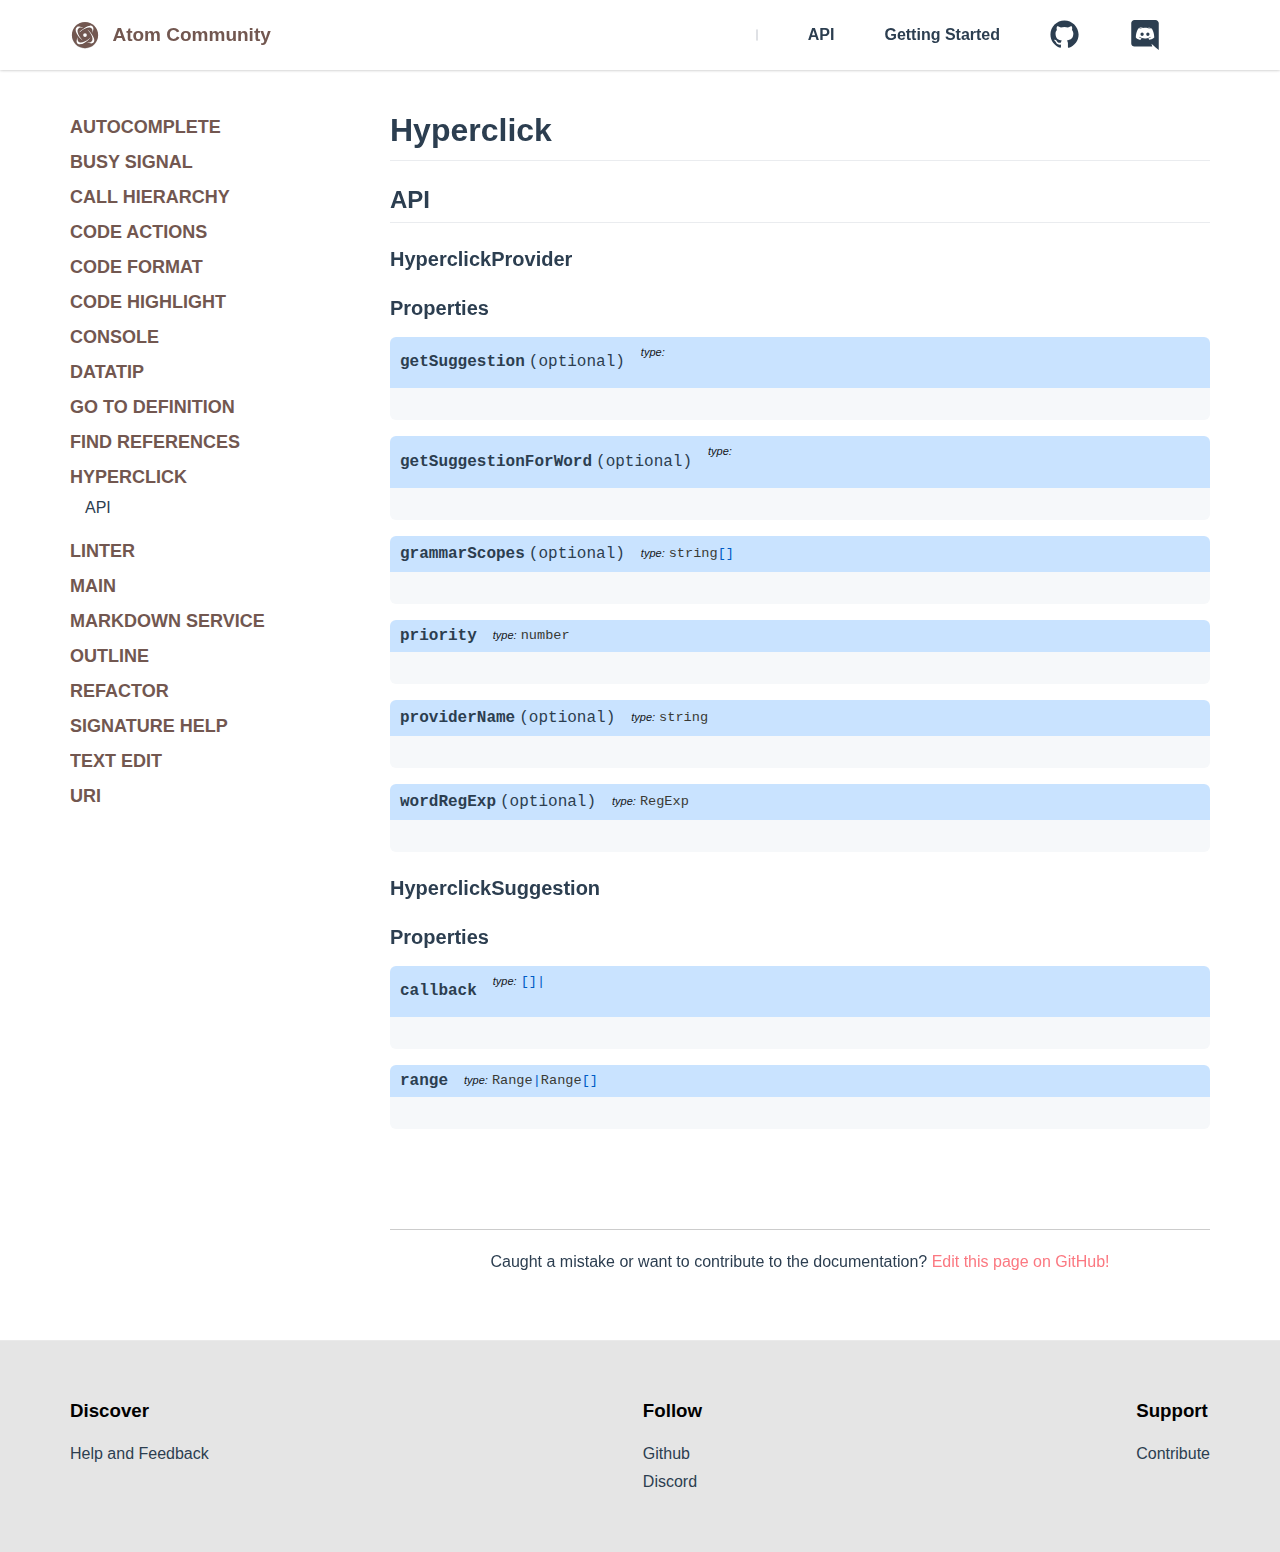
<file: api/hyperclick/index.html>
<!DOCTYPE html><html lang="en" dir="ltr"><head>
  
    

  



<meta charset="utf-8">
<meta name="viewport" content="width=device-width, initial-scale=1.0">
<title>Hyperclick: Atom Community</title>
<meta property="og:title" content="Hyperclick: Atom Community">

<meta name="generator" content="rocket 0.1">
<link rel="canonical" href="/api/hyperclick/">



<meta name="description" content="Atom IDE features">
<meta property="og:description" content="Atom IDE features">

  
    <link rel="apple-touch-icon" sizes="180x180" href="../../assets/apple-touch-icon.png">
<link rel="icon" type="image/png" sizes="32x32" href="../../assets/favicon-32x32.png">
<link rel="icon" type="image/png" sizes="16x16" href="../../assets/favicon-16x16.png">
<link rel="manifest" href="../../assets/webmanifest.json">
<link rel="mask-icon" href="../../assets/safari-pinned-tab.svg" color="#3f93ce">
<meta name="msapplication-TileColor" content="#1d3557">
<meta name="theme-color" content="#1d3557">

  
    <meta property="og:site_name" content="Atom Community">
<meta property="og:type" content="website">

<meta property="og:image" content="../../5c22e8c1.png">
<meta property="og:url" content="/api/hyperclick/">

<meta name="twitter:card" content="summary_large_image">

  
    <link rel="stylesheet" href="../../ee401ad0.css">
<link rel="stylesheet" href="../../490f016e.css">
<link rel="stylesheet" href="../../a0513237.css">
<link rel="stylesheet" href="../../b8c01bc2.css">

<link rel="stylesheet" href="../../8388caba.css">
<link rel="stylesheet" href="../../6d509f95.css">



  
    <noscript>&#x3C;link rel="stylesheet" href="/_merged_assets/_static/search/noscript.css"></noscript>

  
    <noscript>&#x3C;link rel="stylesheet" href="/_merged_assets/_static/noscript.css"></noscript>

  

<link rel="preload" href="../../1fe76fa2.js" as="script" crossorigin="anonymous" />
<link rel="preload" href="../../8d94b22a.js" as="script" crossorigin="anonymous" />
<link rel="preload" href="../../a6d56f55.js" as="script" crossorigin="anonymous" />
<link rel="preload" href="../../0a30bcf5.js" as="script" crossorigin="anonymous" />
<link rel="preload" href="../../5969e7ee.js" as="script" crossorigin="anonymous" />
<link rel="preload" href="../../81d5322c11.js" as="script" crossorigin="anonymous" />
<link rel="preload" href="../../479c1ff010.js" as="script" crossorigin="anonymous" />
<link rel="preload" href="../../e55a85c9.js" as="script" crossorigin="anonymous" />
</head>

  

  
  <body layout="layout-api">
  

    
      <header id="main-header">
  <div class="content-area">
    
      <button id="mobile-menu-trigger" data-action="trigger-mobile-menu">
	<span class="sr-only">Show Menu</span>
	      <svg xmlns="http://www.w3.org/2000/svg" aria-hidden="true" role="img" viewBox="0 0 448 512" class="icon">
        <path fill="currentColor" d="M436 124H12c-6.627 0-12-5.373-12-12V80c0-6.627 5.373-12 12-12h424c6.627 0 12 5.373 12 12v32c0 6.627-5.373 12-12 12zm0 160H12c-6.627 0-12-5.373-12-12v-32c0-6.627 5.373-12 12-12h424c6.627 0 12 5.373 12 12v32c0 6.627-5.373 12-12 12zm0 160H12c-6.627 0-12-5.373-12-12v-32c0-6.627 5.373-12 12-12h424c6.627 0 12 5.373 12 12v32c0 6.627-5.373 12-12 12z"></path>
      </svg>

</button>

    
      
	<a class="logo-link" href="/">
  <img src="../../b11724ee.svg" alt="Atom Community Logo">
  <span>Atom Community</span>
</a>



    
      <rocket-search class="search" json-url="/_merged_assets/_static/rocket-search-index.json">
  <svg xmlns="http://www.w3.org/2000/svg" viewBox="0 0 129 129" style="width: 25px;">
    <path d="M51.6 96.7c11 0 21-3.9 28.8-10.5l35 35c.8.8 1.8 1.2 2.9 1.2s2.1-.4 2.9-1.2c1.6-1.6 1.6-4.2 0-5.8l-35-35c6.5-7.8 10.5-17.9 10.5-28.8 0-24.9-20.2-45.1-45.1-45.1-24.8 0-45.1 20.3-45.1 45.1 0 24.9 20.3 45.1 45.1 45.1zm0-82c20.4 0 36.9 16.6 36.9 36.9C88.5 72 72 88.5 51.6 88.5S14.7 71.9 14.7 51.6c0-20.3 16.6-36.9 36.9-36.9z"></path>
  </svg>
</rocket-search>



    
      
  <a href="/api/" class="active">API</a>
  <a href="/getting-started/" class="">Getting Started</a>

    
      <launch-dark-switch class="light-dark-switch" label="Toggle darkmode">Toggle darkmode</launch-dark-switch>


    
      
	<a class="social-link" href="https://github.com/atom-community" aria-label="Atom Community on GitHub" rel="noopener noreferrer" target="_blank">
		<span class="sr-only">GitHub</span>
		
			<svg xmlns="http://www.w3.org/2000/svg" viewBox="0 0 17 16" fill="none">
  <title>GitHub</title>
  <path fill="currentColor" fill-rule="evenodd" d="M8.18391.249268C3.82241.249268.253906 3.81777.253906 8.17927c0 3.46933 2.279874 6.44313 5.451874 7.53353.3965.0991.49563-.1983.49563-.3965v-1.3878c-2.18075.4956-2.67638-.9912-2.67638-.9912-.3965-.8922-.89212-1.1895-.89212-1.1895-.69388-.4957.09912-.4957.09912-.4957.793.0992 1.1895.793 1.1895.793.69388 1.2887 1.88338.8922 2.27988.6939.09912-.4956.29737-.8921.49562-1.0904-1.78425-.1982-3.5685-.8921-3.5685-3.96496 0-.89212.29738-1.586.793-2.08162-.09912-.19825-.3965-.99125.09913-2.08163 0 0 .69387-.19825 2.18075.793.59475-.19825 1.28862-.29737 1.9825-.29737.69387 0 1.38775.09912 1.98249.29737 1.4869-.99125 2.1808-.793 2.1808-.793.3965 1.09038.1982 1.88338.0991 2.08163.4956.59475.793 1.28862.793 2.08162 0 3.07286-1.8834 3.66766-3.66764 3.86586.29737.3965.59474.8921.59474 1.586v2.1808c0 .1982.0991.4956.5948.3965 3.172-1.0904 5.4518-4.0642 5.4518-7.53353-.0991-4.3615-3.6676-7.930002-8.02909-7.930002z" clip-rule="evenodd"></path>
</svg>

		
	</a>
	<a class="social-link" href="https://discord.gg/R4KV8jTVpS" aria-label="Atom Community on Discord" rel="noopener noreferrer" target="_blank">
		<span class="sr-only">Discord</span>
		
			<svg viewBox="0 0 24 24" xmlns="http://www.w3.org/2000/svg" fill="currentColor">
  <title>Discord</title>
  <path d="m3.58 21.196h14.259l-.681-2.205 1.629 1.398 1.493 1.338 2.72 2.273v-21.525c-.068-1.338-1.22-2.475-2.648-2.475l-16.767.003c-1.427 0-2.585 1.139-2.585 2.477v16.24c0 1.411 1.156 2.476 2.58 2.476zm10.548-15.513-.033.012.012-.012zm-7.631 1.269c1.833-1.334 3.532-1.27 3.532-1.27l.137.135c-2.243.535-3.26 1.537-3.26 1.537s.272-.133.747-.336c3.021-1.188 6.32-1.102 9.374.402 0 0-1.019-.937-3.124-1.537l.186-.183c.291.001 1.831.055 3.479 1.26 0 0 1.844 3.15 1.844 7.02-.061-.074-1.144 1.666-3.931 1.726 0 0-.472-.534-.808-1 1.63-.468 2.24-1.404 2.24-1.404-.535.337-1.023.537-1.419.737-.609.268-1.219.4-1.828.535-2.884.468-4.503-.315-6.033-.936l-.523-.266s.609.936 2.174 1.404c-.411.469-.818 1.002-.818 1.002-2.786-.066-3.802-1.806-3.802-1.806 0-3.876 1.833-7.02 1.833-7.02z"></path>
  <path d="m14.308 12.771c.711 0 1.29-.6 1.29-1.34 0-.735-.576-1.335-1.29-1.335v.003c-.708 0-1.288.598-1.29 1.338 0 .734.579 1.334 1.29 1.334z"></path>
  <path d="m9.69 12.771c.711 0 1.29-.6 1.29-1.34 0-.735-.575-1.335-1.286-1.335l-.004.003c-.711 0-1.29.598-1.29 1.338 0 .734.579 1.334 1.29 1.334z"></path>
</svg>

		
	</a>

    
  </div>
</header>

    

    
  <div id="content-wrapper">
    <div class="content-area">
      
        <rocket-drawer id="sidebar">
  <nav slot="content" id="sidebar-nav">
    
      <a class="logo-link" href="/">
  <img src="../../b11724ee.svg" alt="Atom Community Logo">
  <span>Atom Community</span>
</a>


    
      <rocket-navigation>
  <ul><li class="menu-item">
<a href="/api/autocomplete/">AutoComplete</a>

</li>
<li class="menu-item">
<a href="/api/busy-signal/">Busy Signal</a>

</li>
<li class="menu-item">
<a href="/api/call-hierarchy/">Call Hierarchy</a>

</li>
<li class="menu-item">
<a href="/api/code-actions/">Code Actions</a>

</li>
<li class="menu-item">
<a href="/api/code-format/">Code Format</a>

</li>
<li class="menu-item">
<a href="/api/code-highlight/">Code Highlight</a>

</li>
<li class="menu-item">
<a href="/api/console/">Console</a>

</li>
<li class="menu-item">
<a href="/api/datatip/">Datatip</a>

</li>
<li class="menu-item">
<a href="/api/definitions/">Go to Definition</a>

</li>
<li class="menu-item">
<a href="/api/find-references/">Find References</a>

</li>
<li class="menu-item current">
<a href="/api/hyperclick/">Hyperclick</a>
<ul>
  <li class="menu-item anchor">
    <a href="#api" class="anchor">API</a>
  </li>
</ul>

</li>
<li class="menu-item">
<a href="/api/linter/">Linter</a>

</li>
<li class="menu-item">
<a href="/api/main/">Main</a>

</li>
<li class="menu-item">
<a href="/api/markdown-service/">Markdown Service</a>

</li>
<li class="menu-item">
<a href="/api/outline/">Outline</a>

</li>
<li class="menu-item">
<a href="/api/refactor/">Refactor</a>

</li>
<li class="menu-item">
<a href="/api/sig-help/">Signature Help</a>

</li>
<li class="menu-item">
<a href="/api/text-edit/">Text Edit</a>

</li>
<li class="menu-item">
<a href="/api/uri/">URI</a>

</li></ul>
  <div class="sidebar-bottom">
  <hr>
  <launch-dark-switch class="light-dark-switch" label="Toggle darkmode">Toggle darkmode</launch-dark-switch>


  <a href="https://github.com/atom-community/atom-community.github.io/issues">Help and Feedback</a>
</div>

</rocket-navigation>

    
  </nav>
</rocket-drawer>

      
      
        <main class="markdown-body">
  
    <h1 id="content-top">
  <a class="anchor" href="#content-top">
    <svg class="octicon octicon-link" viewBox="0 0 16 16" aria-hidden="true" width="16" height="16">
      <path fill-rule="evenodd" d="M7.775 3.275a.75.75 0 001.06 1.06l1.25-1.25a2 2 0 112.83 2.83l-2.5 2.5a2 2 0 01-2.83 0 .75.75 0 00-1.06 1.06 3.5 3.5 0 004.95 0l2.5-2.5a3.5 3.5 0 00-4.95-4.95l-1.25 1.25zm-4.69 9.64a2 2 0 010-2.83l2.5-2.5a2 2 0 012.83 0 .75.75 0 001.06-1.06 3.5 3.5 0 00-4.95 0l-2.5 2.5a3.5 3.5 0 004.95 4.95l1.25-1.25a.75.75 0 00-1.06-1.06l-1.25 1.25a2 2 0 01-2.83 0z"></path>
    </svg>
  </a>
  <span class="title">Hyperclick</span>
  
</h1>

<h2 id="api"><a class="anchor" href="#api"><svg class="octicon octicon-link" viewBox="0 0 16 16" aria-hidden="true" width="16" height="16"><path fill-rule="evenodd" d="M7.775 3.275a.75.75 0 001.06 1.06l1.25-1.25a2 2 0 112.83 2.83l-2.5 2.5a2 2 0 01-2.83 0 .75.75 0 00-1.06 1.06 3.5 3.5 0 004.95 0l2.5-2.5a3.5 3.5 0 00-4.95-4.95l-1.25 1.25zm-4.69 9.64a2 2 0 010-2.83l2.5-2.5a2 2 0 012.83 0 .75.75 0 001.06-1.06 3.5 3.5 0 00-4.95 0l-2.5 2.5a3.5 3.5 0 004.95 4.95l1.25-1.25a.75.75 0 00-1.06-1.06l-1.25 1.25a2 2 0 01-2.83 0z"></path></svg></a>API</h2>

  
    

  
<article class="type" data-name="HyperclickProvider">
    <h3 id="hyperclickprovider" class="" slot="">
    <a class="anchor" href="#hyperclickprovider">
      <svg class="octicon octicon-link" viewBox="0 0 16 16" aria-hidden="true" width="16" height="16">
        <path fill-rule="evenodd" d="M7.775 3.275a.75.75 0 001.06 1.06l1.25-1.25a2 2 0 112.83 2.83l-2.5 2.5a2 2 0 01-2.83 0 .75.75 0 00-1.06 1.06 3.5 3.5 0 004.95 0l2.5-2.5a3.5 3.5 0 00-4.95-4.95l-1.25 1.25zm-4.69 9.64a2 2 0 010-2.83l2.5-2.5a2 2 0 012.83 0 .75.75 0 001.06-1.06 3.5 3.5 0 00-4.95 0l-2.5 2.5a3.5 3.5 0 004.95 4.95l1.25-1.25a.75.75 0 00-1.06-1.06l-1.25 1.25a2 2 0 01-2.83 0z"></path>
      </svg>
    </a>HyperclickProvider</h3>
    





    
    
      <h3 id="hyperclickprovider-properties" class="" slot="">
    <a class="anchor" href="#hyperclickprovider-properties">
      <svg class="octicon octicon-link" viewBox="0 0 16 16" aria-hidden="true" width="16" height="16">
        <path fill-rule="evenodd" d="M7.775 3.275a.75.75 0 001.06 1.06l1.25-1.25a2 2 0 112.83 2.83l-2.5 2.5a2 2 0 01-2.83 0 .75.75 0 00-1.06 1.06 3.5 3.5 0 004.95 0l2.5-2.5a3.5 3.5 0 00-4.95-4.95l-1.25 1.25zm-4.69 9.64a2 2 0 010-2.83l2.5-2.5a2 2 0 012.83 0 .75.75 0 001.06-1.06 3.5 3.5 0 00-4.95 0l-2.5 2.5a3.5 3.5 0 004.95 4.95l1.25-1.25a.75.75 0 00-1.06-1.06l-1.25 1.25a2 2 0 01-2.83 0z"></path>
      </svg>
    </a>Properties</h3><type-doc kind="property" data-name="getSuggestion">
          <span slot="name">
            <h4 id="hyperclickprovider-getsuggestion" class="" slot="">
    <a class="anchor" href="#hyperclickprovider-getsuggestion">
      <svg class="octicon octicon-link" viewBox="0 0 16 16" aria-hidden="true" width="16" height="16">
        <path fill-rule="evenodd" d="M7.775 3.275a.75.75 0 001.06 1.06l1.25-1.25a2 2 0 112.83 2.83l-2.5 2.5a2 2 0 01-2.83 0 .75.75 0 00-1.06 1.06 3.5 3.5 0 004.95 0l2.5-2.5a3.5 3.5 0 00-4.95-4.95l-1.25 1.25zm-4.69 9.64a2 2 0 010-2.83l2.5-2.5a2 2 0 012.83 0 .75.75 0 001.06-1.06 3.5 3.5 0 00-4.95 0l-2.5 2.5a3.5 3.5 0 004.95 4.95l1.25-1.25a.75.75 0 00-1.06-1.06l-1.25 1.25a2 2 0 01-2.83 0z"></path>
      </svg>
    </a>getSuggestion</h4>
            <span>(optional)</span>
          </span>
          
            <span slot="type"><pre class="language-ts"><code class="language-ts">
  
</code></pre>
</span>
          

          




        </type-doc><type-doc kind="property" data-name="getSuggestionForWord">
          <span slot="name">
            <h4 id="hyperclickprovider-getsuggestionforword" class="" slot="">
    <a class="anchor" href="#hyperclickprovider-getsuggestionforword">
      <svg class="octicon octicon-link" viewBox="0 0 16 16" aria-hidden="true" width="16" height="16">
        <path fill-rule="evenodd" d="M7.775 3.275a.75.75 0 001.06 1.06l1.25-1.25a2 2 0 112.83 2.83l-2.5 2.5a2 2 0 01-2.83 0 .75.75 0 00-1.06 1.06 3.5 3.5 0 004.95 0l2.5-2.5a3.5 3.5 0 00-4.95-4.95l-1.25 1.25zm-4.69 9.64a2 2 0 010-2.83l2.5-2.5a2 2 0 012.83 0 .75.75 0 001.06-1.06 3.5 3.5 0 00-4.95 0l-2.5 2.5a3.5 3.5 0 004.95 4.95l1.25-1.25a.75.75 0 00-1.06-1.06l-1.25 1.25a2 2 0 01-2.83 0z"></path>
      </svg>
    </a>getSuggestionForWord</h4>
            <span>(optional)</span>
          </span>
          
            <span slot="type"><pre class="language-ts"><code class="language-ts">
  
</code></pre>
</span>
          

          




        </type-doc><type-doc kind="property" data-name="grammarScopes">
          <span slot="name">
            <h4 id="hyperclickprovider-grammarscopes" class="" slot="">
    <a class="anchor" href="#hyperclickprovider-grammarscopes">
      <svg class="octicon octicon-link" viewBox="0 0 16 16" aria-hidden="true" width="16" height="16">
        <path fill-rule="evenodd" d="M7.775 3.275a.75.75 0 001.06 1.06l1.25-1.25a2 2 0 112.83 2.83l-2.5 2.5a2 2 0 01-2.83 0 .75.75 0 00-1.06 1.06 3.5 3.5 0 004.95 0l2.5-2.5a3.5 3.5 0 00-4.95-4.95l-1.25 1.25zm-4.69 9.64a2 2 0 010-2.83l2.5-2.5a2 2 0 012.83 0 .75.75 0 001.06-1.06 3.5 3.5 0 00-4.95 0l-2.5 2.5a3.5 3.5 0 004.95 4.95l1.25-1.25a.75.75 0 00-1.06-1.06l-1.25 1.25a2 2 0 01-2.83 0z"></path>
      </svg>
    </a>grammarScopes</h4>
            <span>(optional)</span>
          </span>
          
            <span slot="type"><pre class="language-ts"><code class="language-ts"><span class="token builtin">string</span><span class="token punctuation">[</span><span class="token punctuation">]</span>
</code></pre>
</span>
          

          




        </type-doc><type-doc kind="property" data-name="priority">
          <span slot="name">
            <h4 id="hyperclickprovider-priority" class="" slot="">
    <a class="anchor" href="#hyperclickprovider-priority">
      <svg class="octicon octicon-link" viewBox="0 0 16 16" aria-hidden="true" width="16" height="16">
        <path fill-rule="evenodd" d="M7.775 3.275a.75.75 0 001.06 1.06l1.25-1.25a2 2 0 112.83 2.83l-2.5 2.5a2 2 0 01-2.83 0 .75.75 0 00-1.06 1.06 3.5 3.5 0 004.95 0l2.5-2.5a3.5 3.5 0 00-4.95-4.95l-1.25 1.25zm-4.69 9.64a2 2 0 010-2.83l2.5-2.5a2 2 0 012.83 0 .75.75 0 001.06-1.06 3.5 3.5 0 00-4.95 0l-2.5 2.5a3.5 3.5 0 004.95 4.95l1.25-1.25a.75.75 0 00-1.06-1.06l-1.25 1.25a2 2 0 01-2.83 0z"></path>
      </svg>
    </a>priority</h4>
            
          </span>
          
            <span slot="type"><pre class="language-ts"><code class="language-ts"><span class="token builtin">number</span>
</code></pre>
</span>
          

          




        </type-doc><type-doc kind="property" data-name="providerName">
          <span slot="name">
            <h4 id="hyperclickprovider-providername" class="" slot="">
    <a class="anchor" href="#hyperclickprovider-providername">
      <svg class="octicon octicon-link" viewBox="0 0 16 16" aria-hidden="true" width="16" height="16">
        <path fill-rule="evenodd" d="M7.775 3.275a.75.75 0 001.06 1.06l1.25-1.25a2 2 0 112.83 2.83l-2.5 2.5a2 2 0 01-2.83 0 .75.75 0 00-1.06 1.06 3.5 3.5 0 004.95 0l2.5-2.5a3.5 3.5 0 00-4.95-4.95l-1.25 1.25zm-4.69 9.64a2 2 0 010-2.83l2.5-2.5a2 2 0 012.83 0 .75.75 0 001.06-1.06 3.5 3.5 0 00-4.95 0l-2.5 2.5a3.5 3.5 0 004.95 4.95l1.25-1.25a.75.75 0 00-1.06-1.06l-1.25 1.25a2 2 0 01-2.83 0z"></path>
      </svg>
    </a>providerName</h4>
            <span>(optional)</span>
          </span>
          
            <span slot="type"><pre class="language-ts"><code class="language-ts"><span class="token builtin">string</span>
</code></pre>
</span>
          

          




        </type-doc><type-doc kind="property" data-name="wordRegExp">
          <span slot="name">
            <h4 id="hyperclickprovider-wordregexp" class="" slot="">
    <a class="anchor" href="#hyperclickprovider-wordregexp">
      <svg class="octicon octicon-link" viewBox="0 0 16 16" aria-hidden="true" width="16" height="16">
        <path fill-rule="evenodd" d="M7.775 3.275a.75.75 0 001.06 1.06l1.25-1.25a2 2 0 112.83 2.83l-2.5 2.5a2 2 0 01-2.83 0 .75.75 0 00-1.06 1.06 3.5 3.5 0 004.95 0l2.5-2.5a3.5 3.5 0 00-4.95-4.95l-1.25 1.25zm-4.69 9.64a2 2 0 010-2.83l2.5-2.5a2 2 0 012.83 0 .75.75 0 001.06-1.06 3.5 3.5 0 00-4.95 0l-2.5 2.5a3.5 3.5 0 004.95 4.95l1.25-1.25a.75.75 0 00-1.06-1.06l-1.25 1.25a2 2 0 01-2.83 0z"></path>
      </svg>
    </a>wordRegExp</h4>
            <span>(optional)</span>
          </span>
          
            <span slot="type"><pre class="language-ts"><code class="language-ts">RegExp
</code></pre>
</span>
          

          




        </type-doc>
    

    
    
    

  </article><article class="type" data-name="HyperclickSuggestion">
    <h3 id="hyperclicksuggestion" class="" slot="">
    <a class="anchor" href="#hyperclicksuggestion">
      <svg class="octicon octicon-link" viewBox="0 0 16 16" aria-hidden="true" width="16" height="16">
        <path fill-rule="evenodd" d="M7.775 3.275a.75.75 0 001.06 1.06l1.25-1.25a2 2 0 112.83 2.83l-2.5 2.5a2 2 0 01-2.83 0 .75.75 0 00-1.06 1.06 3.5 3.5 0 004.95 0l2.5-2.5a3.5 3.5 0 00-4.95-4.95l-1.25 1.25zm-4.69 9.64a2 2 0 010-2.83l2.5-2.5a2 2 0 012.83 0 .75.75 0 001.06-1.06 3.5 3.5 0 00-4.95 0l-2.5 2.5a3.5 3.5 0 004.95 4.95l1.25-1.25a.75.75 0 00-1.06-1.06l-1.25 1.25a2 2 0 01-2.83 0z"></path>
      </svg>
    </a>HyperclickSuggestion</h3>
    





    
    
      <h3 id="hyperclicksuggestion-properties" class="" slot="">
    <a class="anchor" href="#hyperclicksuggestion-properties">
      <svg class="octicon octicon-link" viewBox="0 0 16 16" aria-hidden="true" width="16" height="16">
        <path fill-rule="evenodd" d="M7.775 3.275a.75.75 0 001.06 1.06l1.25-1.25a2 2 0 112.83 2.83l-2.5 2.5a2 2 0 01-2.83 0 .75.75 0 00-1.06 1.06 3.5 3.5 0 004.95 0l2.5-2.5a3.5 3.5 0 00-4.95-4.95l-1.25 1.25zm-4.69 9.64a2 2 0 010-2.83l2.5-2.5a2 2 0 012.83 0 .75.75 0 001.06-1.06 3.5 3.5 0 00-4.95 0l-2.5 2.5a3.5 3.5 0 004.95 4.95l1.25-1.25a.75.75 0 00-1.06-1.06l-1.25 1.25a2 2 0 01-2.83 0z"></path>
      </svg>
    </a>Properties</h3><type-doc kind="property" data-name="callback">
          <span slot="name">
            <h4 id="hyperclicksuggestion-callback" class="" slot="">
    <a class="anchor" href="#hyperclicksuggestion-callback">
      <svg class="octicon octicon-link" viewBox="0 0 16 16" aria-hidden="true" width="16" height="16">
        <path fill-rule="evenodd" d="M7.775 3.275a.75.75 0 001.06 1.06l1.25-1.25a2 2 0 112.83 2.83l-2.5 2.5a2 2 0 01-2.83 0 .75.75 0 00-1.06 1.06 3.5 3.5 0 004.95 0l2.5-2.5a3.5 3.5 0 00-4.95-4.95l-1.25 1.25zm-4.69 9.64a2 2 0 010-2.83l2.5-2.5a2 2 0 012.83 0 .75.75 0 001.06-1.06 3.5 3.5 0 00-4.95 0l-2.5 2.5a3.5 3.5 0 004.95 4.95l1.25-1.25a.75.75 0 00-1.06-1.06l-1.25 1.25a2 2 0 01-2.83 0z"></path>
      </svg>
    </a>callback</h4>
            
          </span>
          
            <span slot="type"><pre class="language-ts"><code class="language-ts"><span class="token punctuation">[</span><span class="token punctuation">]</span><span class="token operator">|</span>
  
</code></pre>
</span>
          

          




        </type-doc><type-doc kind="property" data-name="range">
          <span slot="name">
            <h4 id="hyperclicksuggestion-range" class="" slot="">
    <a class="anchor" href="#hyperclicksuggestion-range">
      <svg class="octicon octicon-link" viewBox="0 0 16 16" aria-hidden="true" width="16" height="16">
        <path fill-rule="evenodd" d="M7.775 3.275a.75.75 0 001.06 1.06l1.25-1.25a2 2 0 112.83 2.83l-2.5 2.5a2 2 0 01-2.83 0 .75.75 0 00-1.06 1.06 3.5 3.5 0 004.95 0l2.5-2.5a3.5 3.5 0 00-4.95-4.95l-1.25 1.25zm-4.69 9.64a2 2 0 010-2.83l2.5-2.5a2 2 0 012.83 0 .75.75 0 001.06-1.06 3.5 3.5 0 00-4.95 0l-2.5 2.5a3.5 3.5 0 004.95 4.95l1.25-1.25a.75.75 0 00-1.06-1.06l-1.25 1.25a2 2 0 01-2.83 0z"></path>
      </svg>
    </a>range</h4>
            
          </span>
          
            <span slot="type"><pre class="language-ts"><code class="language-ts">Range<span class="token operator">|</span>Range<span class="token punctuation">[</span><span class="token punctuation">]</span>
</code></pre>
</span>
          

          




        </type-doc>
    

    
    
    

  </article>
  
    <div class="content-footer">
  <p>
    Caught a mistake or want to contribute to the documentation?
    <a href="https://github.com/atom-community/atom-community.github.io/edit/master/./docs/api/hyperclick.md">Edit this page on GitHub!</a>
  </p>
</div>



  
</main>

      
    </div>
  </div>


    
      <footer id="main-footer">
  
    

  
    <div id="footer-menu">
  <div class="content-area">
    
      <nav>
        <h3>Discover</h3>
        <ul>
          
            <li>
              <a href="https://github.com/atom-community/atom/discussions">Help and Feedback</a>
            </li>
          
        </ul>
      </nav>
    
      <nav>
        <h3>Follow</h3>
        <ul>
          
            <li>
              <a href="https://github.com/atom-community">Github</a>
            </li>
          
            <li>
              <a href="https://discord.gg/R4KV8jTVpS">Discord</a>
            </li>
          
        </ul>
      </nav>
    
      <nav>
        <h3>Support</h3>
        <ul>
          
            <li>
              <a href="https://github.com/atom-community/atom/discussions">Contribute</a>
            </li>
          
        </ul>
      </nav>
    
  </div>
</div>

  
</footer>

    

    
  


  <script>
  async function serviceWorkerUpdate() {
  if ('serviceWorker' in navigator) {
    const oldReg = await navigator.serviceWorker.getRegistration();
    let oldSwState;
    if (oldReg && oldReg.active) {
      oldSwState = oldReg.active.state;
    }

    let refreshing;

    navigator.serviceWorker.addEventListener('controllerchange', async () => {
      if (refreshing) {
        return;
      }

      const newReg = await navigator.serviceWorker.getRegistration();
      let newSwState;
      if (newReg && newReg.active) {
        newSwState = newReg.active.state;
      }

      if (oldSwState === 'activated' && newSwState === 'activating') {
        refreshing = true;
        window.location.reload();
      }
    });
  }
}

serviceWorkerUpdate();

</script>


  



  

<script inject-service-worker="">
    if ('serviceWorker' in navigator) {
      window.addEventListener('load', function() {
        navigator.serviceWorker
          .register('../../service-worker.js')
          .then(function() {
            console.log('ServiceWorker registered from "../../service-worker.js".');
          })
          .catch(function(err) {
            console.log('ServiceWorker registration failed: ', err);
          });
      });
    }
  </script>
<script type="module" src="../../1fe76fa2.js"></script>
<script type="module" src="../../0a30bcf5.js"></script>
<script type="module" src="../../81d5322c11.js" async=""></script>
<script type="module" src="../../479c1ff010.js"></script>

</body></html>
</file>
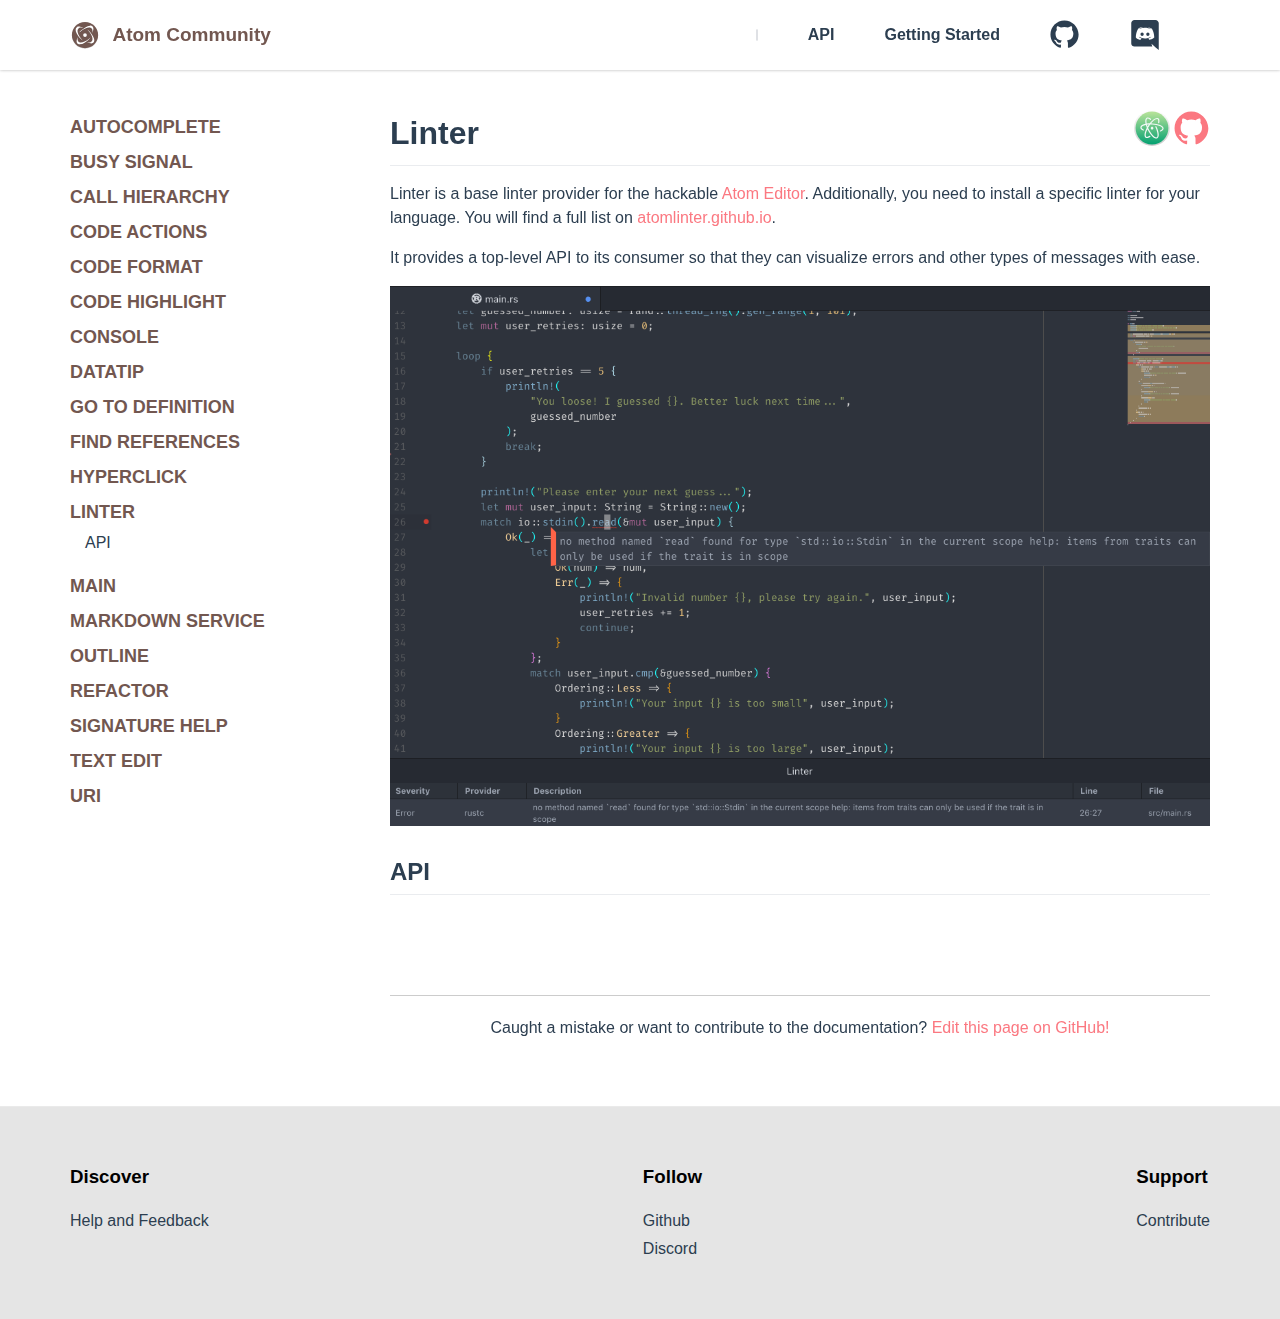
<file: api/linter/index.html>
<!DOCTYPE html><html lang="en" dir="ltr"><head>
  
    

  



<meta charset="utf-8">
<meta name="viewport" content="width=device-width, initial-scale=1.0">
<title>Linter: Atom Community</title>
<meta property="og:title" content="Linter: Atom Community">

<meta name="generator" content="rocket 0.1">
<link rel="canonical" href="/api/linter/">



<meta name="description" content="Atom IDE features">
<meta property="og:description" content="Atom IDE features">

  
    <link rel="apple-touch-icon" sizes="180x180" href="../../assets/apple-touch-icon.png">
<link rel="icon" type="image/png" sizes="32x32" href="../../assets/favicon-32x32.png">
<link rel="icon" type="image/png" sizes="16x16" href="../../assets/favicon-16x16.png">
<link rel="manifest" href="../../assets/webmanifest.json">
<link rel="mask-icon" href="../../assets/safari-pinned-tab.svg" color="#3f93ce">
<meta name="msapplication-TileColor" content="#1d3557">
<meta name="theme-color" content="#1d3557">

  
    <meta property="og:site_name" content="Atom Community">
<meta property="og:type" content="website">

<meta property="og:image" content="../../5c22e8c1.png">
<meta property="og:url" content="/api/linter/">

<meta name="twitter:card" content="summary_large_image">

  
    <link rel="stylesheet" href="../../ee401ad0.css">
<link rel="stylesheet" href="../../490f016e.css">
<link rel="stylesheet" href="../../a0513237.css">
<link rel="stylesheet" href="../../b8c01bc2.css">

<link rel="stylesheet" href="../../8388caba.css">
<link rel="stylesheet" href="../../6d509f95.css">



  
    <noscript>&#x3C;link rel="stylesheet" href="/_merged_assets/_static/search/noscript.css"></noscript>

  
    <noscript>&#x3C;link rel="stylesheet" href="/_merged_assets/_static/noscript.css"></noscript>

  

<link rel="preload" href="../../1fe76fa2.js" as="script" crossorigin="anonymous" />
<link rel="preload" href="../../8d94b22a.js" as="script" crossorigin="anonymous" />
<link rel="preload" href="../../a6d56f55.js" as="script" crossorigin="anonymous" />
<link rel="preload" href="../../0a30bcf5.js" as="script" crossorigin="anonymous" />
<link rel="preload" href="../../5969e7ee.js" as="script" crossorigin="anonymous" />
<link rel="preload" href="../../81d5322c12.js" as="script" crossorigin="anonymous" />
<link rel="preload" href="../../4d30c7b83.js" as="script" crossorigin="anonymous" />
</head>

  

  
  <body layout="layout-api">
  

    
      <header id="main-header">
  <div class="content-area">
    
      <button id="mobile-menu-trigger" data-action="trigger-mobile-menu">
	<span class="sr-only">Show Menu</span>
	      <svg xmlns="http://www.w3.org/2000/svg" aria-hidden="true" role="img" viewBox="0 0 448 512" class="icon">
        <path fill="currentColor" d="M436 124H12c-6.627 0-12-5.373-12-12V80c0-6.627 5.373-12 12-12h424c6.627 0 12 5.373 12 12v32c0 6.627-5.373 12-12 12zm0 160H12c-6.627 0-12-5.373-12-12v-32c0-6.627 5.373-12 12-12h424c6.627 0 12 5.373 12 12v32c0 6.627-5.373 12-12 12zm0 160H12c-6.627 0-12-5.373-12-12v-32c0-6.627 5.373-12 12-12h424c6.627 0 12 5.373 12 12v32c0 6.627-5.373 12-12 12z"></path>
      </svg>

</button>

    
      
	<a class="logo-link" href="/">
  <img src="../../b11724ee.svg" alt="Atom Community Logo">
  <span>Atom Community</span>
</a>



    
      <rocket-search class="search" json-url="/_merged_assets/_static/rocket-search-index.json">
  <svg xmlns="http://www.w3.org/2000/svg" viewBox="0 0 129 129" style="width: 25px;">
    <path d="M51.6 96.7c11 0 21-3.9 28.8-10.5l35 35c.8.8 1.8 1.2 2.9 1.2s2.1-.4 2.9-1.2c1.6-1.6 1.6-4.2 0-5.8l-35-35c6.5-7.8 10.5-17.9 10.5-28.8 0-24.9-20.2-45.1-45.1-45.1-24.8 0-45.1 20.3-45.1 45.1 0 24.9 20.3 45.1 45.1 45.1zm0-82c20.4 0 36.9 16.6 36.9 36.9C88.5 72 72 88.5 51.6 88.5S14.7 71.9 14.7 51.6c0-20.3 16.6-36.9 36.9-36.9z"></path>
  </svg>
</rocket-search>



    
      
  <a href="/api/" class="active">API</a>
  <a href="/getting-started/" class="">Getting Started</a>

    
      <launch-dark-switch class="light-dark-switch" label="Toggle darkmode">Toggle darkmode</launch-dark-switch>


    
      
	<a class="social-link" href="https://github.com/atom-community" aria-label="Atom Community on GitHub" rel="noopener noreferrer" target="_blank">
		<span class="sr-only">GitHub</span>
		
			<svg xmlns="http://www.w3.org/2000/svg" viewBox="0 0 17 16" fill="none">
  <title>GitHub</title>
  <path fill="currentColor" fill-rule="evenodd" d="M8.18391.249268C3.82241.249268.253906 3.81777.253906 8.17927c0 3.46933 2.279874 6.44313 5.451874 7.53353.3965.0991.49563-.1983.49563-.3965v-1.3878c-2.18075.4956-2.67638-.9912-2.67638-.9912-.3965-.8922-.89212-1.1895-.89212-1.1895-.69388-.4957.09912-.4957.09912-.4957.793.0992 1.1895.793 1.1895.793.69388 1.2887 1.88338.8922 2.27988.6939.09912-.4956.29737-.8921.49562-1.0904-1.78425-.1982-3.5685-.8921-3.5685-3.96496 0-.89212.29738-1.586.793-2.08162-.09912-.19825-.3965-.99125.09913-2.08163 0 0 .69387-.19825 2.18075.793.59475-.19825 1.28862-.29737 1.9825-.29737.69387 0 1.38775.09912 1.98249.29737 1.4869-.99125 2.1808-.793 2.1808-.793.3965 1.09038.1982 1.88338.0991 2.08163.4956.59475.793 1.28862.793 2.08162 0 3.07286-1.8834 3.66766-3.66764 3.86586.29737.3965.59474.8921.59474 1.586v2.1808c0 .1982.0991.4956.5948.3965 3.172-1.0904 5.4518-4.0642 5.4518-7.53353-.0991-4.3615-3.6676-7.930002-8.02909-7.930002z" clip-rule="evenodd"></path>
</svg>

		
	</a>
	<a class="social-link" href="https://discord.gg/R4KV8jTVpS" aria-label="Atom Community on Discord" rel="noopener noreferrer" target="_blank">
		<span class="sr-only">Discord</span>
		
			<svg viewBox="0 0 24 24" xmlns="http://www.w3.org/2000/svg" fill="currentColor">
  <title>Discord</title>
  <path d="m3.58 21.196h14.259l-.681-2.205 1.629 1.398 1.493 1.338 2.72 2.273v-21.525c-.068-1.338-1.22-2.475-2.648-2.475l-16.767.003c-1.427 0-2.585 1.139-2.585 2.477v16.24c0 1.411 1.156 2.476 2.58 2.476zm10.548-15.513-.033.012.012-.012zm-7.631 1.269c1.833-1.334 3.532-1.27 3.532-1.27l.137.135c-2.243.535-3.26 1.537-3.26 1.537s.272-.133.747-.336c3.021-1.188 6.32-1.102 9.374.402 0 0-1.019-.937-3.124-1.537l.186-.183c.291.001 1.831.055 3.479 1.26 0 0 1.844 3.15 1.844 7.02-.061-.074-1.144 1.666-3.931 1.726 0 0-.472-.534-.808-1 1.63-.468 2.24-1.404 2.24-1.404-.535.337-1.023.537-1.419.737-.609.268-1.219.4-1.828.535-2.884.468-4.503-.315-6.033-.936l-.523-.266s.609.936 2.174 1.404c-.411.469-.818 1.002-.818 1.002-2.786-.066-3.802-1.806-3.802-1.806 0-3.876 1.833-7.02 1.833-7.02z"></path>
  <path d="m14.308 12.771c.711 0 1.29-.6 1.29-1.34 0-.735-.576-1.335-1.29-1.335v.003c-.708 0-1.288.598-1.29 1.338 0 .734.579 1.334 1.29 1.334z"></path>
  <path d="m9.69 12.771c.711 0 1.29-.6 1.29-1.34 0-.735-.575-1.335-1.286-1.335l-.004.003c-.711 0-1.29.598-1.29 1.338 0 .734.579 1.334 1.29 1.334z"></path>
</svg>

		
	</a>

    
  </div>
</header>

    

    
  <div id="content-wrapper">
    <div class="content-area">
      
        <rocket-drawer id="sidebar">
  <nav slot="content" id="sidebar-nav">
    
      <a class="logo-link" href="/">
  <img src="../../b11724ee.svg" alt="Atom Community Logo">
  <span>Atom Community</span>
</a>


    
      <rocket-navigation>
  <ul><li class="menu-item">
<a href="/api/autocomplete/">AutoComplete</a>

</li>
<li class="menu-item">
<a href="/api/busy-signal/">Busy Signal</a>

</li>
<li class="menu-item">
<a href="/api/call-hierarchy/">Call Hierarchy</a>

</li>
<li class="menu-item">
<a href="/api/code-actions/">Code Actions</a>

</li>
<li class="menu-item">
<a href="/api/code-format/">Code Format</a>

</li>
<li class="menu-item">
<a href="/api/code-highlight/">Code Highlight</a>

</li>
<li class="menu-item">
<a href="/api/console/">Console</a>

</li>
<li class="menu-item">
<a href="/api/datatip/">Datatip</a>

</li>
<li class="menu-item">
<a href="/api/definitions/">Go to Definition</a>

</li>
<li class="menu-item">
<a href="/api/find-references/">Find References</a>

</li>
<li class="menu-item">
<a href="/api/hyperclick/">Hyperclick</a>

</li>
<li class="menu-item current">
<a href="/api/linter/">Linter</a>
<ul>
  <li class="menu-item anchor">
    <a href="#api" class="anchor">API</a>
  </li>
</ul>

</li>
<li class="menu-item">
<a href="/api/main/">Main</a>

</li>
<li class="menu-item">
<a href="/api/markdown-service/">Markdown Service</a>

</li>
<li class="menu-item">
<a href="/api/outline/">Outline</a>

</li>
<li class="menu-item">
<a href="/api/refactor/">Refactor</a>

</li>
<li class="menu-item">
<a href="/api/sig-help/">Signature Help</a>

</li>
<li class="menu-item">
<a href="/api/text-edit/">Text Edit</a>

</li>
<li class="menu-item">
<a href="/api/uri/">URI</a>

</li></ul>
  <div class="sidebar-bottom">
  <hr>
  <launch-dark-switch class="light-dark-switch" label="Toggle darkmode">Toggle darkmode</launch-dark-switch>


  <a href="https://github.com/atom-community/atom-community.github.io/issues">Help and Feedback</a>
</div>

</rocket-navigation>

    
  </nav>
</rocket-drawer>

      
      
        <main class="markdown-body">
  
    <h1 id="content-top">
  <a class="anchor" href="#content-top">
    <svg class="octicon octicon-link" viewBox="0 0 16 16" aria-hidden="true" width="16" height="16">
      <path fill-rule="evenodd" d="M7.775 3.275a.75.75 0 001.06 1.06l1.25-1.25a2 2 0 112.83 2.83l-2.5 2.5a2 2 0 01-2.83 0 .75.75 0 00-1.06 1.06 3.5 3.5 0 004.95 0l2.5-2.5a3.5 3.5 0 00-4.95-4.95l-1.25 1.25zm-4.69 9.64a2 2 0 010-2.83l2.5-2.5a2 2 0 012.83 0 .75.75 0 001.06-1.06 3.5 3.5 0 00-4.95 0l-2.5 2.5a3.5 3.5 0 004.95 4.95l1.25-1.25a.75.75 0 00-1.06-1.06l-1.25 1.25a2 2 0 01-2.83 0z"></path>
    </svg>
  </a>
  <span class="title">Linter</span>
  
    <a href="https://atom.io/packages/linter" target="_blank" rel="noreferrer noopener">
      <svg xmlns="http://www.w3.org/2000/svg" preserveAspectRatio="xMidYMid" viewBox="0 0 256 256">
  <defs>
    <linearGradient id="atom-logo-a" x1="50%" x2="50%" y1="3.961%" y2="100%">
      <stop offset="0%" stop-color="#FDFDFD"></stop>
      <stop offset="100%" stop-color="#CBCBCB"></stop>
    </linearGradient>
    <linearGradient id="atom-logo-b" x1="50%" x2="50%" y1="3.961%" y2="100%">
      <stop offset="0%" stop-color="#B2E198"></stop>
      <stop offset="100%" stop-color="#04A171"></stop>
    </linearGradient>
  </defs>
  <circle cx="128" cy="128" r="127.858" fill="url(#atom-logo-a)"></circle>
  <circle cx="127.858" cy="128.142" r="116.907" fill="url(#atom-logo-b)"></circle>
  <path fill="#F2F8F6" d="M100.453 110.097a221.782 221.782 0 00-3.988 6.382 164.44 164.44 0 01-3.684-11.377c3.73-.535 7.695-.957 11.874-1.249a224.887 224.887 0 00-4.202 6.244zm103.138 7.475c-4.132-3.967-10.04-7.602-17.558-10.804-14.926-6.356-34.918-10.474-56.295-11.595a234.82 234.82 0 00-7.529-.277C138.53 75.415 154.292 65.05 163.472 64.7c1.944-.074 3.576.31 4.854 1.141 4.296 2.792 5.488 11.453 3.189 23.166a4.267 4.267 0 008.373 1.644c3.953-20.137-1.576-28.497-6.911-31.965-2.785-1.81-6.093-2.655-9.83-2.513-14.12.536-33.904 15.592-51.956 38.803-7.148.247-14.038.864-20.483 1.827a106.106 106.106 0 01-1.625-9.522c-1.619-13.344.367-22.816 5.312-25.337.794-.405 1.662-.639 2.654-.713 4.418-.332 10.652 2.637 17.542 8.359a4.267 4.267 0 005.452-6.565c-8.85-7.35-16.8-10.817-23.633-10.303-2.112.158-4.095.703-5.892 1.62-4.593 2.342-7.732 6.828-9.33 13.331-1.368 5.57-1.562 12.513-.576 20.636.39 3.213.96 6.556 1.695 9.998-5.04 1.062-9.71 2.356-13.897 3.869-18.316 6.616-22.544 15.337-22.866 21.488-.308 5.876 2.7 14.62 18.775 22.91a4.267 4.267 0 003.911-7.583c-9.247-4.77-14.41-10.193-14.165-14.88.346-6.605 11.417-13.596 30.274-17.535 1.747 6.309 3.99 12.861 6.68 19.505-6.777 12.723-11.722 25.262-14.286 36.416-1.833 7.97-2.369 14.89-1.592 20.567.906 6.63 3.558 11.418 7.881 14.228 2.205 1.433 5.176 2.553 9.079 2.553 5.658 0 13.275-2.357 23.343-9.538a4.267 4.267 0 10-4.955-6.948c-9.925 7.08-18.454 9.613-22.816 6.778-4.652-3.023-5.633-12.642-2.624-25.728 1.995-8.678 5.555-18.296 10.383-28.21a220.995 220.995 0 003.283 6.731c9.717 19.087 21.612 35.694 33.494 46.762 5.984 5.573 11.708 9.497 17.011 11.663 3.218 1.314 6.24 1.971 9.045 1.971 2.596 0 5.008-.563 7.216-1.69 4.43-2.259 7.511-6.52 9.157-12.665 1.41-5.263 1.726-11.827.942-19.512-1.543-15.11-7.253-33.539-16.077-51.891a4.267 4.267 0 00-7.69 3.697c8.407 17.485 13.833 34.908 15.278 49.06 1.27 12.447-.78 21.31-5.486 23.71-4.942 2.52-13.756-1.438-23.58-10.588-11.17-10.404-22.43-26.168-31.706-44.388a210.555 210.555 0 01-5.851-12.483 210.936 210.936 0 017.143-11.836 213.301 213.301 0 017.877-11.333c.7-.01 1.405-.017 2.115-.019 3.664-.012 7.592.09 11.688.305 20.404 1.07 39.368 4.95 53.399 10.925 12.34 5.256 19.534 11.704 19.244 17.25-.246 4.708-5.967 9.575-15.696 13.352a4.267 4.267 0 003.088 7.955c16.905-6.563 20.821-14.967 21.13-20.861.27-5.151-2.04-10.111-6.865-14.743z"></path>
  <path fill="#F1F8F3" d="M119.194 129.133c0 5.153 4.174 9.33 9.323 9.33s9.323-4.177 9.323-9.33c0-5.154-4.174-9.331-9.323-9.331s-9.323 4.177-9.323 9.33"></path>
</svg>

    </a>
  
    <a href="https://github.com/atom-community/linter" target="_blank" rel="noreferrer noopener">
      <svg xmlns="http://www.w3.org/2000/svg" viewBox="0 0 17 16" fill="none">
  <title>GitHub</title>
  <path fill="currentColor" fill-rule="evenodd" d="M8.18391.249268C3.82241.249268.253906 3.81777.253906 8.17927c0 3.46933 2.279874 6.44313 5.451874 7.53353.3965.0991.49563-.1983.49563-.3965v-1.3878c-2.18075.4956-2.67638-.9912-2.67638-.9912-.3965-.8922-.89212-1.1895-.89212-1.1895-.69388-.4957.09912-.4957.09912-.4957.793.0992 1.1895.793 1.1895.793.69388 1.2887 1.88338.8922 2.27988.6939.09912-.4956.29737-.8921.49562-1.0904-1.78425-.1982-3.5685-.8921-3.5685-3.96496 0-.89212.29738-1.586.793-2.08162-.09912-.19825-.3965-.99125.09913-2.08163 0 0 .69387-.19825 2.18075.793.59475-.19825 1.28862-.29737 1.9825-.29737.69387 0 1.38775.09912 1.98249.29737 1.4869-.99125 2.1808-.793 2.1808-.793.3965 1.09038.1982 1.88338.0991 2.08163.4956.59475.793 1.28862.793 2.08162 0 3.07286-1.8834 3.66766-3.66764 3.86586.29737.3965.59474.8921.59474 1.586v2.1808c0 .1982.0991.4956.5948.3965 3.172-1.0904 5.4518-4.0642 5.4518-7.53353-.0991-4.3615-3.6676-7.930002-8.02909-7.930002z" clip-rule="evenodd"></path>
</svg>

    </a>
  
</h1>

<p>Linter is a base linter provider for the hackable <a href="http://atom.io">Atom Editor</a>. Additionally, you need to install a specific linter for your language. You will find a full list on <a href="http://atomlinter.github.io/">atomlinter.github.io</a>.</p>
<p>It provides a top-level API to its consumer so that they can visualize errors and other types of messages with ease.</p>
<p><img src="../../477ab8df.png" alt="screenshot of datatip feature"></p>
<h2 id="api"><a class="anchor" href="#api"><svg class="octicon octicon-link" viewBox="0 0 16 16" aria-hidden="true" width="16" height="16"><path fill-rule="evenodd" d="M7.775 3.275a.75.75 0 001.06 1.06l1.25-1.25a2 2 0 112.83 2.83l-2.5 2.5a2 2 0 01-2.83 0 .75.75 0 00-1.06 1.06 3.5 3.5 0 004.95 0l2.5-2.5a3.5 3.5 0 00-4.95-4.95l-1.25 1.25zm-4.69 9.64a2 2 0 010-2.83l2.5-2.5a2 2 0 012.83 0 .75.75 0 001.06-1.06 3.5 3.5 0 00-4.95 0l-2.5 2.5a3.5 3.5 0 004.95 4.95l1.25-1.25a.75.75 0 00-1.06-1.06l-1.25 1.25a2 2 0 01-2.83 0z"></path></svg></a>API</h2>

  
    

  

  
    <div class="content-footer">
  <p>
    Caught a mistake or want to contribute to the documentation?
    <a href="https://github.com/atom-community/atom-community.github.io/edit/master/./docs/api/linter.md">Edit this page on GitHub!</a>
  </p>
</div>



  
</main>

      
    </div>
  </div>


    
      <footer id="main-footer">
  
    

  
    <div id="footer-menu">
  <div class="content-area">
    
      <nav>
        <h3>Discover</h3>
        <ul>
          
            <li>
              <a href="https://github.com/atom-community/atom/discussions">Help and Feedback</a>
            </li>
          
        </ul>
      </nav>
    
      <nav>
        <h3>Follow</h3>
        <ul>
          
            <li>
              <a href="https://github.com/atom-community">Github</a>
            </li>
          
            <li>
              <a href="https://discord.gg/R4KV8jTVpS">Discord</a>
            </li>
          
        </ul>
      </nav>
    
      <nav>
        <h3>Support</h3>
        <ul>
          
            <li>
              <a href="https://github.com/atom-community/atom/discussions">Contribute</a>
            </li>
          
        </ul>
      </nav>
    
  </div>
</div>

  
</footer>

    

    
  


  <script>
  async function serviceWorkerUpdate() {
  if ('serviceWorker' in navigator) {
    const oldReg = await navigator.serviceWorker.getRegistration();
    let oldSwState;
    if (oldReg && oldReg.active) {
      oldSwState = oldReg.active.state;
    }

    let refreshing;

    navigator.serviceWorker.addEventListener('controllerchange', async () => {
      if (refreshing) {
        return;
      }

      const newReg = await navigator.serviceWorker.getRegistration();
      let newSwState;
      if (newReg && newReg.active) {
        newSwState = newReg.active.state;
      }

      if (oldSwState === 'activated' && newSwState === 'activating') {
        refreshing = true;
        window.location.reload();
      }
    });
  }
}

serviceWorkerUpdate();

</script>


  



  

<script inject-service-worker="">
    if ('serviceWorker' in navigator) {
      window.addEventListener('load', function() {
        navigator.serviceWorker
          .register('../../service-worker.js')
          .then(function() {
            console.log('ServiceWorker registered from "../../service-worker.js".');
          })
          .catch(function(err) {
            console.log('ServiceWorker registration failed: ', err);
          });
      });
    }
  </script>
<script type="module" src="../../1fe76fa2.js"></script>
<script type="module" src="../../0a30bcf5.js"></script>
<script type="module" src="../../81d5322c12.js" async=""></script>
<script type="module" src="../../4d30c7b83.js"></script>

</body></html>
</file>
<file: ee401ad0.css>
html {
  --primary-color: #725750;
  --primary-color-lighter: #4f342c;
  --primary-color-darker: #47231a;
  --primary-color-accent: #cee5f6;
  --primary-text-color: #2c3e50;
  --primary-lines-color: #ccc;

  /* Contrast colors */
  --contrast-color-light: #fff;
  --contrast-color-dark: #1d3557;

  /* background-colors */
  --page-background: white;
  --footer-background: rgba(0, 0, 0, 0.1);

  /* text */
  --text-color: black;

  /* markdown */
  --markdown-octicon-link: black;

  /* --markdown-syntax-background-color: #a0a0a0; */
  --markdown-link-color: #fb7881;
  --markdown-blockquote-color: #c9e3ff;
}

html.dark {
  --primary-color: #e63946;
  --primary-color-lighter: #e25761;
  --primary-color-darker: #a22831;
  --primary-color-accent: #cee5f6;
  --primary-text-color: #eee;

  /* Contrast colors */
  --contrast-color-light: #fff;
  --contrast-color-dark: #1d3557;

  /* background-colors */
  --page-background: #333;
  --footer-background: #4f4f4f;

  /* text */
  --text-color: white;

  /* markdown */
  --markdown-octicon-link: white;
  --markdown-syntax-background-color: #a0a0a0;
  --markdown-link-color: #fb7881;
  --markdown-blockquote-color: #c9e3ff;
}

.cdf{
  filter: invert(19%) sepia(10%) saturate(2198%) hue-rotate(170deg) brightness(93%) contrast(84%);
}
</file>
<file: 490f016e.css>
/* smooth scroll only if there is no preference for reduced motion */
@media (prefers-reduced-motion: no-preference) {
  html {
    scroll-behavior: smooth;
  }
}

body {
  margin: 0;
  font-family: 'Open Sans', sans-serif;
  -webkit-font-smoothing: antialiased;
  -moz-osx-font-smoothing: grayscale;
  font-size: 16px;
  color: var(--primary-text-color);
  background-color: var(--page-background);
  display: flex;
  flex-flow: column;
  min-height: 100vh;
  max-width: 100vw;
  overflow-x: hidden;
}

* {
  box-sizing: border-box;
}

pre {
  overflow: auto;
}

.logo-link img {
  width: 30px;
  height: 30px;
  vertical-align: middle;
}

.sr-only {
  position: absolute;
  left: -10000px;
  top: auto;
  width: 1px;
  height: 1px;
  overflow: hidden;
}

.light-dark-switch {
  /* disabled for now */
  display: none !important;
}

.light-dark-switch::part(button) {
  height: 20px;
  width: 40px;
}

.light-dark-switch::part(thumb) {
  right: 20px;
  border: solid 1px #4d4d4d;
  border-radius: 50%;
  width: calc(50% - 2px);
  height: calc(100% - 2px);
  background-color: white;
}

.light-dark-switch[checked]::part(thumb) {
  right: 0;
}

.light-dark-switch::part(track) {
  border-top-left-radius: 10px;
  border-bottom-left-radius: 10px;
  border-top-right-radius: 10px;
  border-bottom-right-radius: 10px;
  background-color: #4d4d4d;
}

.light-dark-switch[checked]::part(track)::before {
  content: '🌞';
  position: absolute;
  left: 2px;
  top: 4px;
  line-height: 14px;
}

.light-dark-switch::part(track)::before {
  content: '🌛';
  position: absolute;
  left: 22px;
  top: 4px;
  line-height: 14px;
}

.light-dark-switch {
  margin-right: 50px;

  --generic-switch-focus: 0 0 2px 3px #e63a46;
}

hr {
  border: none;
  height: 1px;
  background: #ccc;
}

/** LAYOUT ****************************************************************************************/
#content-wrapper .content-area,
#main-header .content-area,
#main-footer .content-area {
  padding: 0 30px;
}

#content-wrapper .content-area {
  display: flex;
}

@media screen and (min-width: 1024px) {
  #wrapper {
    max-width: 1200px;
    margin: 0 auto;
  }

  .content-area {
    max-width: 1200px;
    margin: 0 auto;
  }
}

/** HEADER ****************************************************************************************/
#main-header {
  align-items: center;
  padding: 20px 0;
  top: 0;
  position: sticky;
  z-index: 100;
  background-color: var(--page-background);
  box-shadow: 0 0 3px rgba(0, 0, 0, 0.3);
}

body[layout^='layout-home'] #main-header {
  position: relative;
}

#main-header .content-area {
  display: flex;
  justify-content: space-between;
  align-items: center;
  min-height: 30px;
}

#main-header a {
  text-decoration: none;
  color: var(--primary-text-color);
  transition: color 0.3s ease-in-out;
  font-weight: bold;
  order: 2;
}

#main-header a:hover {
  color: var(--primary-color);
}

body[layout^='layout-home'] #main-header a:hover {
  color: inherit;
}

#mobile-menu-trigger {
  color: inherit;
  border: none;
  width: 20px;
  height: 20px;
  box-sizing: content-box;
  background: none;
  padding: 0;
}

.social-link {
  display: none;
}

#main-header .logo-link {
  display: none;
  color: var(--primary-color);
  order: 0;
}

#main-header .search {
  order: 3;
}

#main-header .logo-link span {
  font-size: 19px;
  font-weight: bold;
  margin-left: 8px;
  vertical-align: middle;
}

#main-header .light-dark-switch {
  display: none;
}

@media screen and (min-width: 1024px) {
  .social-link {
    display: block;
    width: 30px;
    height: 30px;
  }

  .social-link img {
    width: 100%;
  }

  #main-header .content-area > * {
    margin-right: 50px;
  }

  #main-header .search {
    order: 1;
  }

  #mobile-menu-trigger {
    display: none;
  }

  #main-header .logo-link {
    display: block;
    margin-right: auto;
  }

  #main-header .light-dark-switch {
    display: block;
  }

  body[layout='layout-home-background'] #main-header a {
    color: var(--contrast-color-light, #fff);
  }

  body[layout='layout-home-background'] .social-link {
    color: var(--contrast-color-light, #fff);
  }
}

/** SIDEBAR ***************************************************************************************/
#sidebar {
  display: none; /* for loading */
}

#sidebar-nav {
  background: var(--page-background, #fff);
  width: 80%;
  height: 100%;
  position: fixed;
  top: 0;
  left: 0;
  max-height: 100vh;
  overflow: auto;
}

rocket-navigation .light-dark-switch {
  margin-bottom: 10px;
}

rocket-navigation .light-dark-switch::part(label) {
  order: 10;
  margin-left: 10px;
}

rocket-navigation a {
  text-decoration: none;
  color: var(--primary-text-color);
}

rocket-navigation a:hover {
  color: var(--primary-color);
}

/* line on the left to indicate current page */
rocket-navigation > ul > li > ul li.current ul li.anchor.current::before {
  content: '';
  height: 1.6em;
  width: 3px;
  background: var(--primary-color);
  position: absolute;
  left: 0;
  margin-top: -2px;
}

rocket-navigation li {
  padding: 7px 0;
}

rocket-navigation > ul > li > ul li.current a:not(.anchor) {
  font-weight: bold;
}

rocket-navigation > ul > li > ul > li.current > ul > li > a {
  font-weight: normal;
}

rocket-navigation hr {
  margin: 30px -10px 10px -10px;
}

/* Hide below 3rd level by default */
rocket-navigation > ul > li > ul > li ul {
  display: none;
}

/* Only show below 3rd level if level above is active/current */
li.current > ul,
li.active > ul {
  display: block;
}

rocket-navigation > ul > li > a {
  color: var(--primary-color);
  font-weight: bold;
  font-size: 18px;
  text-transform: uppercase;
}

rocket-navigation > ul > li > ul a {
  font-weight: normal;
}

rocket-navigation {
  overflow: auto;
  display: block;
  margin-top: 40px;
  padding: 0 20px;
}

rocket-navigation ul {
  padding: 7px 0 10px 15px;
  margin: 0;
  list-style-type: none;
}

rocket-navigation > ul {
  padding: 0;
  position: relative;
}

#sidebar-nav .logo-link {
  display: block;
  font-size: 18px;
  border-bottom: 1px solid #ccc;
  padding: 20px 0;
  padding-left: 10px;
  text-decoration: none;

  /* same as header */
  box-shadow: 0 0 3px rgba(0, 0, 0, 0.3);
  color: var(--primary-text-color);
  font-weight: bold;
}

#sidebar-nav .logo-link span {
  padding-left: 10px;
}

#sidebar-nav li.anchor {
  padding: 4px 0;
}

#sidebar-nav li.anchor a {
  position: relative;
}

#sidebar-nav li.anchor:last-child {
  padding: 4px 0 0 0;
}

li.anchor {
  display: none;
}

li.current > ul > li.anchor {
  display: block;
}

.sidebar-bottom {
  padding-bottom: 10px;
}

@media screen and (min-width: 1024px) {
  #sidebar {
    position: sticky;
    height: 100%;
    left: 0;
    top: 70px;
    overflow-y: auto;
    scroll-behavior: smooth;
    min-width: 270px;
    z-index: 10;
    margin-right: 50px;
  }

  #sidebar .sidebar-bottom {
    display: none;
  }

  #sidebar hr {
    margin: 30px 0 10px 0;
    background: linear-gradient(90deg, rgba(204, 204, 204, 1) 0%, rgba(255, 255, 255, 0) 80%);
  }

  #sidebar-nav {
    width: 100%;
    position: static;
    max-height: calc(100vh - 70px);
  }

  #sidebar .logo-link {
    display: none;
  }

  rocket-navigation {
    padding: 0 25px 0 0;
  }

  body[layout='layout-sidebar'] #sidebar,
  body[layout='layout-index'] #sidebar {
    display: block;
  }
}

/* for blog detail page */
rocket-navigation h3 {
  font-size: 16px;
  margin: 0 0 7px 0;
}

.sidebar-tags h3 {
  margin-top: 30px;
}

.sidebar-tags .tags {
  display: flex;
  flex-wrap: wrap;
}

.sidebar-tags .tag {
  background: var(--sidebar-tag-background-color, #ccc);
  color: var(--sidebar-tag-color, var(--text-color));
  margin: 5px 0 0 5px;
  padding: 5px 10px;
  box-sizing: content-box;
  border-radius: 20px;
}

/** MAIN ******************************************************************************************/
#content-wrapper {
  min-height: 60vh;
}

body[layout='layout-home'] #content-wrapper {
  margin-top: 0;
}

main {
  width: 100%;
  position: relative;

  /* makes sure that code blocks don't grow bigger then main => see https://css-tricks.com/preventing-a-grid-blowout/ */
  min-width: 0;
  margin-top: 40px;
}

main > * {
  scroll-margin-top: 85px;
}

@media screen and (min-width: 1024px) {
  main {
    z-index: 50;
  }
}

.content-footer {
  border-top: 1px solid var(--primary-lines-color);
  margin-top: 100px;
  padding-top: 20px;
  text-align: center;
}

/** FOOTER ****************************************************************************************/
#main-footer {
  margin-top: 50px;
  border-top: 1px solid #eaeaea;
  background-color: var(--footer-background, rgba(0, 0, 0, 0.1));
  color: var(--text-color);
  padding: 40px 0;
  flex-grow: 1;
  display: flex;
  flex-flow: column;
  justify-content: center;
}

#footer-menu .content-area {
  display: flex;
  justify-content: space-between;
  flex-direction: column;
  text-align: center;
}

@media screen and (min-width: 1024px) {
  #footer-menu .content-area {
    flex-direction: row;
    text-align: left;
  }
}

#footer-menu ul {
  list-style-type: none;
  padding: 0;
}

#footer-menu a {
  text-decoration: none;
  color: var(--primary-text-color);
  padding: 5px 0;
  display: block;
}

/** CALL TO ACTION ********************************************************************************/

.markdown-body .call-to-action-list {
  text-align: center;
  padding: 25px 0;
}

.markdown-body .call-to-action {
  display: inline-block;
  text-align: center;
  text-transform: uppercase;
  font-family: 'Montserrat', sans-serif;
  font-size: 16px;
  font-weight: bold;
  vertical-align: middle;
  padding: 8px 24px;
  border: 1px solid var(--primary-color);
  border-radius: 24px;
  background: linear-gradient(to right, var(--primary-color-lighter), var(--primary-color));
  text-shadow: var(--primary-color-darker) 1px 1px 1px;
  color: var(--contrast-color-light, #fff);
  text-decoration: none;
}

.markdown-body .call-to-action:hover,
.markdown-body .call-to-action:focus {
  background: linear-gradient(to right, var(--primary-color), var(--primary-color-darker));
  text-decoration: none;
}

.markdown-body .call-to-action:active {
  background: var(--primary-color-darker);
}

/** LAYOUT-INDEX ******************************************************************************************/
#layout-index-open-navigation {
  display: flex;
  width: 100%;
  align-items: center;
  justify-content: center;
}

#layout-index-open-navigation svg {
  width: 20px;
  margin-right: 20px;
}

@media screen and (min-width: 1024px) {
  #layout-index-open-navigation {
    display: none;
  }
}

/** HOME ******************************************************************************************/

.page-background {
  display: none;
}

body[layout^='layout-home'] main {
  padding-top: 50px;
}

body[layout^='layout-home'] .page-title {
  color: var(--primary-color);
  font-size: 32px;
}

body[layout^='layout-home'] .page-logo {
  display: block;
  margin: 0 auto;
  width: 35vw;
  max-width: 250px;
  color: var(--primary-color);
}

body[layout^='layout-home'] .page-title,
body[layout^='layout-home'] .reason-header,
body[layout^='layout-home'] .page-slogan {
  text-align: center;
  border-bottom: none;
  color: var(--text-color);
}

body[layout^='layout-home'] .page-slogan {
  font-size: 18px;
}

body[layout^='layout-home'] .reason-header {
  margin-top: 60px;
}

body[layout^='layout-home'] .reasons {
  display: grid;
  grid-template-columns: repeat(auto-fill, minmax(300px, 1fr));
  column-gap: 100px;
  row-gap: 40px;
  color: var(--text-color);
}

body[layout^='layout-home'] .markdown-body .call-to-action {
  margin: 10px;
}

body[layout^='layout-home'] .markdown-body .call-to-action:nth-child(1) {
  margin-left: 0;
}

@media screen and (min-width: 380px) {
  body[layout^='layout-home'] #main-header {
    box-shadow: none;
  }

  body[layout^='layout-home'] .page-slogan {
    font-size: 25px;
  }

  body[layout^='layout-home'] .page-title {
    font-size: 50px;
  }
}

/** HOME WITH BACKGROUND **************************************************************************/
body[layout='layout-home-background'] .page-background {
  display: none;
}

@media screen and (min-width: 1024px) {
  body[layout='layout-home-background'] .page-title,
  body[layout='layout-home-background'] .page-slogan {
    text-align: left;
  }

  body[layout='layout-home-background'] .page-title {
    margin-top: 110px;
  }

  body[layout='layout-home-background'] .page-slogan {
    max-width: 500px;
  }

  body[layout='layout-home-background'] .markdown-body .call-to-action-list {
    text-align: left;
  }

  body[layout='layout-home-background'] #main-header {
    background: transparent;
    border-bottom: none;
  }

  body[layout='layout-home-background'] .page-background {
    display: block;
    position: absolute;
    top: -52px;
    right: -60px;
    z-index: -1;
  }

  body[layout='layout-home-background'] .page-logo {
    display: none;
  }

  body[layout='layout-home-background'] #main-header .logo-link {
    color: var(--contrast-color-dark, #000);
  }

  body[layout='layout-home-background'] #main-header .logo-link span {
    position: absolute;
    left: -10000px;
    top: auto;
    width: 1px;
    height: 1px;
    overflow: hidden;
  }
}
</file>
<file: a0513237.css>
@font-face {
  font-family: octicons-link;
  src: url([data-uri])
    format('woff');
}

.markdown-body .octicon {
  display: inline-block;
  fill: currentColor;
  vertical-align: text-bottom;
}

.markdown-body .anchor {
  float: left;
  line-height: 1;
  margin-left: -20px;
  padding-right: 4px;
}

.markdown-body .anchor:focus {
  outline: none;
}

.markdown-body h1 .octicon-link,
.markdown-body h2 .octicon-link,
.markdown-body h3 .octicon-link,
.markdown-body h4 .octicon-link,
.markdown-body h5 .octicon-link,
.markdown-body h6 .octicon-link {
  color: var(--markdown-octicon-link, #1b1f23);
  vertical-align: middle;
  visibility: hidden;
}

.markdown-body h1:hover .anchor,
.markdown-body h2:hover .anchor,
.markdown-body h3:hover .anchor,
.markdown-body h4:hover .anchor,
.markdown-body h5:hover .anchor,
.markdown-body h6:hover .anchor {
  text-decoration: none;
}

.markdown-body h1:focus-within .anchor .octicon-link,
.markdown-body h2:focus-within .anchor .octicon-link,
.markdown-body h3:focus-within .anchor .octicon-link,
.markdown-body h4:focus-within .anchor .octicon-link,
.markdown-body h5:focus-within .anchor .octicon-link,
.markdown-body h6:focus-within .anchor .octicon-link,
.markdown-body h1:hover .anchor .octicon-link,
.markdown-body h2:hover .anchor .octicon-link,
.markdown-body h3:hover .anchor .octicon-link,
.markdown-body h4:hover .anchor .octicon-link,
.markdown-body h5:hover .anchor .octicon-link,
.markdown-body h6:hover .anchor .octicon-link {
  visibility: visible;
}

.markdown-body {
  -ms-text-size-adjust: 100%;
  -webkit-text-size-adjust: 100%;
  color: var(--markdown-body, --page-background);
  line-height: 1.5;
  font-family: 'Open Sans', sans-serif;
  font-size: 16px;
  line-height: 1.5;
  word-wrap: break-word;
}

.markdown-body details {
  display: block;
}

.markdown-body summary {
  display: list-item;
}

.markdown-body a {
  background-color: transparent;
}

.markdown-body a:active,
.markdown-body a:hover {
  outline-width: 0;
}

.markdown-body strong {
  font-weight: inherit;
  font-weight: bolder;
}

.markdown-body h1 {
  font-size: 2em;
  margin: 0.67em 0;
}

.markdown-body img {
  border-style: none;
}

.markdown-body code,
.markdown-body kbd,
.markdown-body pre {
  font-family: monospace, monospace;
  font-size: 1em;
}

.markdown-body hr {
  box-sizing: content-box;
  height: 0;
  overflow: visible;
}

.markdown-body input {
  font: inherit;
  margin: 0;
}

.markdown-body input {
  overflow: visible;
}

.markdown-body [type='checkbox'] {
  box-sizing: border-box;
  padding: 0;
}

.markdown-body * {
  box-sizing: border-box;
}

.markdown-body input {
  font-family: inherit;
  font-size: inherit;
  line-height: inherit;
}

.markdown-body a {
  color: var(--markdown-link-color, #0366d6);
  text-decoration: none;
}

.markdown-body a:hover {
  text-decoration: underline;
}

.markdown-body strong {
  font-weight: 600;
}

.markdown-body hr {
  background: transparent;
  border: 0;
  border-bottom: 1px solid #dfe2e5;
  height: 0;
  margin: 15px 0;
  overflow: hidden;
}

.markdown-body hr::before {
  content: '';
  display: table;
}

.markdown-body hr::after {
  clear: both;
  content: '';
  display: table;
}

.markdown-body table {
  border-collapse: collapse;
  border-spacing: 0;
}

.markdown-body td,
.markdown-body th {
  padding: 0;
}

.markdown-body details summary {
  cursor: pointer;
}

.markdown-body h1,
.markdown-body h2,
.markdown-body h3,
.markdown-body h4,
.markdown-body h5,
.markdown-body h6 {
  margin-bottom: 0;
  margin-top: 0;
}

.markdown-body h1 {
  font-size: 32px;
}

.markdown-body h1,
.markdown-body h2 {
  font-weight: 600;
}

.markdown-body h2 {
  font-size: 24px;
}

.markdown-body h3 {
  font-size: 20px;
}

.markdown-body h3,
.markdown-body h4 {
  font-weight: 600;
}

.markdown-body h4 {
  font-size: 16px;
}

.markdown-body h5 {
  font-size: 14px;
}

.markdown-body h5,
.markdown-body h6 {
  font-weight: 600;
}

.markdown-body h6 {
  font-size: 12px;
}

.markdown-body p {
  margin-bottom: 10px;
  margin-top: 0;
}

.markdown-body blockquote {
  margin: 0;
}

.markdown-body ol,
.markdown-body ul {
  margin-bottom: 0;
  margin-top: 0;
  padding-left: 0;
}

.markdown-body ol ol,
.markdown-body ul ol {
  list-style-type: lower-roman;
}

.markdown-body ol ol ol,
.markdown-body ol ul ol,
.markdown-body ul ol ol,
.markdown-body ul ul ol {
  list-style-type: lower-alpha;
}

.markdown-body dd {
  margin-left: 0;
}

.markdown-body code,
.markdown-body pre {
  font-family: SFMono-Regular, Consolas, Liberation Mono, Menlo, Courier, monospace;
  font-size: 12px;
}

.markdown-body pre {
  margin-bottom: 0;
  margin-top: 0;
}

.markdown-body input::-webkit-inner-spin-button,
.markdown-body input::-webkit-outer-spin-button {
  -webkit-appearance: none;
  appearance: none;
  margin: 0;
}

.markdown-body::before {
  content: '';
  display: table;
}

.markdown-body::after {
  clear: both;
  content: '';
  display: table;
}

.markdown-body > :first-child {
  margin-top: 0 !important;
}

.markdown-body > :last-child {
  margin-bottom: 0 !important;
}

.markdown-body a:not([href]) {
  color: inherit;
  text-decoration: none;
}

.markdown-body blockquote,
.markdown-body dl,
.markdown-body ol,
.markdown-body p,
.markdown-body pre,
.markdown-body table,
.markdown-body ul {
  margin-bottom: 16px;
  margin-top: 0;
}

.markdown-body hr {
  background-color: var(--markdown-divider-color, #e1e4e8);
  border: 0;
  height: 0.25em;
  margin: 24px 0;
  padding: 0;
}

.markdown-body blockquote {
  border-left: 0.25em solid var(--markdown-blockquote-border-color, #dfe2e5);
  color: var(--markdown-blockquote-color, #6a737d);
  padding: 0 1em;
}

.markdown-body blockquote > :first-child {
  margin-top: 0;
}

.markdown-body blockquote > :last-child {
  margin-bottom: 0;
}

.markdown-body kbd {
  background-color: var(--markdown-kbd-background-color, #fafbfc);
  border: 1px solid var(--markdown-kbd-border-color, #c6cbd1);
  border-bottom-color: var(--markdown-kbd-border-bottom-color, #959da5);
  border-radius: 3px;
  box-shadow: inset 0 -1px 0 var(--markdown-kbd-border-bottom-color, #959da5);
  color: var(--markdown-kbd-color, #444d56);
  display: inline-block;
  font-size: 11px;
  line-height: 10px;
  padding: 3px 5px;
  vertical-align: middle;
}

.markdown-body h1,
.markdown-body h2,
.markdown-body h3,
.markdown-body h4,
.markdown-body h5,
.markdown-body h6 {
  font-weight: 600;
  line-height: 1.25;
  margin-bottom: 16px;
  margin-top: 24px;
}

.markdown-body h1 {
  font-size: 2em;
}

.markdown-body h1,
.markdown-body h2 {
  border-bottom: 1px solid #eaecef;
  padding-bottom: 0.3em;
}

.markdown-body h2 {
  font-size: 1.5em;
}

.markdown-body h3 {
  font-size: 1.25em;
}

.markdown-body h4 {
  font-size: 1em;
}

.markdown-body h5 {
  font-size: 0.875em;
}

.markdown-body h6 {
  color: var(--markdown-heading-color-6, #6a737d);
  font-size: 0.85em;
}

.markdown-body ol,
.markdown-body ul {
  padding-left: 2em;
}

.markdown-body ol ol,
.markdown-body ol ul,
.markdown-body ul ol,
.markdown-body ul ul {
  margin-bottom: 0;
  margin-top: 0;
}

.markdown-body li {
  word-wrap: break-all;
}

.markdown-body li > p {
  margin-top: 16px;
}

.markdown-body li + li {
  margin-top: 0.25em;
}

.markdown-body dl {
  padding: 0;
}

.markdown-body dl dt {
  font-size: 1em;
  font-style: italic;
  font-weight: 600;
  margin-top: 16px;
  padding: 0;
}

.markdown-body dl dd {
  margin-bottom: 16px;
  padding: 0 16px;
}

.markdown-body table {
  display: block;
  overflow: auto;
  width: 100%;
}

.markdown-body table th {
  font-weight: 600;
}

.markdown-body table td,
.markdown-body table th {
  border: 1px solid var(--markdown-table-border-color, #dfe2e5);
  padding: 6px 13px;
}

.markdown-body table tr {
  background-color: var(--markdown-table-background-color, #fff);
  border-top: 1px solid var(--markdown-table-border-color, #c6cbd1);
}

.markdown-body table tr:nth-child(2n) {
  background-color: var(--markdown-table-row-odd-background-color, #f6f8fa);
}

.markdown-body img {
  /* background-color: #fff; */
  box-sizing: content-box;
  max-width: 100%;
  height: auto;
}

.markdown-body img[align='right'] {
  padding-left: 20px;
}

.markdown-body img[align='left'] {
  padding-right: 20px;
}

.markdown-body code {
  background-color: var(--markdown-code-background-color, rgba(27, 31, 35, 0.05));
  border-radius: 3px;
  font-size: 85%;
  margin: 0;
  padding: 0.2em 0.4em;
}

.markdown-body pre {
  word-wrap: normal;
}

.markdown-body pre > code {
  background: transparent;
  border: 0;
  font-size: 100%;
  margin: 0;
  padding: 0;
  white-space: pre;
  word-break: normal;
}

.markdown-body .highlight {
  margin-bottom: 16px;
}

.markdown-body .highlight pre {
  margin-bottom: 0;
  word-break: normal;
}

.markdown-body .highlight pre,
.markdown-body pre {
  background-color: var(--markdown-pre-background-color, #f6f8fa);
  border-radius: 3px;
  font-size: 85%;
  line-height: 1.45;
  overflow: auto;
  padding: 16px;
}

.markdown-body pre code {
  background-color: transparent;
  border: 0;
  display: inline;
  line-height: inherit;
  margin: 0;
  max-width: auto;
  overflow: visible;
  padding: 0;
  word-wrap: normal;
}

/*****************  + */

code[class*='language-'],
pre[class*='language-'] {
  color: var(--markdown-syntax-color, #393a34);
  font-family: SFMono-Regular, Consolas, Liberation Mono, Menlo, monospace;
  direction: ltr;
  text-align: left;
  white-space: pre;
  word-spacing: normal;
  word-break: normal;
  tab-size: 4;
  hyphens: none;
  margin-bottom: 16px;
  padding: 16px;
  overflow: auto;
  font-size: 85%;
  line-height: 1.45;
  background-color: var(--markdown-syntax-background-color, #f6f8fa);
  border-radius: 3px;
}

.token.atrule {
  color: var(--markdown-syntax-atrule-color, #d73a49);
}
.token.attr-name {
  color: var(--markdown-syntax-attr-name-color, #d73a49);
}
.token.boolean {
  color: var(--markdown-syntax-boolean-color, #005cc5);
}
.token.class-name {
  color: var(--markdown-syntax-class-name-color, #6f42c1);
}
.token.constant {
  color: var(--markdown-syntax-constant-color, #005cc5);
}
.token.entity {
  color: var(--markdown-syntax-entity-color, #005cc5);
}
.token.function {
  color: var(--markdown-syntax-function-color, #6f42c1);
}
.token.inserted {
  color: var(--markdown-syntax-inserted-color, #005cc5);
}
.token.keyword {
  color: var(--markdown-syntax-keyword-color, #d73a49);
}
.token.number {
  color: var(--markdown-syntax-number-color, #005cc5);
}
.token.operator {
  color: var(--markdown-syntax-operator-color, #005cc5);
}
.token.property {
  color: var(--markdown-syntax-property-color, #005cc5);
}
.token.punctuation {
  color: var(--markdown-syntax-punctuation-color, #005cc5);
}
.token.regex {
  color: var(--markdown-syntax-regex-color, #032f62);
}
.token.selector {
  color: var(--markdown-syntax-selector-color, #22863a);
}
.token.symbol {
  color: var(--markdown-syntax-symbol-color, #005cc5);
}
.token.tag {
  color: var(--markdown-syntax-tag-color, #22863a);
}
.token.url {
  color: var(--markdown-syntax-url-color, #005cc5);
}
.token.variable {
  color: var(--markdown-syntax-variable-color, #005cc5);
}

.language-autohotkey .token.selector {
  color: var(--markdown-syntax-hotkey-selector-color, #d73a49);
}
.language-autohotkey .token.keyword {
  color: var(--markdown-syntax-keyword-color, #22863a);
}
</file>
<file: b8c01bc2.css>
/* feel free to override this file for your page - add a file docs/_assets/style.css */

body[layout^='layout-home'] .markdown-body .call-to-action:nth-of-type(2) {
  --primary-color: #222;
  --primary-color-lighter: #333;
  --primary-color-darker: #000;
}

@media screen and (min-width: 1024px) {
  body[layout='layout-home-background'] .page-background {
    top: -210px;
    right: -463px;
    transform: rotate(45deg);
  }
}
</file>
<file: 8388caba.css>
type-doc [slot="name"] {
  flex-wrap: wrap;
}

type-doc [slot="name"] h3,
type-doc [slot="name"] h4,
type-doc [slot="name"] h5,
type-doc [slot="name"] h6 {
  display: inline;
  margin: 0;
}

type-doc [slot="name"] em,
type-doc [slot="name"] span {
  color: var(--markdown-syntax-punctuation-color);
}

type-doc > pre[class*="language"] {
  background: var(--markdown-table-row-odd-background-color);
}

type-doc [slot="type"] pre[class*="language"] {
  display: inline;
  padding: 0;
  background: none;
}

type-doc > * {
  grid-column: span 2;
}

type-doc[kind="method"] thead,
type-doc[kind$="parameter"] thead,
type-doc[kind="return"] thead {
  position: absolute;
  clip: rect(1px, 1px, 1px, 1px);
}

type-doc[kind="property"] > [slot="name"] .anchor,
type-doc[kind="function"] > [slot="name"] .anchor,
type-doc[kind="method"] > [slot="name"] .anchor {
  position: absolute;
  left: 0;
}

type-doc type-doc[kind="return"] {
  padding-left: 0;
}

type-doc [slot="attribute"],
type-doc [slot="type"] {
  display: flex;
  align-items: baseline;
}

type-doc[data-inherited-from] header {
  justify-content: space-between;
}

type-doc:not([data-inherited-from]) [slot="type"]::before {
  content: "type: ";
}

type-doc [slot="attribute"]::before {
  content: "attr: ";
}

type-doc [slot="attribute"]::before,
type-doc [slot="type"]::before {
  font-style: italic;
  font-size: 11px;
  margin-right: 4px;
  display: inline-block;
  color: var(--text-color);
  opacity: 0.9;
}

type-doc [slot="type"] p,
type-doc [slot="type"] pre {
  margin: 0;
}

type-doc[kind="property"] [slot="name"],
type-doc[kind="property"] [slot="attribute"],
type-doc[kind="function"] [slot="name"],
type-doc[kind="method"] [slot="name"] {
  --mono: 1;

  font-family: Recursive, monospace;
  font-variation-settings: "MONO" var(--mono, 1), "CASL" var(--casl, 0), "wght" var(--wght, 500), "slnt" var(--slnt, 0),
    "CRSV" var(--CRSV, 0.5);
  margin: 0;
  grid-column: 1 / 2;
  grid-row: 1 / 2;
  color: var(--markdown-syntax-function-color);
  display: flex;
  align-items: center;
  gap: 4px;
}

type-doc type-doc[kind="return"] [slot="name"] {
  color: inherit;
}

type-doc[kind="property"] [slot="attribute"] {
  color: var(--markdown-syntax-punctuation-color);
}

.events-table td pre[class*="language"] {
  background: none;
  border-radius: 0;
  padding: 0;
  margin: 0;
}

@media (max-width: 1200) {
  type-docs pre[class*="language"] {
    max-width: 100%;
    overflow-x: scroll;
  }
}

pre.language-ts a {
  color: inherit;
  text-decoration: underline 1px dotted;
}
</file>
<file: 6d509f95.css>
#content-top a:not(.anchor) svg {
  width: var(--header-link-size, 36px);
  height: auto;
}

#content-top a:not(.anchor) {
  margin-inline-start: 4px;
}

#content-top .title {
  margin-inline-end: auto;
}

#content-top {
  display: flex;
  align-items: center;
}

body[layout="layout-api"] #sidebar {
  display: block;
}
</file>
